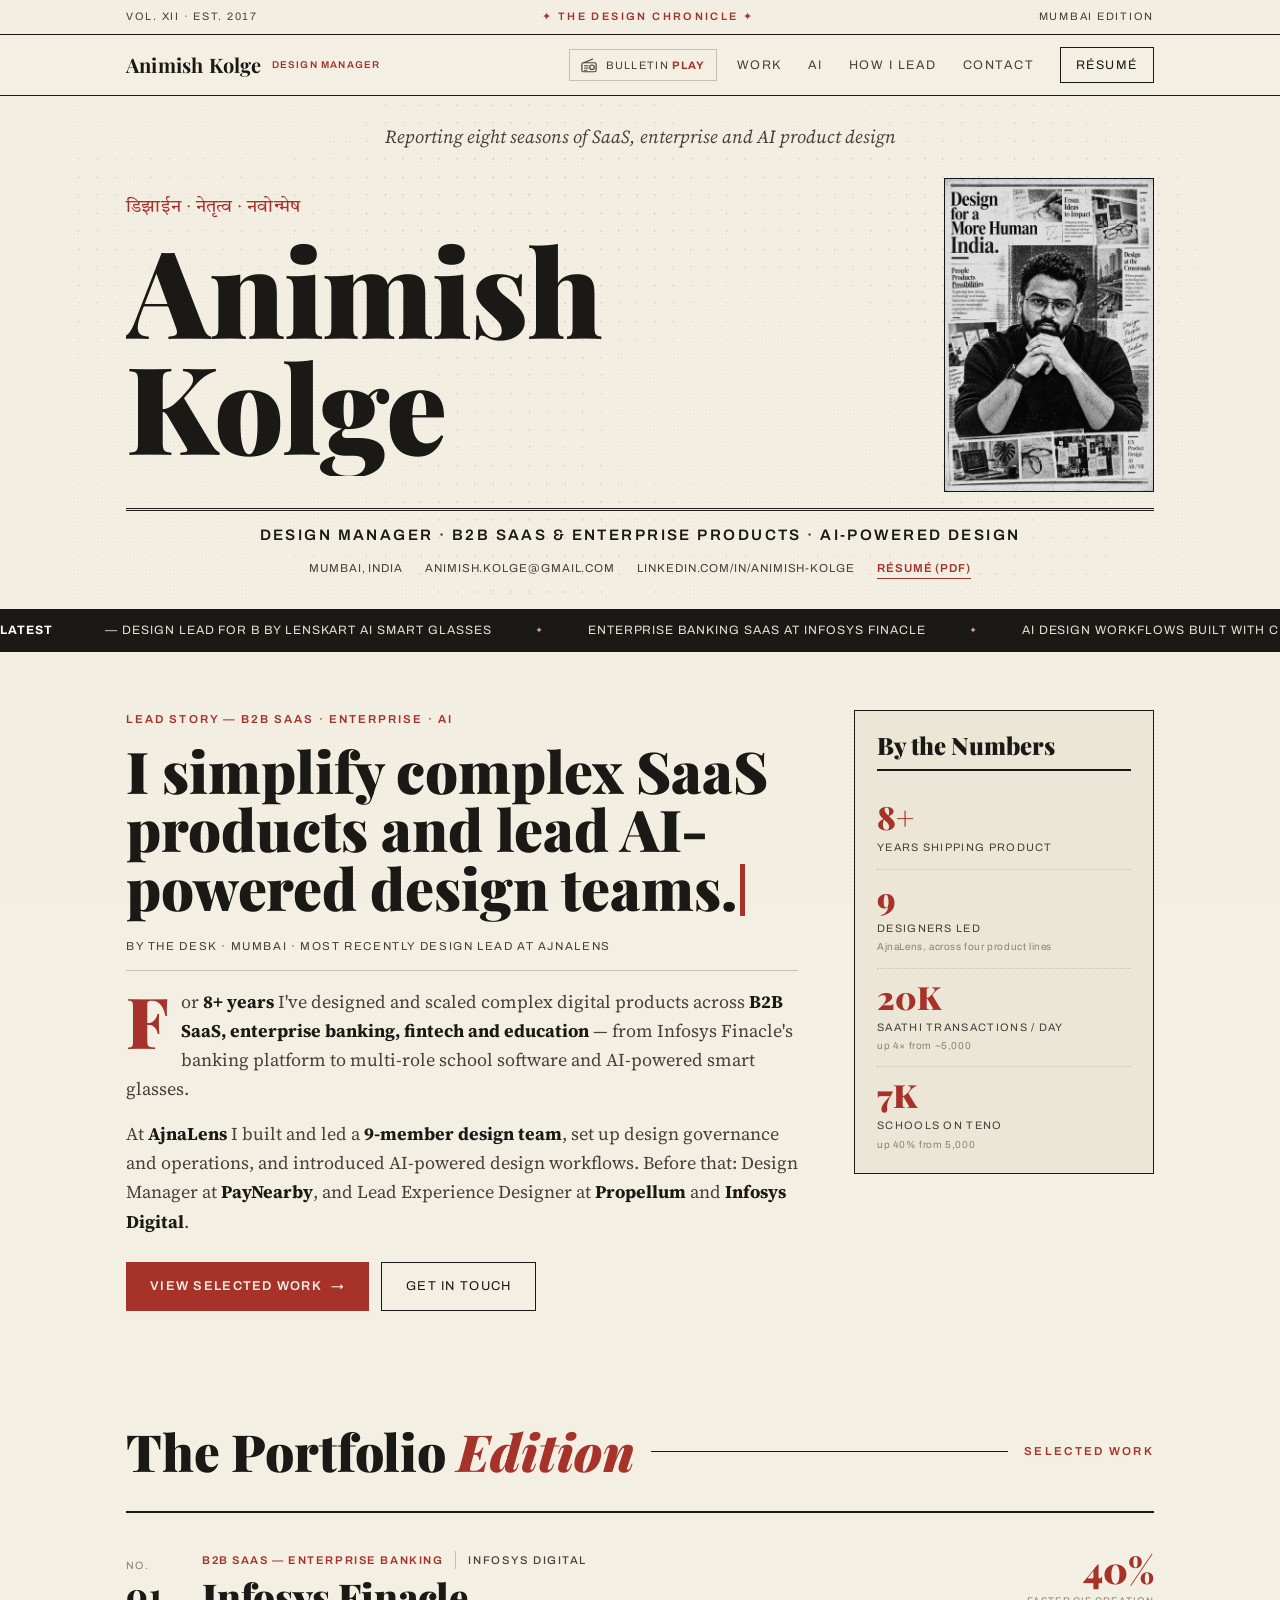
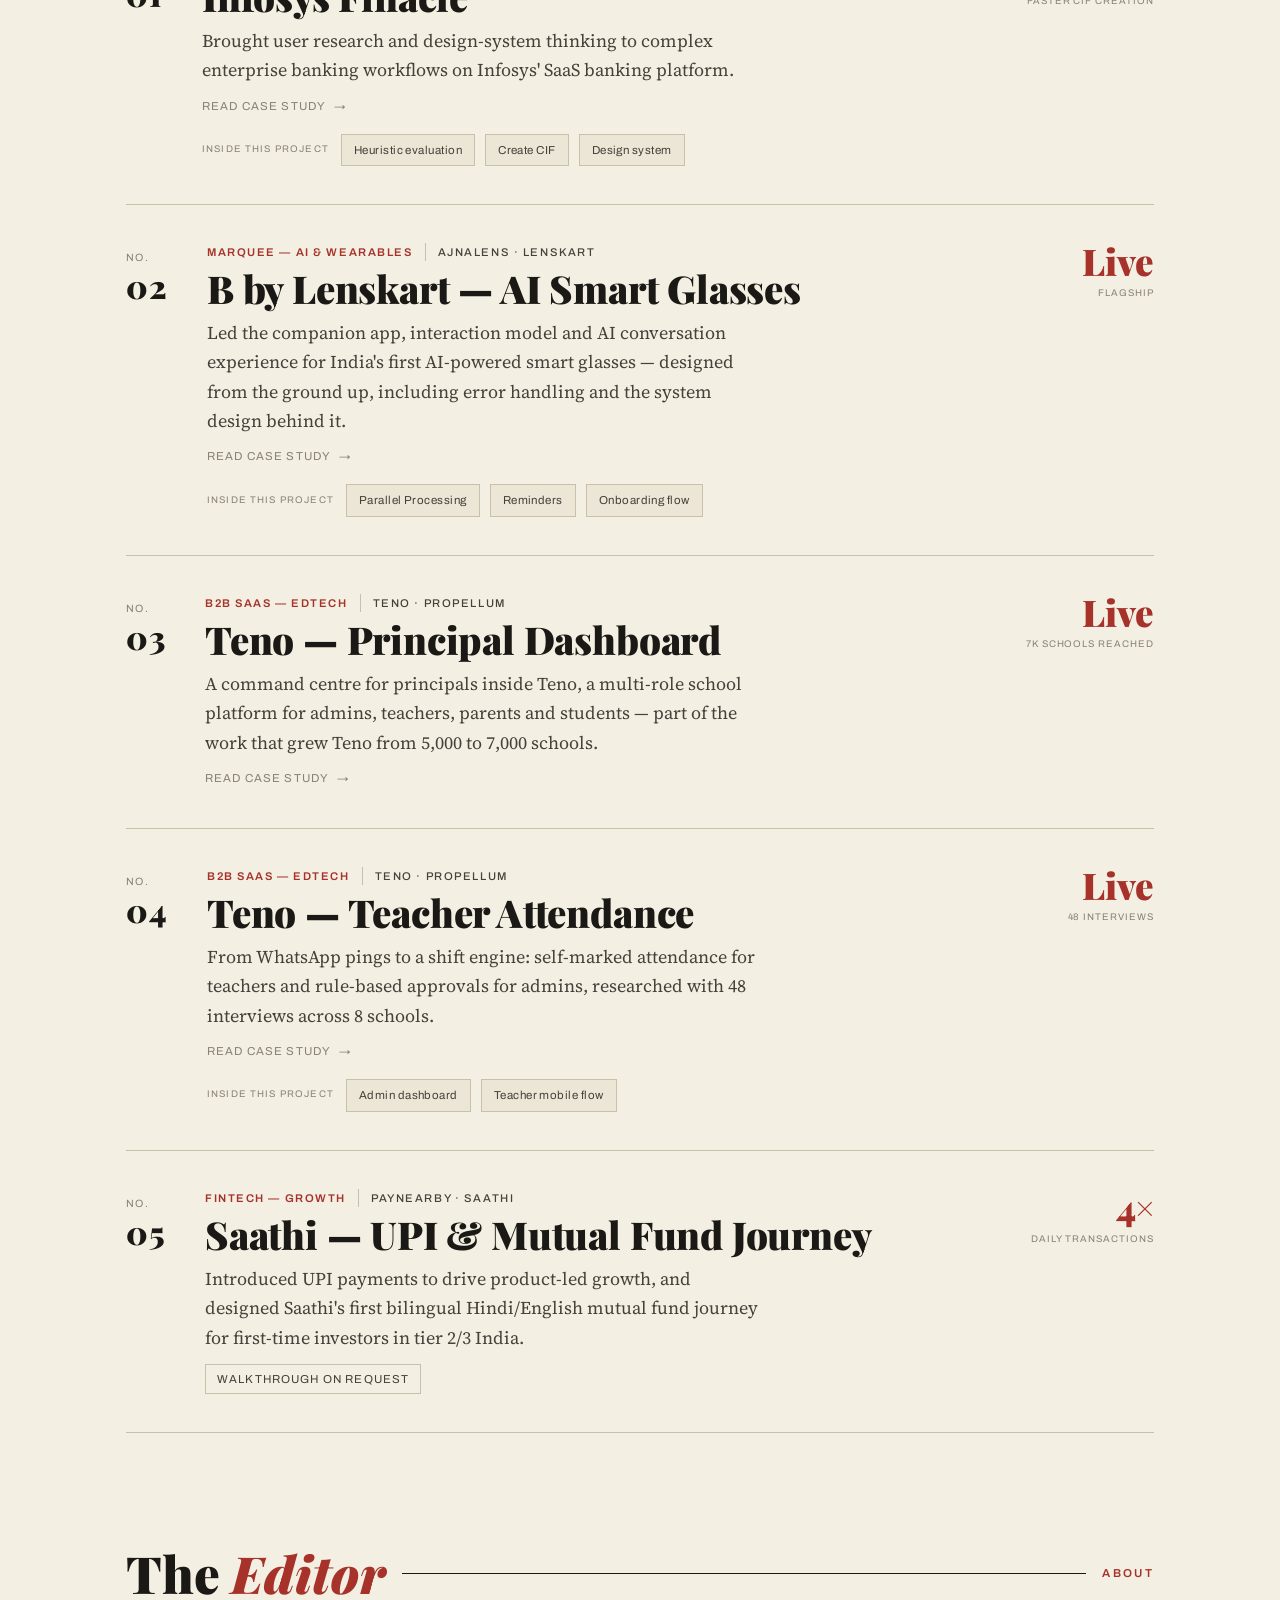
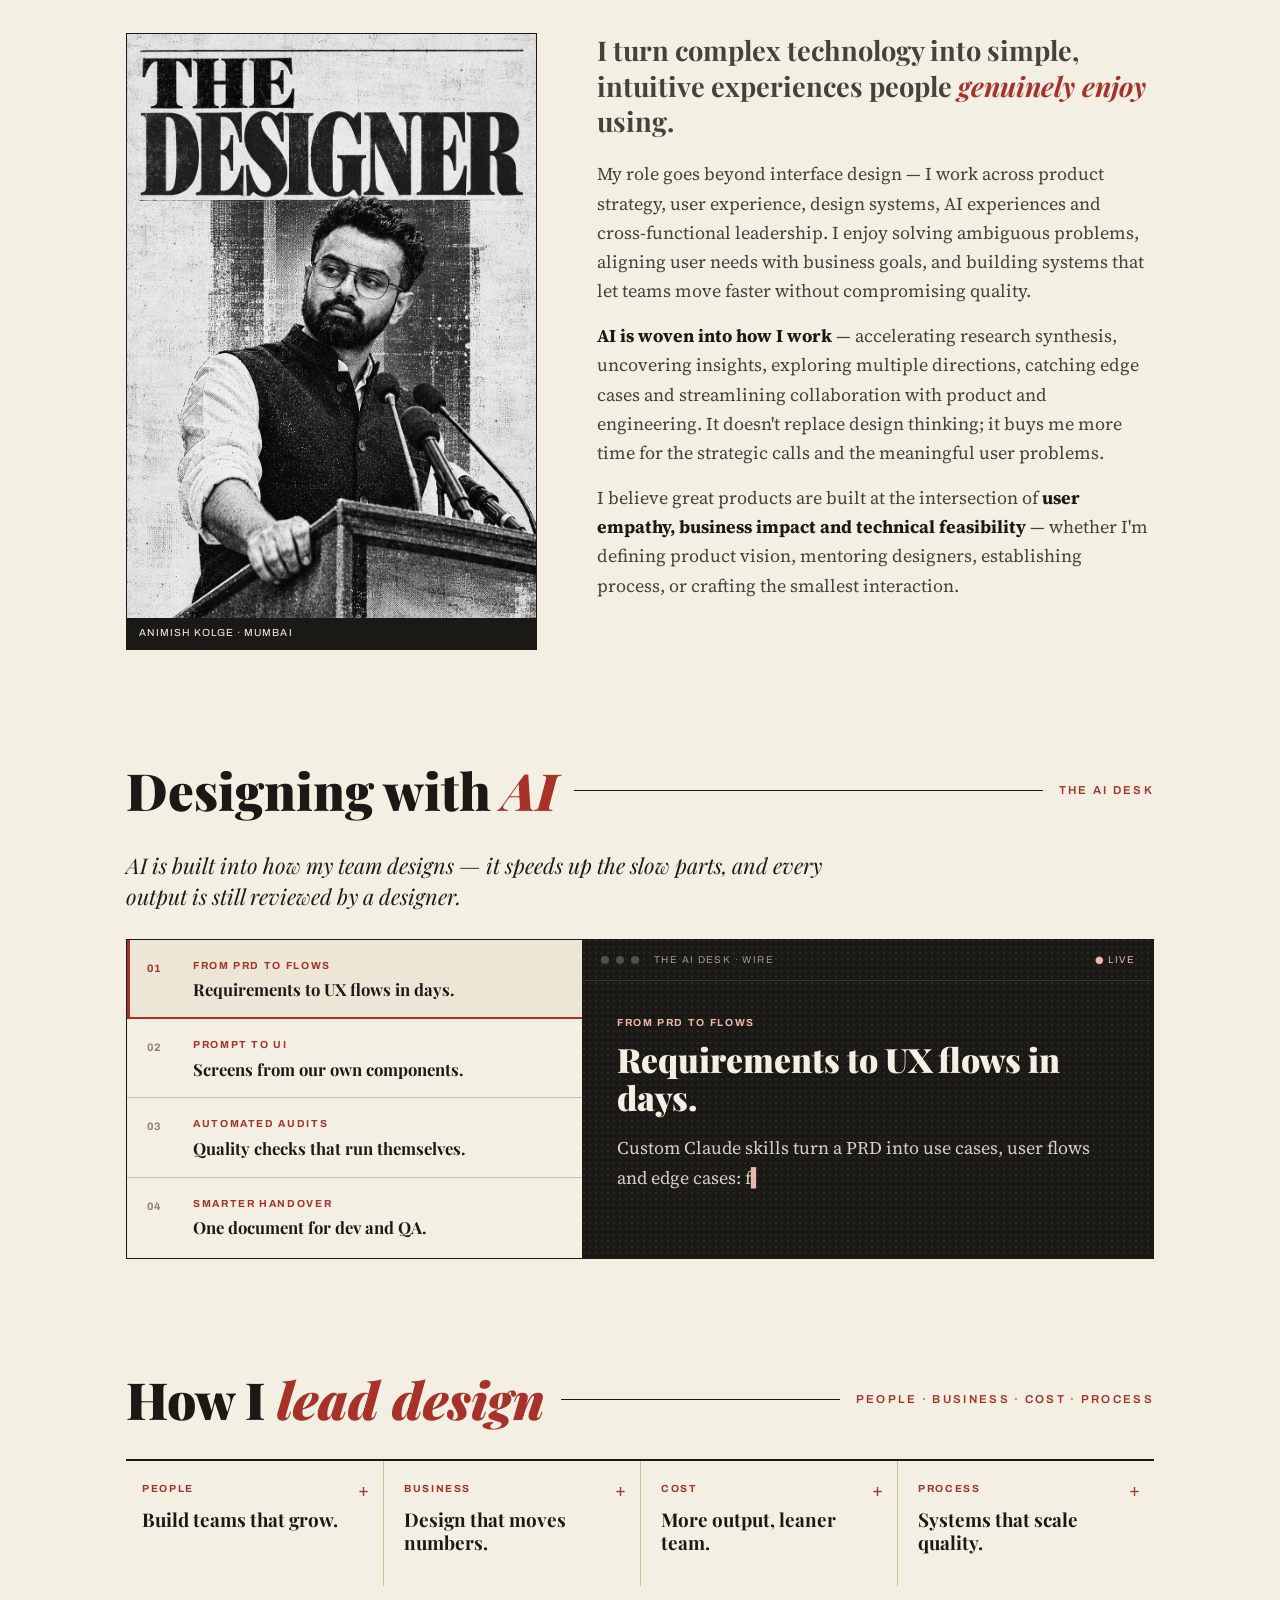
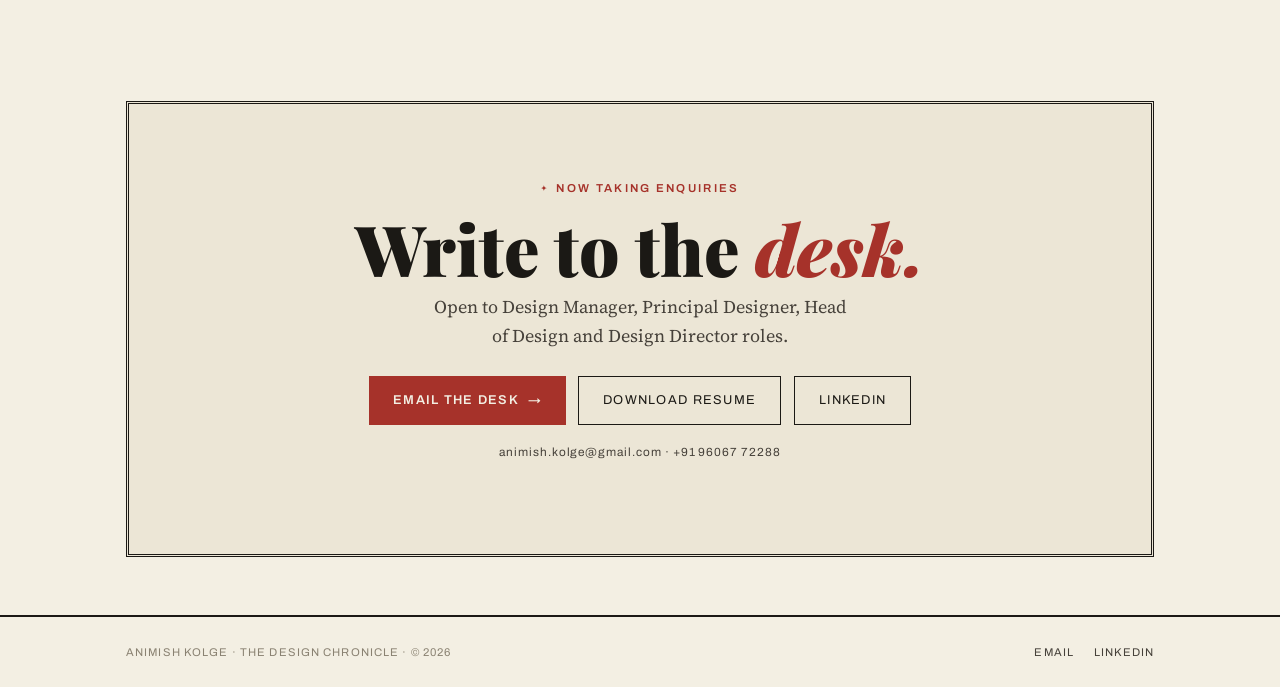
<file: index.html>
<!DOCTYPE html>
<html lang="en">
<head>
<meta charset="UTF-8">
<meta name="viewport" content="width=device-width, initial-scale=1">
<title>Animish Kolge · Design Manager — B2B SaaS, Enterprise &amp; AI Products</title>
<meta name="description" content="Design Manager with 8+ years across B2B SaaS, enterprise banking, fintech and edtech. Led a 9-member design team and built AI-powered design workflows. HCI, IIT Bombay · M.Des, MIT Institute of Design.">
<meta name="author" content="Animish Kolge">
<meta property="og:type" content="website">
<meta property="og:site_name" content="The Design Chronicle — Animish Kolge">
<meta property="og:title" content="Animish Kolge · Design Manager — B2B SaaS, Enterprise &amp; AI Products">
<meta property="og:description" content="Design Manager with 8+ years across B2B SaaS, enterprise banking, fintech and edtech. Led a 9-member design team and built AI-powered design workflows. HCI, IIT Bombay · M.Des, MIT Institute of Design.">
<meta property="og:url" content="https://www.animishdesign.com">
<meta name="twitter:card" content="summary_large_image">
<meta name="twitter:title" content="Animish Kolge · Design Manager — B2B SaaS, Enterprise &amp; AI Products">
<meta name="twitter:description" content="Design Manager with 8+ years across B2B SaaS, enterprise banking, fintech and edtech. Led a 9-member design team and built AI-powered design workflows. HCI, IIT Bombay · M.Des, MIT Institute of Design.">
<link rel="preconnect" href="https://fonts.googleapis.com">
<link rel="preconnect" href="https://fonts.gstatic.com" crossorigin>
<link href="https://fonts.googleapis.com/css2?family=Playfair+Display:ital,wght@0,700;0,900;1,700;1,900&family=Source+Serif+4:ital,wght@0,400;0,600;1,400&family=Archivo:wght@500;600;700&family=Tiro+Devanagari+Hindi&display=swap" rel="stylesheet">
<link rel="stylesheet" href="styles.css">
<link rel="stylesheet" href="index.css">
<link rel="stylesheet" href="cover.css">
</head>
<body id="top">

<!-- reading progress ink bar -->
<div class="progress" id="progress" aria-hidden="true"></div>

<!-- MASTHEAD BAR -->
<div class="topbar">
  <div class="topbar-inner">
    <span class="side">Vol. XII · Est. 2017</span>
    <span class="mid">✦ The Design Chronicle ✦</span>
    <span class="side r" id="dateline">Mumbai Edition</span>
  </div>
</div>

<!-- NAV -->
<nav class="nav">
  <div class="nav-inner">
    <a href="#top" class="brand">Animish&nbsp;Kolge <span class="num">Design Manager</span></a>
    <button class="radio-btn" id="radioBtn" type="button" aria-pressed="false" aria-label="Play the bulletin" title="Bulletin sound">
      <svg viewBox="0 0 24 24" width="18" height="18" aria-hidden="true"><path d="M5 9 L17 4" stroke="currentColor" stroke-width="1.6" fill="none" stroke-linecap="round"/><rect x="2.5" y="9" width="19" height="12" rx="2" fill="none" stroke="currentColor" stroke-width="1.6"/><circle cx="16" cy="15" r="3" fill="none" stroke="currentColor" stroke-width="1.6"/><path d="M6 13h5M6 16h5M6 19h3" stroke="currentColor" stroke-width="1.4" stroke-linecap="round"/></svg>
      <span class="radio-lab">Bulletin <em class="radio-state">Play</em></span>
    </button>
    <button class="nav-toggle" id="navToggle" aria-label="Menu" aria-expanded="false"><span></span></button>
    <div class="nav-links" id="navLinks">
      <a href="#edition">Work</a>
      <a href="#ai">AI</a>
      <a href="#leadership">How I lead</a>
      <a href="#desk">Contact</a>
      <a href="assets/Animish_Kolge_Resume.pdf" target="_blank" rel="noopener" class="nav-cta">Résumé</a>
    </div>
  </div>
</nav>

<!-- NAMEPLATE -->
<header class="plate wrap">
  <canvas class="plate-dots" id="plateDots" aria-hidden="true"></canvas>
  <p class="strap load-1">Reporting eight seasons of SaaS, enterprise and AI product design</p>
  <div class="plate-grid">
    <div>
      <div class="deva load-1">डिझाईन · नेतृत्व · नवोन्मेष</div>
      <h1 class="nameplate" id="nameplate" aria-label="Animish Kolge">
        <span class="np-line load-2">Animish</span>
        <span class="np-line load-3">Kolge</span>
      </h1>
    </div>
    <img class="plate-portrait photo load-2" id="platePortrait" src="assets/plate-portrait.jpg" alt="Animish Kolge" loading="eager">
  </div>
  <hr class="plate-rule draw">
  <div class="plate-role load-3">Design Manager · B2B SaaS &amp; Enterprise Products · AI-Powered Design</div>
  <div class="plate-contact load-3">
    <span>Mumbai, India</span>
    <a href="mailto:animish.kolge@gmail.com">animish.kolge@gmail.com</a>
    <a href="https://www.linkedin.com/in/animish-kolge">linkedin.com/in/animish-kolge</a>
    <a href="assets/Animish_Kolge_Resume.pdf" target="_blank" rel="noopener" class="plate-cv">Résumé (PDF)</a>
  </div>
</header>

<!-- LIVE TICKER -->
<div class="ticker" aria-hidden="true">
  <div class="ticker-track" id="tickerTrack">
    <span class="ti"><b>Latest</b> — Design lead for B by Lenskart AI smart glasses</span>
    <span class="ti">Enterprise banking SaaS at Infosys Finacle</span>
    <span class="ti">AI design workflows built with custom Claude skills</span>
    <span class="ti">Saathi daily transactions up 4×, ~5,000 → 20,000</span>
    <span class="ti">HCI, IIT Bombay · M.Des, MIT Institute of Design</span>
    <span class="ti">Open to Design Manager, Principal Designer &amp; Head of Design roles</span>
  </div>
</div>

<main>

<!-- LEAD STORY -->
<section class="section wrap" id="profile">
  <div class="lead-grid">
    <article class="lead reveal">
      <div class="kicker">Lead Story — B2B SaaS · Enterprise · AI</div>
      <h2 class="type-head" id="typeHead">I simplify complex SaaS products and lead AI-powered design teams.</h2>
      <p class="byline">By the desk · Mumbai · Most recently Design Lead at AjnaLens</p>
      <p class="drop">For <strong>8+ years</strong> I've designed and scaled complex digital products across <strong>B2B SaaS, enterprise banking, fintech and education</strong> — from Infosys Finacle's banking platform to multi-role school software and AI-powered smart glasses.</p>
      <p>At <strong>AjnaLens</strong> I built and led a <strong>9-member design team</strong>, set up design governance and operations, and introduced AI-powered design workflows. Before that: Design Manager at <strong>PayNearby</strong>, and Lead Experience Designer at <strong>Propellum</strong> and <strong>Infosys Digital</strong>.</p>
      <div class="lead-actions">
        <a href="#edition" class="btn btn-primary magnetic">View selected work <span class="arr">→</span></a>
        <a href="#desk" class="btn btn-ghost magnetic">Get in touch</a>
      </div>
    </article>

    <aside class="numbers reveal" aria-label="By the numbers">
      <h3>By the Numbers</h3>
      <div class="num-row"><div class="v"><span class="count" data-to="8" data-suffix="+">8+</span></div><div class="k">Years shipping product</div></div>
      <div class="num-row"><div class="v"><span class="count" data-to="9" data-suffix="">9</span></div><div class="k">Designers led <small>AjnaLens, across four product lines</small></div></div>
      <div class="num-row"><div class="v"><span class="count" data-to="20" data-suffix="K">20K</span></div><div class="k">Saathi transactions / day <small>up 4× from ~5,000</small></div></div>
      <div class="num-row"><div class="v"><span class="count" data-to="7" data-suffix="K">7K</span></div><div class="k">Schools on Teno <small>up 40% from 5,000</small></div></div>
    </aside>
  </div>
</section>

<!-- THE PORTFOLIO EDITION -->
<section class="section wrap" id="edition">
  <div class="sec-head reveal">
    <h2 class="sec-title">The Portfolio <em>Edition</em></h2>
    <span class="line"></span>
    <span class="eyebrow plain">Selected Work</span>
  </div>

  <div class="editions" id="editions">

    <!-- 01 -->
    <a class="entry reveal" href="projects/finacle-cif.html" data-kicker="B2B SaaS — Enterprise Banking" data-title="Infosys Finacle — CIF" data-metric="40%" data-accent="#A6322A">
      <div class="entry-no">No.<b>01</b></div>
      <div class="entry-main">
        <div class="entry-kicker">B2B SaaS — Enterprise Banking <span class="tag">Infosys Digital</span></div>
        <h3 class="entry-title"><span>Infosys Finacle</span></h3>
        <p class="entry-dek">Brought user research and design-system thinking to complex enterprise banking workflows on Infosys' SaaS banking platform.</p>
        <span class="entry-go">Read case study <span class="arr">→</span></span>
        <div class="entry-sublinks">
          <span class="sub-label">Inside this project</span>
          <span class="sub-tag">Heuristic evaluation</span>
          <span class="sub-tag">Create CIF</span>
          <span class="sub-tag">Design system</span>
        </div>
      </div>
      <div class="entry-result"><div class="entry-metric">40%</div><div class="entry-metric-label">faster CIF creation</div></div>
    </a>

    <!-- 02 -->
    <a class="entry reveal" href="projects/smart-glasses.html" data-kicker="Marquee — AI &amp; Wearables" data-title="B by Lenskart — AI Smart Glasses" data-metric="Live" data-accent="#A6322A">
      <div class="entry-no">No.<b>02</b></div>
      <div class="entry-main">
        <div class="entry-kicker">Marquee — AI &amp; Wearables <span class="tag">AjnaLens · Lenskart</span></div>
        <h3 class="entry-title"><span>B by Lenskart — AI Smart Glasses</span></h3>
        <p class="entry-dek">Led the companion app, interaction model and AI conversation experience for India's first AI-powered smart glasses — designed from the ground up, including error handling and the system design behind it.</p>
        <span class="entry-go">Read case study <span class="arr">→</span></span>
        <div class="entry-sublinks">
          <span class="sub-label">Inside this project</span>
          <span class="sub-tag">Parallel Processing</span>
          <span class="sub-tag">Reminders</span>
          <span class="sub-tag">Onboarding flow</span>
        </div>
      </div>
      <div class="entry-result"><div class="entry-metric">Live</div><div class="entry-metric-label">flagship</div></div>
    </a>

    <!-- 03 -->
    <a class="entry reveal" href="projects/teno-principal.html" data-kicker="B2B SaaS — EdTech" data-title="Teno — Principal Dashboard" data-metric="Live" data-accent="#A6322A">
      <div class="entry-no">No.<b>03</b></div>
      <div class="entry-main">
        <div class="entry-kicker">B2B SaaS — EdTech <span class="tag">Teno · Propellum</span></div>
        <h3 class="entry-title"><span>Teno — Principal Dashboard</span></h3>
        <p class="entry-dek">A command centre for principals inside Teno, a multi-role school platform for admins, teachers, parents and students — part of the work that grew Teno from 5,000 to 7,000 schools.</p>
        <span class="entry-go">Read case study <span class="arr">→</span></span>
      </div>
      <div class="entry-result"><div class="entry-metric">Live</div><div class="entry-metric-label">7K schools reached</div></div>
    </a>

    <!-- 04 -->
    <a class="entry reveal" href="projects/teno-attendance.html" data-kicker="B2B SaaS — EdTech" data-title="Teno — Teacher Attendance" data-metric="Live" data-accent="#A6322A">
      <div class="entry-no">No.<b>04</b></div>
      <div class="entry-main">
        <div class="entry-kicker">B2B SaaS — EdTech <span class="tag">Teno · Propellum</span></div>
        <h3 class="entry-title"><span>Teno — Teacher Attendance</span></h3>
        <p class="entry-dek">From WhatsApp pings to a shift engine: self-marked attendance for teachers and rule-based approvals for admins, researched with 48 interviews across 8 schools.</p>
        <span class="entry-go">Read case study <span class="arr">→</span></span>
        <div class="entry-sublinks">
          <span class="sub-label">Inside this project</span>
          <span class="sub-tag">Admin dashboard</span>
          <span class="sub-tag">Teacher mobile flow</span>
        </div>
      </div>
      <div class="entry-result"><div class="entry-metric">Live</div><div class="entry-metric-label">48 interviews</div></div>
    </a>

    <!-- 05 -->
    <div class="entry entry-static reveal" data-kicker="Fintech — Growth" data-title="Saathi — UPI &amp; Mutual Fund Journey" data-metric="4×" data-accent="#A6322A">
      <div class="entry-no">No.<b>05</b></div>
      <div class="entry-main">
        <div class="entry-kicker">Fintech — Growth <span class="tag">PayNearby · Saathi</span></div>
        <h3 class="entry-title"><span>Saathi — UPI &amp; Mutual Fund Journey</span></h3>
        <p class="entry-dek">Introduced UPI payments to drive product-led growth, and designed Saathi's first bilingual Hindi/English mutual fund journey for first-time investors in tier 2/3 India.</p>
        <span class="entry-go req">Walkthrough on request</span>
      </div>
      <div class="entry-result"><div class="entry-metric">4×</div><div class="entry-metric-label">daily transactions</div></div>
    </div>


  </div>
</section>

<!-- PROFILE / ABOUT with photo -->
<section class="section wrap" id="editor">
  <div class="sec-head reveal">
    <h2 class="sec-title">The <em>Editor</em></h2>
    <span class="line"></span>
    <span class="eyebrow plain">About</span>
  </div>
  <div class="about-grid">
    <figure class="about-photo full reveal">
      <img src="assets/editor-portrait.jpg" alt="Animish Kolge" loading="lazy">
      <figcaption>Animish Kolge · Mumbai</figcaption>
    </figure>
    <div class="about-body reveal">
      <p class="lead-p">I turn complex technology into simple, intuitive experiences people <em>genuinely enjoy</em> using.</p>
      <p>My role goes beyond interface design — I work across product strategy, user experience, design systems, AI experiences and cross-functional leadership. I enjoy solving ambiguous problems, aligning user needs with business goals, and building systems that let teams move faster without compromising quality.</p>
      <p><strong>AI is woven into how I work</strong> — accelerating research synthesis, uncovering insights, exploring multiple directions, catching edge cases and streamlining collaboration with product and engineering. It doesn't replace design thinking; it buys me more time for the strategic calls and the meaningful user problems.</p>
      <p>I believe great products are built at the intersection of <strong>user empathy, business impact and technical feasibility</strong> — whether I'm defining product vision, mentoring designers, establishing process, or crafting the smallest interaction.</p>
    </div>
  </div>
</section>

<!-- DESIGNING WITH AI -->
<section class="section wrap" id="ai">
  <div class="sec-head reveal">
    <h2 class="sec-title">Designing with <em>AI</em></h2>
    <span class="line"></span>
    <span class="eyebrow plain">The AI Desk</span>
  </div>
  <p class="hl-intro reveal">AI is built into how my team designs — it speeds up the slow parts, and every output is still reviewed by a designer.</p>
  <div class="ai-desk reveal" id="aiDesk">
    <div class="ai-tabs" role="tablist" aria-label="AI design workflows"><button class="ai-tab on" role="tab" id="aitab0" aria-controls="aipanel0" aria-selected="true" type="button"><span class="ai-n">01</span><span class="ai-tab-txt"><span class="hl-lab">From PRD to flows</span><b>Requirements to UX flows in days.</b></span><span class="ai-bar"></span></button><button class="ai-tab" role="tab" id="aitab1" aria-controls="aipanel1" aria-selected="false" type="button"><span class="ai-n">02</span><span class="ai-tab-txt"><span class="hl-lab">Prompt to UI</span><b>Screens from our own components.</b></span><span class="ai-bar"></span></button><button class="ai-tab" role="tab" id="aitab2" aria-controls="aipanel2" aria-selected="false" type="button"><span class="ai-n">03</span><span class="ai-tab-txt"><span class="hl-lab">Automated audits</span><b>Quality checks that run themselves.</b></span><span class="ai-bar"></span></button><button class="ai-tab" role="tab" id="aitab3" aria-controls="aipanel3" aria-selected="false" type="button"><span class="ai-n">04</span><span class="ai-tab-txt"><span class="hl-lab">Smarter handover</span><b>One document for dev and QA.</b></span><span class="ai-bar"></span></button></div>
    <div class="ai-screen">
      <div class="ai-screen-top"><span class="ai-dot"></span><span class="ai-dot"></span><span class="ai-dot"></span><span class="ai-title">The AI Desk · wire</span><span class="ai-live">● Live</span></div>
      <div class="ai-panels"><div class="ai-panel" role="tabpanel" id="aipanel0" aria-labelledby="aitab0"><span class="hl-lab">From PRD to flows</span><h3>Requirements to UX flows in days.</h3><p class="ai-out">Custom Claude skills turn a PRD into use cases, user flows and edge cases: feature specs went from 1–2 weeks to 3–4 days.</p></div><div class="ai-panel" role="tabpanel" id="aipanel1" aria-labelledby="aitab1"><span class="hl-lab">Prompt to UI</span><h3>Screens from our own components.</h3><p class="ai-out">Prompt-to-UI generation built on the team's component library, so new screens start on-brand and consistent.</p></div><div class="ai-panel" role="tabpanel" id="aipanel2" aria-labelledby="aitab2"><span class="hl-lab">Automated audits</span><h3>Quality checks that run themselves.</h3><p class="ai-out">Automated design audits catch inconsistencies against the design system before handoff.</p></div><div class="ai-panel" role="tabpanel" id="aipanel3" aria-labelledby="aitab3"><span class="hl-lab">Smarter handover</span><h3>One document for dev and QA.</h3><p class="ai-out">AI-assisted handover covering use cases, edge cases and error handling per component, which doubles as QA's test-case source.</p></div></div>
    </div>
  </div>
</section>

<!-- HOW I LEAD DESIGN -->
<section class="section wrap" id="leadership">
  <div class="sec-head reveal">
    <h2 class="sec-title">How I <em>lead design</em></h2>
    <span class="line"></span>
    <span class="eyebrow plain">People · Business · Cost · Process</span>
  </div>
  <div class="hl-grid lead-cards reveal" id="leadCards">
      <div class="hl-item" tabindex="0"><span class="hl-lab">People</span><h3>Build teams that grow.</h3><p>I own hiring, mentorship and performance for my team, with a KRA/KPI framework tied to company OKRs and each designer's career growth. I also helped set up and lead the Infosys Design Studio.</p></div>
      <div class="hl-item" tabindex="0"><span class="hl-lab">Business</span><h3>Design that moves numbers.</h3><p>I tie design to business goals. At PayNearby, daily train and flight bookings rose 12%, and the gold-loan and mutual-fund journey went from 18 steps to 12.</p></div>
      <div class="hl-item" tabindex="0"><span class="hl-lab">Cost</span><h3>More output, leaner team.</h3><p>My team absorbed a workload that would normally need two more junior designers, through better work planning and AI — and I manage AI token usage for maximum output at minimum cost.</p></div>
      <div class="hl-item" tabindex="0"><span class="hl-lab">Process</span><h3>Systems that scale quality.</h3><p>I set up design governance, a design operations model and a design maturity model with regular audits, cutting handoff friction and rework between design and engineering.</p></div>
  </div>
</section>

</main>

<!-- CONTACT DESK -->
<section class="section wrap" id="desk">
  <div class="desk reveal">
    <span class="eyebrow">Now Taking Enquiries</span>
    <h2>Write to the <em>desk.</em></h2>
    <p>Open to Design Manager, Principal Designer, Head of Design and Design Director roles.</p>
    <div class="desk-actions">
      <a href="mailto:animish.kolge@gmail.com" class="btn btn-primary magnetic">Email the desk <span class="arr">→</span></a>
      <a href="assets/Animish_Kolge_Resume.pdf" download class="btn btn-ghost magnetic">Download Resume</a>
      <a href="https://www.linkedin.com/in/animish-kolge" class="btn btn-ghost magnetic">LinkedIn</a>
    </div>
    <p class="desk-meta"><a href="mailto:animish.kolge@gmail.com">animish.kolge@gmail.com</a> · <a href="tel:+919606772288">+91 96067 72288</a></p>
  </div>
</section>

<!-- FOOTER -->
<footer class="foot">
  <div class="wrap foot-inner">
    <span class="foot-meta">Animish Kolge · The Design Chronicle · © 2026</span>
    <div class="foot-links">
      <a href="mailto:animish.kolge@gmail.com">Email</a>
      <a href="https://www.linkedin.com/in/animish-kolge">LinkedIn</a>
    </div>
  </div>
</footer>

<script src="script.js"></script>
<script src="index.js"></script>
<script src="cover.js"></script>
<script src="ai-home.js"></script>
</body>
</html>
</file>
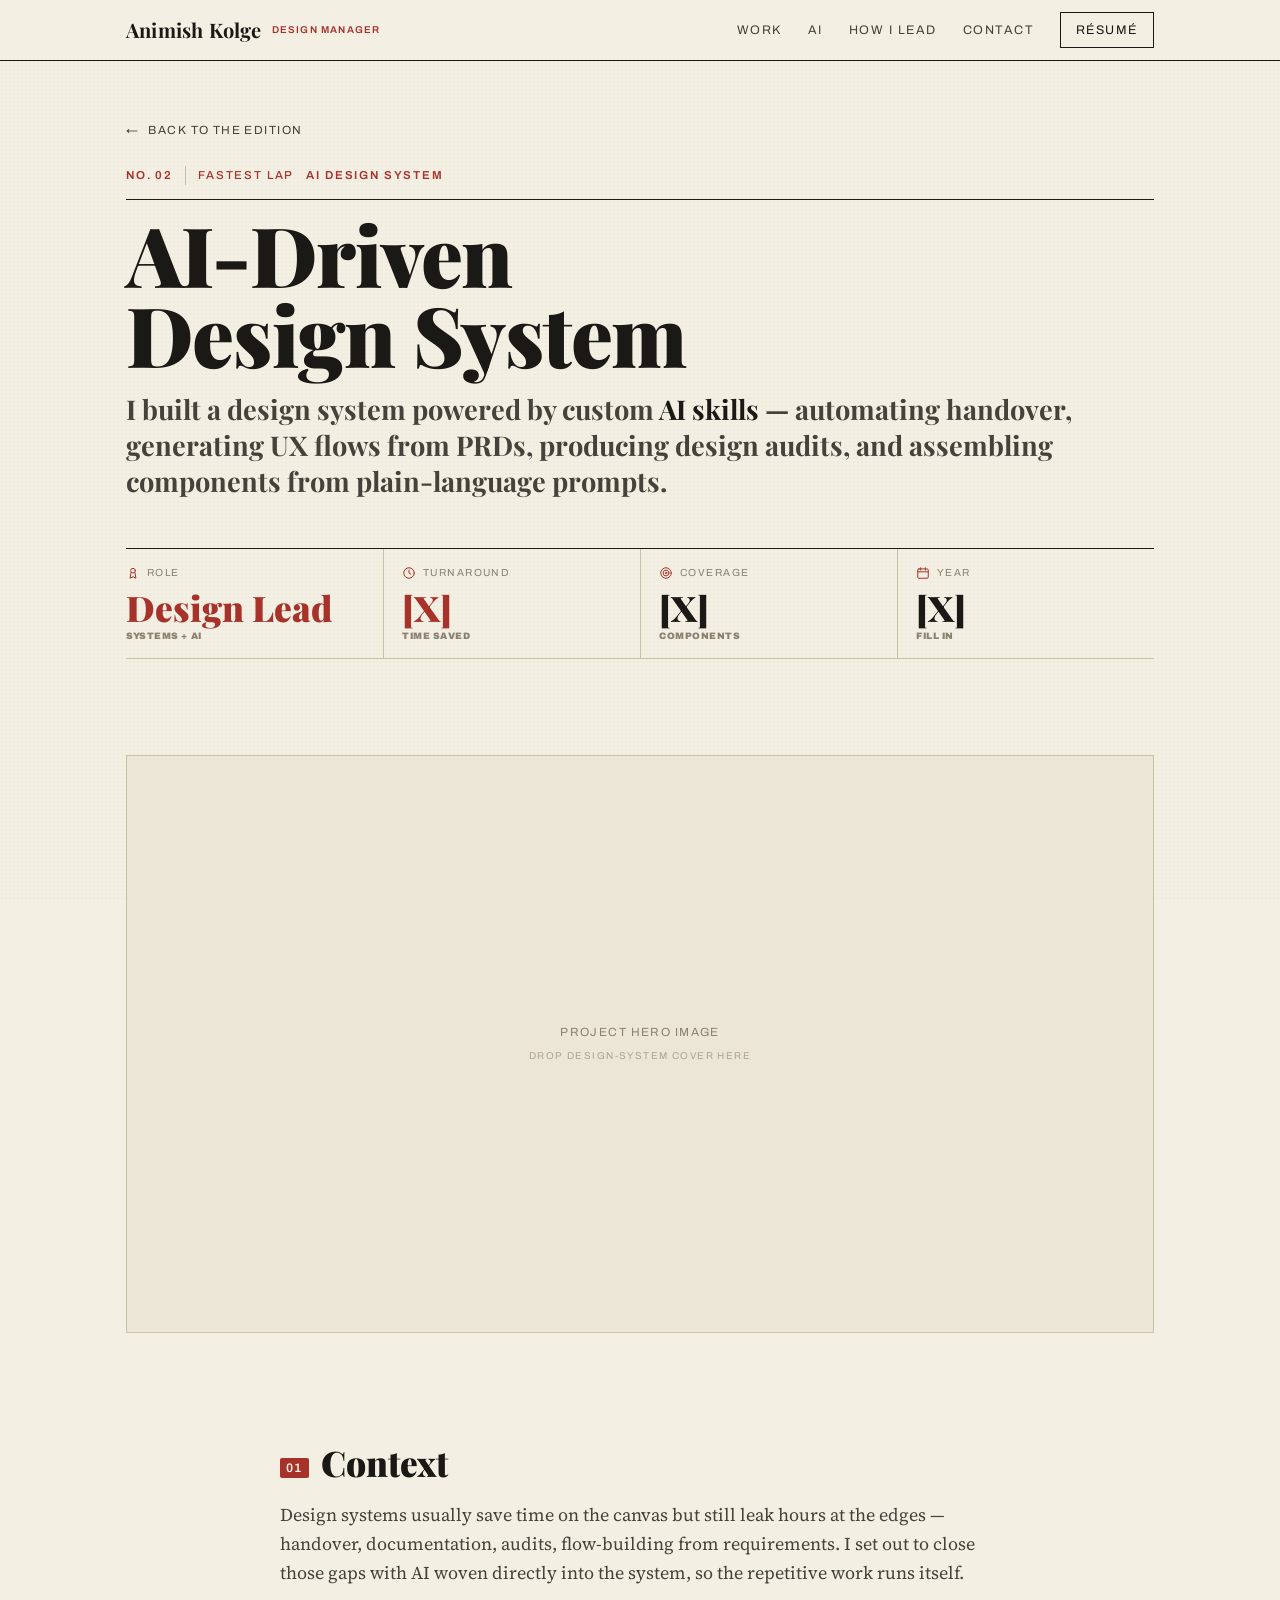
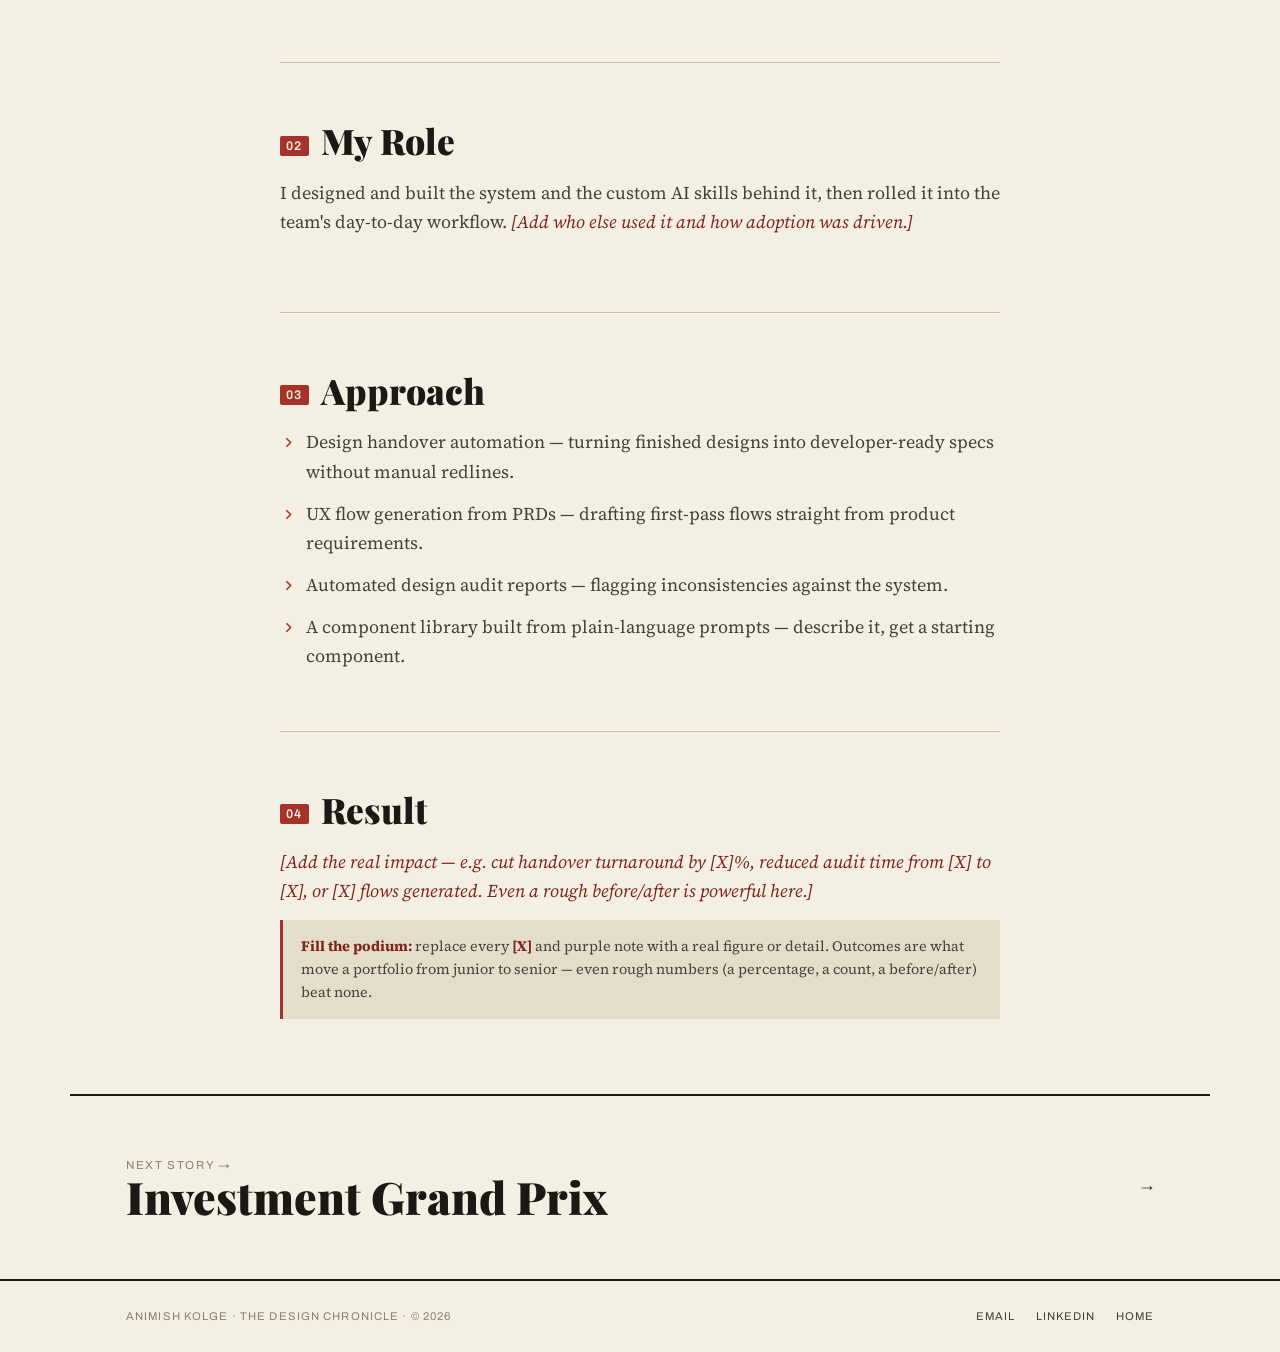
<file: projects/design-system.html>
<!DOCTYPE html>
<html lang="en">
<head>
<meta charset="UTF-8">
<meta name="viewport" content="width=device-width, initial-scale=1">
<title>AI-Driven Design System · Animish Kolge</title>
<meta name="description" content="I built a design system powered by custom AI skills — automating handover, generating UX flows from PRDs, producing design audits, and assembling components from plain-language prompts.">
<meta property="og:type" content="article">
<meta property="og:site_name" content="Animish Kolge — Design Lead">
<meta property="og:title" content="AI-Driven Design System · Animish Kolge">
<meta property="og:description" content="I built a design system powered by custom AI skills — automating handover, generating UX flows from PRDs, producing design audits, and assembling components from plain-language prompts.">
<link rel="preconnect" href="https://fonts.googleapis.com">
<link rel="preconnect" href="https://fonts.gstatic.com" crossorigin>
<link href="https://fonts.googleapis.com/css2?family=Playfair+Display:ital,wght@0,700;0,900;1,700;1,900&family=Source+Serif+4:ital,wght@0,400;0,600;1,400&family=Archivo:wght@500;600&family=Tiro+Devanagari+Hindi&display=swap" rel="stylesheet">
<link rel="stylesheet" href="../styles.css">
<link rel="stylesheet" href="../casestudy.css">
</head>
<body class="cs-clean">
<a class="skip" href="#csbody">Skip to content</a>

<nav class="nav">
  <div class="nav-inner">
    <a href="../index.html" class="brand">Animish&nbsp;Kolge <span class="num">Design Manager</span></a>
    <button class="nav-toggle" id="navToggle" aria-label="Menu" aria-expanded="false"><span></span></button>
    <div class="nav-links" id="navLinks">
      <a href="../index.html#edition">Work</a>
      <a href="../index.html#ai">AI</a>
      <a href="../index.html#leadership">How I lead</a>
      <a href="../index.html#desk">Contact</a>
      <a href="../assets/Animish_Kolge_Resume.pdf" target="_blank" rel="noopener" class="nav-cta">Résumé</a>
    </div>
  </div>
</nav>

<header class="cs-hero">
  <div class="wrap">
    <a href="../index.html#edition" class="cs-back"><span class="arr">←</span> Back to the edition</a>
    <div class="cs-round"><span>No. 02</span><span class="flag fast">Fastest lap</span><span>AI Design System</span></div>
    <h1 class="cs-title">AI-Driven Design System</h1>
    <p class="cs-lede">I built a design system powered by custom <b>AI skills</b> — automating handover, generating UX flows from PRDs, producing design audits, and assembling components from plain-language prompts.</p>
    <div class="cs-board">
      <div class="cs-board-cell"><div class="k">Role</div><div class="v cyan">Design Lead<small>systems + AI</small></div></div>
      <div class="cs-board-cell"><div class="k">Turnaround</div><div class="v fast">[X]<small>time saved</small></div></div>
      <div class="cs-board-cell"><div class="k">Coverage</div><div class="v ">[X]<small>components</small></div></div>
      <div class="cs-board-cell"><div class="k">Year</div><div class="v ">[X]<small>fill in</small></div></div>
    </div>
  </div>
</header>

<main class="wrap">
  <div class="cs-plate">
    <div class="ph">PROJECT HERO IMAGE<small>drop design-system cover here</small></div>
  </div>

  <div class="cs-body" id="csbody">
    <section class="cs-block">
      <h2><span class="n">01</span>Context</h2>
      <p>Design systems usually save time on the canvas but still leak hours at the edges — handover, documentation, audits, flow-building from requirements. I set out to close those gaps with AI woven directly into the system, so the repetitive work runs itself.</p>
    </section>
    <section class="cs-block">
      <h2><span class="n">02</span>My Role</h2>
      <p>I designed and built the system and the custom AI skills behind it, then rolled it into the team's day-to-day workflow. <span class='fill'>[Add who else used it and how adoption was driven.]</span></p>
    </section>
    <section class="cs-block">
      <h2><span class="n">03</span>Approach</h2>
      <ul class="cs-list"><li>Design handover automation — turning finished designs into developer-ready specs without manual redlines.</li><li>UX flow generation from PRDs — drafting first-pass flows straight from product requirements.</li><li>Automated design audit reports — flagging inconsistencies against the system.</li><li>A component library built from plain-language prompts — describe it, get a starting component.</li></ul>
    </section>
    <section class="cs-block">
      <h2><span class="n">04</span>Result</h2>
      <p><span class='fill'>[Add the real impact — e.g. cut handover turnaround by [X]%, reduced audit time from [X] to [X], or [X] flows generated. Even a rough before/after is powerful here.]</span></p>
      <p class="note"><b>Fill the podium:</b> replace every <b>[X]</b> and purple note with a real figure or detail. Outcomes are what move a portfolio from junior to senior — even rough numbers (a percentage, a count, a before/after) beat none.</p>
    </section>
  </div>
</main>

<div class="wrap cs-next">
  <a href="saathi-investment.html">
    <div><div class="lab">Next story →</div><div class="nm">Investment Grand Prix</div></div>
    <span class="cs-back" style="margin:0"><span class="arr" style="transform:none">→</span></span>
  </a>
</div>

<footer class="foot">
  <div class="wrap foot-inner">
    <span class="foot-meta">Animish Kolge · The Design Chronicle · © 2026</span>
    <div class="foot-links">
      <a href="mailto:animish.kolge@gmail.com">Email</a>
      <a href="https://www.linkedin.com/in/animish-kolge">LinkedIn</a>
      <a href="../index.html">Home</a>
    </div>
  </div>
</footer>

<script src="../script.js"></script>
<script src="../cs-enhance.js"></script>
</body>
</html>
</file>
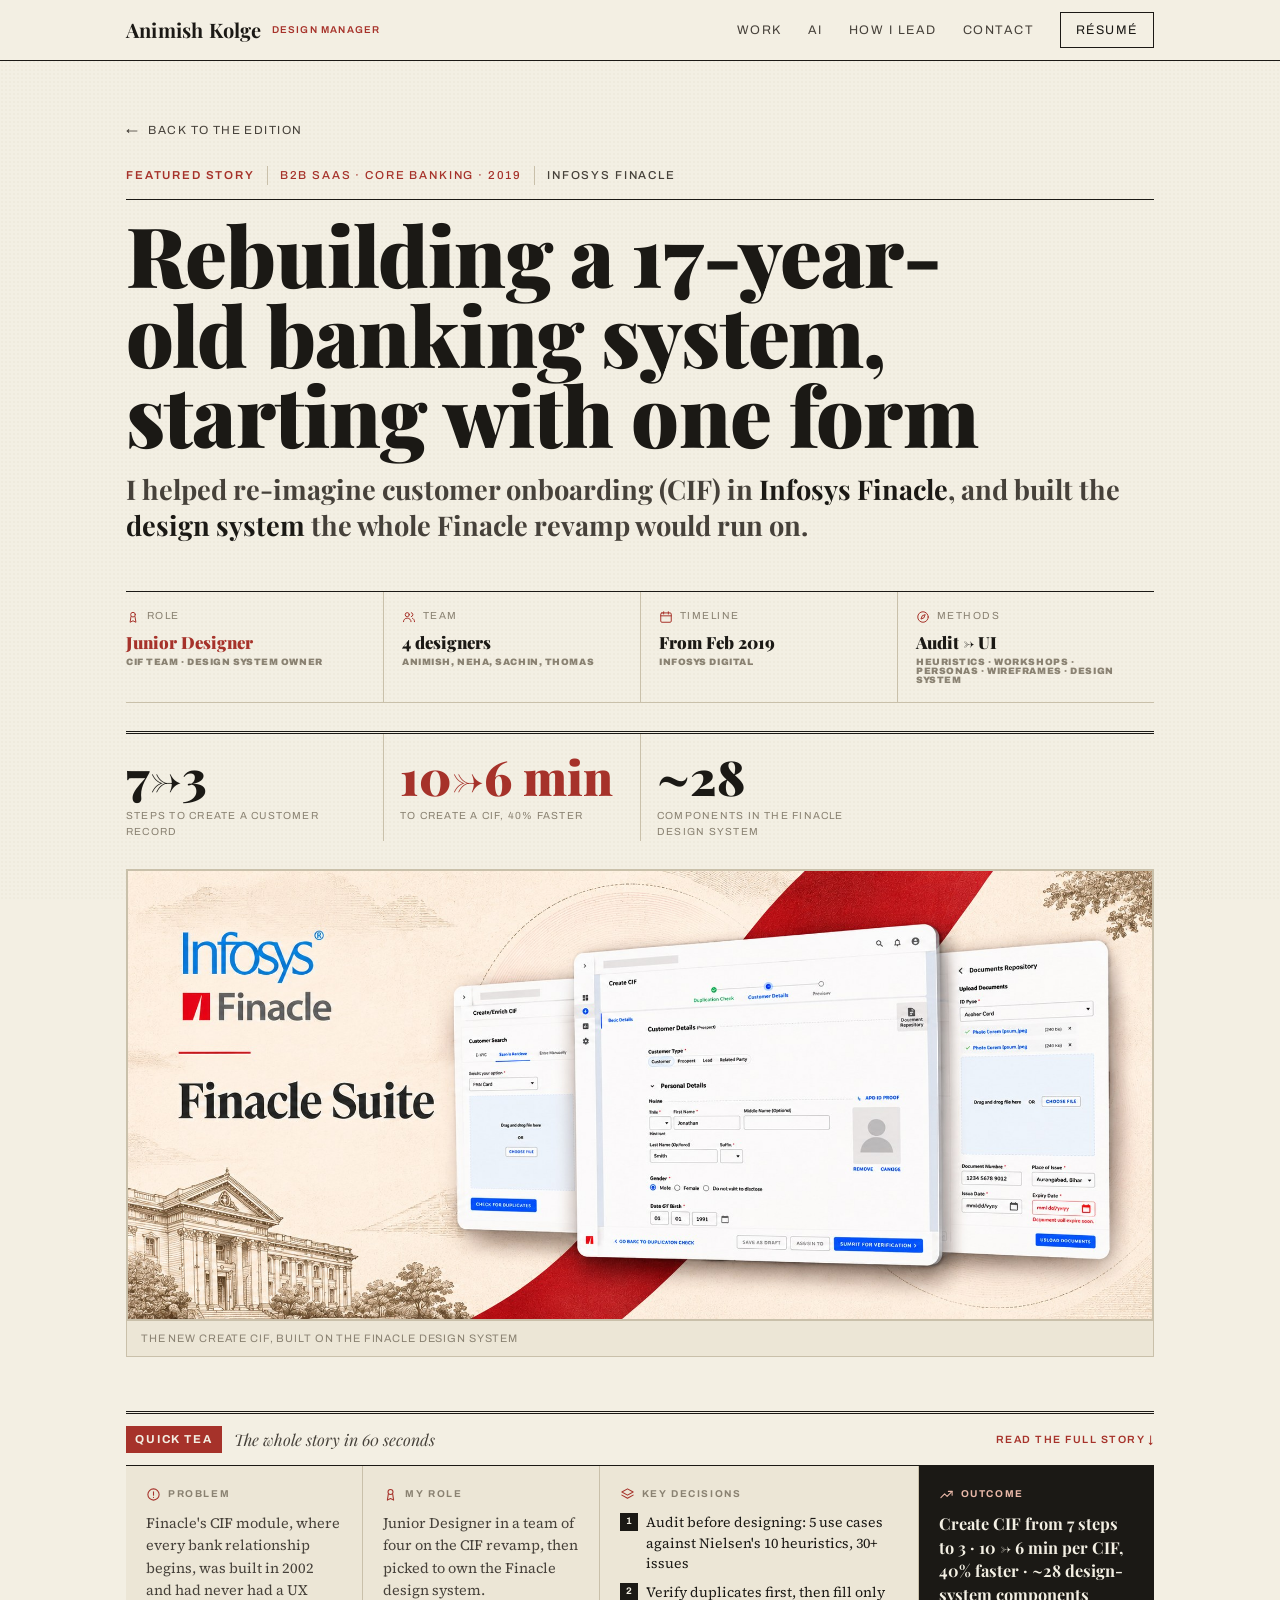
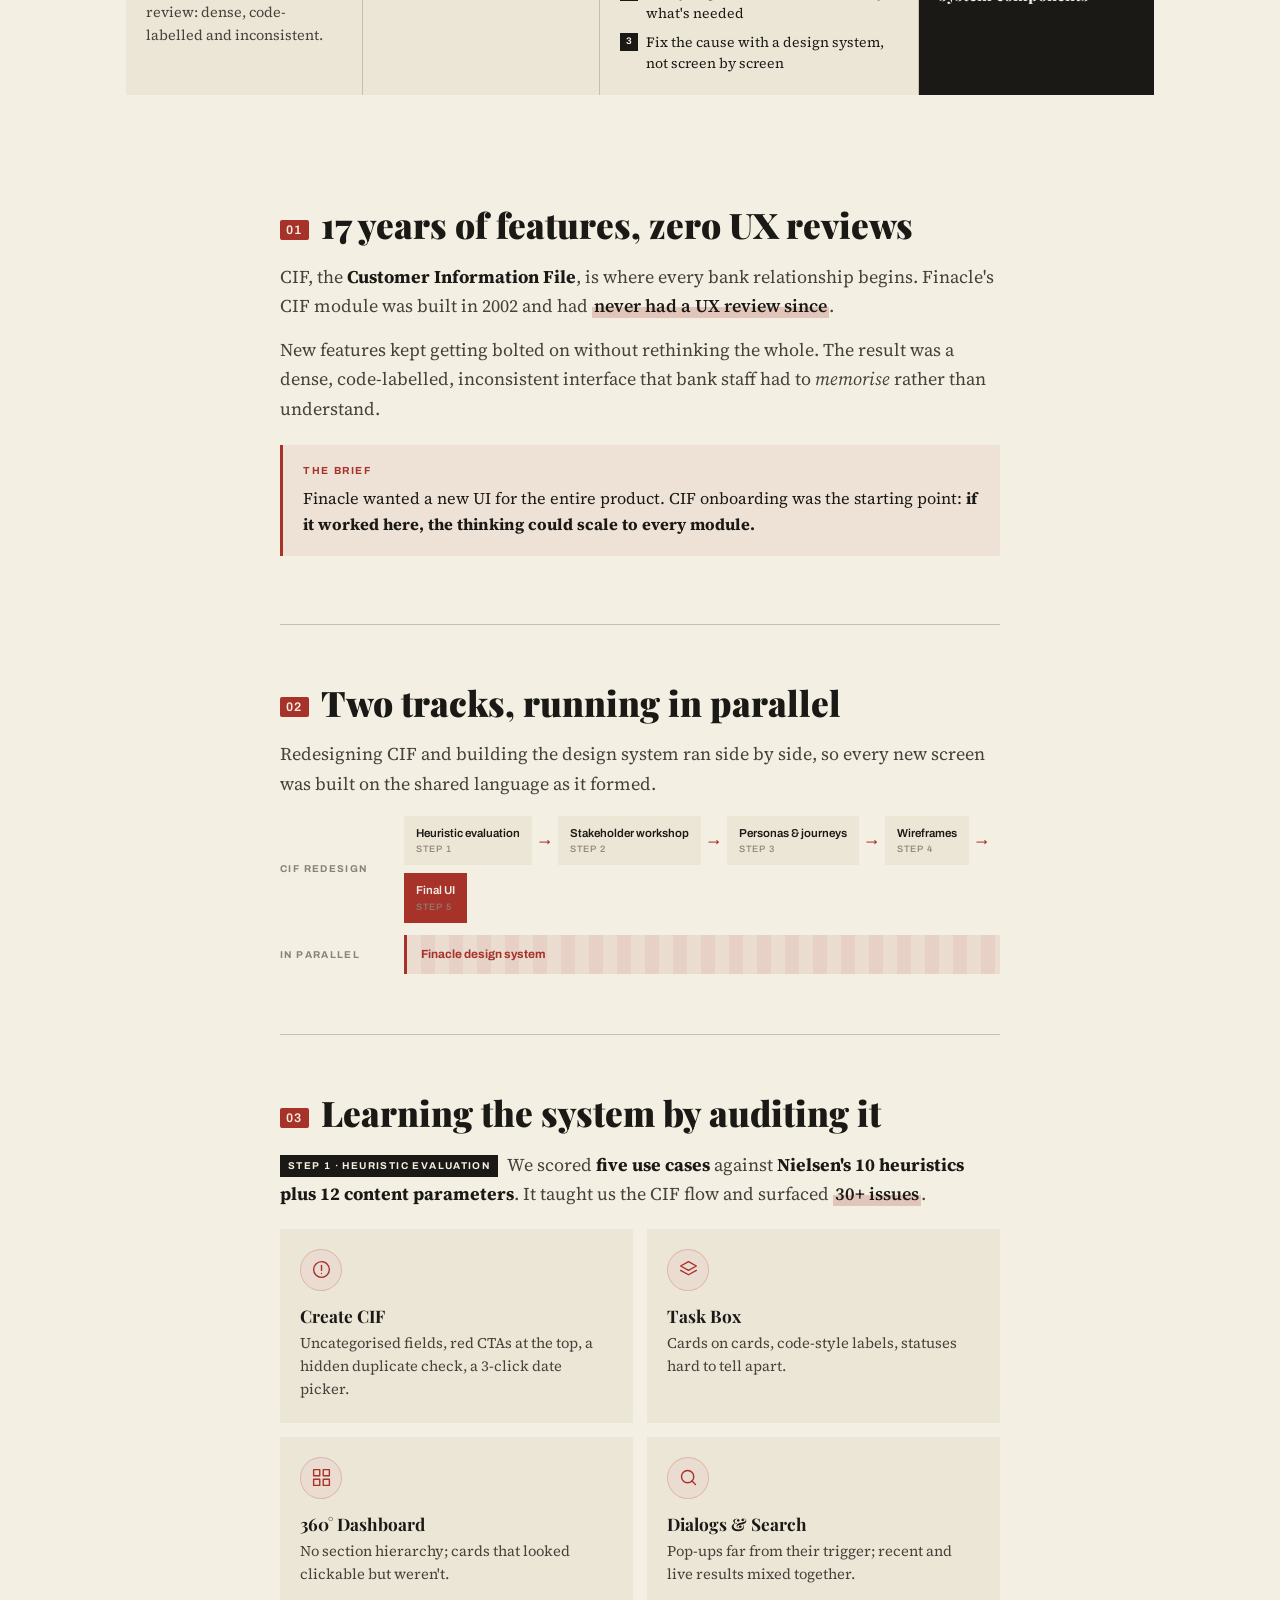
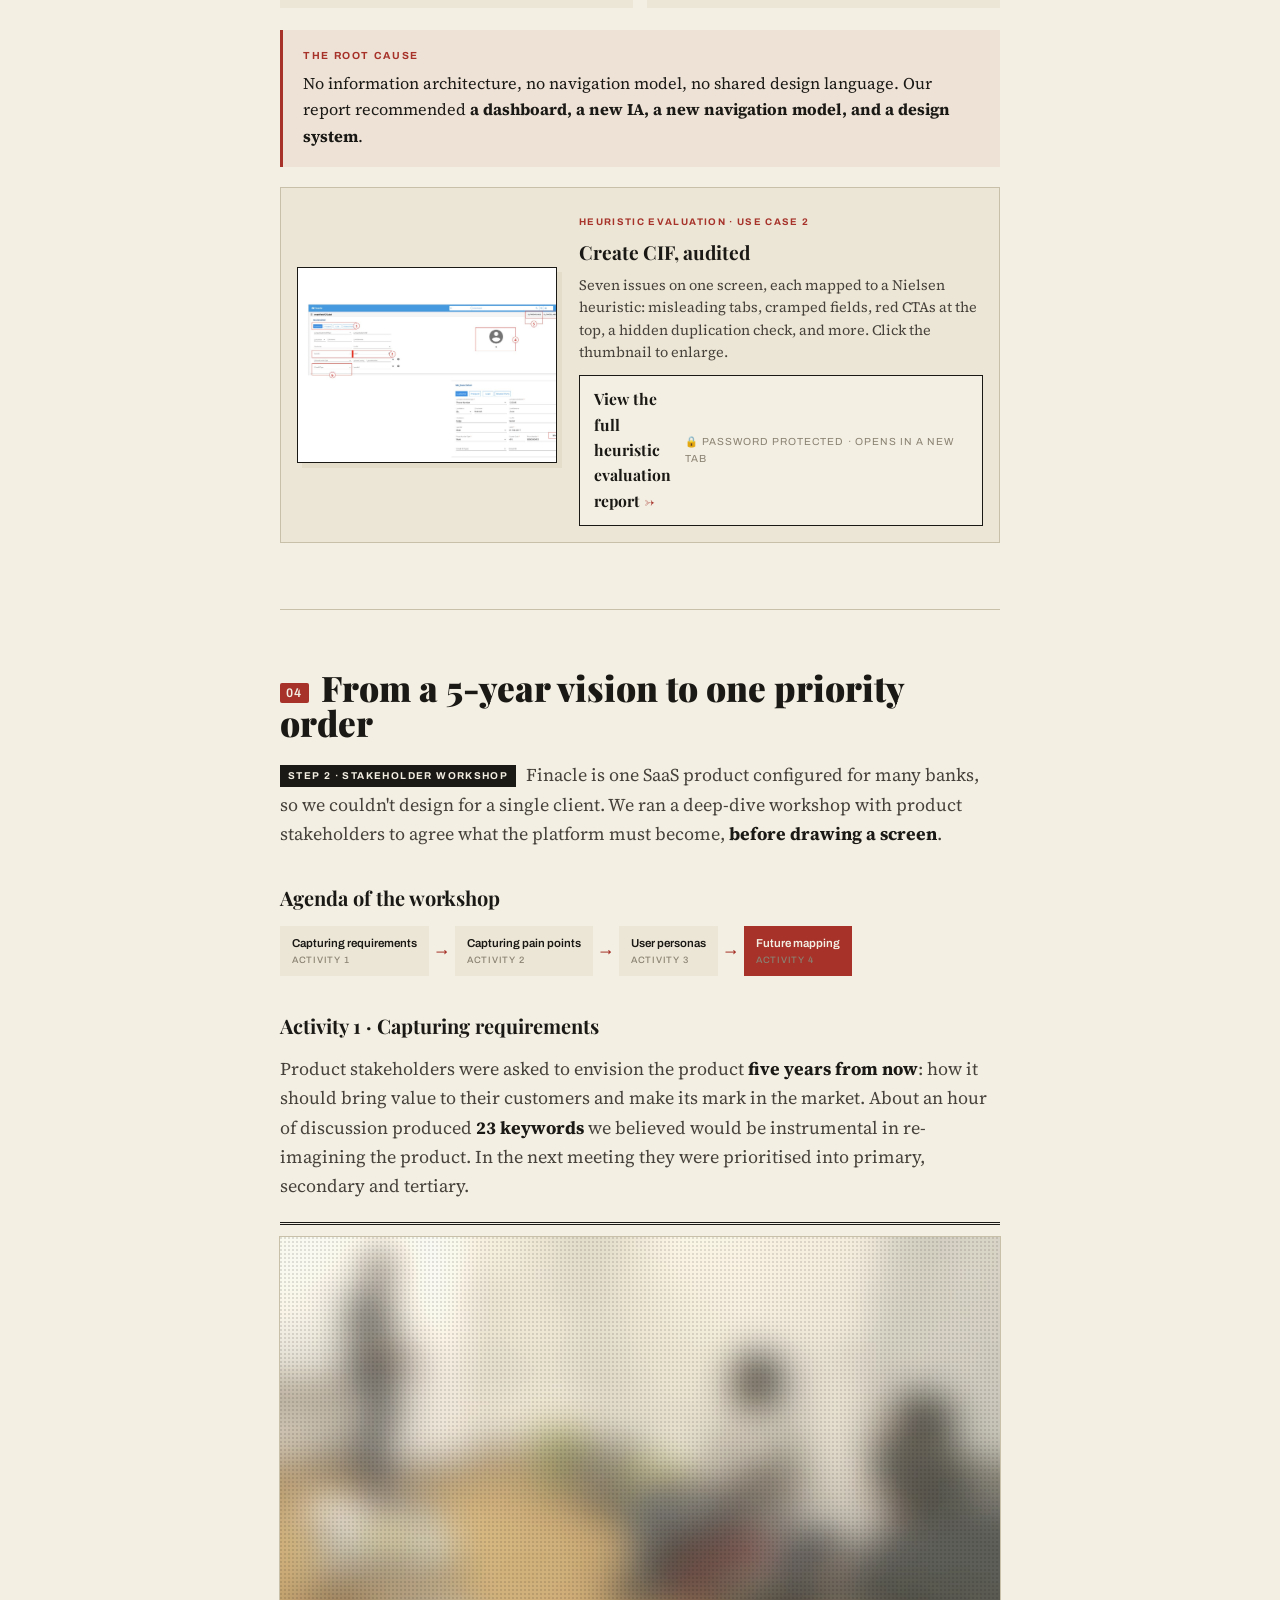
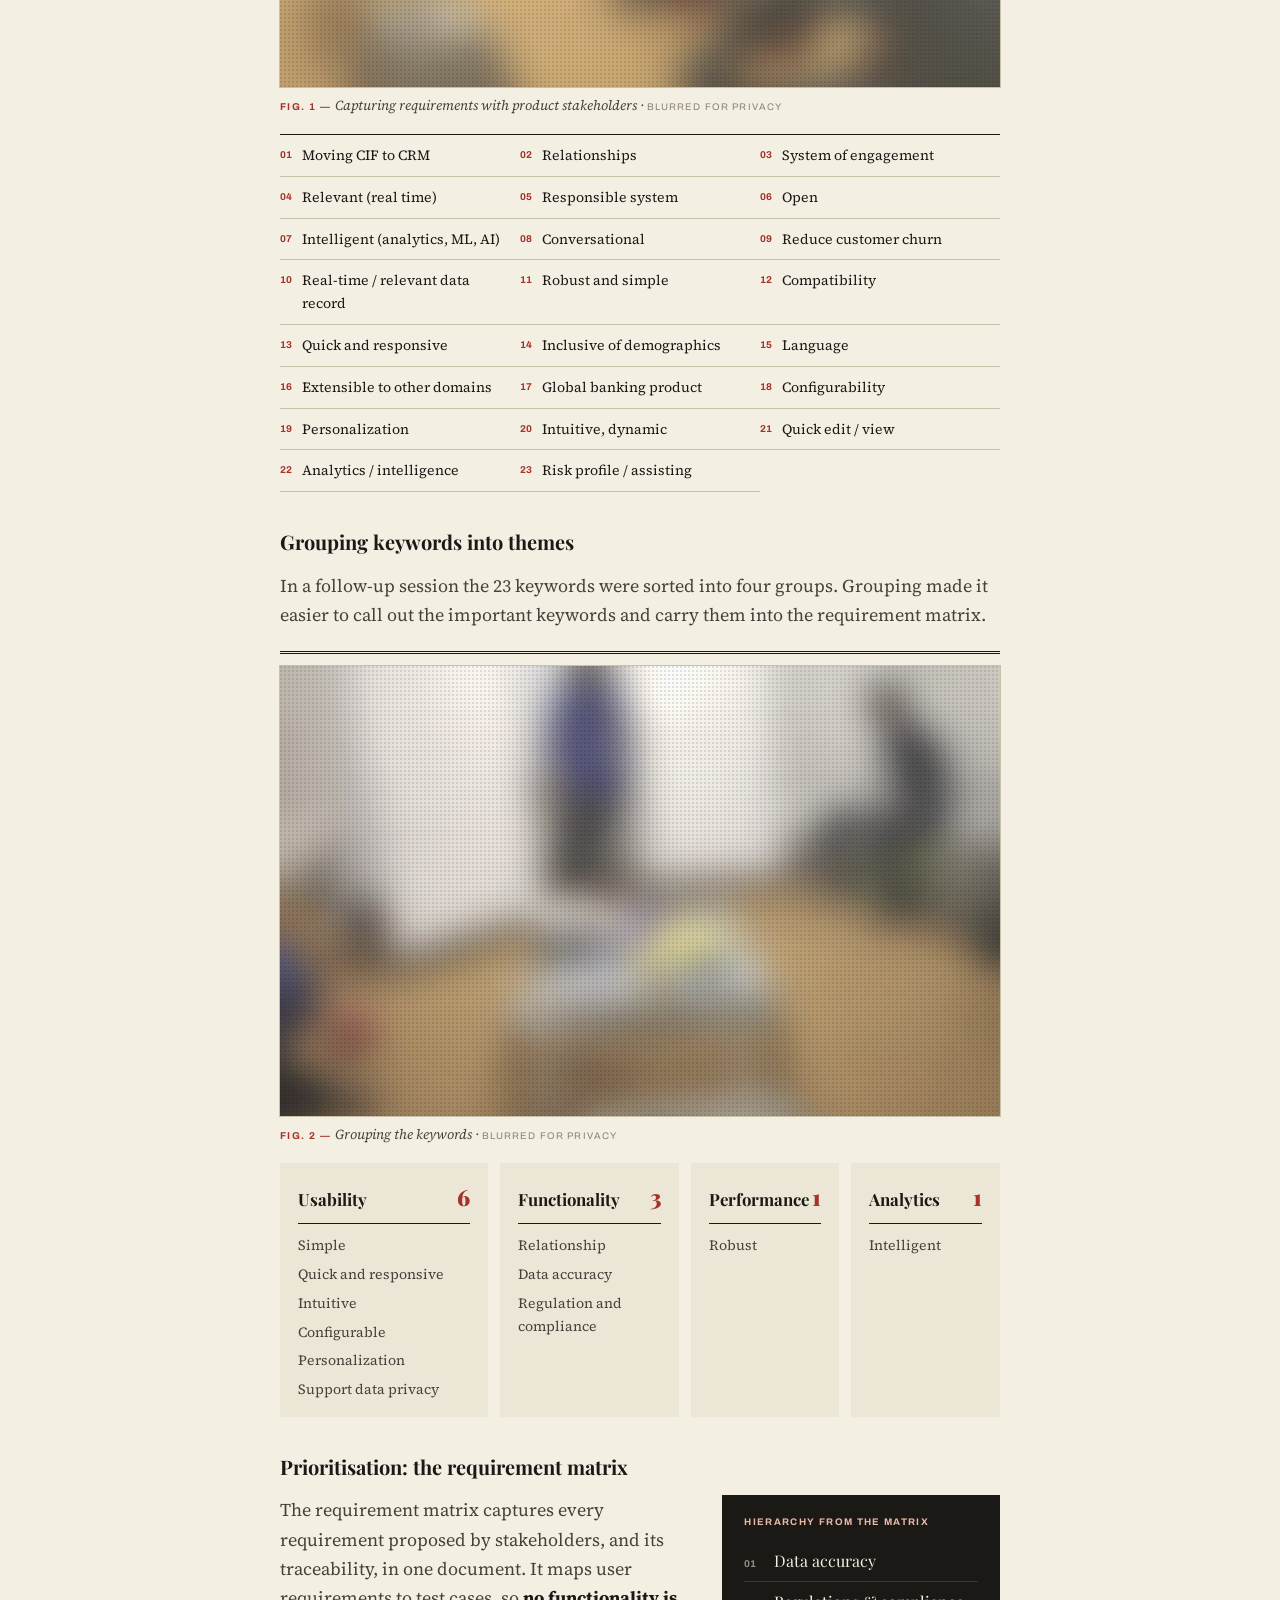
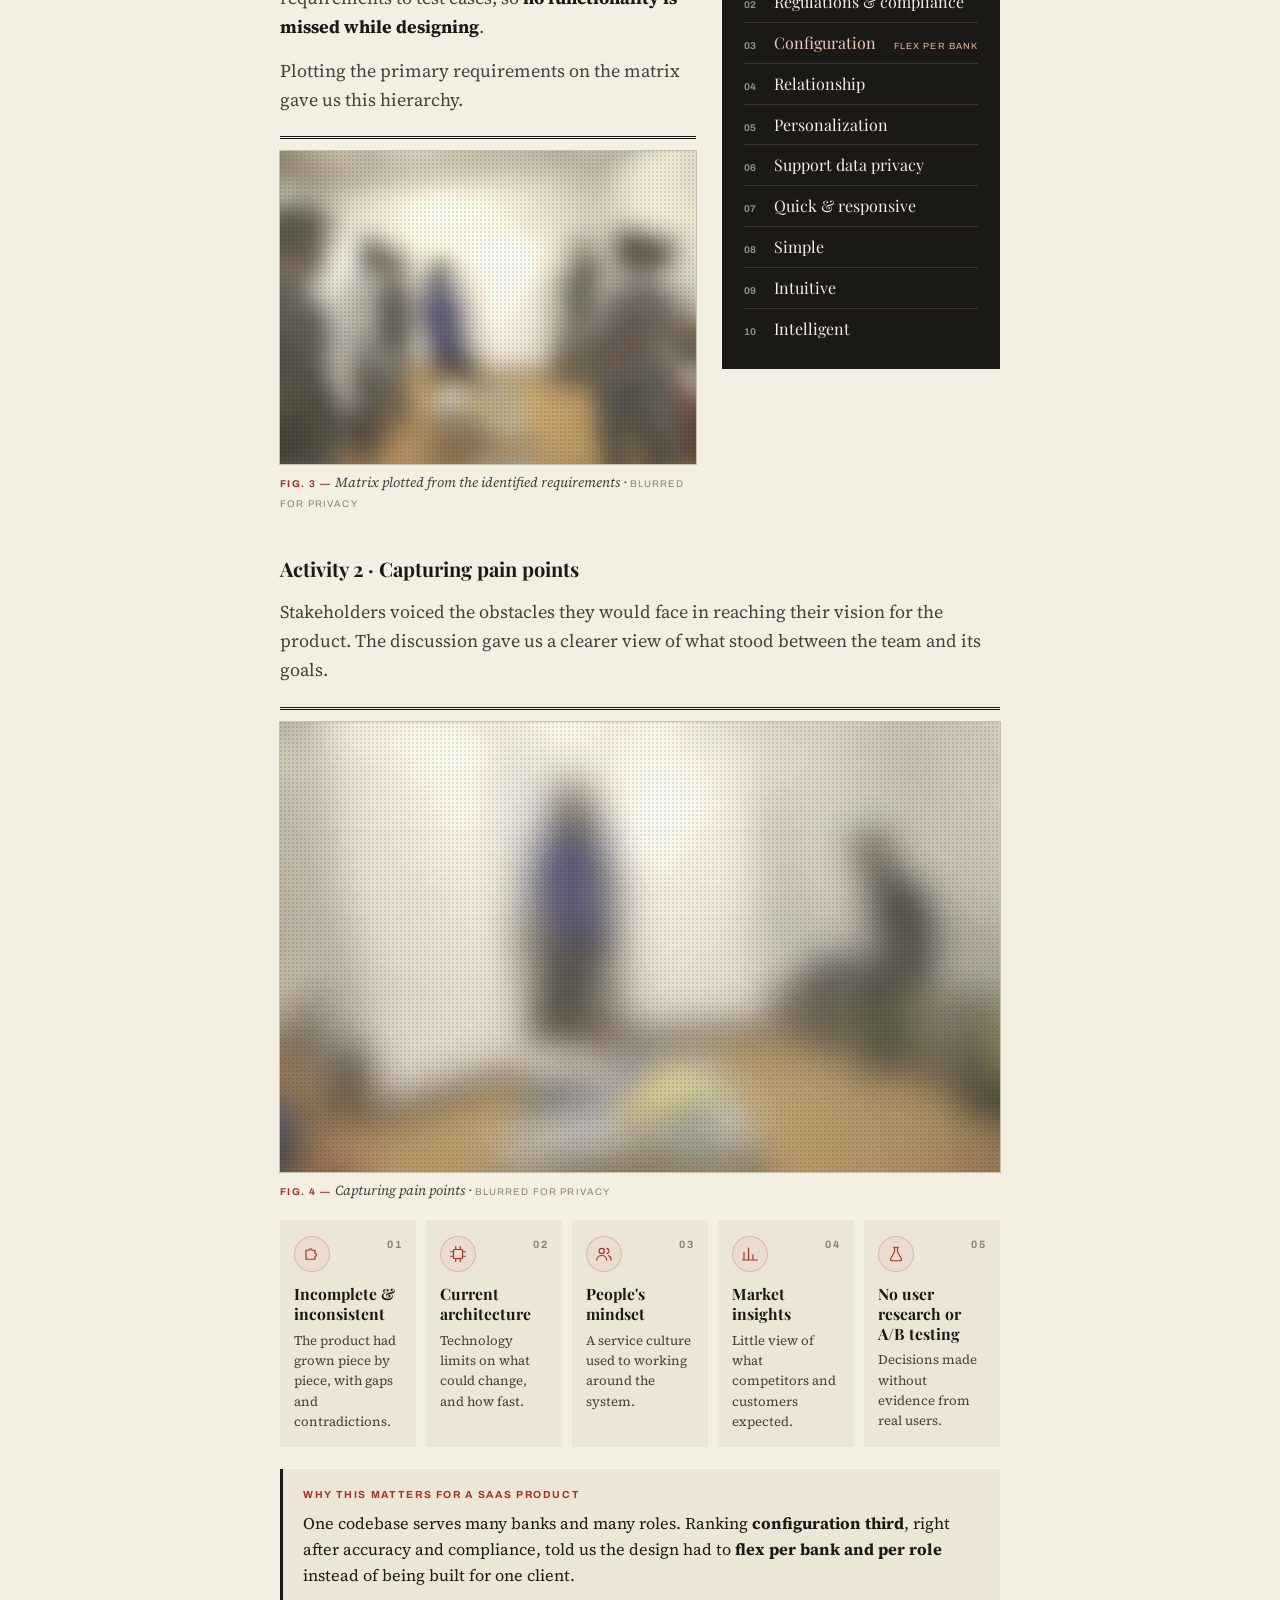
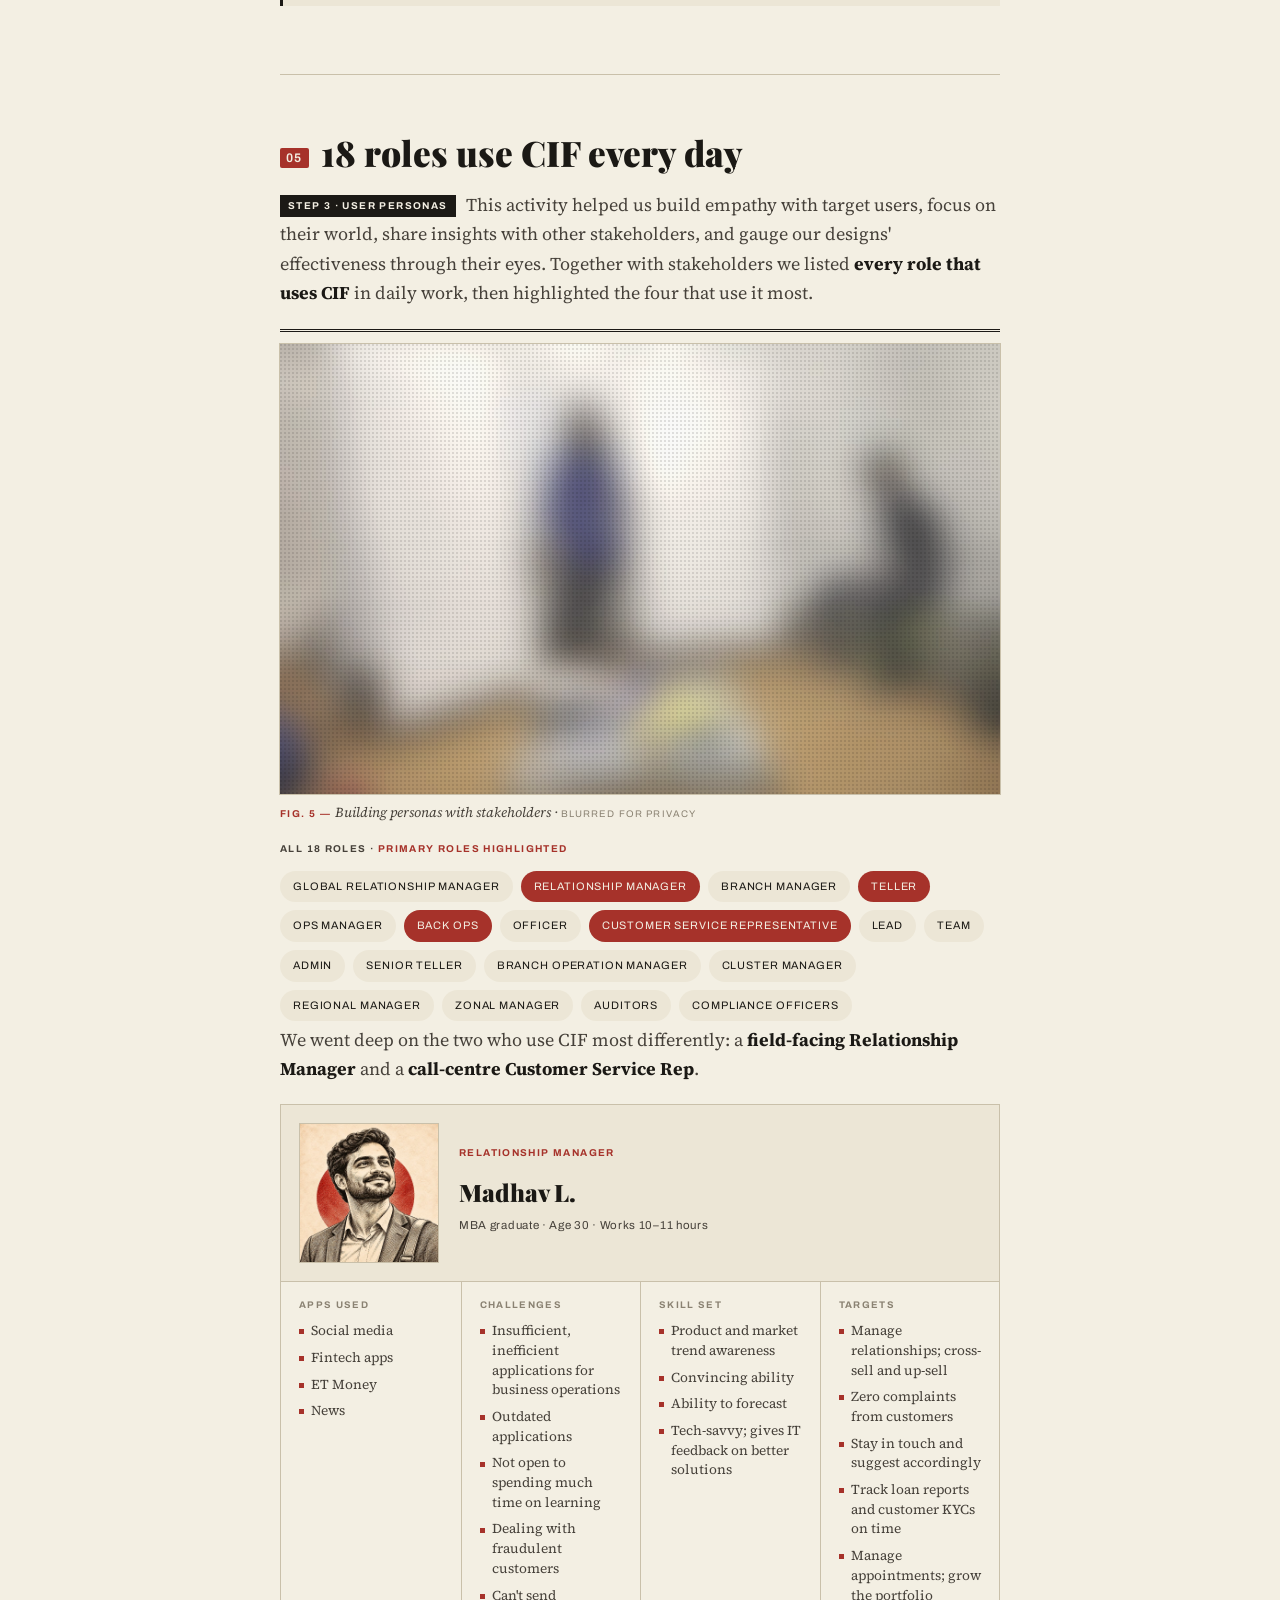
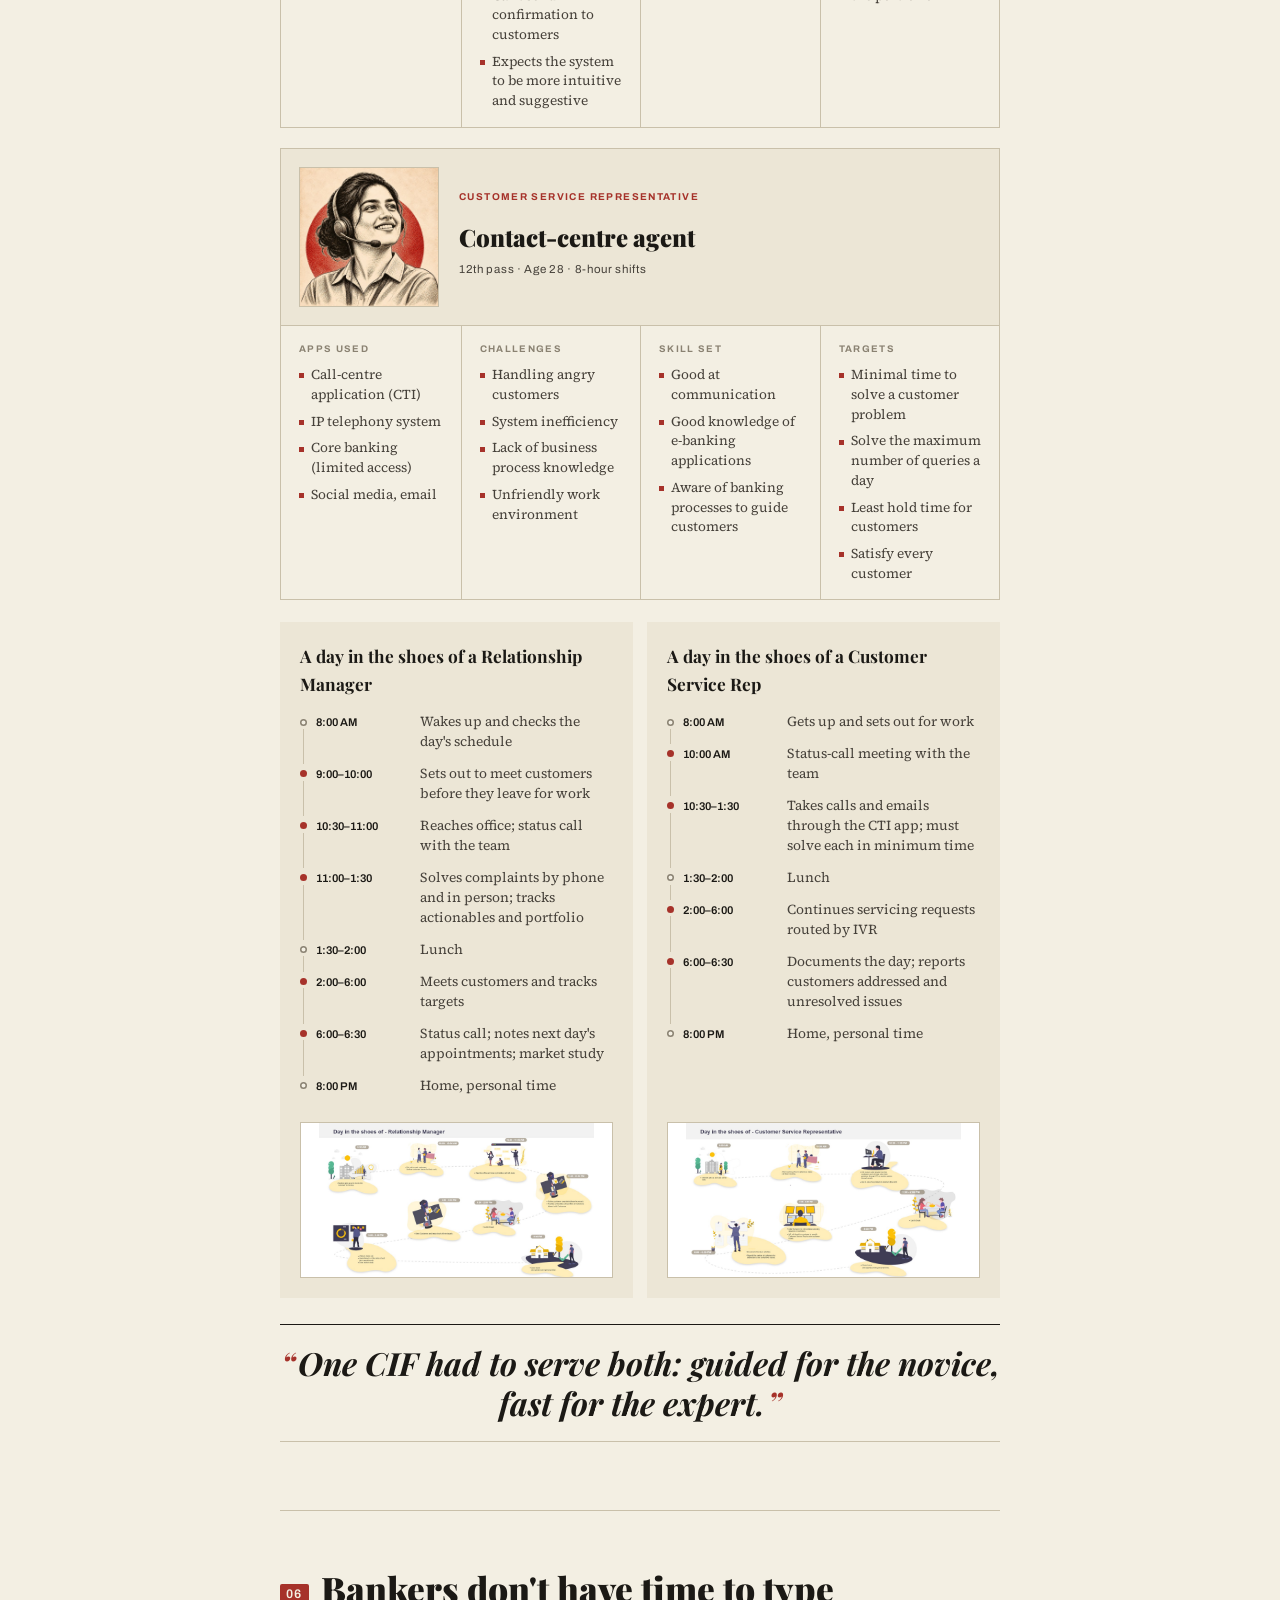
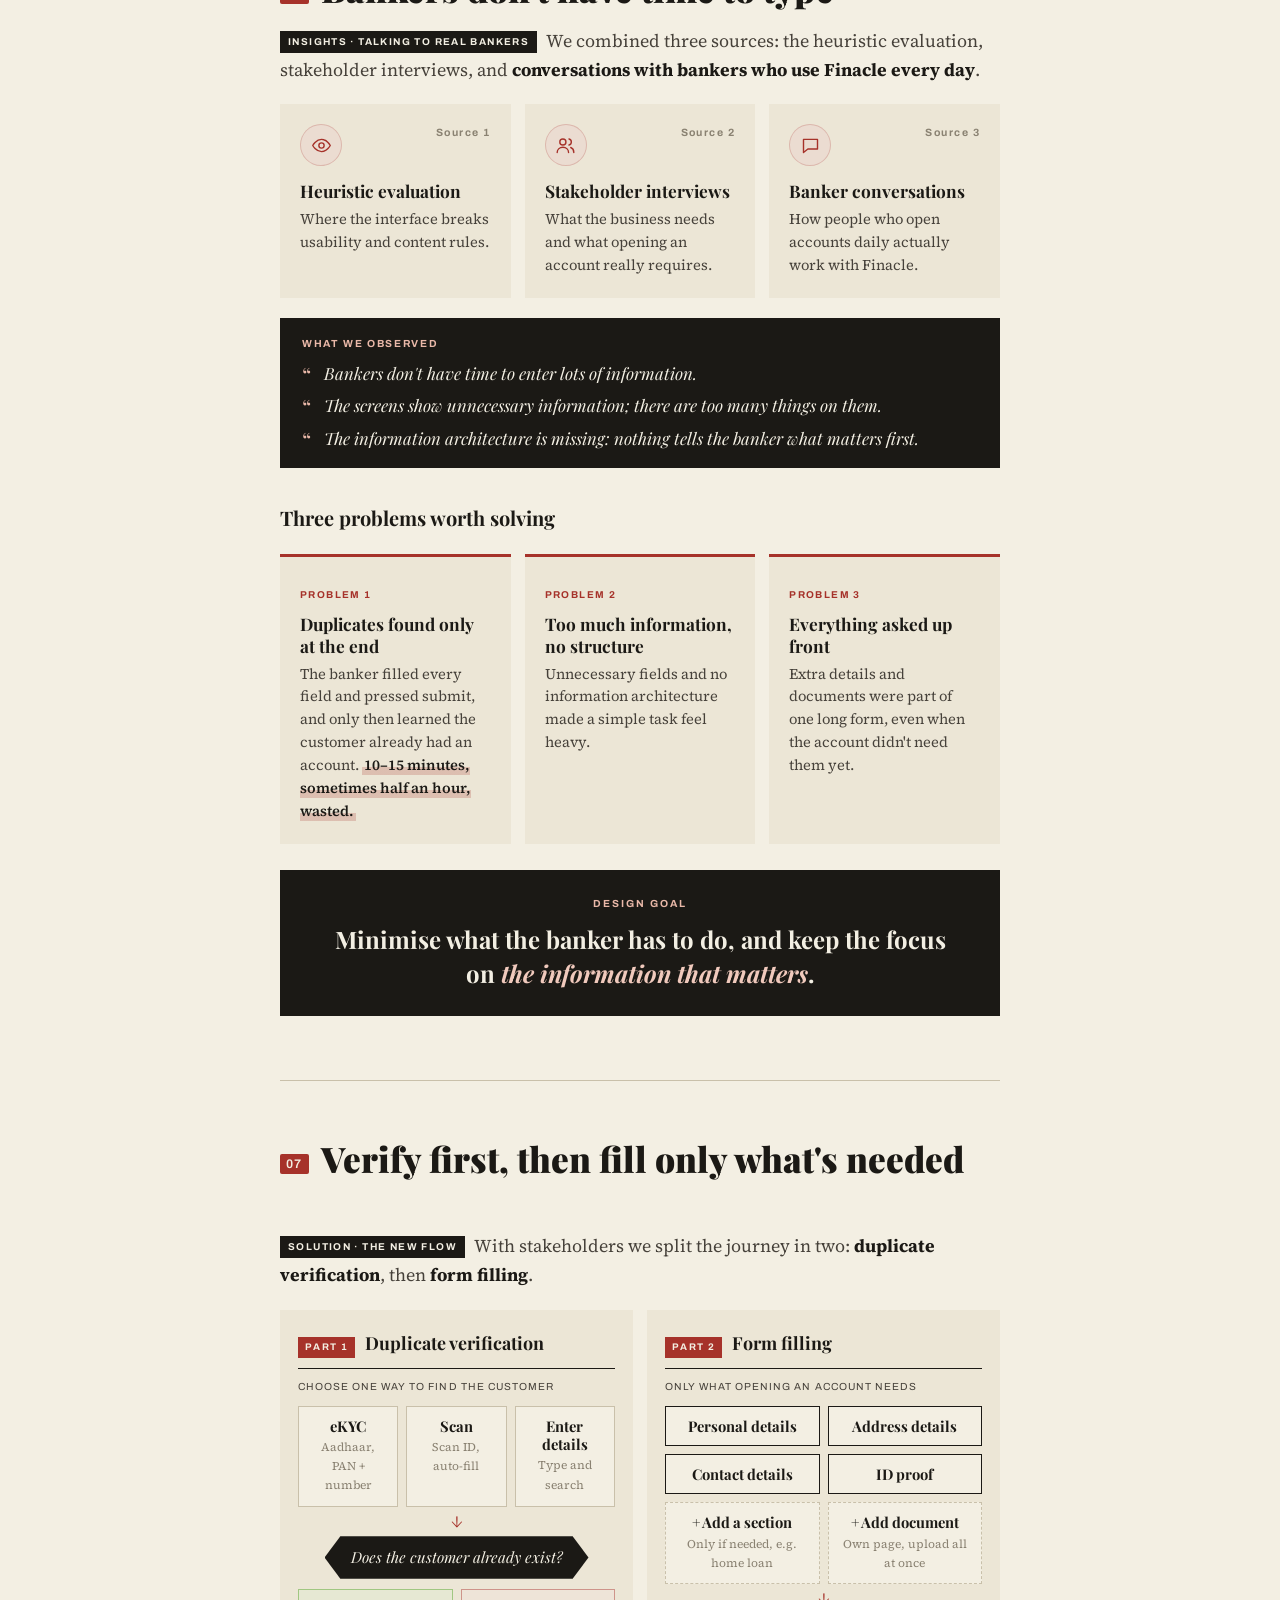
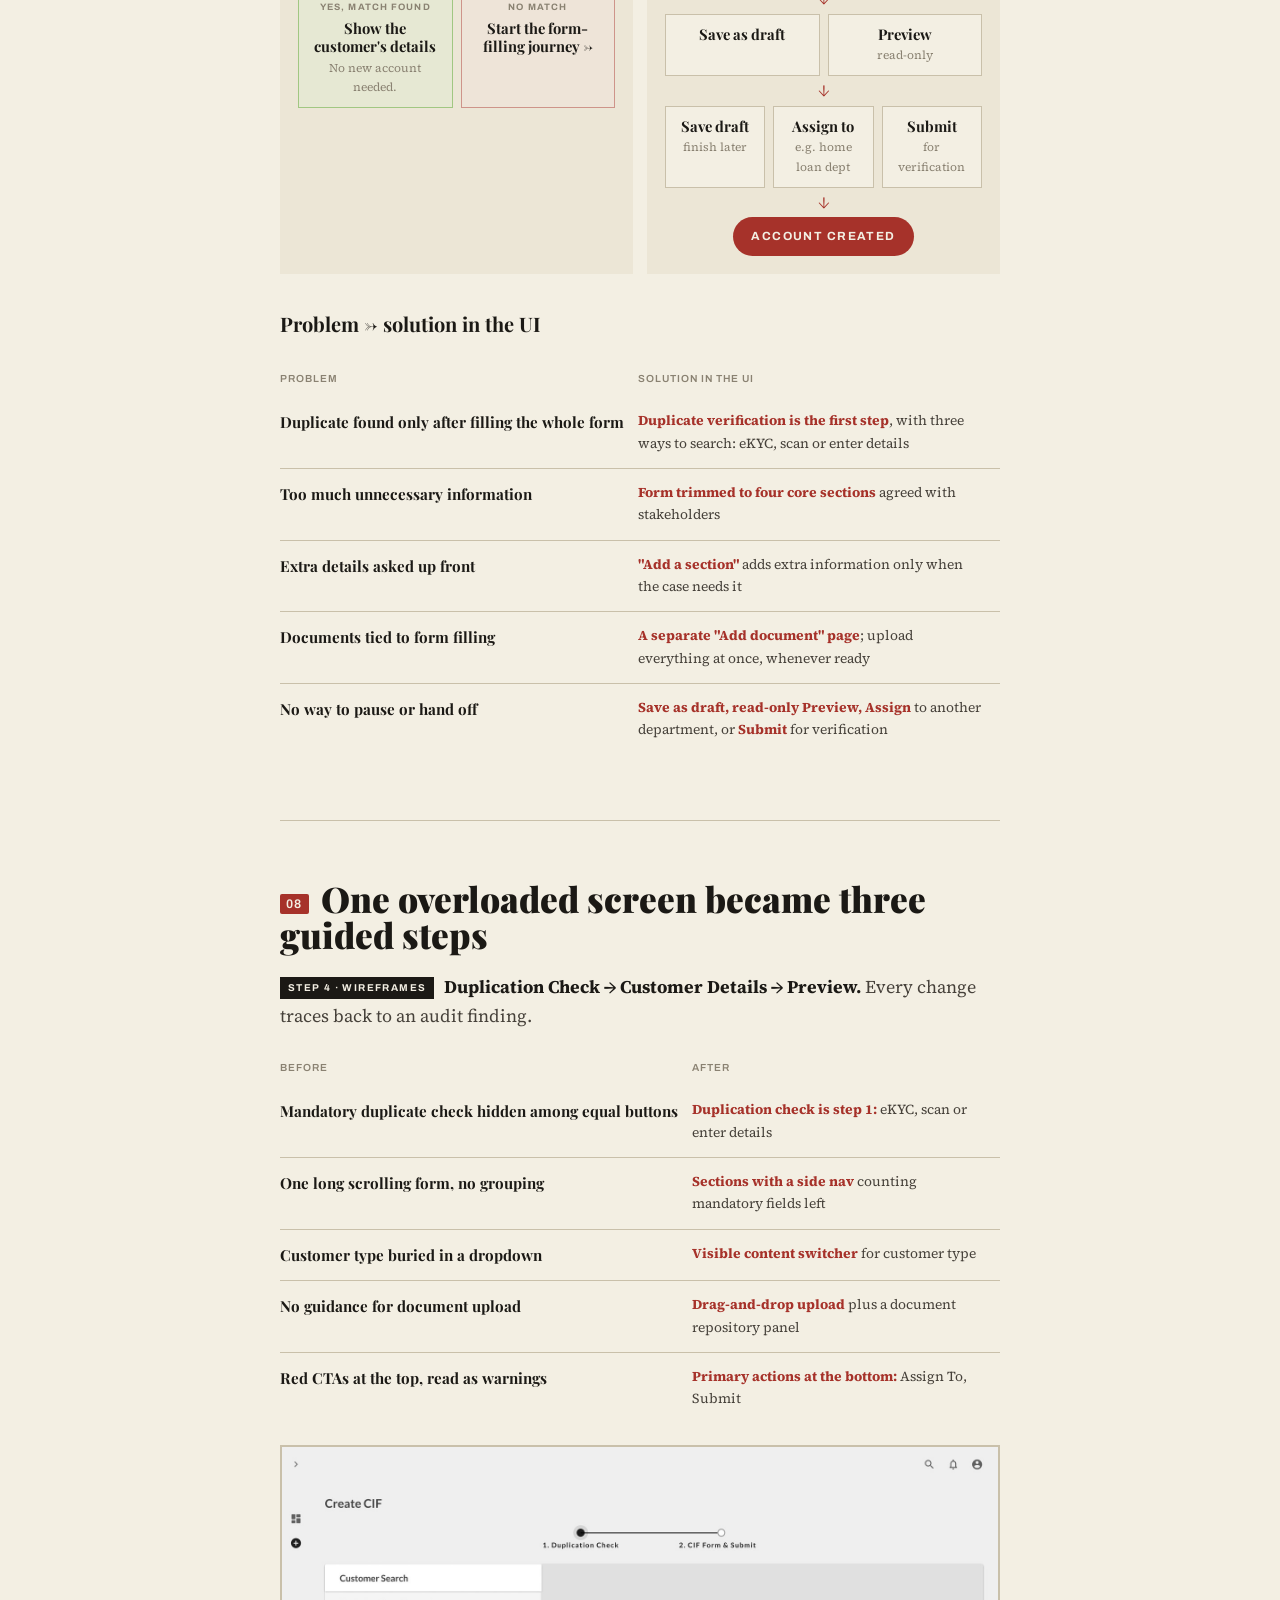
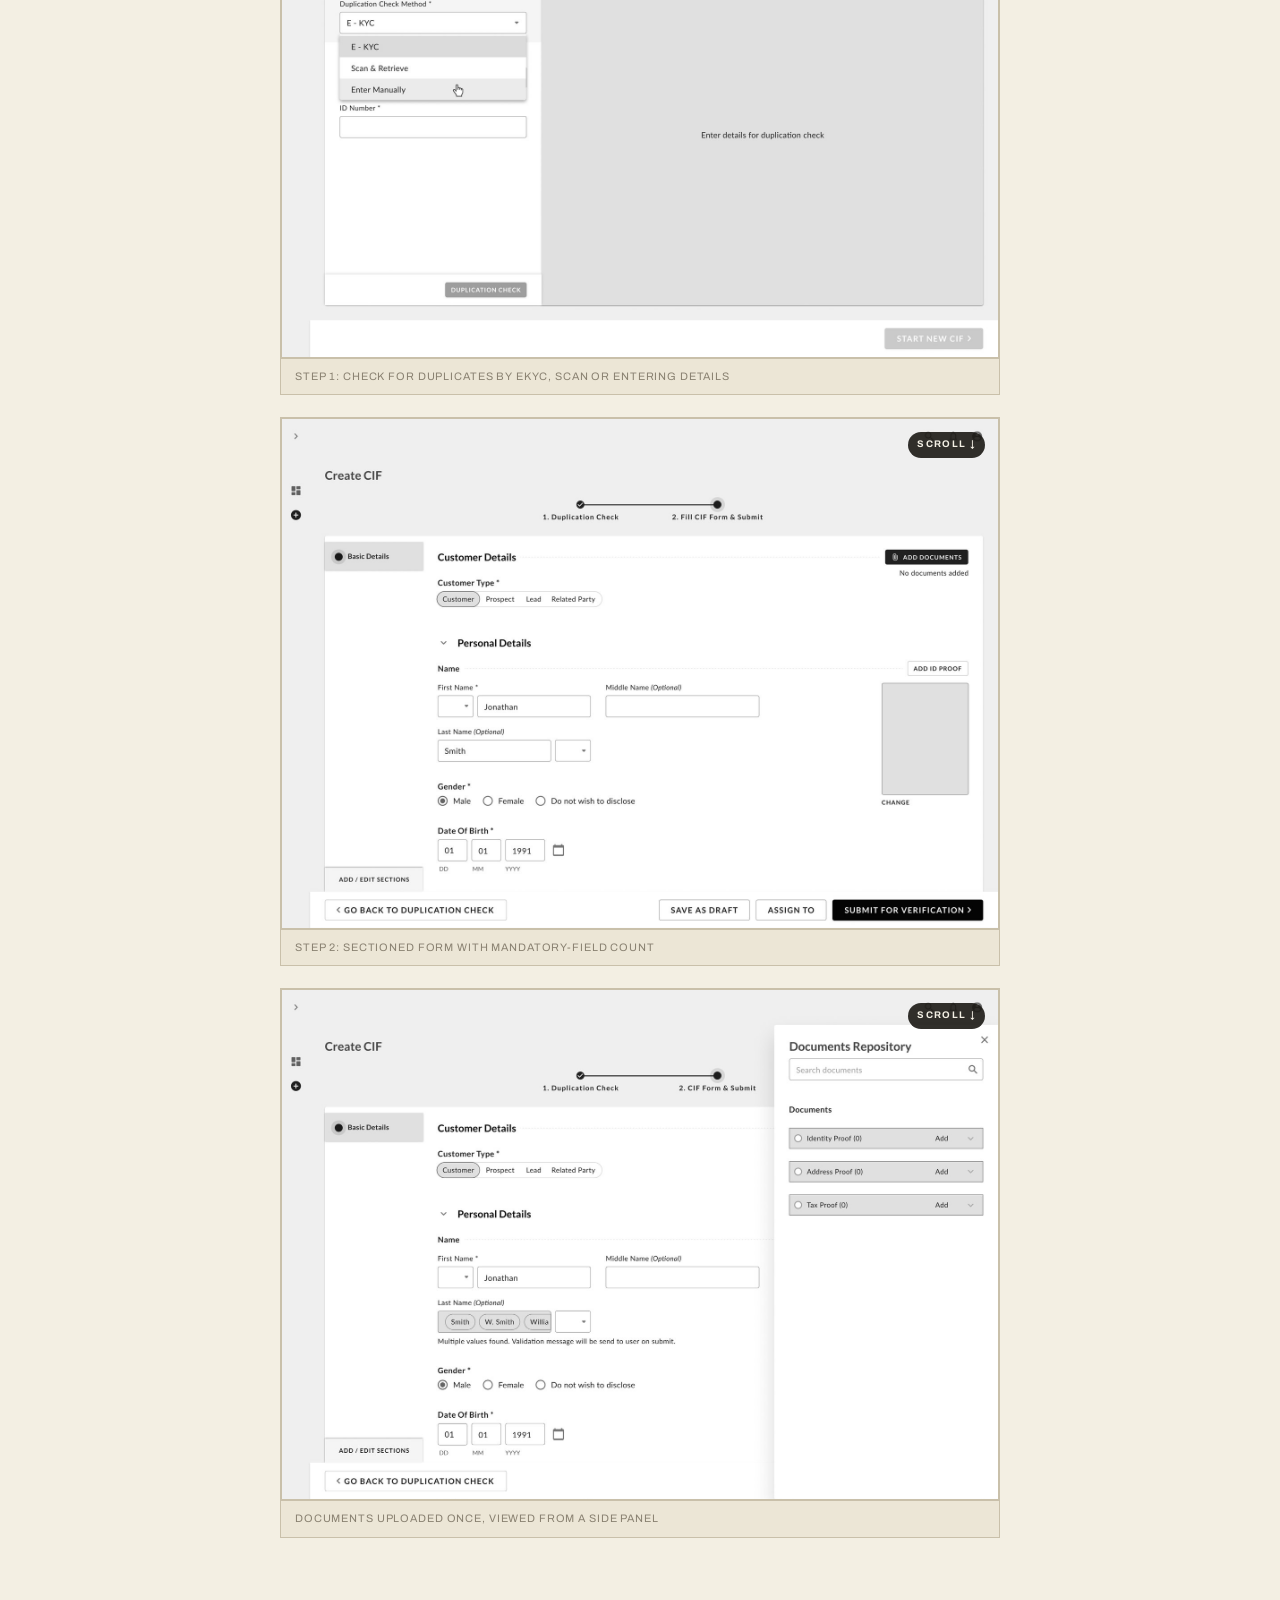
<file: projects/finacle-cif.html>
<!DOCTYPE html>
<html lang="en">
<head>
<meta charset="UTF-8">
<meta name="viewport" content="width=device-width, initial-scale=1">
<title>Infosys Finacle CIF, Rebuilding a 17-Year-Old Banking System · Animish Kolge</title>
<meta name="description" content="Re-imagining customer onboarding (CIF) in Infosys Finacle core banking SaaS, and building the design system the whole Finacle revamp would run on.">
<meta property="og:type" content="article">
<meta property="og:site_name" content="The Design Chronicle, Animish Kolge">
<meta property="og:title" content="Infosys Finacle CIF · Animish Kolge">
<meta property="og:description" content="Re-imagining customer onboarding (CIF) in Infosys Finacle core banking SaaS, and building the design system the whole Finacle revamp would run on.">
<link rel="preconnect" href="https://fonts.googleapis.com">
<link rel="preconnect" href="https://fonts.gstatic.com" crossorigin>
<link href="https://fonts.googleapis.com/css2?family=Playfair+Display:ital,wght@0,700;0,900;1,700;1,900&family=Source+Serif+4:ital,wght@0,400;0,600;1,400&family=Archivo:wght@500;600&family=Tiro+Devanagari+Hindi&display=swap" rel="stylesheet">
<link rel="stylesheet" href="../styles.css">
<link rel="stylesheet" href="../casestudy.css">
</head>
<body class="cs-clean">
<a class="skip" href="#csbody">Skip to content</a>

<nav class="nav">
 <div class="nav-inner">
 <a href="../index.html" class="brand">Animish&nbsp;Kolge <span class="num">Design Manager</span></a>
 <button class="nav-toggle" id="navToggle" aria-label="Menu" aria-expanded="false"><span></span></button>
 <div class="nav-links" id="navLinks">
 <a href="../index.html#edition">Work</a>
 <a href="../index.html#ai">AI</a>
 <a href="../index.html#leadership">How I lead</a>
 <a href="../index.html#desk">Contact</a>
 <a href="../assets/Animish_Kolge_Resume.pdf" target="_blank" rel="noopener" class="nav-cta">Résumé</a>
 </div>
 </div>
</nav>

<header class="cs-hero">
 <div class="wrap">
 <a href="../index.html#edition" class="cs-back"><span class="arr">←</span> Back to the edition</a>
 <div class="cs-round"><span>Featured Story</span><span class="flag fast">B2B SaaS · Core banking · 2019</span><span class="flag">Infosys Finacle</span></div>
 <h1 class="cs-title">Rebuilding a 17-year-old banking system, starting with one form</h1>
 <p class="cs-lede">I helped re-imagine customer onboarding (CIF) in <b>Infosys Finacle</b>, and built the <b>design system</b> the whole Finacle revamp would run on.</p>
 <div class="cs-board">
 <div class="cs-board-cell"><div class="k">Role</div><div class="v cyan" style="font-size:1.05rem">Junior Designer<small>CIF team · design system owner</small></div></div>
 <div class="cs-board-cell"><div class="k">Team</div><div class="v" style="font-size:1.05rem">4 designers<small>Animish, Neha, Sachin, Thomas</small></div></div>
 <div class="cs-board-cell"><div class="k">Timeline</div><div class="v" style="font-size:1.05rem">From Feb 2019<small>Infosys Digital</small></div></div>
 <div class="cs-board-cell"><div class="k">Methods</div><div class="v" style="font-size:1.05rem">Audit → UI<small>Heuristics · workshops · personas · wireframes · design system</small></div></div>
 </div>
 <div class="n-stats">
 <div><b>7→3</b><span>Steps to create a customer record</span></div>
 <div><b class="red">10→6 min</b><span>To create a CIF, 40% faster</span></div>
 <div><b>~28</b><span>Components in the Finacle design system</span></div>
 </div>
 <figure class="cs-figure" style="margin-top:28px"><div class="fc-banner"><img src="../assets/finacle/banner-finacle-suite.jpg" alt="Infosys Finacle Suite banner showing the new Create CIF screens: duplication check, customer details and the documents repository" loading="eager"></div><figcaption>The new Create CIF, built on the Finacle design system</figcaption></figure>
 </div>
</header>
 <aside class="tldr wrap" aria-label="Case study summary">
 <div class="tldr-top"><span class="tldr-tag">Quick tea</span><span class="tldr-sub">The whole story in 60 seconds</span><a class="tldr-more" href="#csbody">Read the full story ↓</a></div>
 <div class="tldr-grid">
 <div class="tldr-cell"><span class="tldr-k"><svg viewBox="0 0 24 24" width="15" height="15" fill="none" stroke="currentColor" stroke-width="1.7" stroke-linecap="round" stroke-linejoin="round" aria-hidden="true"><circle cx="12" cy="12" r="9"/><path d="M12 7.5v5.5"/><path d="M12 16.5v.2"/></svg>Problem</span><p>Finacle's CIF module, where every bank relationship begins, was built in 2002 and had never had a UX review: dense, code-labelled and inconsistent.</p></div>
 <div class="tldr-cell"><span class="tldr-k"><svg viewBox="0 0 24 24" width="15" height="15" fill="none" stroke="currentColor" stroke-width="1.7" stroke-linecap="round" stroke-linejoin="round" aria-hidden="true"><circle cx="12" cy="8" r="4"/><path d="M8.5 11.5L7 21l5-2.5 5 2.5-1.5-9.5"/></svg>My role</span><p>Junior Designer in a team of four on the CIF revamp, then picked to own the Finacle design system.</p></div>
 <div class="tldr-cell"><span class="tldr-k"><svg viewBox="0 0 24 24" width="15" height="15" fill="none" stroke="currentColor" stroke-width="1.7" stroke-linecap="round" stroke-linejoin="round" aria-hidden="true"><path d="M12 3l9 5-9 5-9-5z"/><path d="M3 13l9 5 9-5"/></svg>Key decisions</span><ol><li>Audit before designing: 5 use cases against Nielsen's 10 heuristics, 30+ issues</li><li>Verify duplicates first, then fill only what's needed</li><li>Fix the cause with a design system, not screen by screen</li></ol></div>
 <div class="tldr-cell out"><span class="tldr-k"><svg viewBox="0 0 24 24" width="15" height="15" fill="none" stroke="currentColor" stroke-width="1.7" stroke-linecap="round" stroke-linejoin="round" aria-hidden="true"><path d="M3 17l6-6 4 4 8-8"/><path d="M15 7h6v6"/></svg>Outcome</span><p>Create CIF from 7 steps to 3 · 10 → 6 min per CIF, 40% faster · ~28 design-system components</p></div>
 </div>
 </aside>

<main class="wrap">
 <div class="cs-body" id="csbody">

 <section class="cs-block">
 <h2><span class="n">01</span>17 years of features, zero UX reviews</h2>
 <p>CIF, the <strong>Customer Information File</strong>, is where every bank relationship begins. Finacle's CIF module was built in 2002 and had <mark class="hl">never had a UX review since</mark>.</p>
 <p>New features kept getting bolted on without rethinking the whole. The result was a dense, code-labelled, inconsistent interface that bank staff had to <em>memorise</em> rather than understand.</p>
 <div class="n-callout red"><span class="n-callout-lab">The brief</span><p>Finacle wanted a new UI for the entire product. CIF onboarding was the starting point: <strong>if it worked here, the thinking could scale to every module.</strong></p></div>
 </section>

 <section class="cs-block">
 <h2><span class="n">02</span>Two tracks, running in parallel</h2>
 <p>Redesigning CIF and building the design system ran side by side, so every new screen was built on the shared language as it formed.</p>
 <div class="fc-tracks">
 <div class="fc-track"><span class="fc-track-lab">CIF redesign</span><ol class="t-flow"><li>Heuristic evaluation <small>Step 1</small></li><li>Stakeholder workshop <small>Step 2</small></li><li>Personas &amp; journeys <small>Step 3</small></li><li>Wireframes <small>Step 4</small></li><li class="end">Final UI <small>Step 5</small></li></ol></div>
 <div class="fc-track par"><span class="fc-track-lab">In parallel</span><div class="fc-par-bar">Finacle design system</div></div>
 </div>
 </section>

 <section class="cs-block">
 <h2><span class="n">03</span>Learning the system by auditing it</h2>
 <p><span class="fc-step">Step 1 · Heuristic evaluation</span> We scored <strong>five use cases</strong> against <strong>Nielsen's 10 heuristics plus 12 content parameters</strong>. It taught us the CIF flow and surfaced <mark class="hl">30+ issues</mark>.</p>
 
 <div class="n-cards two">
 <div class="n-card has-ico"><span class="n-ico" aria-hidden="true"><svg viewBox="0 0 24 24" fill="none" stroke="currentColor" stroke-width="1.6" stroke-linecap="round" stroke-linejoin="round"><circle cx="12" cy="12" r="9"/><path d="M12 7.5v5.5"/><path d="M12 16.5v.2"/></svg></span><h4>Create CIF</h4><p>Uncategorised fields, red CTAs at the top, a hidden duplicate check, a 3-click date picker.</p></div>
 <div class="n-card has-ico"><span class="n-ico" aria-hidden="true"><svg viewBox="0 0 24 24" fill="none" stroke="currentColor" stroke-width="1.6" stroke-linecap="round" stroke-linejoin="round"><path d="M12 3l9 5-9 5-9-5z"/><path d="M3 13l9 5 9-5"/></svg></span><h4>Task Box</h4><p>Cards on cards, code-style labels, statuses hard to tell apart.</p></div>
 <div class="n-card has-ico"><span class="n-ico" aria-hidden="true"><svg viewBox="0 0 24 24" fill="none" stroke="currentColor" stroke-width="1.6" stroke-linecap="round" stroke-linejoin="round"><rect x="3" y="3" width="7" height="7"/><rect x="14" y="3" width="7" height="7"/><rect x="3" y="14" width="7" height="7"/><rect x="14" y="14" width="7" height="7"/></svg></span><h4>360° Dashboard</h4><p>No section hierarchy; cards that looked clickable but weren't.</p></div>
 <div class="n-card has-ico"><span class="n-ico" aria-hidden="true"><svg viewBox="0 0 24 24" fill="none" stroke="currentColor" stroke-width="1.6" stroke-linecap="round" stroke-linejoin="round"><circle cx="11" cy="11" r="7"/><path d="M20 20l-4-4"/></svg></span><h4>Dialogs &amp; Search</h4><p>Pop-ups far from their trigger; recent and live results mixed together.</p></div>
 </div>
 <div class="n-callout red"><span class="n-callout-lab">The root cause</span><p>No information architecture, no navigation model, no shared design language. Our report recommended <strong>a dashboard, a new IA, a new navigation model, and a design system</strong>.</p></div>
 <div class="fc-he">
 <figure class="cs-figure fc-he-thumb"><img src="../assets/finacle/audit-create-cif.jpg" alt="Heuristic evaluation of Create CIF with seven numbered issues mapped to Nielsen's heuristics" loading="lazy"></figure>
 <div class="fc-he-body">
 <span class="fc-link-k">Heuristic evaluation · Use case 2</span>
 <h4>Create CIF, audited</h4>
 <p>Seven issues on one screen, each mapped to a Nielsen heuristic: misleading tabs, cramped fields, red CTAs at the top, a hidden duplication check, and more. Click the thumbnail to enlarge.</p>
 <a class="fc-link fc-link-inline" href="../assets/finacle/docs/Finacle_CIF_Heuristic_Evaluation.pdf" target="_blank" rel="noopener"><span class="fc-link-k">Full document</span><span class="fc-link-t">View the full heuristic evaluation report <b>→</b></span><span class="fc-link-s">🔒 Password protected · opens in a new tab</span></a>
 </div>
 </div>
 </section>

 <section class="cs-block">
 <h2><span class="n">04</span>From a 5-year vision to one priority order</h2>
 <p><span class="fc-step">Step 2 · Stakeholder workshop</span> Finacle is one SaaS product configured for many banks, so we couldn't design for a single client. We ran a deep-dive workshop with product stakeholders to agree what the platform must become, <strong>before drawing a screen</strong>.</p>
 <h3 class="cs-sub">Agenda of the workshop</h3>
 <ol class="t-flow"><li>Capturing requirements <small>Activity 1</small></li><li>Capturing pain points <small>Activity 2</small></li><li>User personas <small>Activity 3</small></li><li class="end">Future mapping <small>Activity 4</small></li></ol>

 <h3 class="cs-sub">Activity 1 · Capturing requirements</h3>
 <p>Product stakeholders were asked to envision the product <strong>five years from now</strong>: how it should bring value to their customers and make its mark in the market. About an hour of discussion produced <strong>23 keywords</strong> we believed would be instrumental in re-imagining the product. In the next meeting they were prioritised into primary, secondary and tertiary.</p>
 <figure class="cs-figure np-photo"><div class="np-ink"><img src="../assets/finacle/workshop-requirements.jpg" alt="Capturing requirements with product stakeholders, workshop photo blurred for privacy" loading="lazy"></div><figcaption>Capturing requirements with product stakeholders · <span class="fc-blur-note">blurred for privacy</span></figcaption></figure>
 <ol class="fc-kw"><li><span>01</span>Moving CIF to CRM</li><li><span>02</span>Relationships</li><li><span>03</span>System of engagement</li><li><span>04</span>Relevant (real time)</li><li><span>05</span>Responsible system</li><li><span>06</span>Open</li><li><span>07</span>Intelligent (analytics, ML, AI)</li><li><span>08</span>Conversational</li><li><span>09</span>Reduce customer churn</li><li><span>10</span>Real-time / relevant data record</li><li><span>11</span>Robust and simple</li><li><span>12</span>Compatibility</li><li><span>13</span>Quick and responsive</li><li><span>14</span>Inclusive of demographics</li><li><span>15</span>Language</li><li><span>16</span>Extensible to other domains</li><li><span>17</span>Global banking product</li><li><span>18</span>Configurability</li><li><span>19</span>Personalization</li><li><span>20</span>Intuitive, dynamic</li><li><span>21</span>Quick edit / view</li><li><span>22</span>Analytics / intelligence</li><li><span>23</span>Risk profile / assisting</li></ol>

 <h3 class="cs-sub">Grouping keywords into themes</h3>
 <p>In a follow-up session the 23 keywords were sorted into four groups. Grouping made it easier to call out the important keywords and carry them into the requirement matrix.</p>
 <figure class="cs-figure np-photo"><div class="np-ink"><img src="../assets/finacle/workshop-grouping.jpg" alt="Grouping the keywords, workshop photo blurred for privacy" loading="lazy"></div><figcaption>Grouping the keywords · <span class="fc-blur-note">blurred for privacy</span></figcaption></figure>
 <div class="fc-groups"><div class="fc-group"><div class="fc-group-h"><b>Usability</b><span>6</span></div><ul><li>Simple</li><li>Quick and responsive</li><li>Intuitive</li><li>Configurable</li><li>Personalization</li><li>Support data privacy</li></ul></div><div class="fc-group"><div class="fc-group-h"><b>Functionality</b><span>3</span></div><ul><li>Relationship</li><li>Data accuracy</li><li>Regulation and compliance</li></ul></div><div class="fc-group"><div class="fc-group-h"><b>Performance</b><span>1</span></div><ul><li>Robust</li></ul></div><div class="fc-group"><div class="fc-group-h"><b>Analytics</b><span>1</span></div><ul><li>Intelligent</li></ul></div></div>

 <h3 class="cs-sub">Prioritisation: the requirement matrix</h3>
 <div class="fc-split">
 <div><p>The requirement matrix captures every requirement proposed by stakeholders, and its traceability, in one document. It maps user requirements to test cases, so <strong>no functionality is missed while designing</strong>.</p><p>Plotting the primary requirements on the matrix gave us this hierarchy.</p><figure class="cs-figure np-photo"><div class="np-ink"><img src="../assets/finacle/workshop-matrix.jpg" alt="Matrix plotted from the identified requirements, workshop photo blurred for privacy" loading="lazy"></div><figcaption>Matrix plotted from the identified requirements · <span class="fc-blur-note">blurred for privacy</span></figcaption></figure></div>
 <div class="fc-rank-box"><span class="fc-p-k">Hierarchy from the matrix</span><ol class="fc-rank"><li>Data accuracy</li><li>Regulations &amp; compliance</li><li class=hl>Configuration</li><li>Relationship</li><li>Personalization</li><li>Support data privacy</li><li>Quick &amp; responsive</li><li>Simple</li><li>Intuitive</li><li>Intelligent</li></ol></div>
 </div>

 <h3 class="cs-sub">Activity 2 · Capturing pain points</h3>
 <p>Stakeholders voiced the obstacles they would face in reaching their vision for the product. The discussion gave us a clearer view of what stood between the team and its goals.</p>
 <figure class="cs-figure np-photo"><div class="np-ink"><img src="../assets/finacle/workshop-painpoints.jpg" alt="Capturing pain points, workshop photo blurred for privacy" loading="lazy"></div><figcaption>Capturing pain points · <span class="fc-blur-note">blurred for privacy</span></figcaption></figure>
 <div class="n-cards five">
 <div class="n-card has-ico"><span class="n-ico" aria-hidden="true"><svg viewBox="0 0 24 24" fill="none" stroke="currentColor" stroke-width="1.6" stroke-linecap="round" stroke-linejoin="round"><path d="M4 7h4a2 2 0 1 1 4 0h4v4a2 2 0 1 1 0 4v4H4z"/></svg></span><span class="n-num">01</span><h4>Incomplete &amp; inconsistent</h4><p>The product had grown piece by piece, with gaps and contradictions.</p></div>
 <div class="n-card has-ico"><span class="n-ico" aria-hidden="true"><svg viewBox="0 0 24 24" fill="none" stroke="currentColor" stroke-width="1.6" stroke-linecap="round" stroke-linejoin="round"><rect x="6" y="6" width="12" height="12" rx="1"/><path d="M9 2v4M15 2v4M9 18v4M15 18v4M2 9h4M2 15h4M18 9h4M18 15h4"/></svg></span><span class="n-num">02</span><h4>Current architecture</h4><p>Technology limits on what could change, and how fast.</p></div>
 <div class="n-card has-ico"><span class="n-ico" aria-hidden="true"><svg viewBox="0 0 24 24" fill="none" stroke="currentColor" stroke-width="1.6" stroke-linecap="round" stroke-linejoin="round"><circle cx="9" cy="8" r="3.5"/><path d="M2.5 20c0-3.6 2.9-6 6.5-6s6.5 2.4 6.5 6"/><path d="M16 4.6a3.5 3.5 0 0 1 0 6.8M18 14.3c2 .8 3.5 2.8 3.5 5.7"/></svg></span><span class="n-num">03</span><h4>People's mindset</h4><p>A service culture used to working around the system.</p></div>
 <div class="n-card has-ico"><span class="n-ico" aria-hidden="true"><svg viewBox="0 0 24 24" fill="none" stroke="currentColor" stroke-width="1.6" stroke-linecap="round" stroke-linejoin="round"><path d="M4 20V10M10 20V4M16 20v-7M22 20H2"/></svg></span><span class="n-num">04</span><h4>Market insights</h4><p>Little view of what competitors and customers expected.</p></div>
 <div class="n-card has-ico"><span class="n-ico" aria-hidden="true"><svg viewBox="0 0 24 24" fill="none" stroke="currentColor" stroke-width="1.6" stroke-linecap="round" stroke-linejoin="round"><path d="M9 3h6M10 3v6l-5 9a2 2 0 0 0 2 3h10a2 2 0 0 0 2-3l-5-9V3"/></svg></span><span class="n-num">05</span><h4>No user research or A/B testing</h4><p>Decisions made without evidence from real users.</p></div>
 </div>
 <div class="n-callout"><span class="n-callout-lab">Why this matters for a SaaS product</span><p>One codebase serves many banks and many roles. Ranking <strong>configuration third</strong>, right after accuracy and compliance, told us the design had to <strong>flex per bank and per role</strong> instead of being built for one client.</p></div>
 </section>

 <section class="cs-block">
 <h2><span class="n">05</span>18 roles use CIF every day</h2>
 <p><span class="fc-step">Step 3 · User personas</span> This activity helped us build empathy with target users, focus on their world, share insights with other stakeholders, and gauge our designs' effectiveness through their eyes. Together with stakeholders we listed <strong>every role that uses CIF</strong> in daily work, then highlighted the four that use it most.</p>
 <figure class="cs-figure np-photo"><div class="np-ink"><img src="../assets/finacle/workshop-personas.jpg" alt="Building personas with stakeholders, workshop photo blurred for privacy" loading="lazy"></div><figcaption>Building personas with stakeholders · <span class="fc-blur-note">blurred for privacy</span></figcaption></figure>
 <p class="fc-roles-lab">All 18 roles · <span>primary roles highlighted</span></p><ul class="cs-chips fc-roles"><li>Global Relationship Manager</li><li class=deep>Relationship Manager</li><li>Branch Manager</li><li class=deep>Teller</li><li>Ops Manager</li><li class=deep>Back Ops</li><li>Officer</li><li class=deep>Customer Service Representative</li><li>Lead</li><li>Team</li><li>Admin</li><li>Senior Teller</li><li>Branch Operation Manager</li><li>Cluster Manager</li><li>Regional Manager</li><li>Zonal Manager</li><li>Auditors</li><li>Compliance Officers</li></ul>
 <p>We went deep on the two who use CIF most differently: a <strong>field-facing Relationship Manager</strong> and a <strong>call-centre Customer Service Rep</strong>.</p>
 <article class="fc-persona">
 <div class="fc-p-top"><div class="fc-p-img fc-img"><img src="../assets/finacle/persona-rm.jpg" alt="Engraved portrait of Madhav, the Relationship Manager persona" loading="lazy"></div><div><span class="n-tag">Relationship Manager</span><h4>Madhav L.</h4><p class="fc-p-meta">MBA graduate · Age 30 · Works 10–11 hours</p></div></div>
 <div class="fc-p-cols"><div><span class="fc-p-k">Apps used</span><ul><li>Social media</li><li>Fintech apps</li><li>ET Money</li><li>News</li></ul></div><div><span class="fc-p-k">Challenges</span><ul><li>Insufficient, inefficient applications for business operations</li><li>Outdated applications</li><li>Not open to spending much time on learning</li><li>Dealing with fraudulent customers</li><li>Can't send confirmation to customers</li><li>Expects the system to be more intuitive and suggestive</li></ul></div><div><span class="fc-p-k">Skill set</span><ul><li>Product and market trend awareness</li><li>Convincing ability</li><li>Ability to forecast</li><li>Tech-savvy; gives IT feedback on better solutions</li></ul></div><div><span class="fc-p-k">Targets</span><ul><li>Manage relationships; cross-sell and up-sell</li><li>Zero complaints from customers</li><li>Stay in touch and suggest accordingly</li><li>Track loan reports and customer KYCs on time</li><li>Manage appointments; grow the portfolio</li></ul></div></div>
 </article>
 <article class="fc-persona">
 <div class="fc-p-top"><div class="fc-p-img fc-img"><img src="../assets/finacle/persona-csr.jpg" alt="Engraved portrait of the Customer Service Representative persona wearing a headset" loading="lazy"></div><div><span class="n-tag">Customer Service Representative</span><h4>Contact-centre agent</h4><p class="fc-p-meta">12th pass · Age 28 · 8-hour shifts</p></div></div>
 <div class="fc-p-cols"><div><span class="fc-p-k">Apps used</span><ul><li>Call-centre application (CTI)</li><li>IP telephony system</li><li>Core banking (limited access)</li><li>Social media, email</li></ul></div><div><span class="fc-p-k">Challenges</span><ul><li>Handling angry customers</li><li>System inefficiency</li><li>Lack of business process knowledge</li><li>Unfriendly work environment</li></ul></div><div><span class="fc-p-k">Skill set</span><ul><li>Good at communication</li><li>Good knowledge of e-banking applications</li><li>Aware of banking processes to guide customers</li></ul></div><div><span class="fc-p-k">Targets</span><ul><li>Minimal time to solve a customer problem</li><li>Solve the maximum number of queries a day</li><li>Least hold time for customers</li><li>Satisfy every customer</li></ul></div></div>
 </article>
 <div class="fc-days"><div class="fc-day"><h4>A day in the shoes of a Relationship Manager</h4><ol class="fc-tl"><li><time>8:00 AM</time><span>Wakes up and checks the day's schedule</span></li><li class=work><time>9:00–10:00</time><span>Sets out to meet customers before they leave for work</span></li><li class=work><time>10:30–11:00</time><span>Reaches office; status call with the team</span></li><li class=work><time>11:00–1:30</time><span>Solves complaints by phone and in person; tracks actionables and portfolio</span></li><li><time>1:30–2:00</time><span>Lunch</span></li><li class=work><time>2:00–6:00</time><span>Meets customers and tracks targets</span></li><li class=work><time>6:00–6:30</time><span>Status call; notes next day's appointments; market study</span></li><li><time>8:00 PM</time><span>Home, personal time</span></li></ol><div class="fc-day-img fc-img"><img src="../assets/finacle/journey-rm.jpg" alt="Illustrated day in the shoes of a Relationship Manager, from 6 AM to 8 PM" loading="lazy"></div></div><div class="fc-day"><h4>A day in the shoes of a Customer Service Rep</h4><ol class="fc-tl"><li><time>8:00 AM</time><span>Gets up and sets out for work</span></li><li class=work><time>10:00 AM</time><span>Status-call meeting with the team</span></li><li class=work><time>10:30–1:30</time><span>Takes calls and emails through the CTI app; must solve each in minimum time</span></li><li><time>1:30–2:00</time><span>Lunch</span></li><li class=work><time>2:00–6:00</time><span>Continues servicing requests routed by IVR</span></li><li class=work><time>6:00–6:30</time><span>Documents the day; reports customers addressed and unresolved issues</span></li><li><time>8:00 PM</time><span>Home, personal time</span></li></ol><div class="fc-day-img fc-img"><img src="../assets/finacle/journey-csr.jpg" alt="Illustrated day in the shoes of a Customer Service Representative, from 6 AM to 8 PM" loading="lazy"></div></div></div>
 <blockquote class="n-pull">One CIF had to serve both: guided for the novice, fast for the expert.</blockquote>
 </section>

 <section class="cs-block">
 <h2><span class="n">06</span>Bankers don't have time to type</h2>
 <p><span class="fc-step">Insights · Talking to real bankers</span> We combined three sources: the heuristic evaluation, stakeholder interviews, and <strong>conversations with bankers who use Finacle every day</strong>.</p>
 <div class="n-cards three">
 <div class="n-card has-ico"><span class="n-ico" aria-hidden="true"><svg viewBox="0 0 24 24" fill="none" stroke="currentColor" stroke-width="1.6" stroke-linecap="round" stroke-linejoin="round"><path d="M2 12s3.6-7 10-7 10 7 10 7-3.6 7-10 7S2 12 2 12z"/><circle cx="12" cy="12" r="3"/></svg></span><span class="n-num">Source 1</span><h4>Heuristic evaluation</h4><p>Where the interface breaks usability and content rules.</p></div>
 <div class="n-card has-ico"><span class="n-ico" aria-hidden="true"><svg viewBox="0 0 24 24" fill="none" stroke="currentColor" stroke-width="1.6" stroke-linecap="round" stroke-linejoin="round"><circle cx="9" cy="8" r="3.5"/><path d="M2.5 20c0-3.6 2.9-6 6.5-6s6.5 2.4 6.5 6"/><path d="M16 4.6a3.5 3.5 0 0 1 0 6.8M18 14.3c2 .8 3.5 2.8 3.5 5.7"/></svg></span><span class="n-num">Source 2</span><h4>Stakeholder interviews</h4><p>What the business needs and what opening an account really requires.</p></div>
 <div class="n-card has-ico"><span class="n-ico" aria-hidden="true"><svg viewBox="0 0 24 24" fill="none" stroke="currentColor" stroke-width="1.6" stroke-linecap="round" stroke-linejoin="round"><path d="M4 5h16v11H9l-5 4z"/></svg></span><span class="n-num">Source 3</span><h4>Banker conversations</h4><p>How people who open accounts daily actually work with Finacle.</p></div>
 </div>
 <div class="fc-observed"><span class="n-callout-lab">What we observed</span><ul>
 <li>Bankers don't have time to enter lots of information.</li>
 <li>The screens show unnecessary information; there are too many things on them.</li>
 <li>The information architecture is missing: nothing tells the banker what matters first.</li>
 </ul></div>
 <h3 class="cs-sub">Three problems worth solving</h3>
 <div class="n-cards three fc-probs">
 <div class="n-card"><span class="n-tag">Problem 1</span><h4>Duplicates found only at the end</h4><p>The banker filled every field and pressed submit, and only then learned the customer already had an account. <mark class="hl">10–15 minutes, sometimes half an hour, wasted.</mark></p></div>
 <div class="n-card"><span class="n-tag">Problem 2</span><h4>Too much information, no structure</h4><p>Unnecessary fields and no information architecture made a simple task feel heavy.</p></div>
 <div class="n-card"><span class="n-tag">Problem 3</span><h4>Everything asked up front</h4><p>Extra details and documents were part of one long form, even when the account didn't need them yet.</p></div>
 </div>
 <div class="t-hmw"><span>Design goal</span><p>Minimise what the banker has to do, and keep the focus on <em>the information that matters</em>.</p></div>
 </section>

 <section class="cs-block">
 <h2><span class="n">07</span>Verify first, then fill only what's needed</h2>
 <p><span class="fc-step">Solution · The new flow</span> With stakeholders we split the journey in two: <strong>duplicate verification</strong>, then <strong>form filling</strong>.</p>
 <div class="fc-flow" role="img" aria-label="New CIF flow. Part 1, duplicate verification: choose eKYC, scan or enter details, then check if the customer exists. If yes, show their details and no new account is needed. If no, start form filling. Part 2, form filling: personal details, address details, contact details and ID proof, plus optional Add a section and Add document. Then save as draft or preview, and finally save draft, assign to another department, or submit for verification, ending in account created.">
 <div class="fc-part">
 <div class="fc-part-h"><span>Part 1</span><b>Duplicate verification</b></div>
 <p class="fc-flow-note">Choose one way to find the customer</p>
 <div class="fc-row three"><div class="fc-box"><b>eKYC</b><small>Aadhaar, PAN + number</small></div><div class="fc-box"><b>Scan</b><small>Scan ID, auto-fill</small></div><div class="fc-box"><b>Enter details</b><small>Type and search</small></div></div>
 <div class="fc-arrow">↓</div>
 <div class="fc-decision"><span>Does the customer already exist?</span></div>
 <div class="fc-row two"><div class="fc-box yes"><span class="fc-tag">Yes, match found</span><b>Show the customer's details</b><small>No new account needed.</small></div><div class="fc-box no"><span class="fc-tag">No match</span><b>Start the form-filling journey →</b></div></div>
 </div>
 <div class="fc-part">
 <div class="fc-part-h"><span>Part 2</span><b>Form filling</b></div>
 <p class="fc-flow-note">Only what opening an account needs</p>
 <div class="fc-row two"><div class="fc-box core"><b>Personal details</b></div><div class="fc-box core"><b>Address details</b></div><div class="fc-box core"><b>Contact details</b></div><div class="fc-box core"><b>ID proof</b></div></div>
 <div class="fc-row two"><div class="fc-box opt"><b>+ Add a section</b><small>Only if needed, e.g. home loan</small></div><div class="fc-box opt"><b>+ Add document</b><small>Own page, upload all at once</small></div></div>
 <div class="fc-arrow">↓</div>
 <div class="fc-row two"><div class="fc-box"><b>Save as draft</b></div><div class="fc-box"><b>Preview</b><small>read-only</small></div></div>
 <div class="fc-arrow">↓</div>
 <div class="fc-row three"><div class="fc-box"><b>Save draft</b><small>finish later</small></div><div class="fc-box"><b>Assign to</b><small>e.g. home loan dept</small></div><div class="fc-box"><b>Submit</b><small>for verification</small></div></div>
 <div class="fc-arrow">↓</div>
 <div class="fc-end">Account created</div>
 </div>
 </div>
 <h3 class="cs-sub">Problem → solution in the UI</h3>
 <div class="cs-table-wrap"><table class="cs-table"><thead><tr><th>Problem</th><th>Solution in the UI</th></tr></thead><tbody>
 <tr><th>Duplicate found only after filling the whole form</th><td><strong class='t-resp'>Duplicate verification is the first step</strong>, with three ways to search: eKYC, scan or enter details</td></tr>
 <tr><th>Too much unnecessary information</th><td><strong class='t-resp'>Form trimmed to four core sections</strong> agreed with stakeholders</td></tr>
 <tr><th>Extra details asked up front</th><td><strong class='t-resp'>"Add a section"</strong> adds extra information only when the case needs it</td></tr>
 <tr><th>Documents tied to form filling</th><td><strong class='t-resp'>A separate "Add document" page</strong>; upload everything at once, whenever ready</td></tr>
 <tr><th>No way to pause or hand off</th><td><strong class='t-resp'>Save as draft, read-only Preview, Assign</strong> to another department, or <strong class='t-resp'>Submit</strong> for verification</td></tr>
 </tbody></table></div>
 </section>

 <section class="cs-block">
 <h2><span class="n">08</span>One overloaded screen became three guided steps</h2>
 <p><span class="fc-step">Step 4 · Wireframes</span> <strong>Duplication Check → Customer Details → Preview.</strong> Every change traces back to an audit finding.</p>
 <div class="cs-table-wrap"><table class="cs-table"><thead><tr><th>Before</th><th>After</th></tr></thead><tbody><tr><th>Mandatory duplicate check hidden among equal buttons</th><td><strong class='t-resp'>Duplication check is step 1:</strong> eKYC, scan or enter details</td></tr><tr><th>One long scrolling form, no grouping</th><td><strong class='t-resp'>Sections with a side nav</strong> counting mandatory fields left</td></tr><tr><th>Customer type buried in a dropdown</th><td><strong class='t-resp'>Visible content switcher</strong> for customer type</td></tr><tr><th>No guidance for document upload</th><td><strong class='t-resp'>Drag-and-drop upload</strong> plus a document repository panel</td></tr><tr><th>Red CTAs at the top, read as warnings</th><td><strong class='t-resp'>Primary actions at the bottom:</strong> Assign To, Submit</td></tr></tbody></table></div>
 <figure class="cs-figure fc-wf"><div class="fc-wf-frame" tabindex="0" aria-label="Wireframe of the Duplication Check step: choose eKYC, Scan and Retrieve or Enter Manually, then run the duplication check, scrollable"><img src="../assets/finacle/wf-duplication.jpg" alt="Wireframe of the Duplication Check step: choose eKYC, Scan and Retrieve or Enter Manually, then run the duplication check" loading="lazy"></div><figcaption>Step 1: check for duplicates by eKYC, scan or entering details</figcaption></figure>
 <figure class="cs-figure fc-wf fc-scroll"><div class="fc-wf-frame" tabindex="0" aria-label="Wireframe of the CIF form: customer type switcher, personal, address and contact details, with Save as draft, Assign to and Submit for verification, scrollable"><img src="../assets/finacle/wf-customer-details.jpg" alt="Wireframe of the CIF form: customer type switcher, personal, address and contact details, with Save as draft, Assign to and Submit for verification" loading="lazy"></div><span class="fc-scroll-hint" aria-hidden="true">Scroll ↓</span><figcaption>Step 2: sectioned form with mandatory-field count</figcaption></figure>
 <figure class="cs-figure fc-wf fc-scroll"><div class="fc-wf-frame" tabindex="0" aria-label="Wireframe of the CIF form with the Documents Repository side panel open, showing identity, address and tax proof, scrollable"><img src="../assets/finacle/wf-doc-repository.jpg" alt="Wireframe of the CIF form with the Documents Repository side panel open, showing identity, address and tax proof" loading="lazy"></div><span class="fc-scroll-hint" aria-hidden="true">Scroll ↓</span><figcaption>Documents uploaded once, viewed from a side panel</figcaption></figure>
 </section>

 <section class="cs-block">
 <h2><span class="n">09</span>The new Create CIF, built on the design system</h2>
 <p><span class="fc-step">Step 5 · Final UI</span> High-fidelity screens using Finacle's new components, colour and type.</p>
 <figure class="cs-figure fc-ui"><div class="fc-wf-frame"><img src="../assets/finacle/ui-duplication.jpg" alt="Final Duplication Check screen: E-KYC, Scan and Retrieve or Enter Manually tabs, PAN card upload and Check for duplicates" loading="lazy"></div><figcaption>Step 1 · Duplication Check</figcaption></figure>
 <figure class="cs-figure fc-ui"><div class="fc-wf-frame"><img src="../assets/finacle/ui-customer-details.jpg" alt="Final Customer Details screen: customer type switcher, personal details, ID photo and Submit for verification" loading="lazy"></div><figcaption>Step 2 · Customer Details</figcaption></figure>
 <figure class="cs-figure fc-ui"><div class="fc-wf-frame"><img src="../assets/finacle/ui-add-section.jpg" alt="Final screen with the Sections panel open to add or remove form sections" loading="lazy"></div><figcaption>Step 3 · Add section details</figcaption></figure>
 <figure class="cs-figure fc-ui"><div class="fc-wf-frame"><img src="../assets/finacle/ui-upload-document.jpg" alt="Final screen with the Documents Repository panel: ID type, uploaded files, document number and expiry warning" loading="lazy"></div><figcaption>Step 4 · Upload documents</figcaption></figure>
 </section>

 <section class="cs-block">
 <h2><span class="n">10</span>Fixing the cause, not the screens</h2>
 <p>Inconsistency was the root problem, so I was <strong>picked from the CIF team to build a design system for all of Finacle</strong>. Built on Material principles, flexible enough to carry each bank's own brand.</p>
 <div class="fc-ds">
 <div class="fc-ds-item"><span class="fc-p-k">Colour</span><div class="fc-swatch"><i style="background:#276EF1" title="#276EF1"></i><i style="background:#DF2D2D" title="#DF2D2D"></i><i style="background:#F5BC5C" title="#F5BC5C"></i><i style="background:#4C9D21" title="#4C9D21"></i></div><p><b>Finacle Blue #276EF1</b>, tints checked against WCAG AA. Light and dark palettes.</p></div>
 <div class="fc-ds-item"><span class="fc-p-k">Typography</span><div class="fc-big" style="font-family:Lato,Archivo,sans-serif">Aa</div><p><b>Lato</b>, specified from Headline 1 (96px) down to Overline.</p></div>
 <div class="fc-ds-item"><span class="fc-p-k">Grid &amp; elevation</span><div class="fc-big">12 col</div><p>30px gutters, XS to XL breakpoints, 1440px max. Elevation scale 0–24.</p></div>
 <div class="fc-ds-item"><span class="fc-p-k">Components</span><div class="fc-big red">~28</div><p>Anatomy, states and usage over <b>169 pages</b>: buttons, data tables, text fields, uploaders and more.</p></div>
 </div>
 <figure class="cs-figure fc-ds-cover"><div class="fc-wf-frame"><img src="../assets/finacle/design-system-cover.jpg" alt="Cover of the Finacle Design System document, created by Infosys XD" loading="lazy"></div><figcaption>The Finacle Design System: 169 pages of colour, type, grid and components</figcaption></figure>
 <a class="fc-link" href="../assets/finacle/docs/Finacle_Design_System.pdf" target="_blank" rel="noopener"><span class="fc-link-k">Full document · 169 pages</span><span class="fc-link-t">View the full Finacle design system <b>→</b></span><span class="fc-link-s">🔒 Password protected · opens in a new tab</span></a>
 </section>

 <section class="cs-block">
 <h2><span class="n">11</span>Faster onboarding, one shared language</h2>
 <div class="n-stats">
 <div><b>7→3</b><span>Steps in Create CIF</span></div>
 <div><b class="red">40%</b><span>Faster: 10 min down to 6 min per CIF</span></div>
 <div><b class="fc-word">No long scroll</b><span>Short, sectioned steps instead</span></div>
 </div>
 <h3 class="cs-sub">What I learned</h3>
 <div class="n-cards three">
 <div class="n-card has-ico"><span class="n-ico" aria-hidden="true"><svg viewBox="0 0 24 24" fill="none" stroke="currentColor" stroke-width="1.6" stroke-linecap="round" stroke-linejoin="round"><path d="M2 12s3.6-7 10-7 10 7 10 7-3.6 7-10 7S2 12 2 12z"/><circle cx="12" cy="12" r="3"/></svg></span><span class="n-num">01</span><h4>Audit before you design</h4><p>In enterprise software, a heuristic audit is the fastest way into a system nobody can explain end to end.</p></div>
 <div class="n-card has-ico"><span class="n-ico" aria-hidden="true"><svg viewBox="0 0 24 24" fill="none" stroke="currentColor" stroke-width="1.6" stroke-linecap="round" stroke-linejoin="round"><circle cx="12" cy="12" r="9"/><path d="M15.5 8.5l-2 5-5 2 2-5z"/></svg></span><span class="n-num">02</span><h4>Align before you draw</h4><p>A requirement matrix turns opinions into a priority order the whole team can design against.</p></div>
 <div class="n-card has-ico"><span class="n-ico" aria-hidden="true"><svg viewBox="0 0 24 24" fill="none" stroke="currentColor" stroke-width="1.6" stroke-linecap="round" stroke-linejoin="round"><path d="M3 7.5L12 3l9 4.5v9L12 21l-9-4.5z"/><path d="M3 7.5L12 12l9-4.5M12 12v9"/></svg></span><span class="n-num">03</span><h4>Systems scale, screens don't</h4><p>Fixing screens one by one never ends. A design system fixes the cause.</p></div>
 </div>
 <p class="fc-nda">Work shown under NDA. Details simplified.</p>
 </section>

 </div>
</main>

<div class="wrap cs-next">
 <a href="smart-glasses.html">
 <div><div class="lab">Next story →</div><div class="nm">B by Lenskart — AI Smart Glasses</div></div>
 <span class="cs-back" style="margin:0"><span class="arr" style="transform:none">→</span></span>
 </a>
</div>

<footer class="foot">
 <div class="wrap foot-inner">
 <span class="foot-meta">Animish Kolge · The Design Chronicle · © 2026</span>
 <div class="foot-links">
 <a href="mailto:animish.kolge@gmail.com">Email</a>
 <a href="https://www.linkedin.com/in/animish-kolge">LinkedIn</a>
 <a href="../index.html">Home</a>
 </div>
 </div>
</footer>

<script src="../script.js"></script>
<script src="../cs-enhance.js"></script>
</body>
</html>
</file>
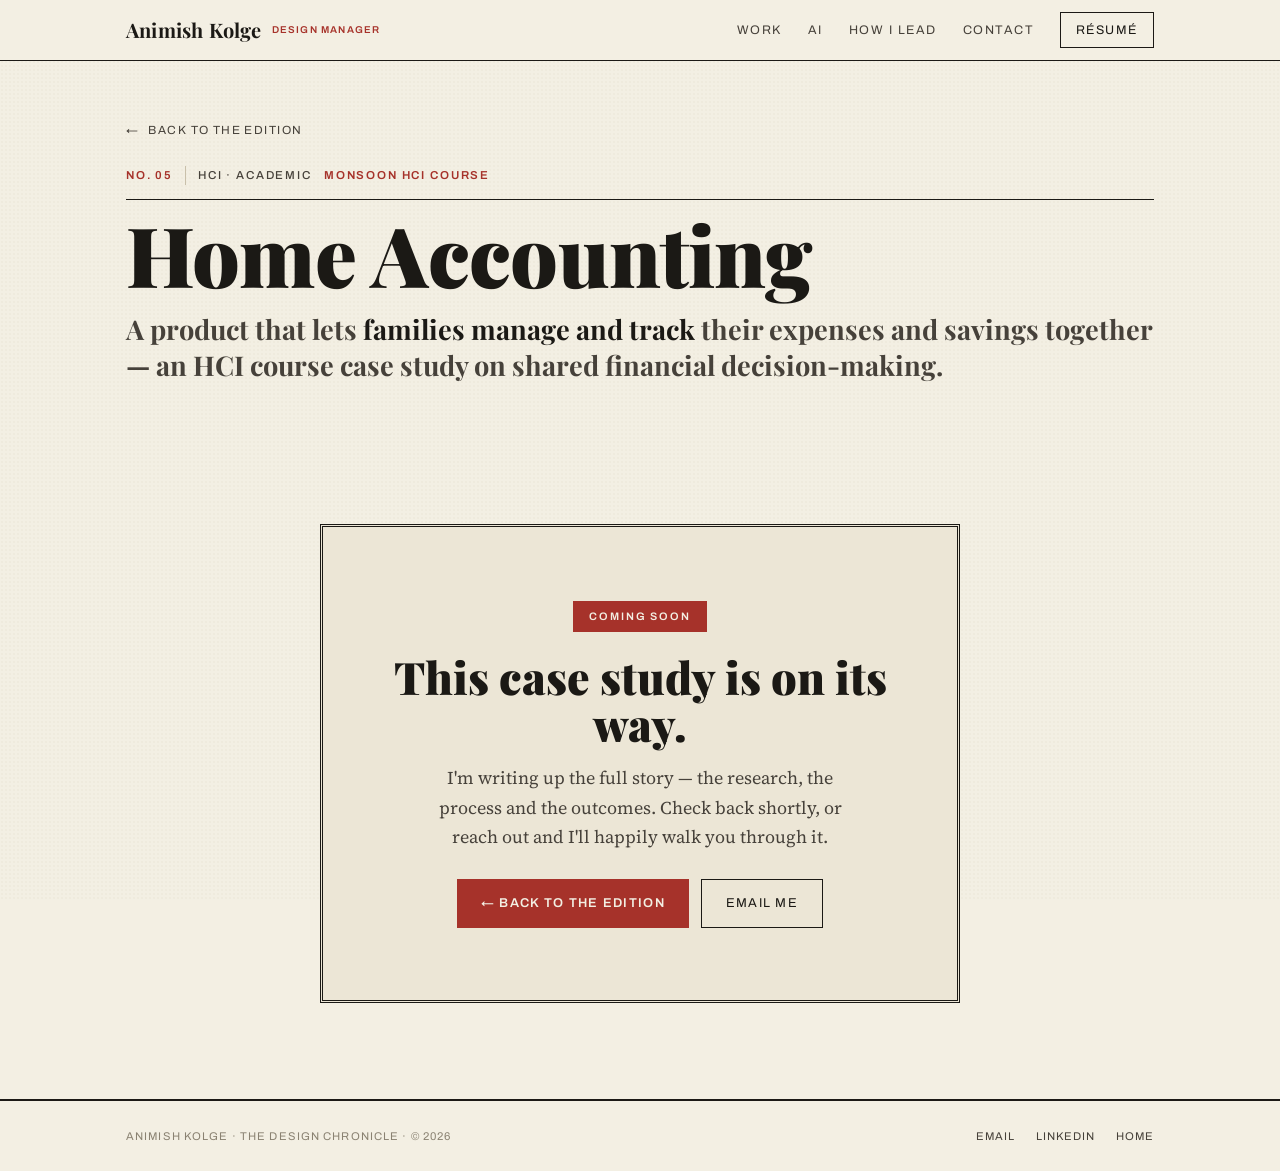
<file: projects/home-accounting.html>
<!DOCTYPE html>
<html lang="en">
<head>
<meta charset="UTF-8">
<meta name="viewport" content="width=device-width, initial-scale=1">
<title>Home Accounting · Animish Kolge</title>
<meta name="description" content="A product that lets families manage and track their expenses and savings together — an HCI course case study on shared financial decision-making.">
<meta property="og:type" content="article">
<meta property="og:site_name" content="Animish Kolge — Design Lead">
<meta property="og:title" content="Home Accounting · Animish Kolge">
<meta property="og:description" content="A product that lets families manage and track their expenses and savings together — an HCI course case study on shared financial decision-making.">
<link rel="preconnect" href="https://fonts.googleapis.com">
<link rel="preconnect" href="https://fonts.gstatic.com" crossorigin>
<link href="https://fonts.googleapis.com/css2?family=Playfair+Display:ital,wght@0,700;0,900;1,700;1,900&family=Source+Serif+4:ital,wght@0,400;0,600;1,400&family=Archivo:wght@500;600&family=Tiro+Devanagari+Hindi&display=swap" rel="stylesheet">
<link rel="stylesheet" href="../styles.css">
<link rel="stylesheet" href="../casestudy.css">
</head>
<body class="cs-clean">
<a class="skip" href="#csbody">Skip to content</a>

<nav class="nav">
  <div class="nav-inner">
    <a href="../index.html" class="brand">Animish&nbsp;Kolge <span class="num">Design Manager</span></a>
    <button class="nav-toggle" id="navToggle" aria-label="Menu" aria-expanded="false"><span></span></button>
    <div class="nav-links" id="navLinks">
      <a href="../index.html#edition">Work</a>
      <a href="../index.html#ai">AI</a>
      <a href="../index.html#leadership">How I lead</a>
      <a href="../index.html#desk">Contact</a>
      <a href="../assets/Animish_Kolge_Resume.pdf" target="_blank" rel="noopener" class="nav-cta">Résumé</a>
    </div>
  </div>
</nav>

<header class="cs-hero">
  <div class="wrap">
    <a href="../index.html#edition" class="cs-back"><span class="arr">←</span> Back to the edition</a>
    <div class="cs-round"><span>No. 05</span><span class="flag ">HCI · Academic</span><span>Monsoon HCI Course</span></div>
    <h1 class="cs-title">Home Accounting</h1>
    <p class="cs-lede">A product that lets <b>families manage and track</b> their expenses and savings together — an HCI course case study on shared financial decision-making.</p>
    </div>
</header>

<main class="wrap">
  <div class="cs-soon">
    <span class="cs-soon-badge">Coming soon</span>
    <h2 class="cs-soon-title">This case study is on its way.</h2>
    <p class="cs-soon-text">I'm writing up the full story — the research, the process and the outcomes. Check back shortly, or reach out and I'll happily walk you through it.</p>
    <div class="cs-soon-actions">
      <a href="../index.html#edition" class="btn btn-primary">← Back to the edition</a>
      <a href="mailto:animish.kolge@gmail.com" class="btn btn-ghost">Email me</a>
    </div>
  </div>
</main>

<footer class="foot">
  <div class="wrap foot-inner">
    <span class="foot-meta">Animish Kolge · The Design Chronicle · © 2026</span>
    <div class="foot-links">
      <a href="mailto:animish.kolge@gmail.com">Email</a>
      <a href="https://www.linkedin.com/in/animish-kolge">LinkedIn</a>
      <a href="../index.html">Home</a>
    </div>
  </div>
</footer>

<script src="../script.js"></script>
<script src="../cs-enhance.js"></script>
</body>
</html>
</file>
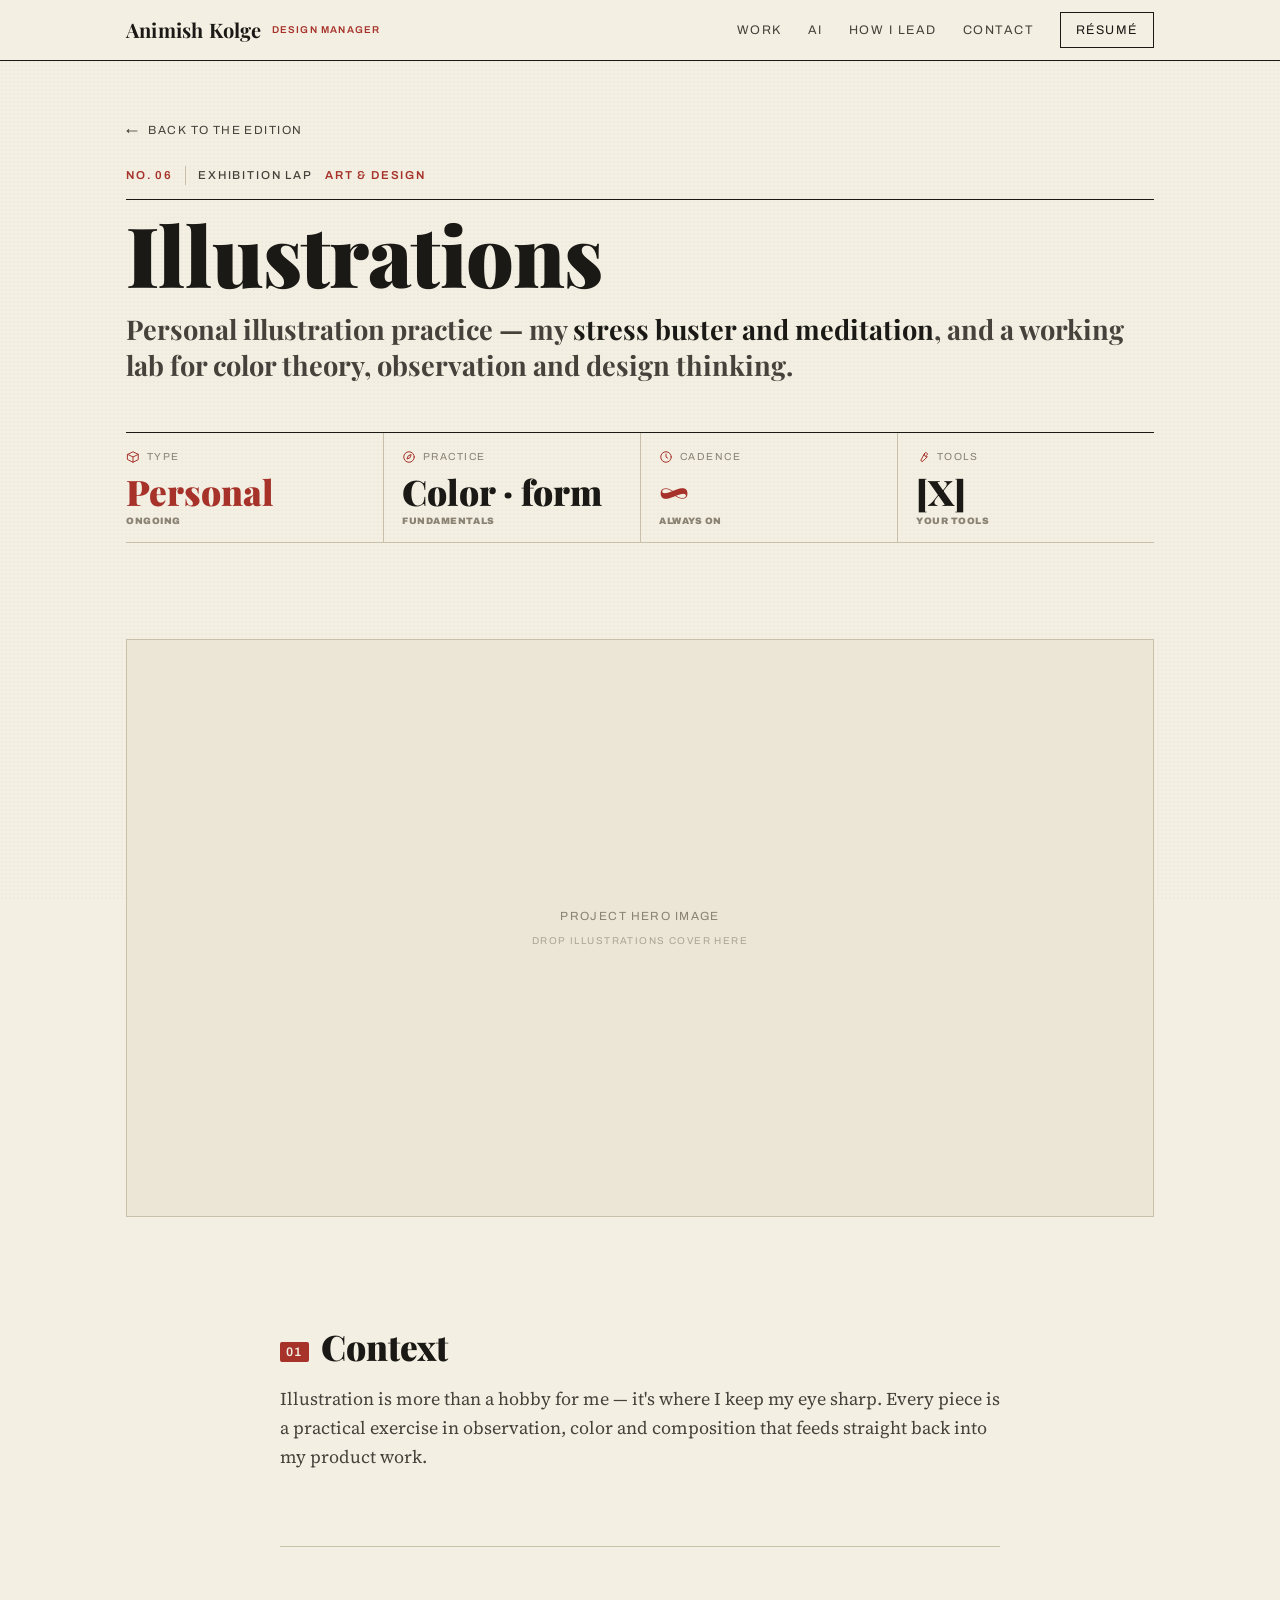
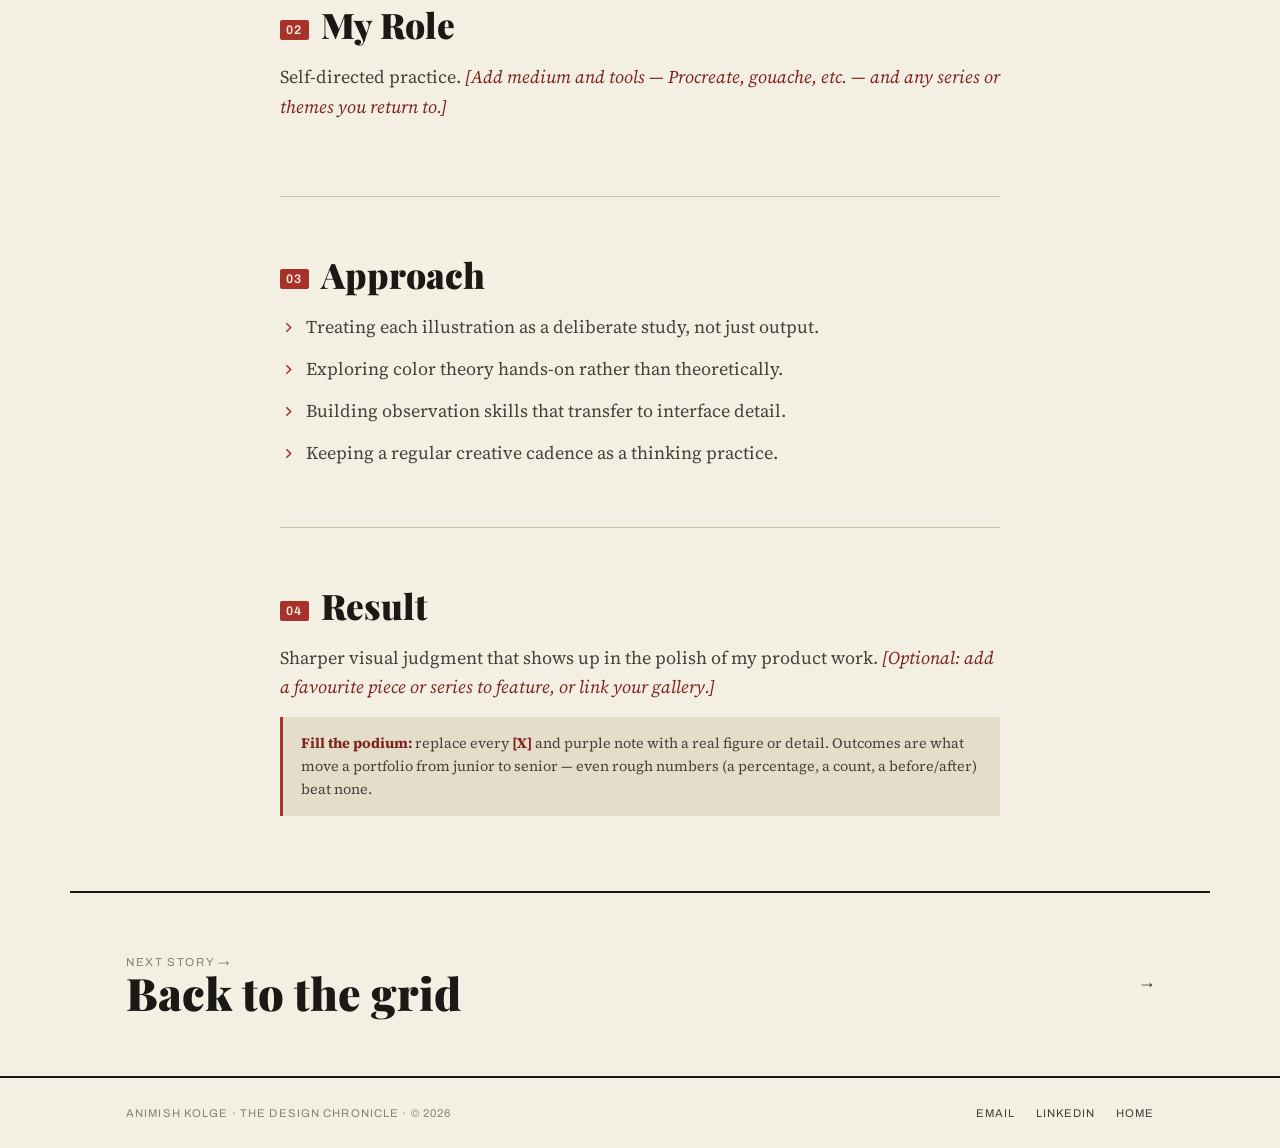
<file: projects/illustrations.html>
<!DOCTYPE html>
<html lang="en">
<head>
<meta charset="UTF-8">
<meta name="viewport" content="width=device-width, initial-scale=1">
<title>Illustrations · Animish Kolge</title>
<meta name="description" content="Personal illustration practice — my stress buster and meditation, and a working lab for color theory, observation and design thinking.">
<meta property="og:type" content="article">
<meta property="og:site_name" content="Animish Kolge — Design Lead">
<meta property="og:title" content="Illustrations · Animish Kolge">
<meta property="og:description" content="Personal illustration practice — my stress buster and meditation, and a working lab for color theory, observation and design thinking.">
<link rel="preconnect" href="https://fonts.googleapis.com">
<link rel="preconnect" href="https://fonts.gstatic.com" crossorigin>
<link href="https://fonts.googleapis.com/css2?family=Playfair+Display:ital,wght@0,700;0,900;1,700;1,900&family=Source+Serif+4:ital,wght@0,400;0,600;1,400&family=Archivo:wght@500;600&family=Tiro+Devanagari+Hindi&display=swap" rel="stylesheet">
<link rel="stylesheet" href="../styles.css">
<link rel="stylesheet" href="../casestudy.css">
</head>
<body class="cs-clean">
<a class="skip" href="#csbody">Skip to content</a>

<nav class="nav">
  <div class="nav-inner">
    <a href="../index.html" class="brand">Animish&nbsp;Kolge <span class="num">Design Manager</span></a>
    <button class="nav-toggle" id="navToggle" aria-label="Menu" aria-expanded="false"><span></span></button>
    <div class="nav-links" id="navLinks">
      <a href="../index.html#edition">Work</a>
      <a href="../index.html#ai">AI</a>
      <a href="../index.html#leadership">How I lead</a>
      <a href="../index.html#desk">Contact</a>
      <a href="../assets/Animish_Kolge_Resume.pdf" target="_blank" rel="noopener" class="nav-cta">Résumé</a>
    </div>
  </div>
</nav>

<header class="cs-hero">
  <div class="wrap">
    <a href="../index.html#edition" class="cs-back"><span class="arr">←</span> Back to the edition</a>
    <div class="cs-round"><span>No. 06</span><span class="flag ">Exhibition lap</span><span>Art &amp; Design</span></div>
    <h1 class="cs-title">Illustrations</h1>
    <p class="cs-lede">Personal illustration practice — my <b>stress buster and meditation</b>, and a working lab for color theory, observation and design thinking.</p>
    <div class="cs-board">
      <div class="cs-board-cell"><div class="k">Type</div><div class="v cyan">Personal<small>ongoing</small></div></div>
      <div class="cs-board-cell"><div class="k">Practice</div><div class="v ">Color · form<small>fundamentals</small></div></div>
      <div class="cs-board-cell"><div class="k">Cadence</div><div class="v fast">∞<small>always on</small></div></div>
      <div class="cs-board-cell"><div class="k">Tools</div><div class="v ">[X]<small>your tools</small></div></div>
    </div>
  </div>
</header>

<main class="wrap">
  <div class="cs-plate">
    <div class="ph">PROJECT HERO IMAGE<small>drop illustrations cover here</small></div>
  </div>

  <div class="cs-body" id="csbody">
    <section class="cs-block">
      <h2><span class="n">01</span>Context</h2>
      <p>Illustration is more than a hobby for me — it's where I keep my eye sharp. Every piece is a practical exercise in observation, color and composition that feeds straight back into my product work.</p>
    </section>
    <section class="cs-block">
      <h2><span class="n">02</span>My Role</h2>
      <p>Self-directed practice. <span class='fill'>[Add medium and tools — Procreate, gouache, etc. — and any series or themes you return to.]</span></p>
    </section>
    <section class="cs-block">
      <h2><span class="n">03</span>Approach</h2>
      <ul class="cs-list"><li>Treating each illustration as a deliberate study, not just output.</li><li>Exploring color theory hands-on rather than theoretically.</li><li>Building observation skills that transfer to interface detail.</li><li>Keeping a regular creative cadence as a thinking practice.</li></ul>
    </section>
    <section class="cs-block">
      <h2><span class="n">04</span>Result</h2>
      <p>Sharper visual judgment that shows up in the polish of my product work. <span class='fill'>[Optional: add a favourite piece or series to feature, or link your gallery.]</span></p>
      <p class="note"><b>Fill the podium:</b> replace every <b>[X]</b> and purple note with a real figure or detail. Outcomes are what move a portfolio from junior to senior — even rough numbers (a percentage, a count, a before/after) beat none.</p>
    </section>
  </div>
</main>

<div class="wrap cs-next">
  <a href="../index.html">
    <div><div class="lab">Next story →</div><div class="nm">Back to the grid</div></div>
    <span class="cs-back" style="margin:0"><span class="arr" style="transform:none">→</span></span>
  </a>
</div>

<footer class="foot">
  <div class="wrap foot-inner">
    <span class="foot-meta">Animish Kolge · The Design Chronicle · © 2026</span>
    <div class="foot-links">
      <a href="mailto:animish.kolge@gmail.com">Email</a>
      <a href="https://www.linkedin.com/in/animish-kolge">LinkedIn</a>
      <a href="../index.html">Home</a>
    </div>
  </div>
</footer>

<script src="../script.js"></script>
<script src="../cs-enhance.js"></script>
</body>
</html>
</file>
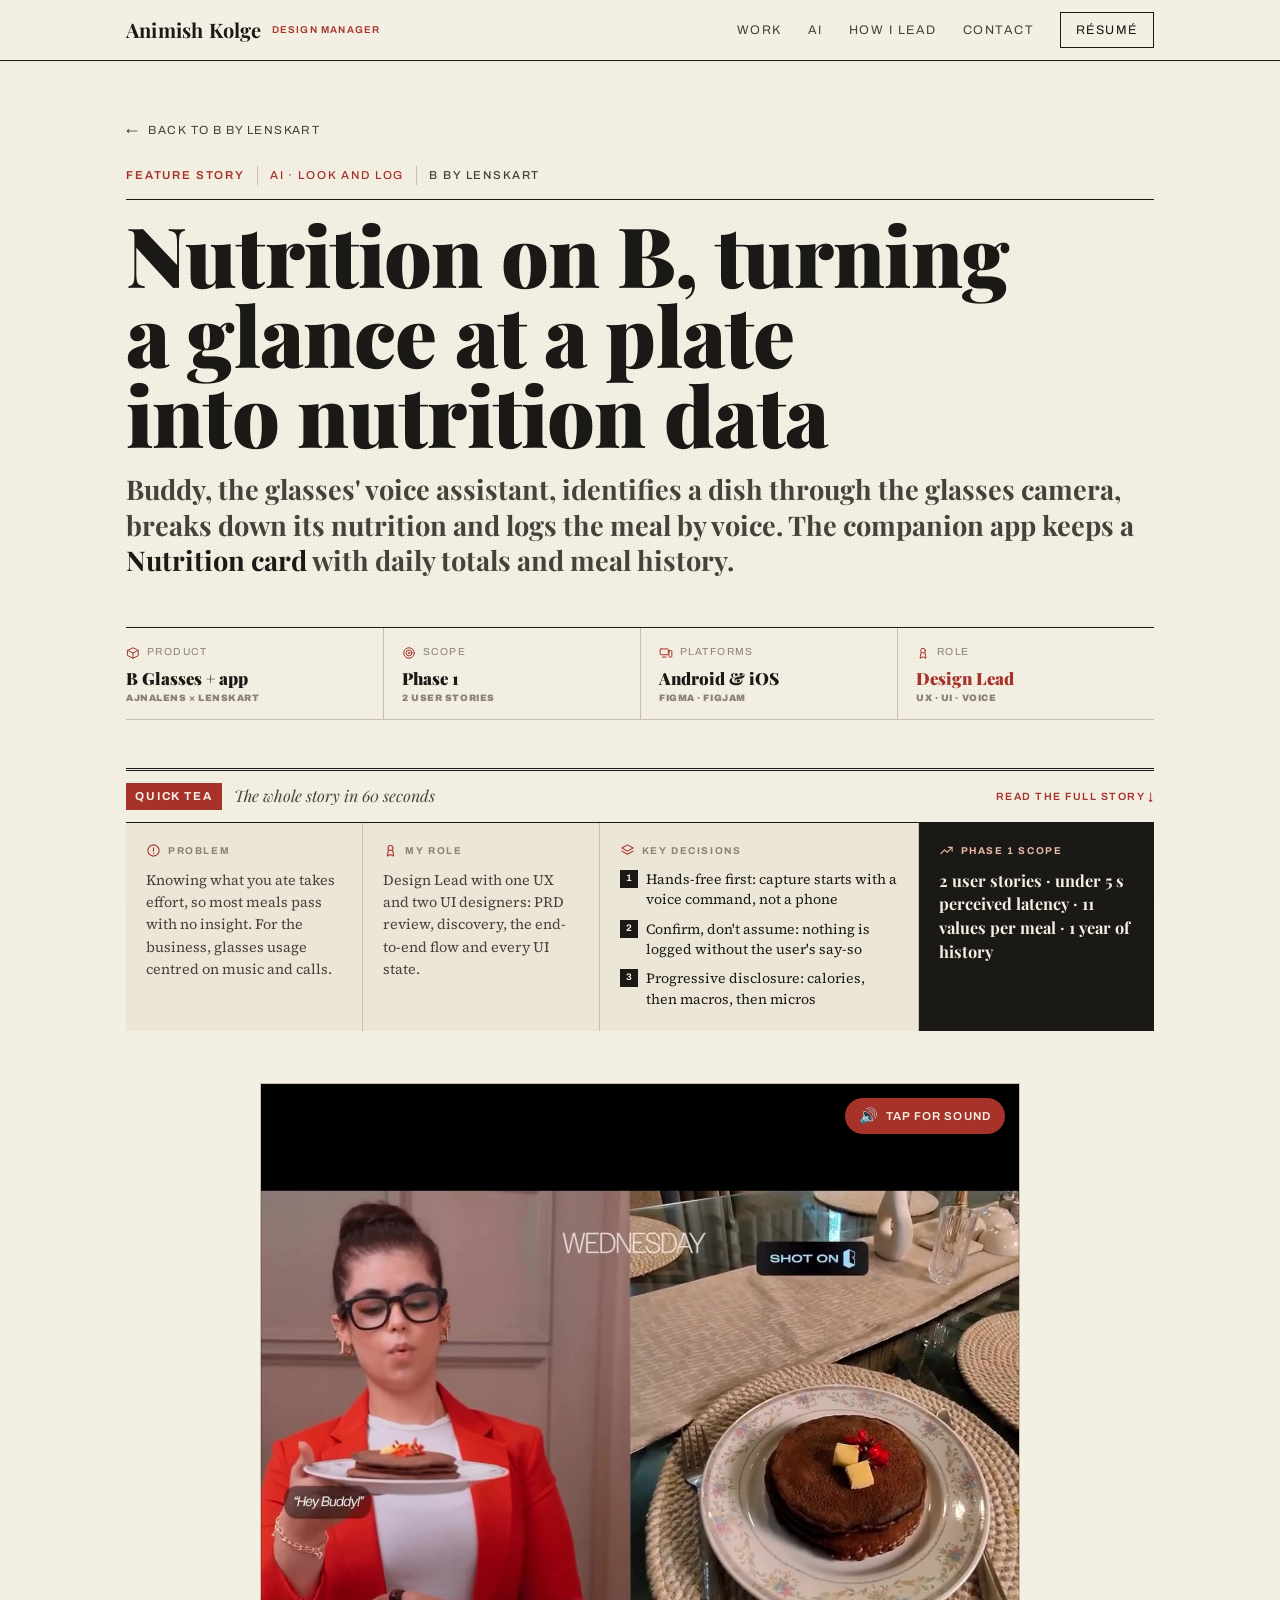
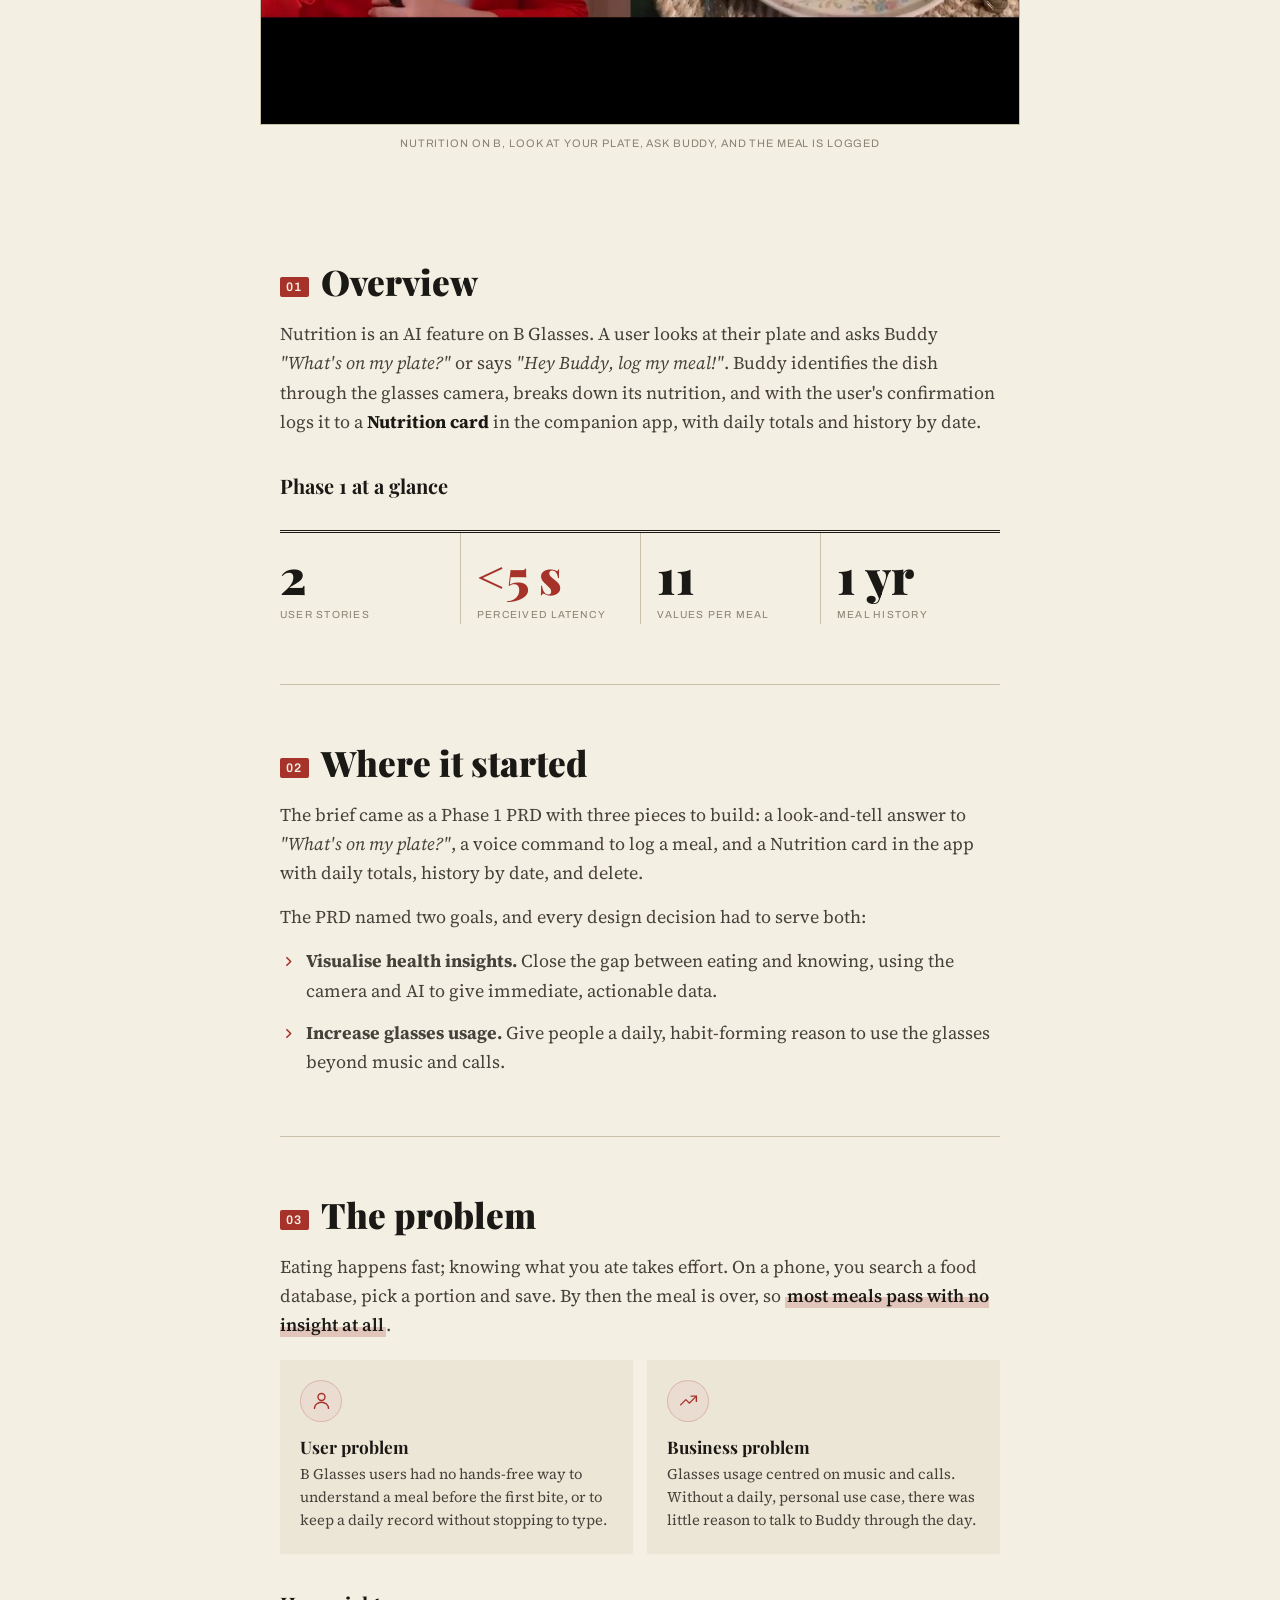
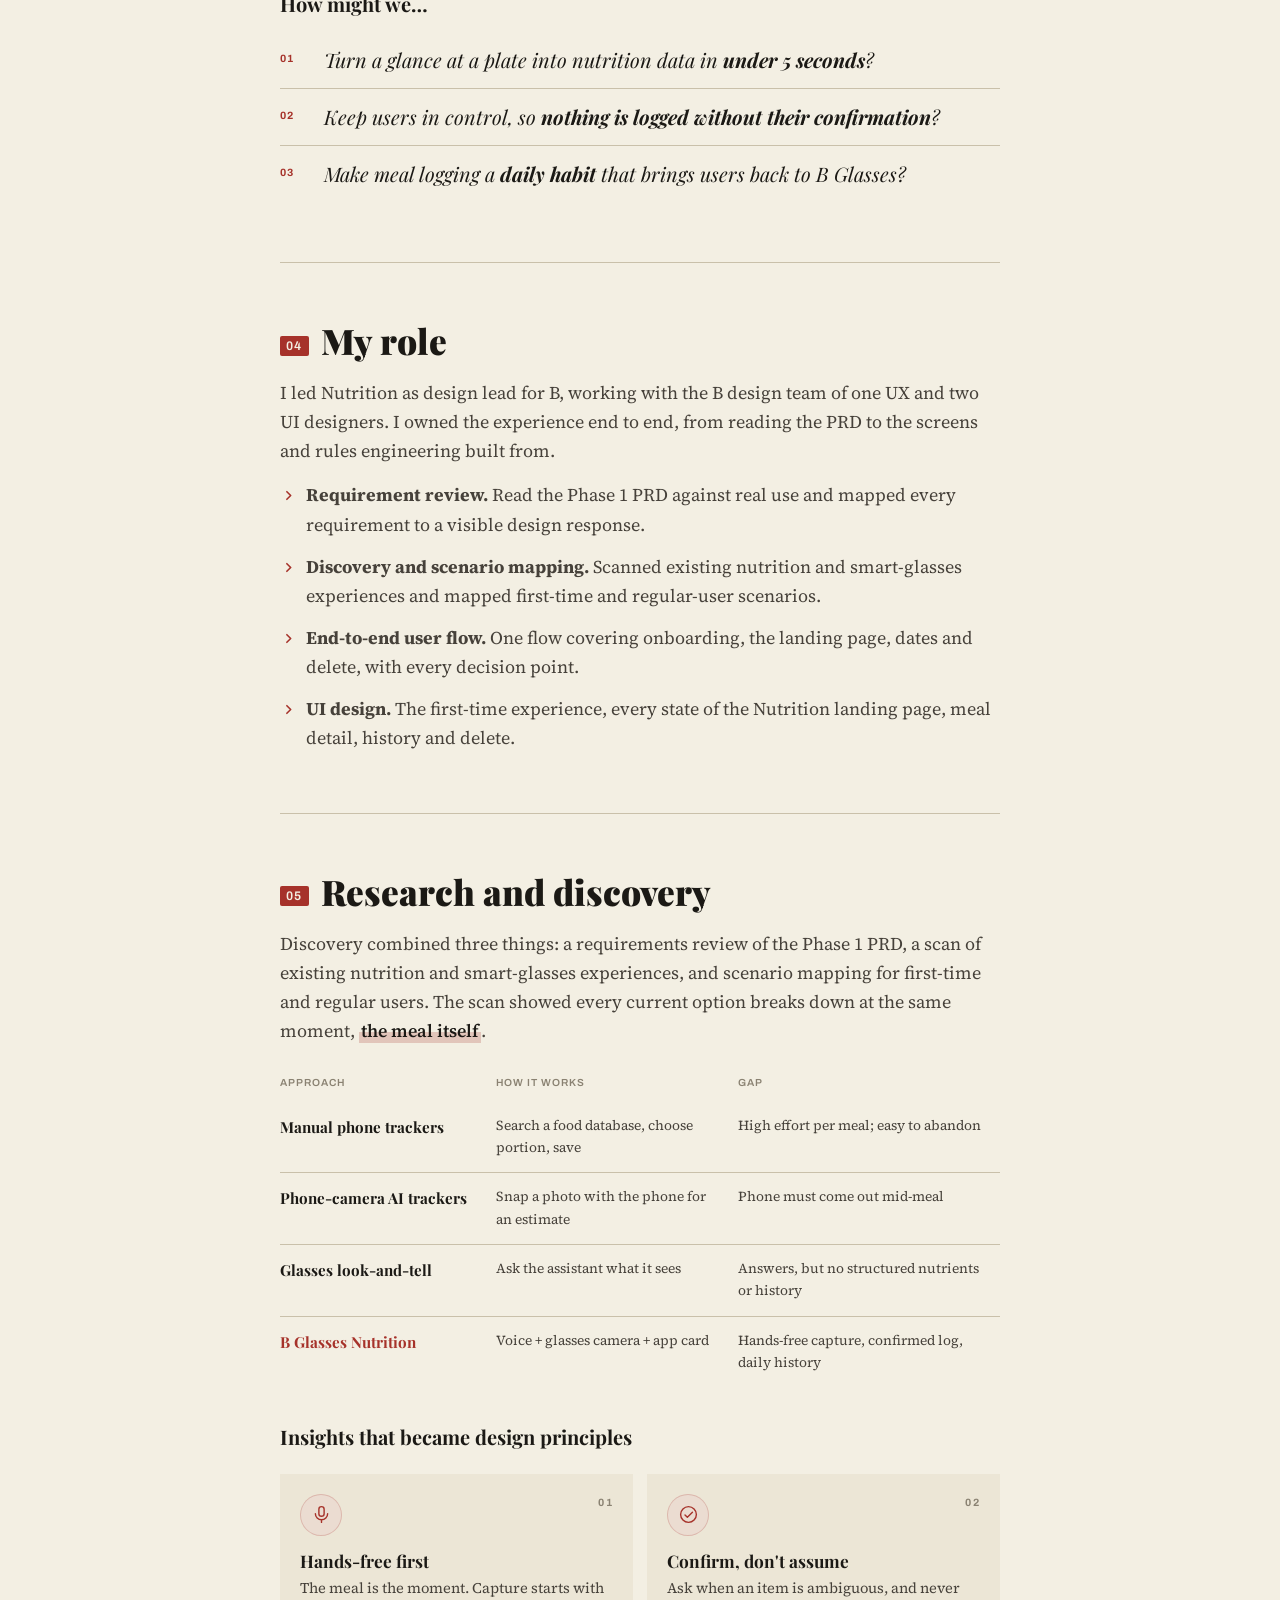
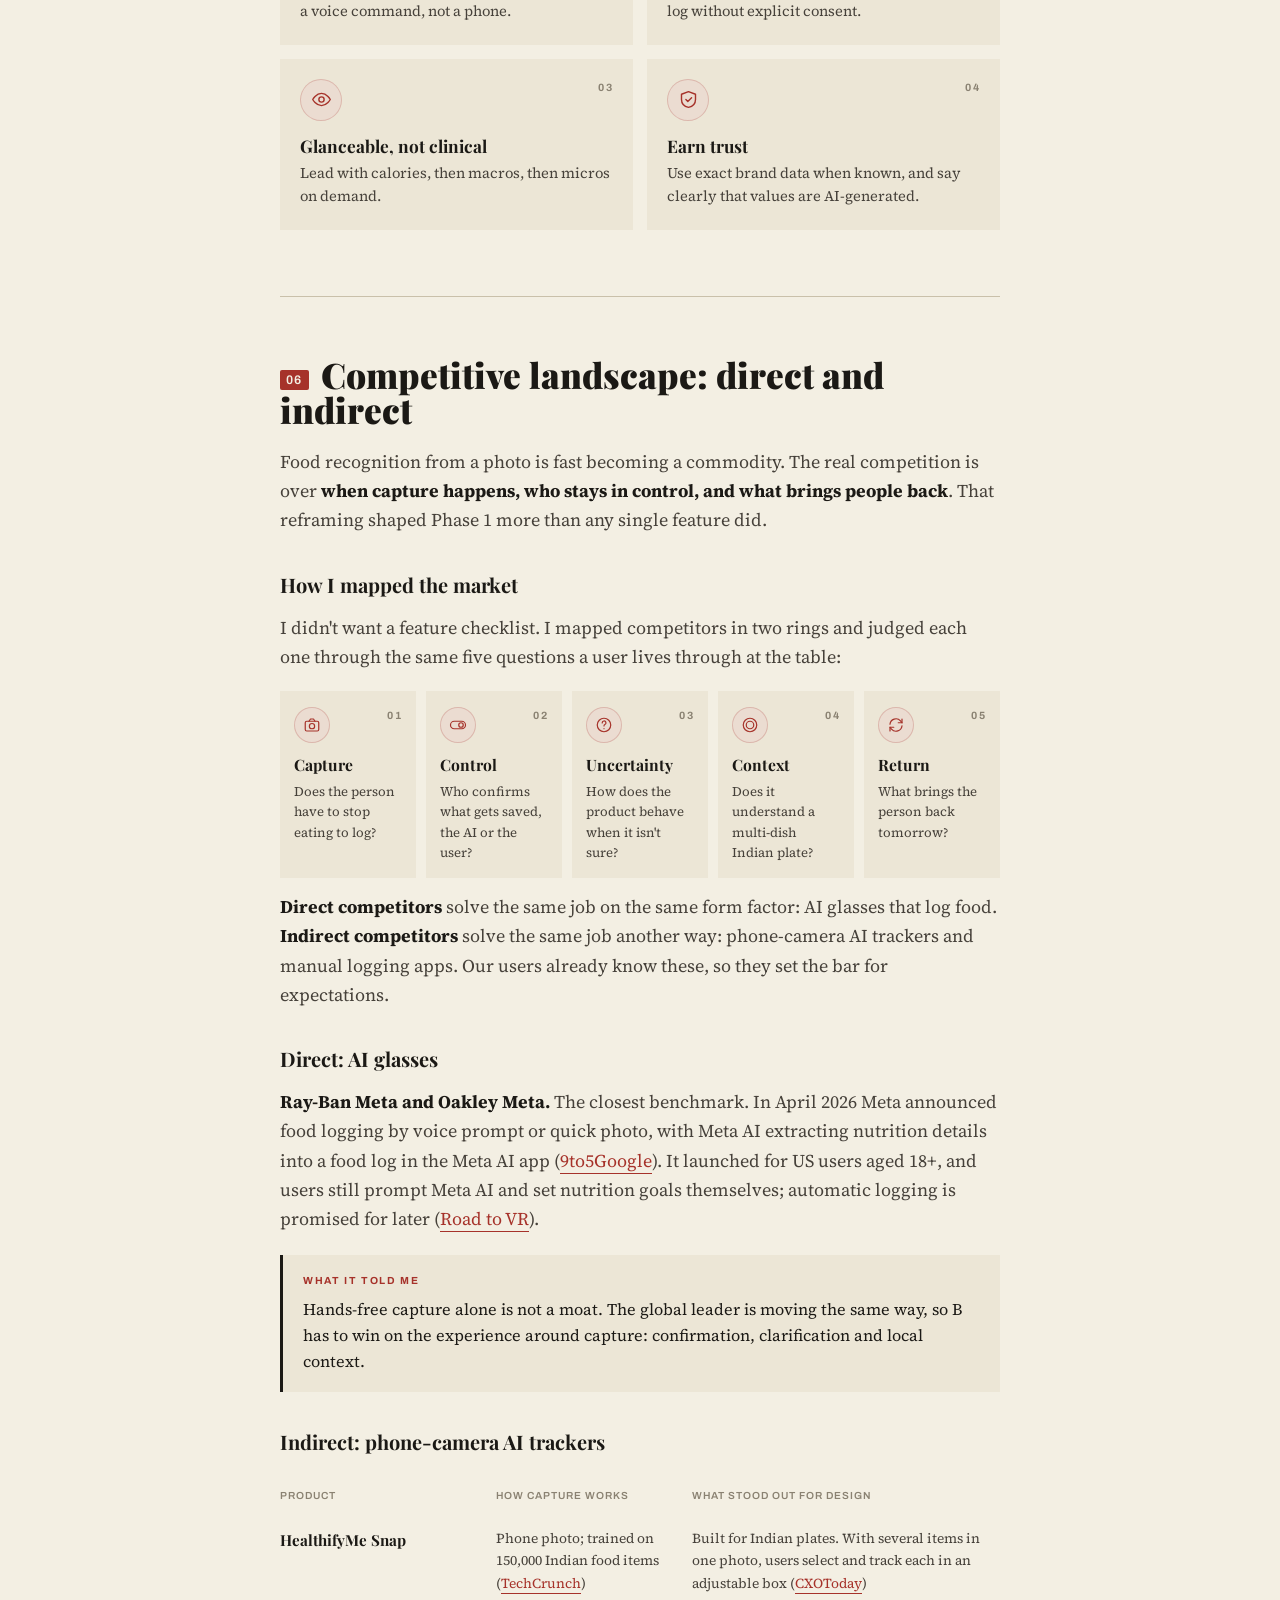
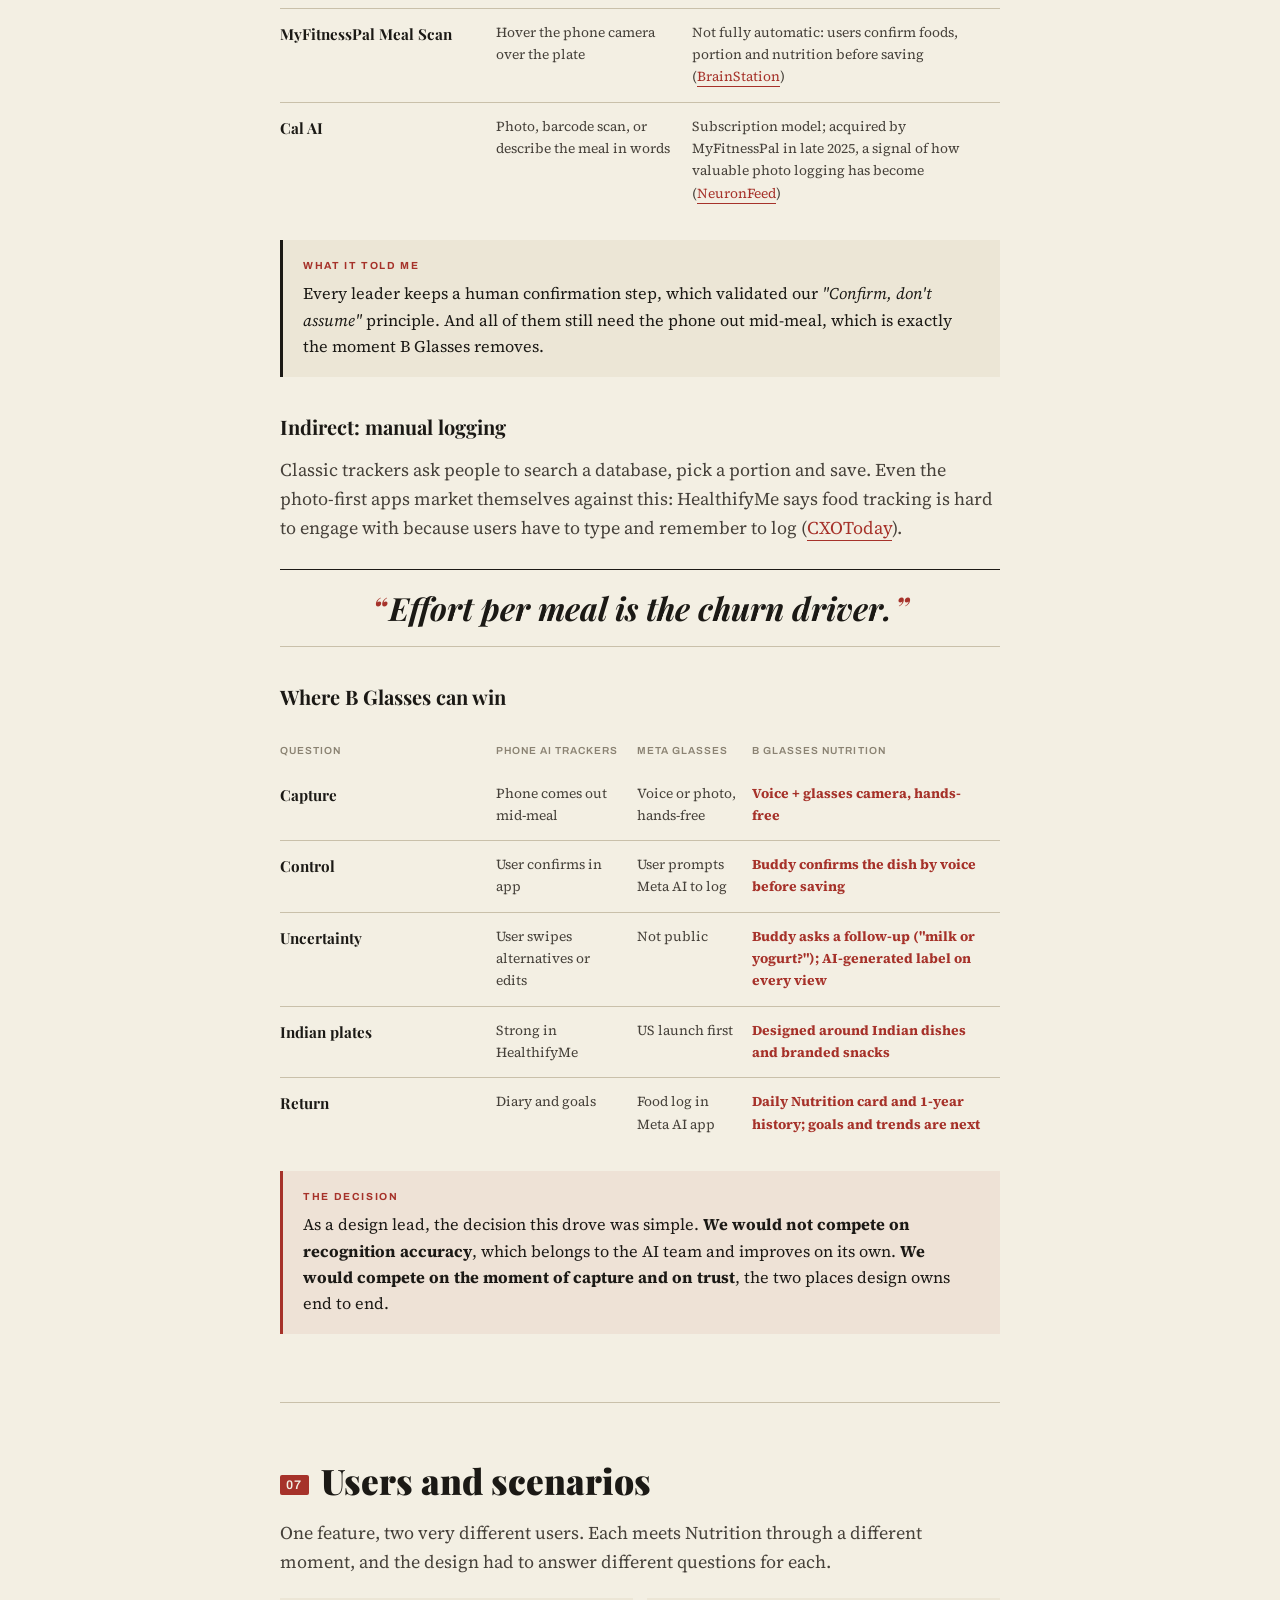
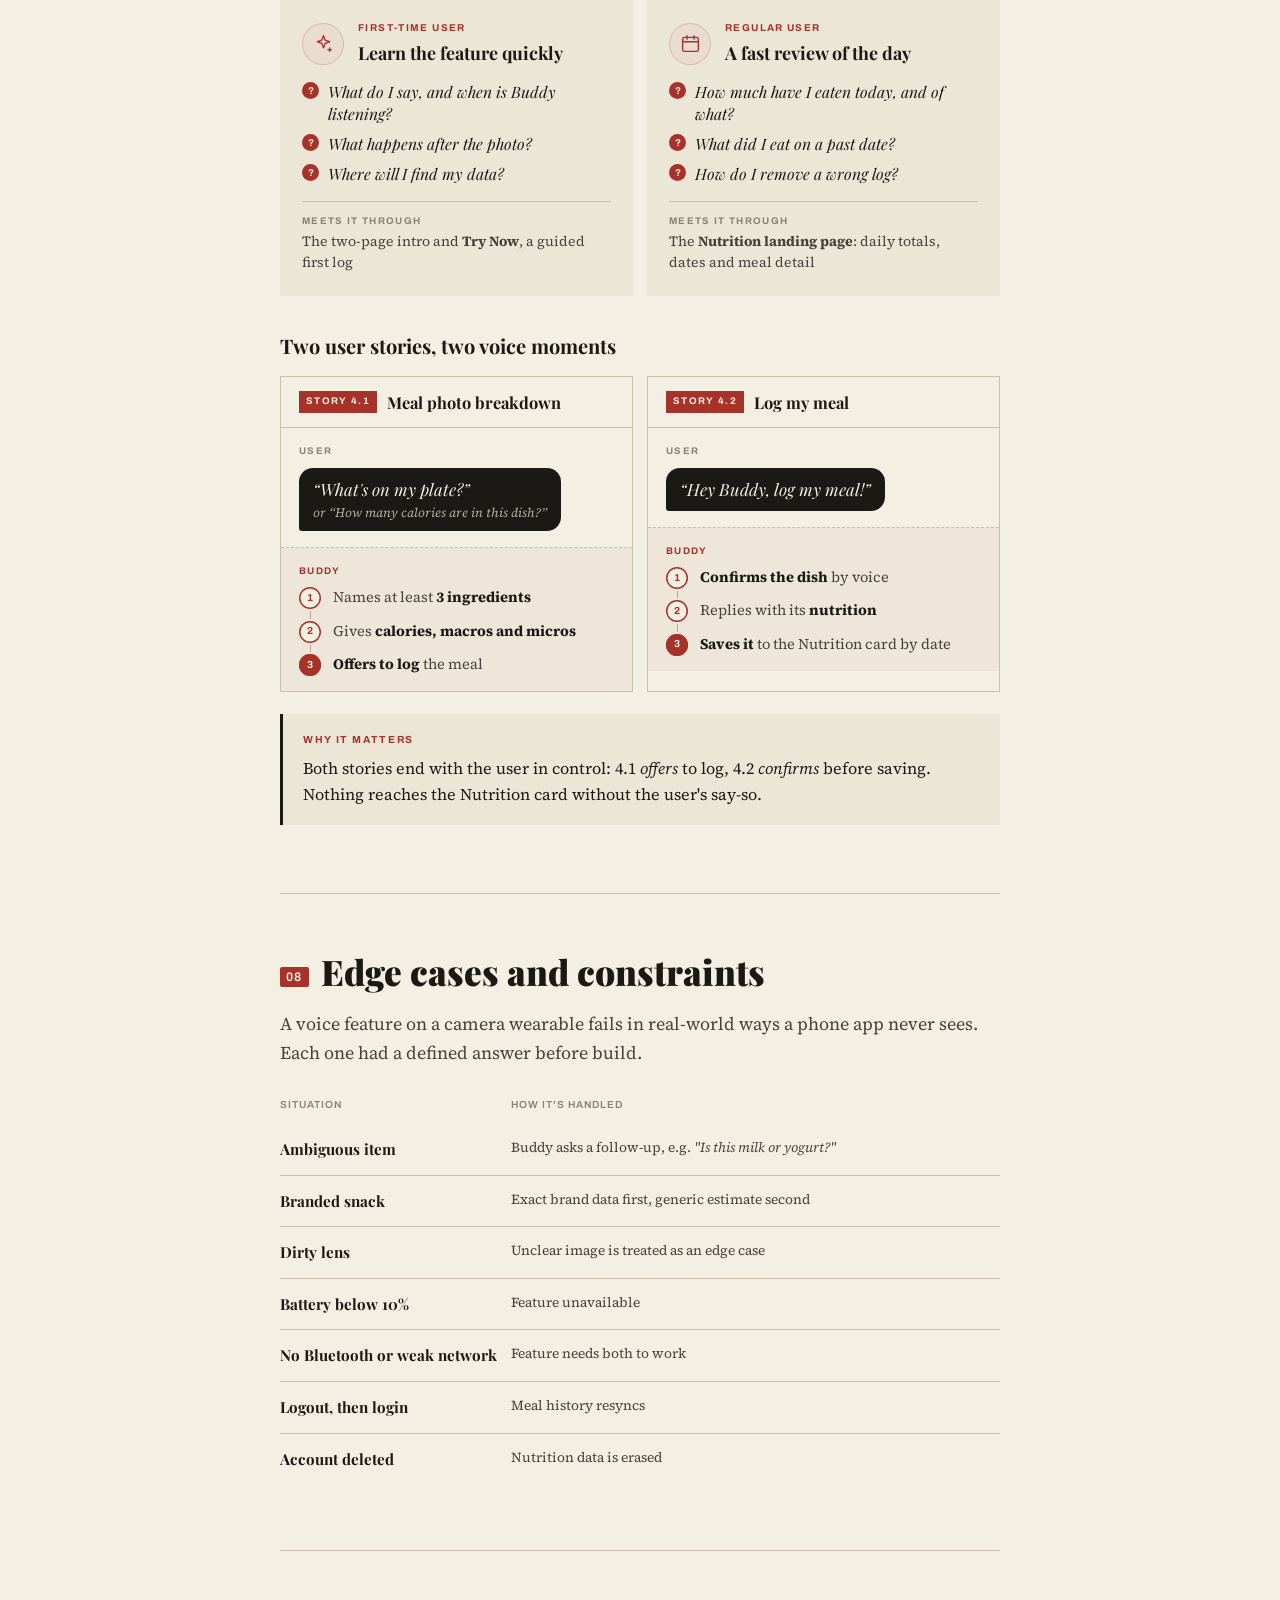
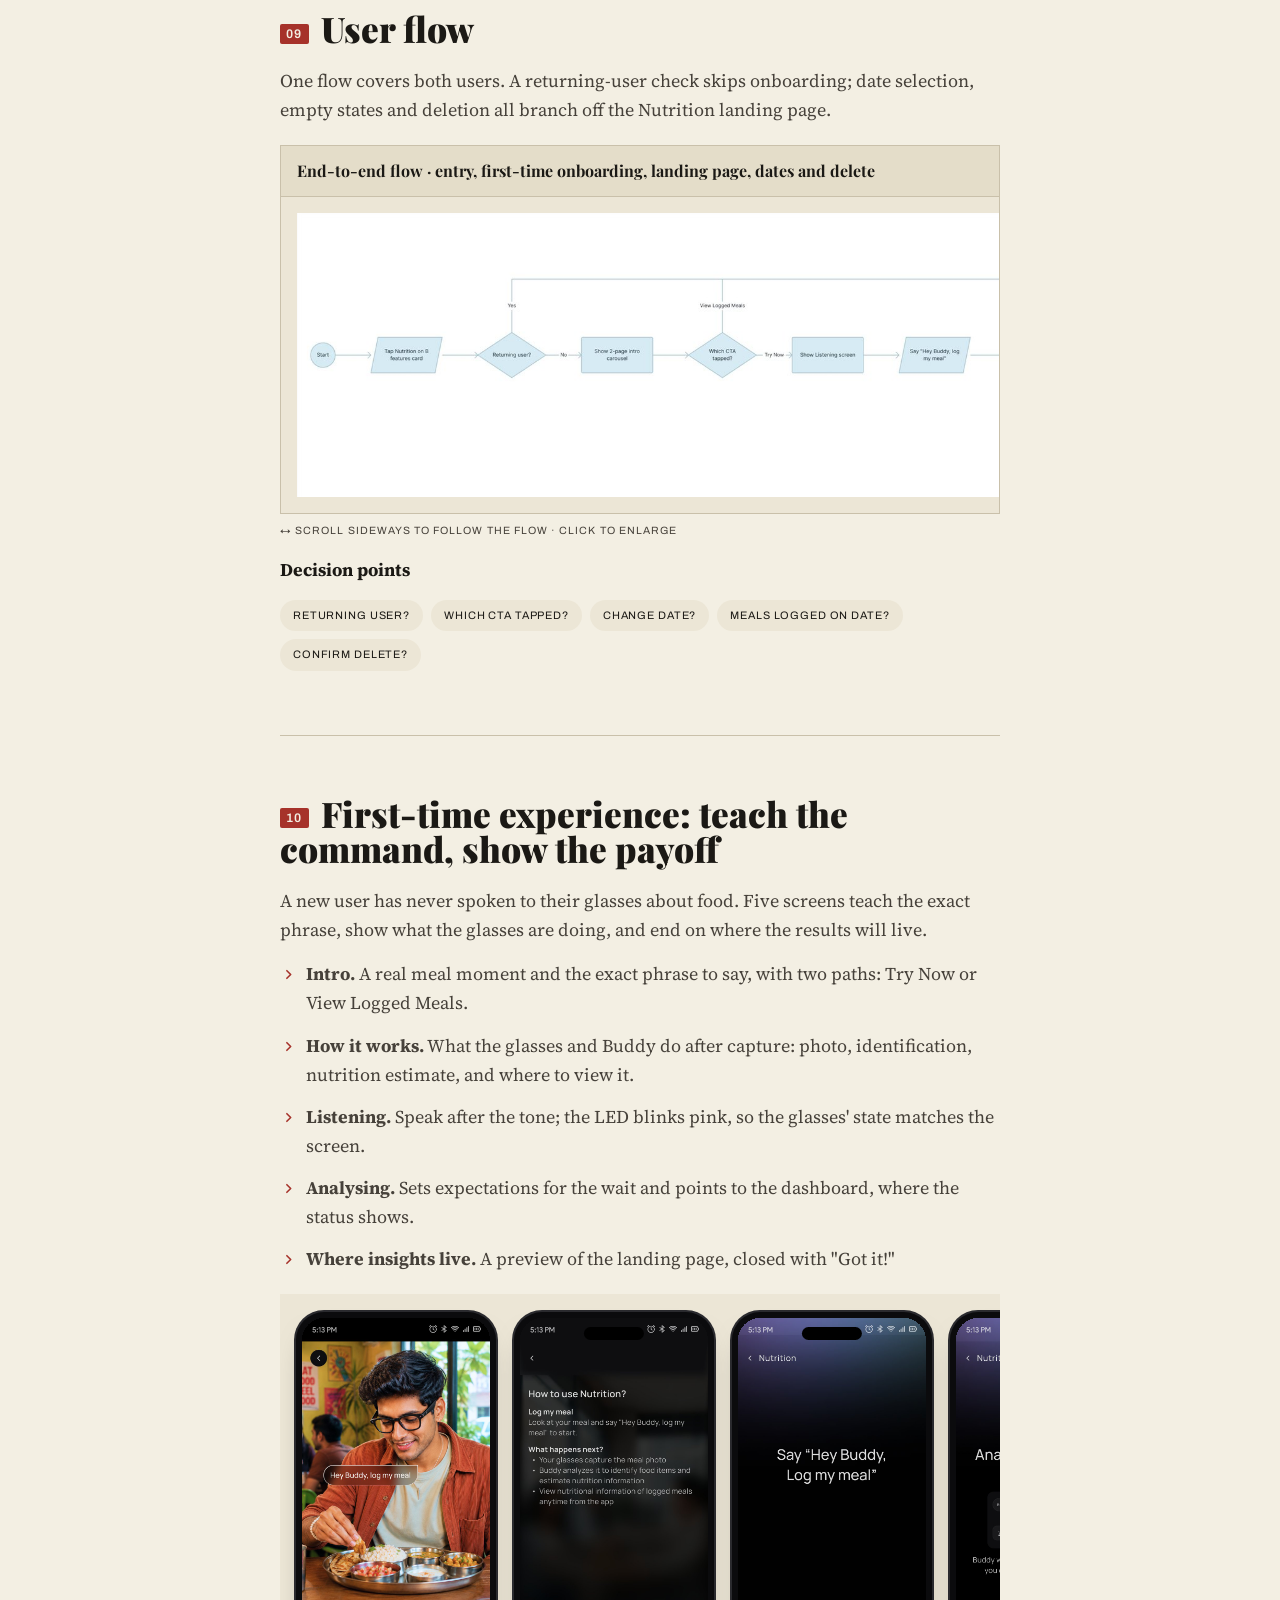
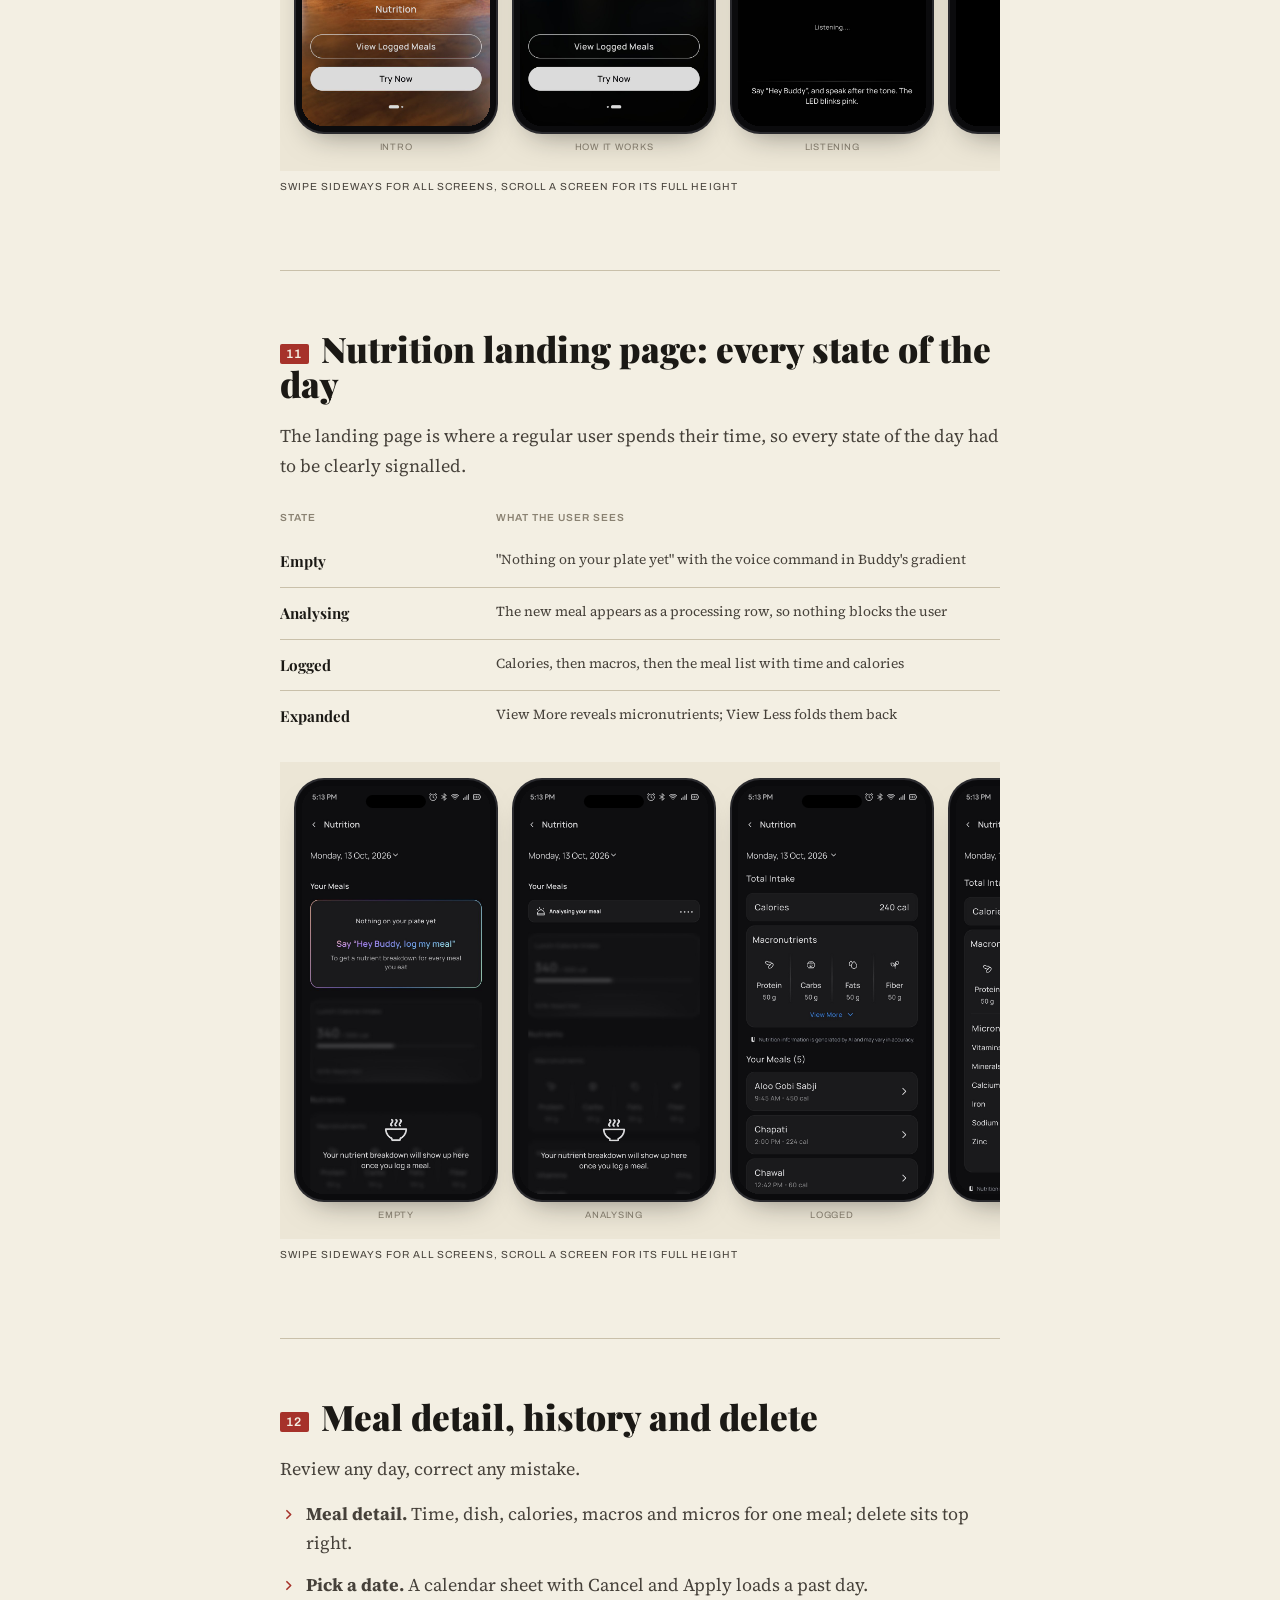
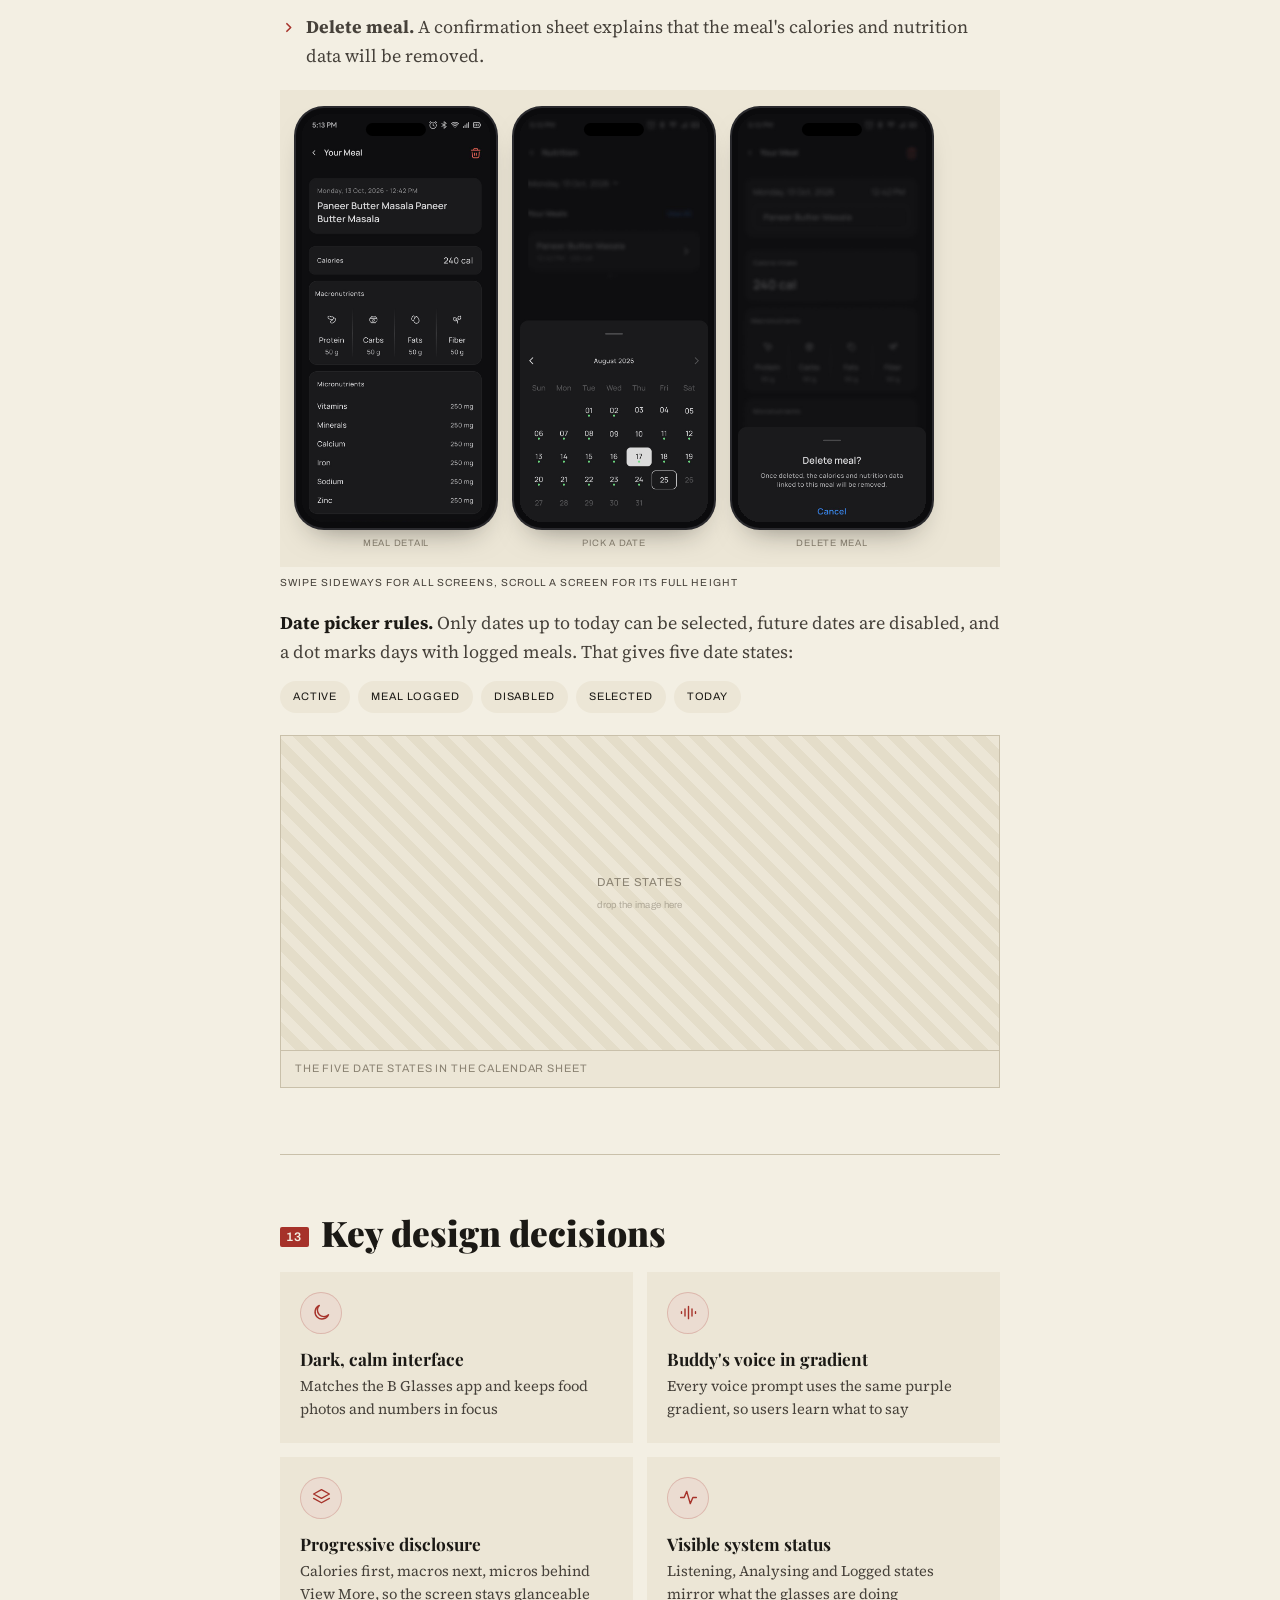
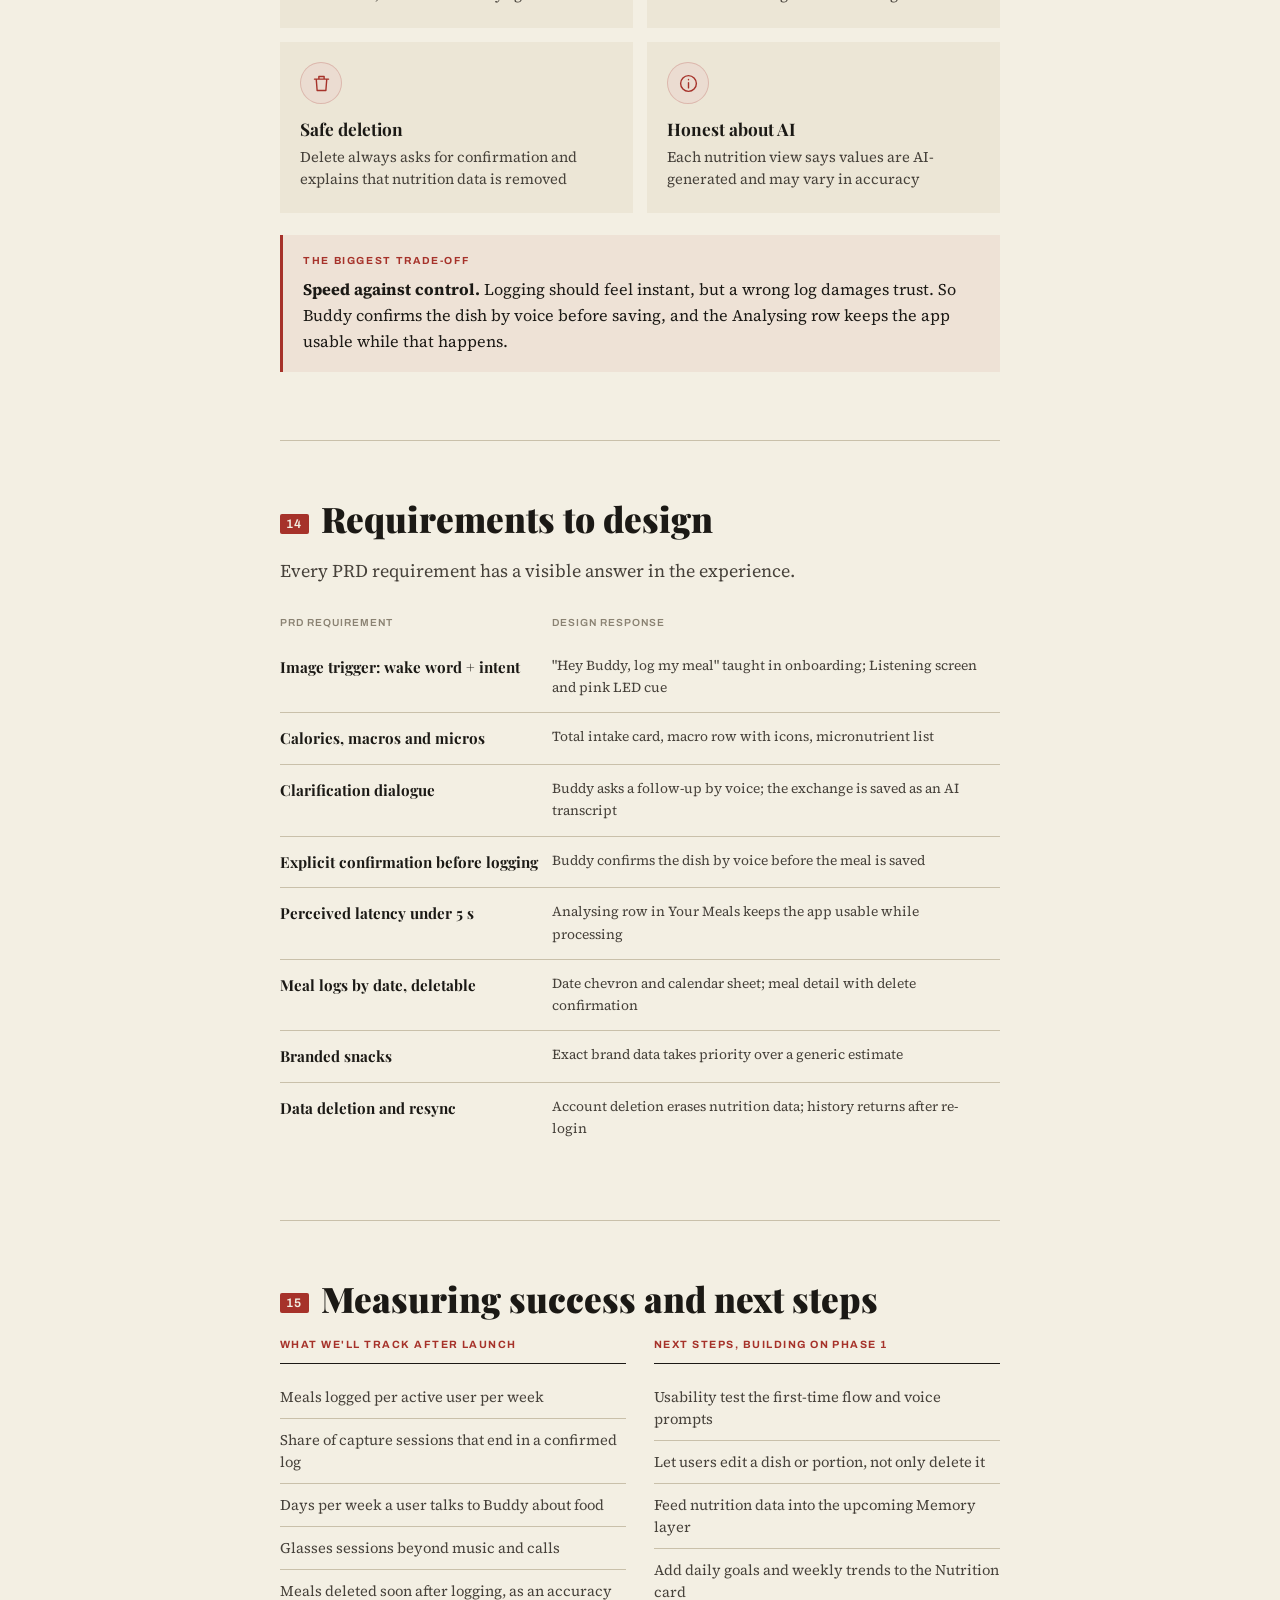
<file: projects/nutrition.html>
<!DOCTYPE html>
<html lang="en">
<head>
<meta charset="UTF-8">
<meta name="viewport" content="width=device-width, initial-scale=1">
<title>Nutrition on B, Turning a Glance at a Plate into Nutrition Data · Animish Kolge</title>
<meta name="description" content="Designing Nutrition for B Glasses: Buddy identifies a dish through the glasses camera, breaks down its nutrition and logs the meal by voice, with a Nutrition card in the companion app.">
<meta property="og:type" content="article">
<meta property="og:site_name" content="The Design Chronicle, Animish Kolge">
<meta property="og:title" content="Nutrition on B · Animish Kolge">
<meta property="og:description" content="Turning a glance at a plate into nutrition data, hands-free, on India's first AI smart glasses.">
<link rel="preconnect" href="https://fonts.googleapis.com">
<link rel="preconnect" href="https://fonts.gstatic.com" crossorigin>
<link href="https://fonts.googleapis.com/css2?family=Playfair+Display:ital,wght@0,700;0,900;1,700;1,900&family=Source+Serif+4:ital,wght@0,400;0,600;1,400&family=Archivo:wght@500;600&family=Tiro+Devanagari+Hindi&display=swap" rel="stylesheet">
<link rel="stylesheet" href="../styles.css">
<link rel="stylesheet" href="../casestudy.css">
</head>
<body class="cs-clean">
<a class="skip" href="#csbody">Skip to content</a>

<nav class="nav">
 <div class="nav-inner">
 <a href="../index.html" class="brand">Animish&nbsp;Kolge <span class="num">Design Manager</span></a>
 <button class="nav-toggle" id="navToggle" aria-label="Menu" aria-expanded="false"><span></span></button>
 <div class="nav-links" id="navLinks">
 <a href="../index.html#edition">Work</a>
 <a href="../index.html#ai">AI</a>
 <a href="../index.html#leadership">How I lead</a>
 <a href="../index.html#desk">Contact</a>
 <a href="../assets/Animish_Kolge_Resume.pdf" target="_blank" rel="noopener" class="nav-cta">Résumé</a>
 </div>
 </div>
</nav>

<header class="cs-hero">
 <div class="wrap">
 <a href="smart-glasses.html" class="cs-back"><span class="arr">←</span> Back to B by Lenskart</a>
 <div class="cs-round"><span>Feature Story</span><span class="flag fast">AI · Look and log</span><span class="flag">B by Lenskart</span></div>
 <h1 class="cs-title">Nutrition on B, turning a glance at a plate into nutrition data</h1>
 <p class="cs-lede">Buddy, the glasses' voice assistant, identifies a dish through the glasses camera, breaks down its nutrition and logs the meal by voice. The companion app keeps a <b>Nutrition card</b> with daily totals and meal history.</p>
 <div class="cs-board">
 <div class="cs-board-cell"><div class="k">Product</div><div class="v" style="font-size:1.05rem">B Glasses + app<small>AjnaLens × Lenskart</small></div></div>
 <div class="cs-board-cell"><div class="k">Scope</div><div class="v" style="font-size:1.05rem">Phase 1<small>2 user stories</small></div></div>
 <div class="cs-board-cell"><div class="k">Platforms</div><div class="v" style="font-size:1.05rem">Android &amp; iOS<small>Figma · FigJam</small></div></div>
 <div class="cs-board-cell"><div class="k">Role</div><div class="v cyan" style="font-size:1.05rem">Design Lead<small>UX · UI · voice</small></div></div>
 </div>
 </div>
</header>
 <aside class="tldr wrap" aria-label="Case study summary">
 <div class="tldr-top"><span class="tldr-tag">Quick tea</span><span class="tldr-sub">The whole story in 60 seconds</span><a class="tldr-more" href="#csbody">Read the full story ↓</a></div>
 <div class="tldr-grid">
 <div class="tldr-cell"><span class="tldr-k"><svg viewBox="0 0 24 24" width="15" height="15" fill="none" stroke="currentColor" stroke-width="1.7" stroke-linecap="round" stroke-linejoin="round" aria-hidden="true"><circle cx="12" cy="12" r="9"/><path d="M12 7.5v5.5"/><path d="M12 16.5v.2"/></svg>Problem</span><p>Knowing what you ate takes effort, so most meals pass with no insight. For the business, glasses usage centred on music and calls.</p></div>
 <div class="tldr-cell"><span class="tldr-k"><svg viewBox="0 0 24 24" width="15" height="15" fill="none" stroke="currentColor" stroke-width="1.7" stroke-linecap="round" stroke-linejoin="round" aria-hidden="true"><circle cx="12" cy="8" r="4"/><path d="M8.5 11.5L7 21l5-2.5 5 2.5-1.5-9.5"/></svg>My role</span><p>Design Lead with one UX and two UI designers: PRD review, discovery, the end-to-end flow and every UI state.</p></div>
 <div class="tldr-cell"><span class="tldr-k"><svg viewBox="0 0 24 24" width="15" height="15" fill="none" stroke="currentColor" stroke-width="1.7" stroke-linecap="round" stroke-linejoin="round" aria-hidden="true"><path d="M12 3l9 5-9 5-9-5z"/><path d="M3 13l9 5 9-5"/></svg>Key decisions</span><ol><li>Hands-free first: capture starts with a voice command, not a phone</li><li>Confirm, don't assume: nothing is logged without the user's say-so</li><li>Progressive disclosure: calories, then macros, then micros</li></ol></div>
 <div class="tldr-cell out"><span class="tldr-k"><svg viewBox="0 0 24 24" width="15" height="15" fill="none" stroke="currentColor" stroke-width="1.7" stroke-linecap="round" stroke-linejoin="round" aria-hidden="true"><path d="M3 17l6-6 4 4 8-8"/><path d="M15 7h6v6"/></svg>Phase 1 scope</span><p>2 user stories · under 5 s perceived latency · 11 values per meal · 1 year of history</p></div>
 </div>
 </aside>

<main class="wrap">
 <figure class="cs-video n-video">
 <div class="cs-video-frame">
 <video id="nutritionVideo" src="../assets/nutrition-intro.mp4" poster="../assets/nutrition-intro-poster.jpg" autoplay muted loop playsinline controls preload="metadata"></video>
 <button class="cs-video-sound" id="soundBtn" type="button" aria-label="Unmute video"><span class="ic">🔊</span> Tap for sound</button>
 </div>
 <figcaption>Nutrition on B, look at your plate, ask Buddy, and the meal is logged</figcaption>
 </figure>

 <div class="cs-body" id="csbody">

 <section class="cs-block">
 <h2><span class="n">01</span>Overview</h2>
 <p>Nutrition is an AI feature on B Glasses. A user looks at their plate and asks Buddy <em>"What's on my plate?"</em> or says <em>"Hey Buddy, log my meal!"</em>. Buddy identifies the dish through the glasses camera, breaks down its nutrition, and with the user's confirmation logs it to a <strong>Nutrition card</strong> in the companion app, with daily totals and history by date.</p>
 <h3 class="cs-sub">Phase 1 at a glance</h3>
 <div class="n-stats">
 <div><b>2</b><span>User stories</span></div>
 <div><b class="red">&lt;5 s</b><span>Perceived latency</span></div>
 <div><b>11</b><span>Values per meal</span></div>
 <div><b>1 yr</b><span>Meal history</span></div>
 </div>
 </section>

 <section class="cs-block">
 <h2><span class="n">02</span>Where it started</h2>
 <p>The brief came as a Phase 1 PRD with three pieces to build: a look-and-tell answer to <em>"What's on my plate?"</em>, a voice command to log a meal, and a Nutrition card in the app with daily totals, history by date, and delete.</p>
 <p>The PRD named two goals, and every design decision had to serve both:</p>
 <ul class="cs-list">
 <li><strong>Visualise health insights.</strong> Close the gap between eating and knowing, using the camera and AI to give immediate, actionable data.</li>
 <li><strong>Increase glasses usage.</strong> Give people a daily, habit-forming reason to use the glasses beyond music and calls.</li>
 </ul>
 </section>

 <section class="cs-block">
 <h2><span class="n">03</span>The problem</h2>
 <p>Eating happens fast; knowing what you ate takes effort. On a phone, you search a food database, pick a portion and save. By then the meal is over, so <mark class="hl">most meals pass with no insight at all</mark>.</p>
 <div class="n-cards two"><div class="n-card has-ico"><span class="n-ico" aria-hidden="true"><svg viewBox="0 0 24 24" fill="none" stroke="currentColor" stroke-width="1.6" stroke-linecap="round" stroke-linejoin="round"><circle cx="12" cy="8" r="4"/><path d="M4 21c0-4 3.6-7 8-7s8 3 8 7"/></svg></span><h4>User problem</h4><p>B Glasses users had no hands-free way to understand a meal before the first bite, or to keep a daily record without stopping to type.</p></div><div class="n-card has-ico"><span class="n-ico" aria-hidden="true"><svg viewBox="0 0 24 24" fill="none" stroke="currentColor" stroke-width="1.6" stroke-linecap="round" stroke-linejoin="round"><path d="M3 17l6-6 4 4 8-8"/><path d="M15 7h6v6"/></svg></span><h4>Business problem</h4><p>Glasses usage centred on music and calls. Without a daily, personal use case, there was little reason to talk to Buddy through the day.</p></div></div>
 <h3 class="cs-sub">How might we…</h3>
 <ol class="n-hmw"><li><span>Turn a glance at a plate into nutrition data in <strong>under 5 seconds</strong>?</span></li><li><span>Keep users in control, so <strong>nothing is logged without their confirmation</strong>?</span></li><li><span>Make meal logging a <strong>daily habit</strong> that brings users back to B Glasses?</span></li></ol>
 </section>

 <section class="cs-block">
 <h2><span class="n">04</span>My role</h2>
 <p>I led Nutrition as design lead for B, working with the B design team of one UX and two UI designers. I owned the experience end to end, from reading the PRD to the screens and rules engineering built from.</p>
 <ul class="cs-list">
 <li><strong>Requirement review.</strong> Read the Phase 1 PRD against real use and mapped every requirement to a visible design response.</li>
 <li><strong>Discovery and scenario mapping.</strong> Scanned existing nutrition and smart-glasses experiences and mapped first-time and regular-user scenarios.</li>
 <li><strong>End-to-end user flow.</strong> One flow covering onboarding, the landing page, dates and delete, with every decision point.</li>
 <li><strong>UI design.</strong> The first-time experience, every state of the Nutrition landing page, meal detail, history and delete.</li>
 </ul>
 </section>

 <section class="cs-block">
 <h2><span class="n">05</span>Research and discovery</h2>
 <p>Discovery combined three things: a requirements review of the Phase 1 PRD, a scan of existing nutrition and smart-glasses experiences, and scenario mapping for first-time and regular users. The scan showed every current option breaks down at the same moment, <mark class="hl">the meal itself</mark>.</p>
 <div class="cs-table-wrap"><table class="cs-table"><thead><tr><th>Approach</th><th>How it works</th><th>Gap</th></tr></thead><tbody><tr><th>Manual phone trackers</th><td>Search a food database, choose portion, save</td><td>High effort per meal; easy to abandon</td></tr><tr><th>Phone-camera AI trackers</th><td>Snap a photo with the phone for an estimate</td><td>Phone must come out mid-meal</td></tr><tr><th>Glasses look-and-tell</th><td>Ask the assistant what it sees</td><td>Answers, but no structured nutrients or history</td></tr><tr><th><span style='color:var(--red)'>B Glasses Nutrition</span></th><td>Voice + glasses camera + app card</td><td>Hands-free capture, confirmed log, daily history</td></tr></tbody></table></div>
 <h3 class="cs-sub">Insights that became design principles</h3>
 <div class="n-cards two"><div class="n-card has-ico"><span class="n-ico" aria-hidden="true"><svg viewBox="0 0 24 24" fill="none" stroke="currentColor" stroke-width="1.6" stroke-linecap="round" stroke-linejoin="round"><rect x="9" y="3" width="6" height="11" rx="3"/><path d="M5 11a7 7 0 0 0 14 0M12 18v3"/></svg></span><span class="n-num">01</span><h4>Hands-free first</h4><p>The meal is the moment. Capture starts with a voice command, not a phone.</p></div><div class="n-card has-ico"><span class="n-ico" aria-hidden="true"><svg viewBox="0 0 24 24" fill="none" stroke="currentColor" stroke-width="1.6" stroke-linecap="round" stroke-linejoin="round"><circle cx="12" cy="12" r="9"/><path d="M8 12.5l2.7 2.7L16.5 9.5"/></svg></span><span class="n-num">02</span><h4>Confirm, don't assume</h4><p>Ask when an item is ambiguous, and never log without explicit consent.</p></div><div class="n-card has-ico"><span class="n-ico" aria-hidden="true"><svg viewBox="0 0 24 24" fill="none" stroke="currentColor" stroke-width="1.6" stroke-linecap="round" stroke-linejoin="round"><path d="M2 12s3.6-7 10-7 10 7 10 7-3.6 7-10 7S2 12 2 12z"/><circle cx="12" cy="12" r="3"/></svg></span><span class="n-num">03</span><h4>Glanceable, not clinical</h4><p>Lead with calories, then macros, then micros on demand.</p></div><div class="n-card has-ico"><span class="n-ico" aria-hidden="true"><svg viewBox="0 0 24 24" fill="none" stroke="currentColor" stroke-width="1.6" stroke-linecap="round" stroke-linejoin="round"><path d="M12 3l8 3v6c0 5-3.4 8-8 9-4.6-1-8-4-8-9V6z"/><path d="M9 12l2.2 2.2L15.5 10"/></svg></span><span class="n-num">04</span><h4>Earn trust</h4><p>Use exact brand data when known, and say clearly that values are AI-generated.</p></div></div>
 </section>

 <section class="cs-block">
 <h2><span class="n">06</span>Competitive landscape: direct and indirect</h2>
 <p>Food recognition from a photo is fast becoming a commodity. The real competition is over <strong>when capture happens, who stays in control, and what brings people back</strong>. That reframing shaped Phase 1 more than any single feature did.</p>
 <h3 class="cs-sub">How I mapped the market</h3>
 <p>I didn't want a feature checklist. I mapped competitors in two rings and judged each one through the same five questions a user lives through at the table:</p>
 <div class="n-cards five"><div class="n-card has-ico"><span class="n-ico" aria-hidden="true"><svg viewBox="0 0 24 24" fill="none" stroke="currentColor" stroke-width="1.6" stroke-linecap="round" stroke-linejoin="round"><rect x="3" y="7" width="18" height="13" rx="2"/><path d="M8 7l2-3h4l2 3"/><circle cx="12" cy="13.5" r="3.5"/></svg></span><span class="n-num">01</span><h4>Capture</h4><p>Does the person have to stop eating to log?</p></div><div class="n-card has-ico"><span class="n-ico" aria-hidden="true"><svg viewBox="0 0 24 24" fill="none" stroke="currentColor" stroke-width="1.6" stroke-linecap="round" stroke-linejoin="round"><rect x="2" y="7" width="20" height="10" rx="5"/><circle cx="16" cy="12" r="3"/></svg></span><span class="n-num">02</span><h4>Control</h4><p>Who confirms what gets saved, the AI or the user?</p></div><div class="n-card has-ico"><span class="n-ico" aria-hidden="true"><svg viewBox="0 0 24 24" fill="none" stroke="currentColor" stroke-width="1.6" stroke-linecap="round" stroke-linejoin="round"><circle cx="12" cy="12" r="9"/><path d="M9.6 9.2a2.5 2.5 0 1 1 3.6 2.2c-.8.4-1.2 1-1.2 1.8"/><path d="M12 16.8v.2"/></svg></span><span class="n-num">03</span><h4>Uncertainty</h4><p>How does the product behave when it isn't sure?</p></div><div class="n-card has-ico"><span class="n-ico" aria-hidden="true"><svg viewBox="0 0 24 24" fill="none" stroke="currentColor" stroke-width="1.6" stroke-linecap="round" stroke-linejoin="round"><circle cx="12" cy="12" r="9"/><circle cx="12" cy="12" r="5"/></svg></span><span class="n-num">04</span><h4>Context</h4><p>Does it understand a multi-dish Indian plate?</p></div><div class="n-card has-ico"><span class="n-ico" aria-hidden="true"><svg viewBox="0 0 24 24" fill="none" stroke="currentColor" stroke-width="1.6" stroke-linecap="round" stroke-linejoin="round"><path d="M4 11a8 8 0 0 1 14-4.5L20 9"/><path d="M20 4v5h-5"/><path d="M20 13a8 8 0 0 1-14 4.5L4 15"/><path d="M4 20v-5h5"/></svg></span><span class="n-num">05</span><h4>Return</h4><p>What brings the person back tomorrow?</p></div></div>
 <p style="margin-top:14px"><strong>Direct competitors</strong> solve the same job on the same form factor: AI glasses that log food. <strong>Indirect competitors</strong> solve the same job another way: phone-camera AI trackers and manual logging apps. Our users already know these, so they set the bar for expectations.</p>

 <h3 class="cs-sub">Direct: AI glasses</h3>
 <p><strong>Ray-Ban Meta and Oakley Meta.</strong> The closest benchmark. In April 2026 Meta announced food logging by voice prompt or quick photo, with Meta AI extracting nutrition details into a food log in the Meta AI app (<a class="cs-cite" href="https://9to5google.com/2026/04/06/metas-smart-glasses-will-watch-what-you-eat-to-track-nutrition-data/" target="_blank" rel="noopener">9to5Google</a>). It launched for US users aged 18+, and users still prompt Meta AI and set nutrition goals themselves; automatic logging is promised for later (<a class="cs-cite" href="https://www.roadtovr.com/meta-health-food-logging-ray-ban-smart-glasses/" target="_blank" rel="noopener">Road to VR</a>).</p>
 <div class="n-callout"><span class="n-callout-lab">What it told me</span><p>Hands-free capture alone is not a moat. The global leader is moving the same way, so B has to win on the experience around capture: confirmation, clarification and local context.</p></div>

 <h3 class="cs-sub">Indirect: phone-camera AI trackers</h3>
 <div class="cs-table-wrap"><table class="cs-table"><thead><tr><th>Product</th><th>How capture works</th><th>What stood out for design</th></tr></thead><tbody><tr><th>HealthifyMe Snap</th><td>Phone photo; trained on 150,000 Indian food items (<a class="cs-cite" href="https://techcrunch.com/2023/09/21/khosla-backed-healtifyme-introduces-ai-powered-image-recognition-for-indian-food/" target="_blank" rel="noopener">TechCrunch</a>)</td><td>Built for Indian plates. With several items in one photo, users select and track each in an adjustable box (<a class="cs-cite" href="https://cxotoday.com/media-coverage/owled-media-partners-with-healthifyme-to-introduce-ai-powered-image-recognition-for-indian-food/" target="_blank" rel="noopener">CXOToday</a>)</td></tr><tr><th>MyFitnessPal Meal Scan</th><td>Hover the phone camera over the plate</td><td>Not fully automatic: users confirm foods, portion and nutrition before saving (<a class="cs-cite" href="https://brainstation.io/magazine/myfitnesspal-introduces-ai-photo-recognition" target="_blank" rel="noopener">BrainStation</a>)</td></tr><tr><th>Cal AI</th><td>Photo, barcode scan, or describe the meal in words</td><td>Subscription model; acquired by MyFitnessPal in late 2025, a signal of how valuable photo logging has become (<a class="cs-cite" href="https://neuronfeed.com/startups/cal-ai" target="_blank" rel="noopener">NeuronFeed</a>)</td></tr></tbody></table></div>
 <div class="n-callout"><span class="n-callout-lab">What it told me</span><p>Every leader keeps a human confirmation step, which validated our <em>"Confirm, don't assume"</em> principle. And all of them still need the phone out mid-meal, which is exactly the moment B Glasses removes.</p></div>

 <h3 class="cs-sub">Indirect: manual logging</h3>
 <p>Classic trackers ask people to search a database, pick a portion and save. Even the photo-first apps market themselves against this: HealthifyMe says food tracking is hard to engage with because users have to type and remember to log (<a class="cs-cite" href="https://cxotoday.com/media-coverage/owled-media-partners-with-healthifyme-to-introduce-ai-powered-image-recognition-for-indian-food/" target="_blank" rel="noopener">CXOToday</a>). </p>
 <blockquote class="n-pull">Effort per meal is the churn driver.</blockquote>

 <h3 class="cs-sub">Where B Glasses can win</h3>
 <div class="cs-table-wrap"><table class="cs-table"><thead><tr><th>Question</th><th>Phone AI trackers</th><th>Meta glasses</th><th>B Glasses Nutrition</th></tr></thead><tbody><tr><th>Capture</th><td>Phone comes out mid-meal</td><td>Voice or photo, hands-free</td><td><strong style='color:var(--red)'>Voice + glasses camera, hands-free</strong></td></tr><tr><th>Control</th><td>User confirms in app</td><td>User prompts Meta AI to log</td><td><strong style='color:var(--red)'>Buddy confirms the dish by voice before saving</strong></td></tr><tr><th>Uncertainty</th><td>User swipes alternatives or edits</td><td>Not public</td><td><strong style='color:var(--red)'>Buddy asks a follow-up ("milk or yogurt?"); AI-generated label on every view</strong></td></tr><tr><th>Indian plates</th><td>Strong in HealthifyMe</td><td>US launch first</td><td><strong style='color:var(--red)'>Designed around Indian dishes and branded snacks</strong></td></tr><tr><th>Return</th><td>Diary and goals</td><td>Food log in Meta AI app</td><td><strong style='color:var(--red)'>Daily Nutrition card and 1-year history; goals and trends are next</strong></td></tr></tbody></table></div>
 <div class="n-callout red"><span class="n-callout-lab">The decision</span><p>As a design lead, the decision this drove was simple. <strong>We would not compete on recognition accuracy</strong>, which belongs to the AI team and improves on its own. <strong>We would compete on the moment of capture and on trust</strong>, the two places design owns end to end.</p></div>
 </section>

 <section class="cs-block">
 <h2><span class="n">07</span>Users and scenarios</h2>
 <p>One feature, two very different users. Each meets Nutrition through a different moment, and the design had to answer different questions for each.</p>
 <div class="us-pair">
 <article class="us-card">
 <header><span class="n-ico" aria-hidden="true"><svg viewBox="0 0 24 24" fill="none" stroke="currentColor" stroke-width="1.6" stroke-linecap="round" stroke-linejoin="round"><path d="M12 3l1.9 5.1L19 10l-5.1 1.9L12 17l-1.9-5.1L5 10l5.1-1.9z"/><path d="M19 17v4M17 19h4"/></svg></span><div><span class="n-tag">First-time user</span><h4>Learn the feature quickly</h4></div></header>
 <ul class="us-q"><li>What do I say, and when is Buddy listening?</li><li>What happens after the photo?</li><li>Where will I find my data?</li></ul>
 <p class="us-path"><span>Meets it through</span>The two-page intro and <b>Try Now</b>, a guided first log</p>
 </article>
 <article class="us-card">
 <header><span class="n-ico" aria-hidden="true"><svg viewBox="0 0 24 24" fill="none" stroke="currentColor" stroke-width="1.6" stroke-linecap="round" stroke-linejoin="round"><rect x="3" y="5" width="18" height="16" rx="2"/><path d="M3 10h18M8 3v4M16 3v4"/></svg></span><div><span class="n-tag">Regular user</span><h4>A fast review of the day</h4></div></header>
 <ul class="us-q"><li>How much have I eaten today, and of what?</li><li>What did I eat on a past date?</li><li>How do I remove a wrong log?</li></ul>
 <p class="us-path"><span>Meets it through</span>The <b>Nutrition landing page</b>: daily totals, dates and meal detail</p>
 </article>
 </div>
 <h3 class="cs-sub">Two user stories, two voice moments</h3>
 <div class="vc-pair">
 <article class="vc">
 <div class="vc-head"><span class="vc-id">Story 4.1</span><b>Meal photo breakdown</b></div>
 <div class="vc-say"><span class="vc-who">User</span><p>“What's on my plate?”<small>or “How many calories are in this dish?”</small></p></div>
 <div class="vc-buddy"><span class="vc-who">Buddy</span><ol class="vc-steps"><li>Names at least <b>3 ingredients</b></li><li>Gives <b>calories, macros and micros</b></li><li><b>Offers to log</b> the meal</li></ol></div>
 </article>
 <article class="vc">
 <div class="vc-head"><span class="vc-id">Story 4.2</span><b>Log my meal</b></div>
 <div class="vc-say"><span class="vc-who">User</span><p>“Hey Buddy, log my meal!”</p></div>
 <div class="vc-buddy"><span class="vc-who">Buddy</span><ol class="vc-steps"><li><b>Confirms the dish</b> by voice</li><li>Replies with its <b>nutrition</b></li><li><b>Saves it</b> to the Nutrition card by date</li></ol></div>
 </article>
 </div>
 <div class="n-callout"><span class="n-callout-lab">Why it matters</span><p>Both stories end with the user in control: 4.1 <em>offers</em> to log, 4.2 <em>confirms</em> before saving. Nothing reaches the Nutrition card without the user's say-so.</p></div>
 </section>

 <section class="cs-block">
 <h2><span class="n">08</span>Edge cases and constraints</h2>
 <p>A voice feature on a camera wearable fails in real-world ways a phone app never sees. Each one had a defined answer before build.</p>
 <div class="cs-table-wrap"><table class="cs-table"><thead><tr><th>Situation</th><th>How it's handled</th></tr></thead><tbody><tr><th>Ambiguous item</th><td>Buddy asks a follow-up, e.g. <em>"Is this milk or yogurt?"</em></td></tr><tr><th>Branded snack</th><td>Exact brand data first, generic estimate second</td></tr><tr><th>Dirty lens</th><td>Unclear image is treated as an edge case</td></tr><tr><th>Battery below 10%</th><td>Feature unavailable</td></tr><tr><th>No Bluetooth or weak network</th><td>Feature needs both to work</td></tr><tr><th>Logout, then login</th><td>Meal history resyncs</td></tr><tr><th>Account deleted</th><td>Nutrition data is erased</td></tr></tbody></table></div>
 </section>

 <section class="cs-block">
 <h2><span class="n">09</span>User flow</h2>
 <p>One flow covers both users. A returning-user check skips onboarding; date selection, empty states and deletion all branch off the Nutrition landing page.</p>
 <figure class="cs-flow n-flow">
 <figcaption class="cs-flow-cap">End-to-end flow · entry, first-time onboarding, landing page, dates and delete</figcaption>
 <div class="cs-flow-scroll"><img src="../assets/nutrition/user-flow.jpg" alt="Nutrition user flow: start, tap Nutrition on B features card, returning user check, two-page intro carousel, Try Now or View Logged Meals, listening, glasses capture, analysing, insights explainer, Got it, Nutrition landing page, change date via calendar sheet, meals logged check, empty state or totals and meal list, meal detail, delete confirmation, end" loading="lazy"></div>
 </figure>
 <p class="cs-flow-hint" aria-hidden="true">↔ Scroll sideways to follow the flow · click to enlarge</p>
 <p style="margin-top:16px"><strong>Decision points</strong></p>
 <ul class="cs-chips"><li>Returning user?</li><li>Which CTA tapped?</li><li>Change date?</li><li>Meals logged on date?</li><li>Confirm delete?</li></ul>
 </section>

 <section class="cs-block">
 <h2><span class="n">10</span>First-time experience: teach the command, show the payoff</h2>
 <p>A new user has never spoken to their glasses about food. Five screens teach the exact phrase, show what the glasses are doing, and end on where the results will live.</p>
 <ul class="cs-list">
 <li><strong>Intro.</strong> A real meal moment and the exact phrase to say, with two paths: Try Now or View Logged Meals.</li>
 <li><strong>How it works.</strong> What the glasses and Buddy do after capture: photo, identification, nutrition estimate, and where to view it.</li>
 <li><strong>Listening.</strong> Speak after the tone; the LED blinks pink, so the glasses' state matches the screen.</li>
 <li><strong>Analysing.</strong> Sets expectations for the wait and points to the dashboard, where the status shows.</li>
 <li><strong>Where insights live.</strong> A preview of the landing page, closed with "Got it!"</li>
 </ul>
 <div class="phone-strip"><div class="iphone"><div class="iphone-body"><div class="iphone-screen"><div class="iphone-island"></div><img src="../assets/nutrition/nutrition-01.jpg" alt="Nutrition, Intro screen" loading="lazy"></div></div><div class="iphone-cap">Intro</div></div><div class="iphone"><div class="iphone-body"><div class="iphone-screen"><div class="iphone-island"></div><img src="../assets/nutrition/nutrition-02.jpg" alt="Nutrition, How it works screen" loading="lazy"></div></div><div class="iphone-cap">How it works</div></div><div class="iphone"><div class="iphone-body"><div class="iphone-screen"><div class="iphone-island"></div><img src="../assets/nutrition/nutrition-03.jpg" alt="Nutrition, Listening screen" loading="lazy"></div></div><div class="iphone-cap">Listening</div></div><div class="iphone"><div class="iphone-body"><div class="iphone-screen"><div class="iphone-island"></div><img src="../assets/nutrition/nutrition-04.jpg" alt="Nutrition, Analysing screen" loading="lazy"></div></div><div class="iphone-cap">Analysing</div></div><div class="iphone"><div class="iphone-body"><div class="iphone-screen"><div class="iphone-island"></div><img src="../assets/nutrition/nutrition-05.jpg" alt="Nutrition, Where insights live screen" loading="lazy"></div></div><div class="iphone-cap">Where insights live</div></div></div><p class="phone-strip-hint" aria-hidden="true">Swipe sideways for all screens, scroll a screen for its full height</p>
 </section>

 <section class="cs-block">
 <h2><span class="n">11</span>Nutrition landing page: every state of the day</h2>
 <p>The landing page is where a regular user spends their time, so every state of the day had to be clearly signalled.</p>
 <div class="cs-table-wrap"><table class="cs-table"><thead><tr><th>State</th><th>What the user sees</th></tr></thead><tbody><tr><th>Empty</th><td>"Nothing on your plate yet" with the voice command in Buddy's gradient</td></tr><tr><th>Analysing</th><td>The new meal appears as a processing row, so nothing blocks the user</td></tr><tr><th>Logged</th><td>Calories, then macros, then the meal list with time and calories</td></tr><tr><th>Expanded</th><td>View More reveals micronutrients; View Less folds them back</td></tr></tbody></table></div>
 <div class="phone-strip"><div class="iphone"><div class="iphone-body"><div class="iphone-screen"><div class="iphone-island"></div><img src="../assets/nutrition/nutrition-06.jpg" alt="Nutrition, Empty state screen" loading="lazy"></div></div><div class="iphone-cap">Empty</div></div><div class="iphone"><div class="iphone-body"><div class="iphone-screen"><div class="iphone-island"></div><img src="../assets/nutrition/nutrition-07.jpg" alt="Nutrition, Analysing state screen" loading="lazy"></div></div><div class="iphone-cap">Analysing</div></div><div class="iphone"><div class="iphone-body"><div class="iphone-screen"><div class="iphone-island"></div><img src="../assets/nutrition/nutrition-08.jpg" alt="Nutrition, Logged state screen" loading="lazy"></div></div><div class="iphone-cap">Logged</div></div><div class="iphone"><div class="iphone-body"><div class="iphone-screen"><div class="iphone-island"></div><img src="../assets/nutrition/nutrition-09.jpg" alt="Nutrition, Expanded state screen" loading="lazy"></div></div><div class="iphone-cap">Expanded</div></div></div><p class="phone-strip-hint" aria-hidden="true">Swipe sideways for all screens, scroll a screen for its full height</p>
 </section>

 <section class="cs-block">
 <h2><span class="n">12</span>Meal detail, history and delete</h2>
 <p>Review any day, correct any mistake.</p>
 <ul class="cs-list">
 <li><strong>Meal detail.</strong> Time, dish, calories, macros and micros for one meal; delete sits top right.</li>
 <li><strong>Pick a date.</strong> A calendar sheet with Cancel and Apply loads a past day.</li>
 <li><strong>Delete meal.</strong> A confirmation sheet explains that the meal's calories and nutrition data will be removed.</li>
 </ul>
 <div class="phone-strip"><div class="iphone"><div class="iphone-body"><div class="iphone-screen"><div class="iphone-island"></div><img src="../assets/nutrition/nutrition-10.jpg" alt="Nutrition, Meal detail screen" loading="lazy"></div></div><div class="iphone-cap">Meal detail</div></div><div class="iphone"><div class="iphone-body"><div class="iphone-screen"><div class="iphone-island"></div><img src="../assets/nutrition/nutrition-11.jpg" alt="Nutrition, Pick a date screen" loading="lazy"></div></div><div class="iphone-cap">Pick a date</div></div><div class="iphone"><div class="iphone-body"><div class="iphone-screen"><div class="iphone-island"></div><img src="../assets/nutrition/nutrition-12.jpg" alt="Nutrition, Delete meal screen" loading="lazy"></div></div><div class="iphone-cap">Delete meal</div></div></div><p class="phone-strip-hint" aria-hidden="true">Swipe sideways for all screens, scroll a screen for its full height</p>
 <p style="margin-top:16px"><strong>Date picker rules.</strong> Only dates up to today can be selected, future dates are disabled, and a dot marks days with logged meals. That gives five date states:</p>
 <ul class="cs-chips"><li>Active</li><li>Meal logged</li><li>Disabled</li><li>Selected</li><li>Today</li></ul>
 <figure class="cs-figure"><div class="ph-fig ">Date states<small>drop the image here</small></div><figcaption>The five date states in the calendar sheet</figcaption></figure>
 </section>

 <section class="cs-block">
 <h2><span class="n">13</span>Key design decisions</h2>
 <div class="n-cards two"><div class="n-card has-ico"><span class="n-ico" aria-hidden="true"><svg viewBox="0 0 24 24" fill="none" stroke="currentColor" stroke-width="1.6" stroke-linecap="round" stroke-linejoin="round"><path d="M20 14.5A8 8 0 1 1 9.5 4a6.5 6.5 0 0 0 10.5 10.5z"/></svg></span><h4>Dark, calm interface</h4><p>Matches the B Glasses app and keeps food photos and numbers in focus</p></div><div class="n-card has-ico"><span class="n-ico" aria-hidden="true"><svg viewBox="0 0 24 24" fill="none" stroke="currentColor" stroke-width="1.6" stroke-linecap="round" stroke-linejoin="round"><path d="M4 11v2M8 8v8M12 5v14M16 8v8M20 11v2"/></svg></span><h4>Buddy's voice in gradient</h4><p>Every voice prompt uses the same purple gradient, so users learn what to say</p></div><div class="n-card has-ico"><span class="n-ico" aria-hidden="true"><svg viewBox="0 0 24 24" fill="none" stroke="currentColor" stroke-width="1.6" stroke-linecap="round" stroke-linejoin="round"><path d="M12 3l9 5-9 5-9-5z"/><path d="M3 13l9 5 9-5"/></svg></span><h4>Progressive disclosure</h4><p>Calories first, macros next, micros behind View More, so the screen stays glanceable</p></div><div class="n-card has-ico"><span class="n-ico" aria-hidden="true"><svg viewBox="0 0 24 24" fill="none" stroke="currentColor" stroke-width="1.6" stroke-linecap="round" stroke-linejoin="round"><path d="M3 12h4l3-7 4 14 3-7h4"/></svg></span><h4>Visible system status</h4><p>Listening, Analysing and Logged states mirror what the glasses are doing</p></div><div class="n-card has-ico"><span class="n-ico" aria-hidden="true"><svg viewBox="0 0 24 24" fill="none" stroke="currentColor" stroke-width="1.6" stroke-linecap="round" stroke-linejoin="round"><path d="M4 7h16M9 7V4h6v3M6 7l1 13h10l1-13"/></svg></span><h4>Safe deletion</h4><p>Delete always asks for confirmation and explains that nutrition data is removed</p></div><div class="n-card has-ico"><span class="n-ico" aria-hidden="true"><svg viewBox="0 0 24 24" fill="none" stroke="currentColor" stroke-width="1.6" stroke-linecap="round" stroke-linejoin="round"><circle cx="12" cy="12" r="9"/><path d="M12 11v6"/><path d="M12 7.5v.2"/></svg></span><h4>Honest about AI</h4><p>Each nutrition view says values are AI-generated and may vary in accuracy</p></div></div>
 <div class="n-callout red"><span class="n-callout-lab">The biggest trade-off</span><p><strong>Speed against control.</strong> Logging should feel instant, but a wrong log damages trust. So Buddy confirms the dish by voice before saving, and the Analysing row keeps the app usable while that happens.</p></div>
 </section>

 <section class="cs-block">
 <h2><span class="n">14</span>Requirements to design</h2>
 <p>Every PRD requirement has a visible answer in the experience.</p>
 <div class="cs-table-wrap"><table class="cs-table"><thead><tr><th>PRD requirement</th><th>Design response</th></tr></thead><tbody><tr><th>Image trigger: wake word + intent</th><td>"Hey Buddy, log my meal" taught in onboarding; Listening screen and pink LED cue</td></tr><tr><th>Calories, macros and micros</th><td>Total intake card, macro row with icons, micronutrient list</td></tr><tr><th>Clarification dialogue</th><td>Buddy asks a follow-up by voice; the exchange is saved as an AI transcript</td></tr><tr><th>Explicit confirmation before logging</th><td>Buddy confirms the dish by voice before the meal is saved</td></tr><tr><th>Perceived latency under 5 s</th><td>Analysing row in Your Meals keeps the app usable while processing</td></tr><tr><th>Meal logs by date, deletable</th><td>Date chevron and calendar sheet; meal detail with delete confirmation</td></tr><tr><th>Branded snacks</th><td>Exact brand data takes priority over a generic estimate</td></tr><tr><th>Data deletion and resync</th><td>Account deletion erases nutrition data; history returns after re-login</td></tr></tbody></table></div>
 </section>

 <section class="cs-block">
 <h2><span class="n">15</span>Measuring success and next steps</h2>
 <div class="n-cols"><div><h4>What we'll track after launch</h4><ul><li>Meals logged per active user per week</li><li>Share of capture sessions that end in a confirmed log</li><li>Days per week a user talks to Buddy about food</li><li>Glasses sessions beyond music and calls</li><li>Meals deleted soon after logging, as an accuracy signal</li></ul></div><div><h4>Next steps, building on Phase 1</h4><ul><li>Usability test the first-time flow and voice prompts</li><li>Let users edit a dish or portion, not only delete it</li><li>Feed nutrition data into the upcoming Memory layer</li><li>Add daily goals and weekly trends to the Nutrition card</li><li>Show the clarification transcript inside meal detail</li></ul></div></div>
 <p class="cs-tagline">See your food. <span>Know your food.</span></p>
 </section>

 <section class="cs-block cs-sources">
 <h2>Sources</h2>
 <ul>
 <li><a href="https://9to5google.com/2026/04/06/metas-smart-glasses-will-watch-what-you-eat-to-track-nutrition-data/" target="_blank" rel="noopener">Meta's smart glasses will watch what you eat to track nutrition data</a>, 9to5Google</li>
 <li><a href="https://www.roadtovr.com/meta-health-food-logging-ray-ban-smart-glasses/" target="_blank" rel="noopener">Meta Inches Into Health Wearables with New Food Logging Feature</a>, Road to VR</li>
 <li><a href="https://techcrunch.com/2023/09/21/khosla-backed-healtifyme-introduces-ai-powered-image-recognition-for-indian-food/" target="_blank" rel="noopener">HealthifyMe introduces AI-powered image recognition for Indian food</a>, TechCrunch</li>
 <li><a href="https://cxotoday.com/media-coverage/owled-media-partners-with-healthifyme-to-introduce-ai-powered-image-recognition-for-indian-food/" target="_blank" rel="noopener">OWLED Media partners with HealthifyMe on Snap</a>, CXOToday</li>
 <li><a href="https://brainstation.io/magazine/myfitnesspal-introduces-ai-photo-recognition" target="_blank" rel="noopener">MyFitnessPal Introduces AI Photo Recognition</a>, BrainStation</li>
 <li><a href="https://neuronfeed.com/startups/cal-ai" target="_blank" rel="noopener">What is Cal AI?</a>, NeuronFeed</li>
 </ul>
 </section>
 </div>
</main>

<div class="wrap cs-next">
 <a href="smart-glasses.html">
 <div><div class="lab">Back to →</div><div class="nm">B by Lenskart</div></div>
 <span class="cs-back" style="margin:0"><span class="arr" style="transform:none">→</span></span>
 </a>
</div>

<footer class="foot">
 <div class="wrap foot-inner">
 <span class="foot-meta">Animish Kolge · The Design Chronicle · © 2026</span>
 <div class="foot-links">
 <a href="mailto:animish.kolge@gmail.com">Email</a>
 <a href="https://www.linkedin.com/in/animish-kolge">LinkedIn</a>
 <a href="../index.html">Home</a>
 </div>
 </div>
</footer>

<script>
(function(){
 var v=document.getElementById("nutritionVideo"), b=document.getElementById("soundBtn");
 if(!v||!b) return;
 function enableSound(){ v.muted=false; v.volume=1; var p=v.play(); if(p&&p.catch)p.catch(function(){}); b.classList.add("hidden"); }
 b.addEventListener("click", enableSound);
 v.addEventListener("volumechange", function(){ if(!v.muted) b.classList.add("hidden"); });
})();
</script>
<script src="../script.js"></script>
<script src="../cs-enhance.js"></script>
</body>
</html>
</file>
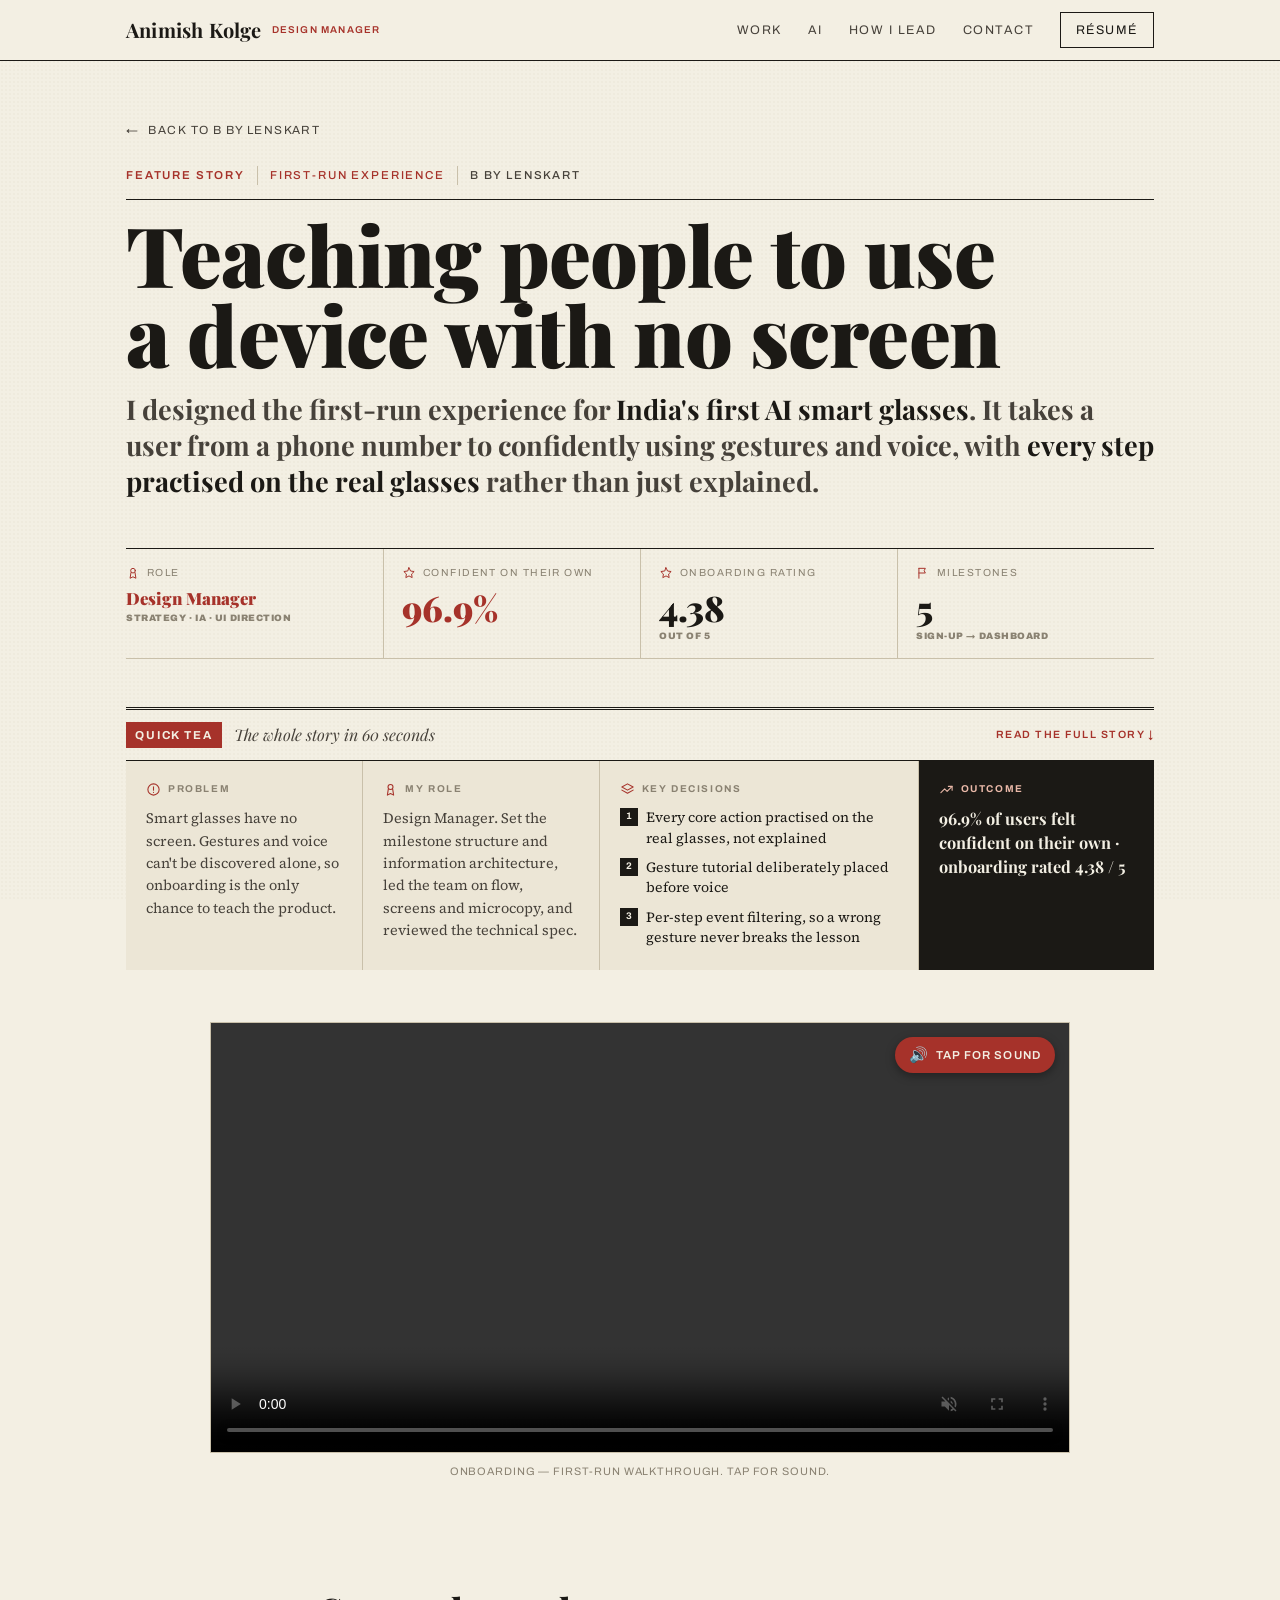
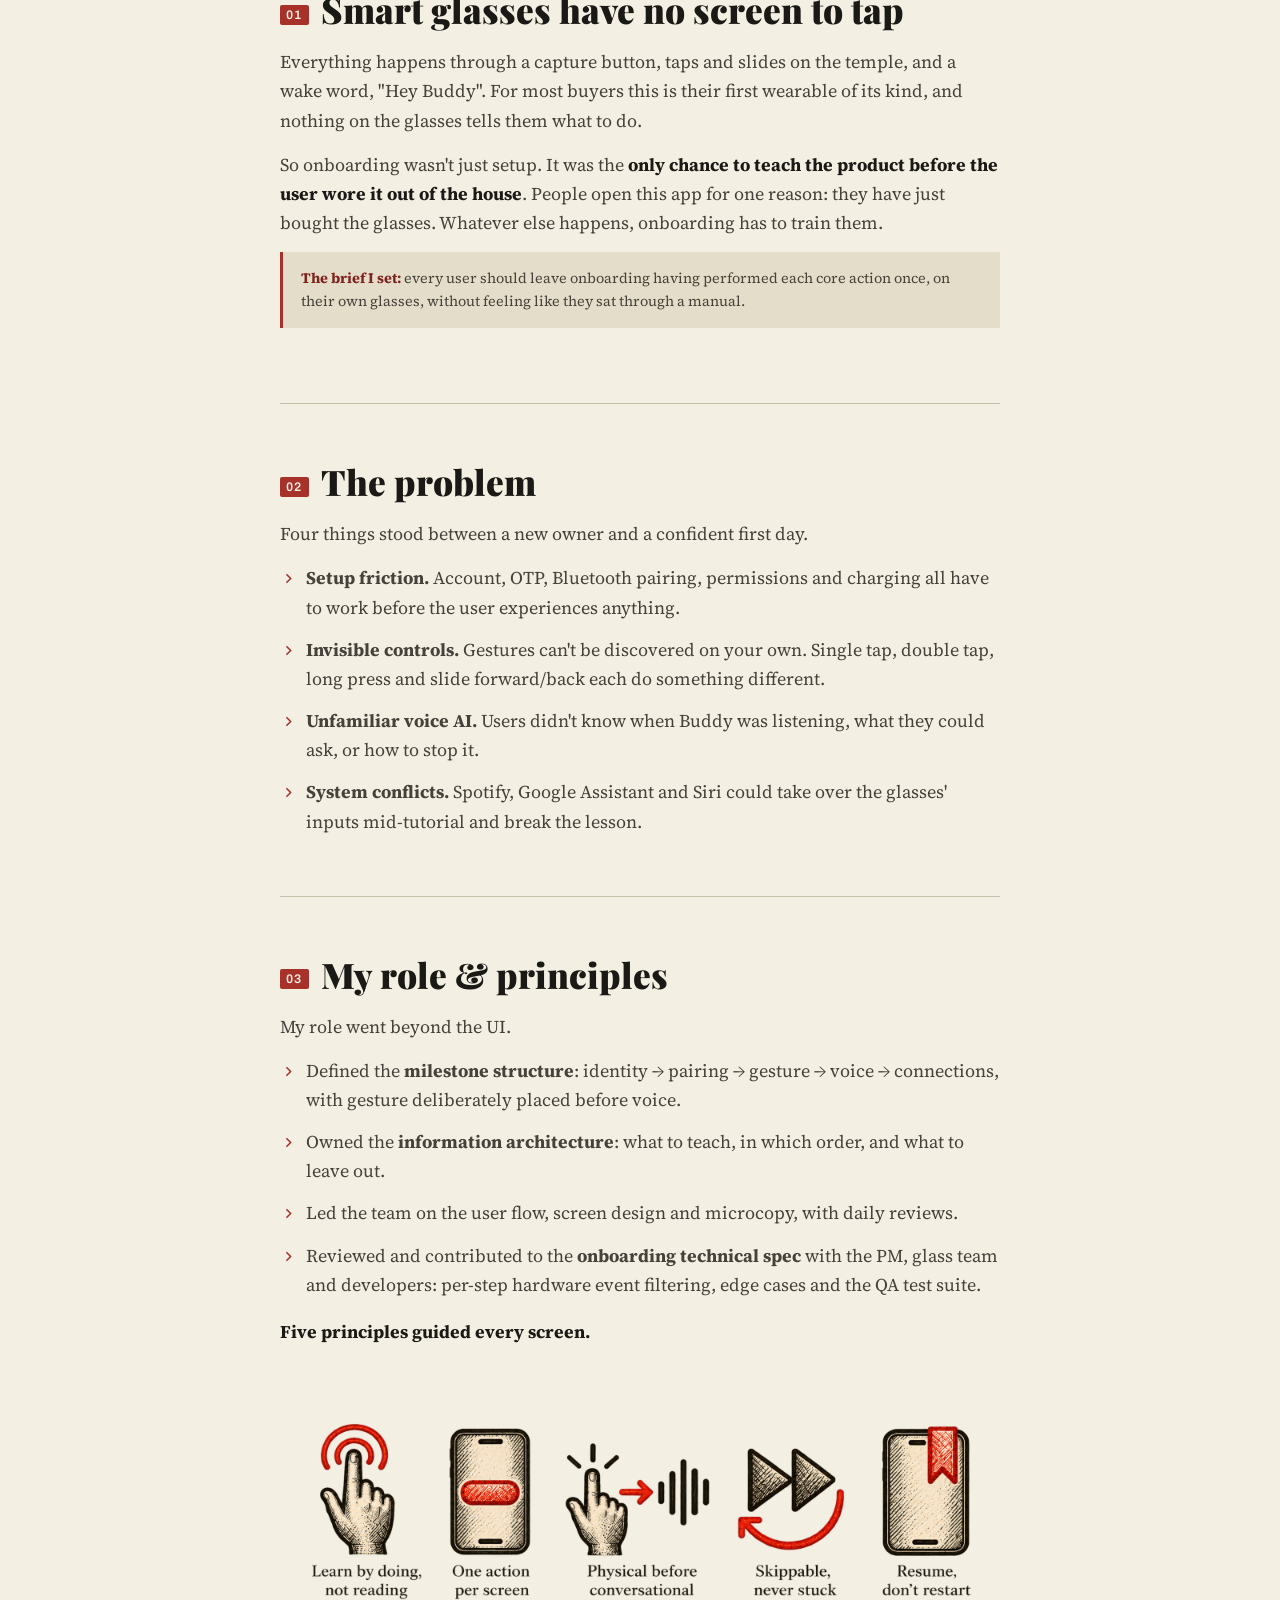
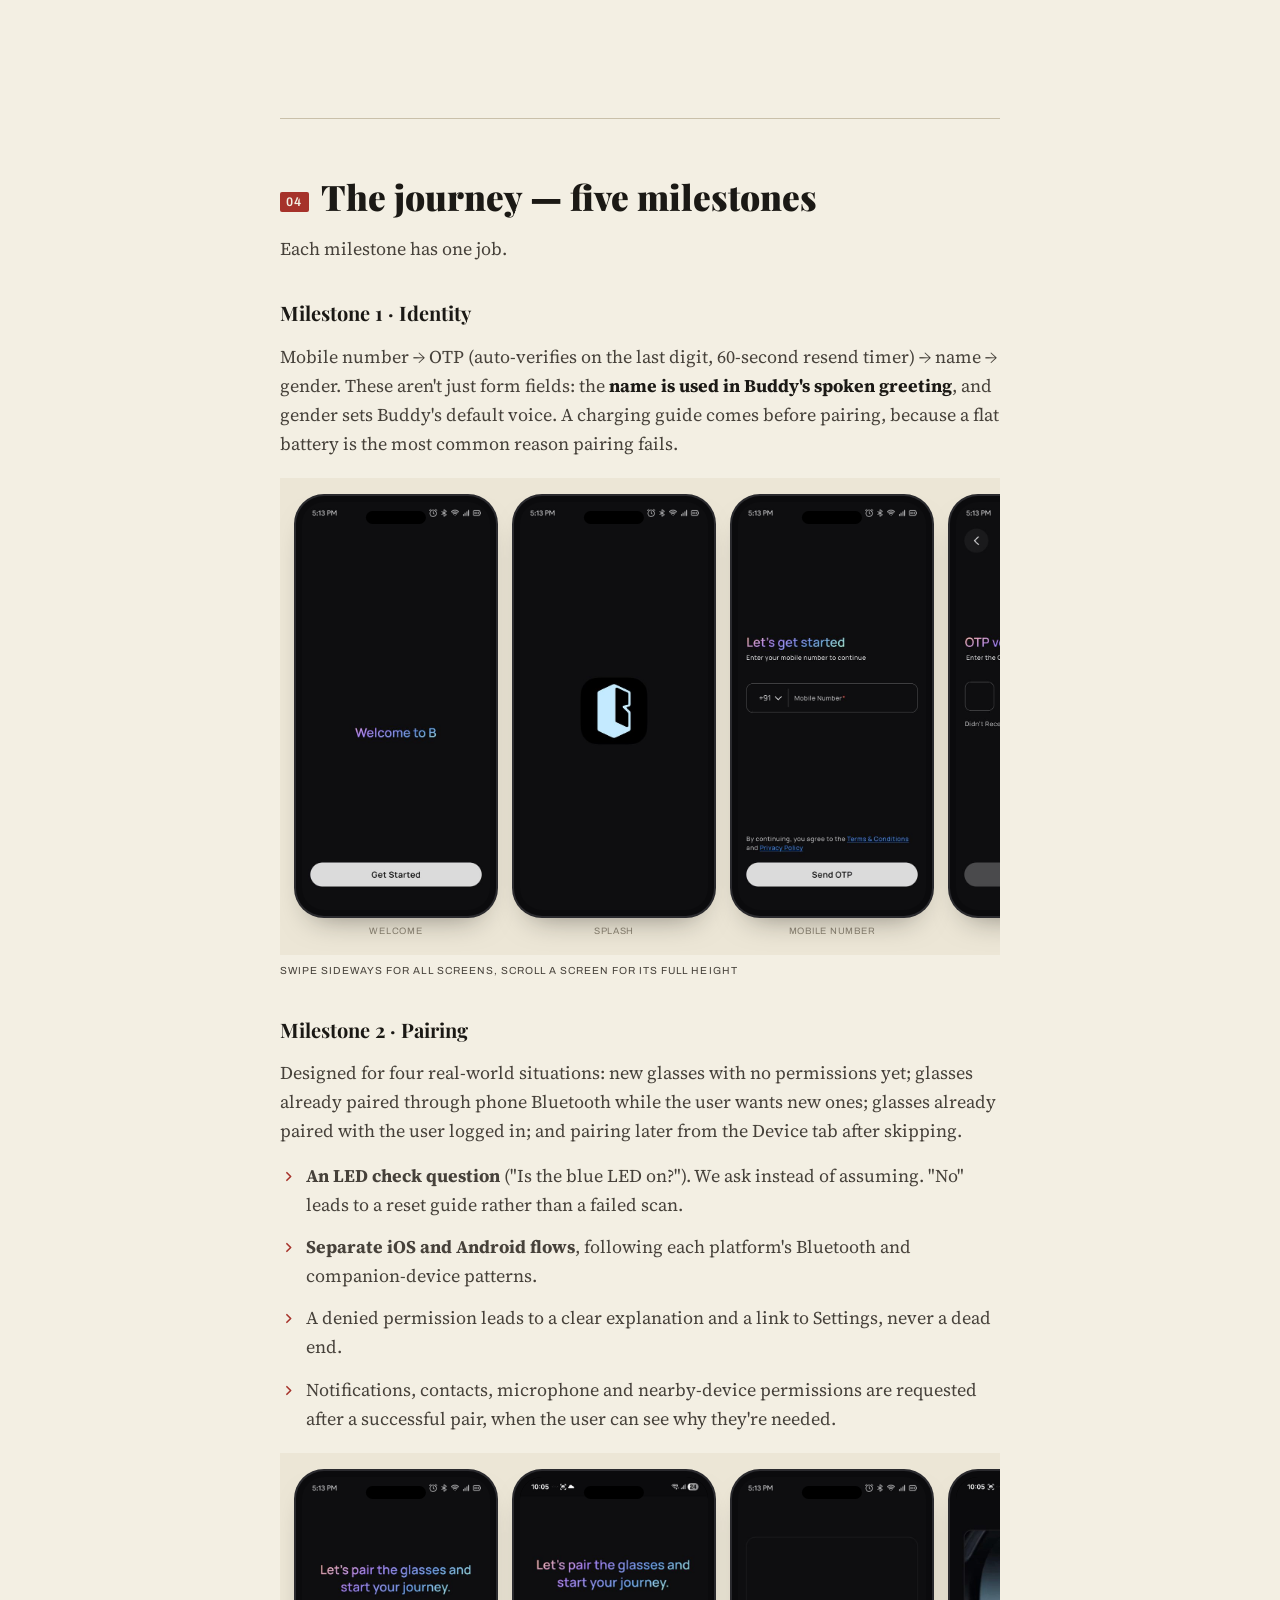
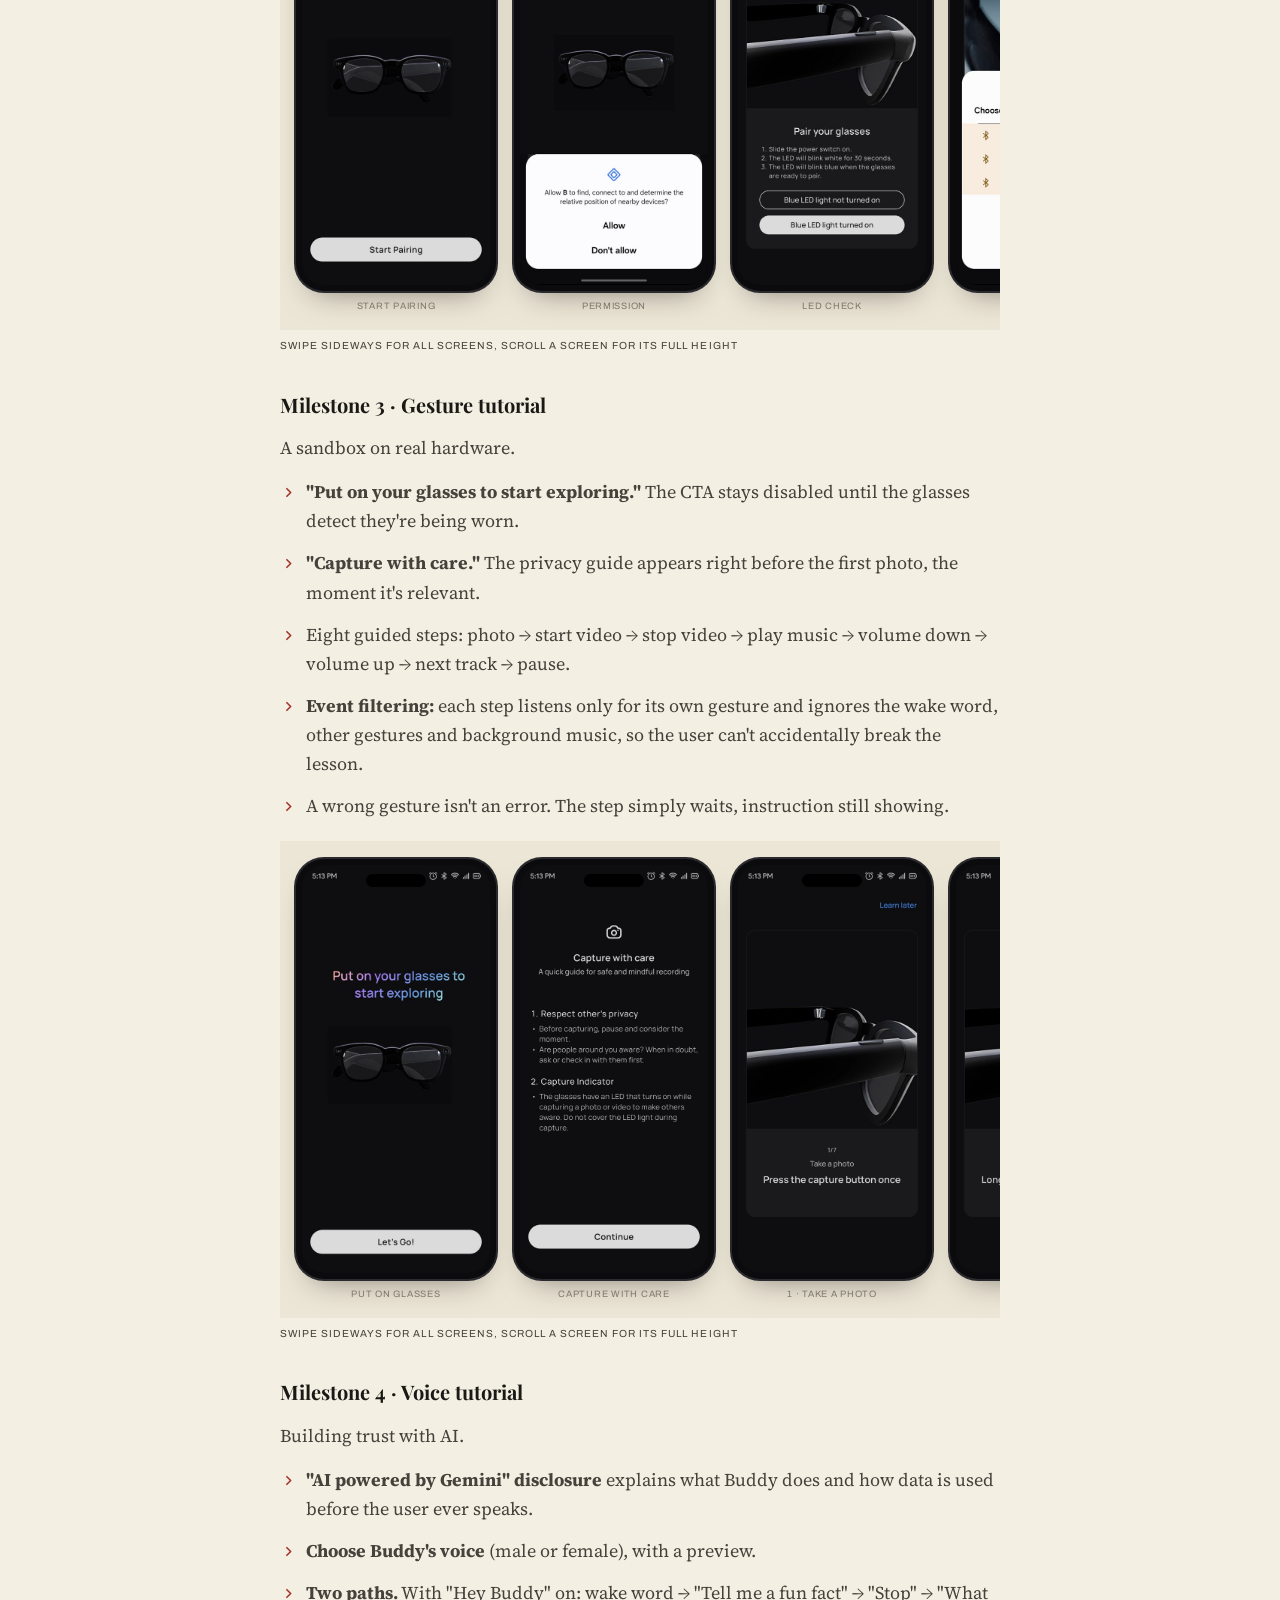
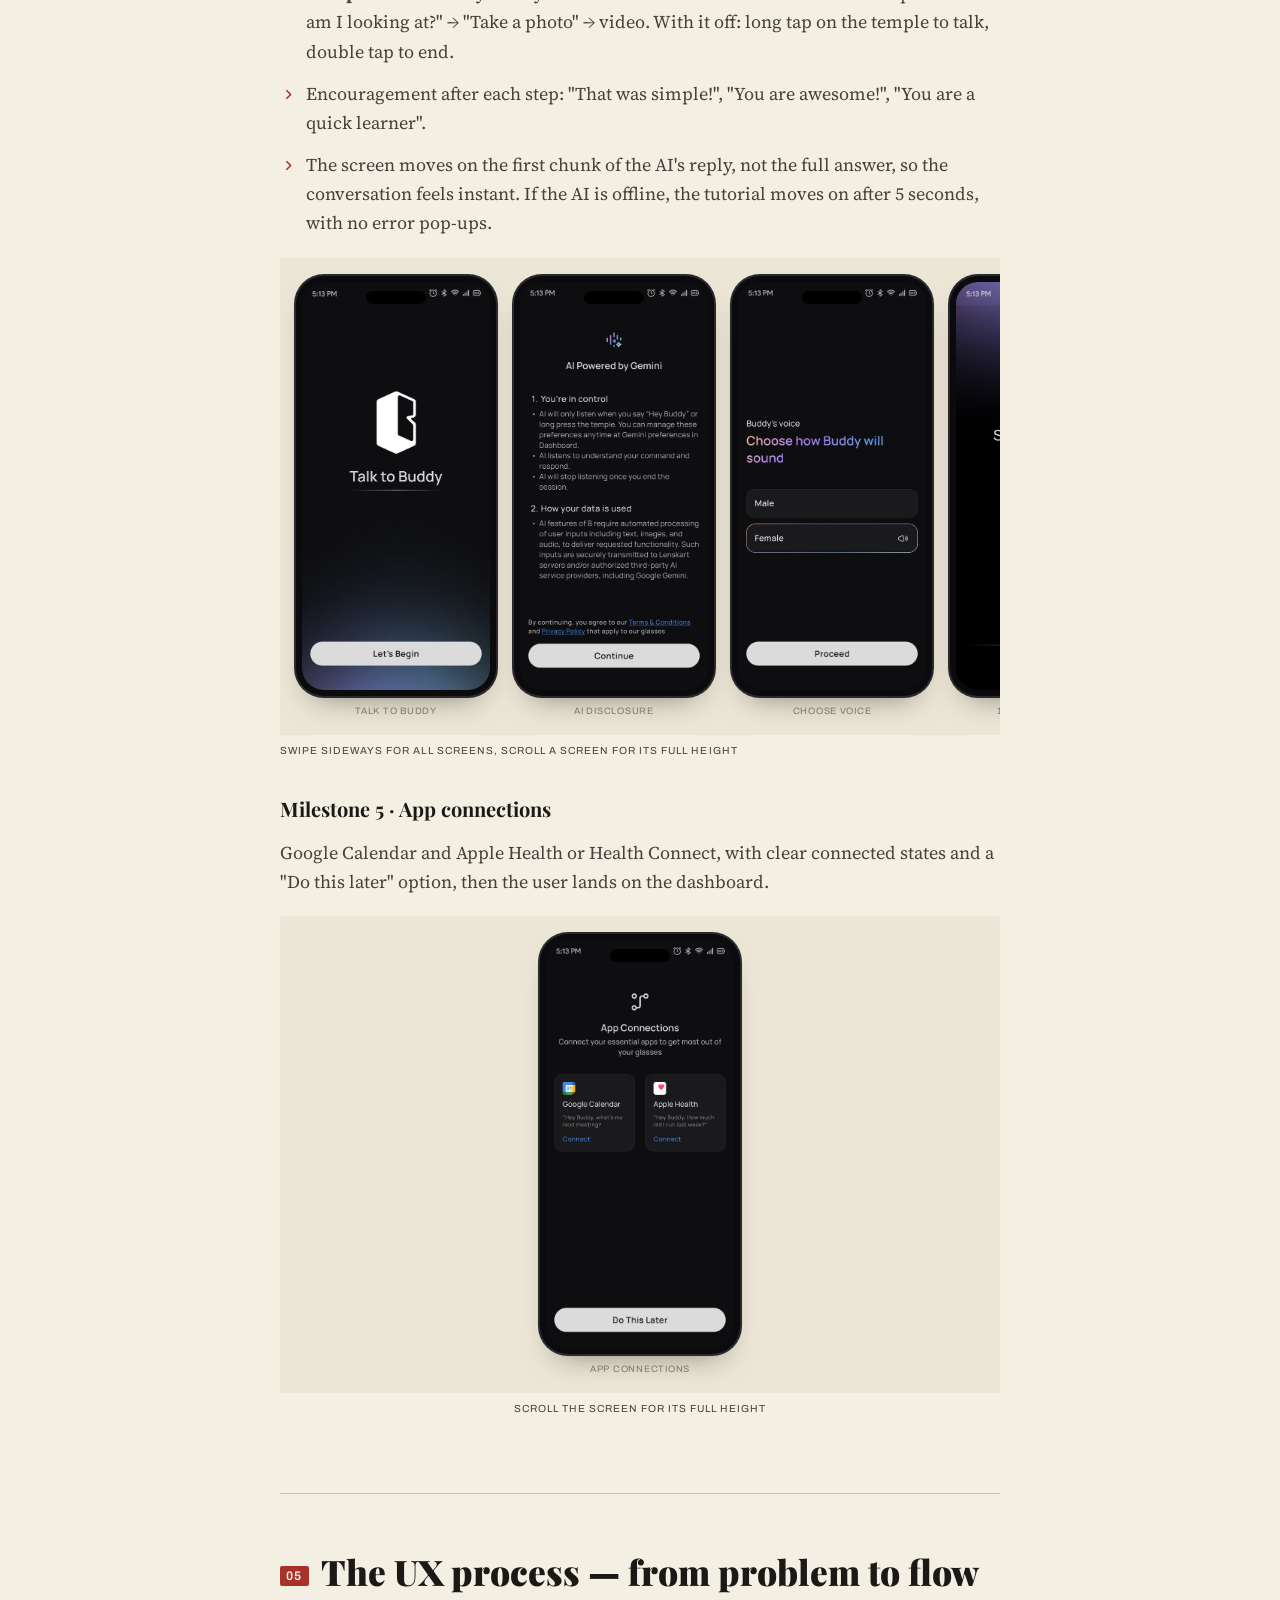
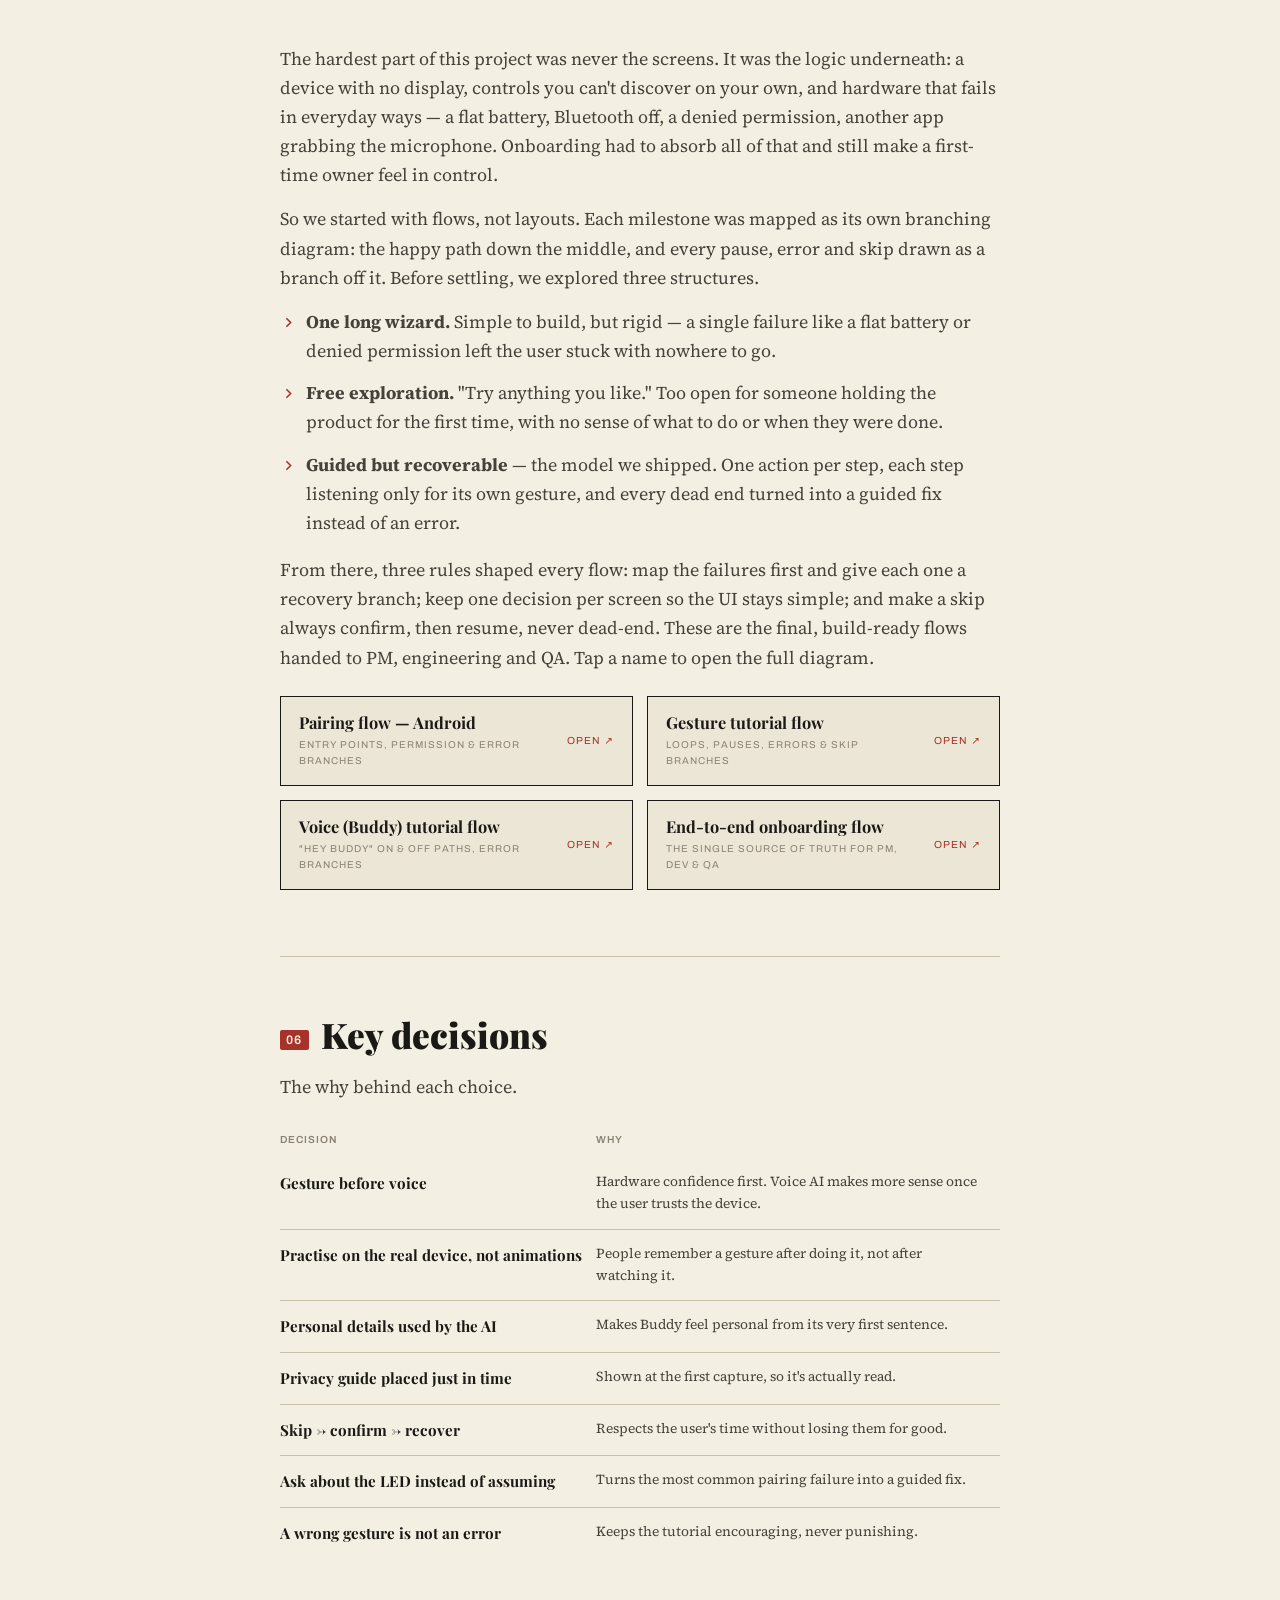
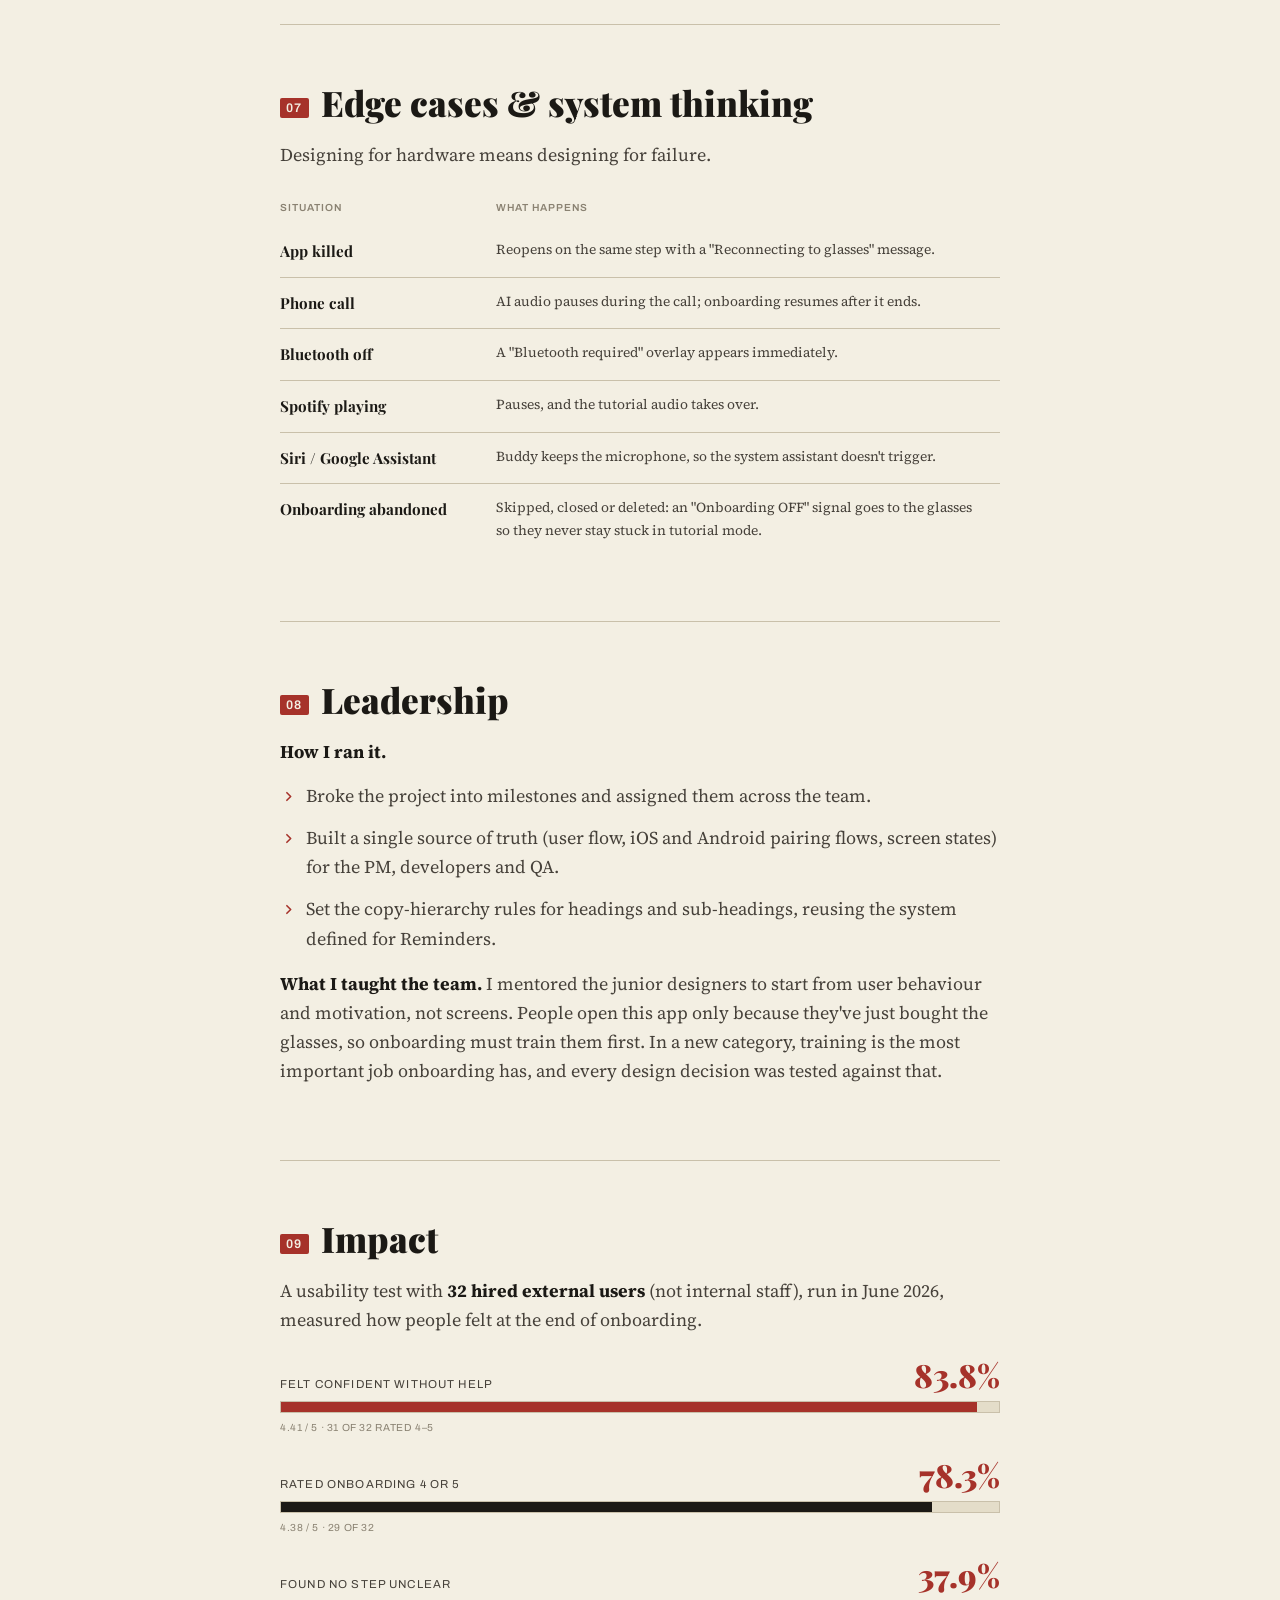
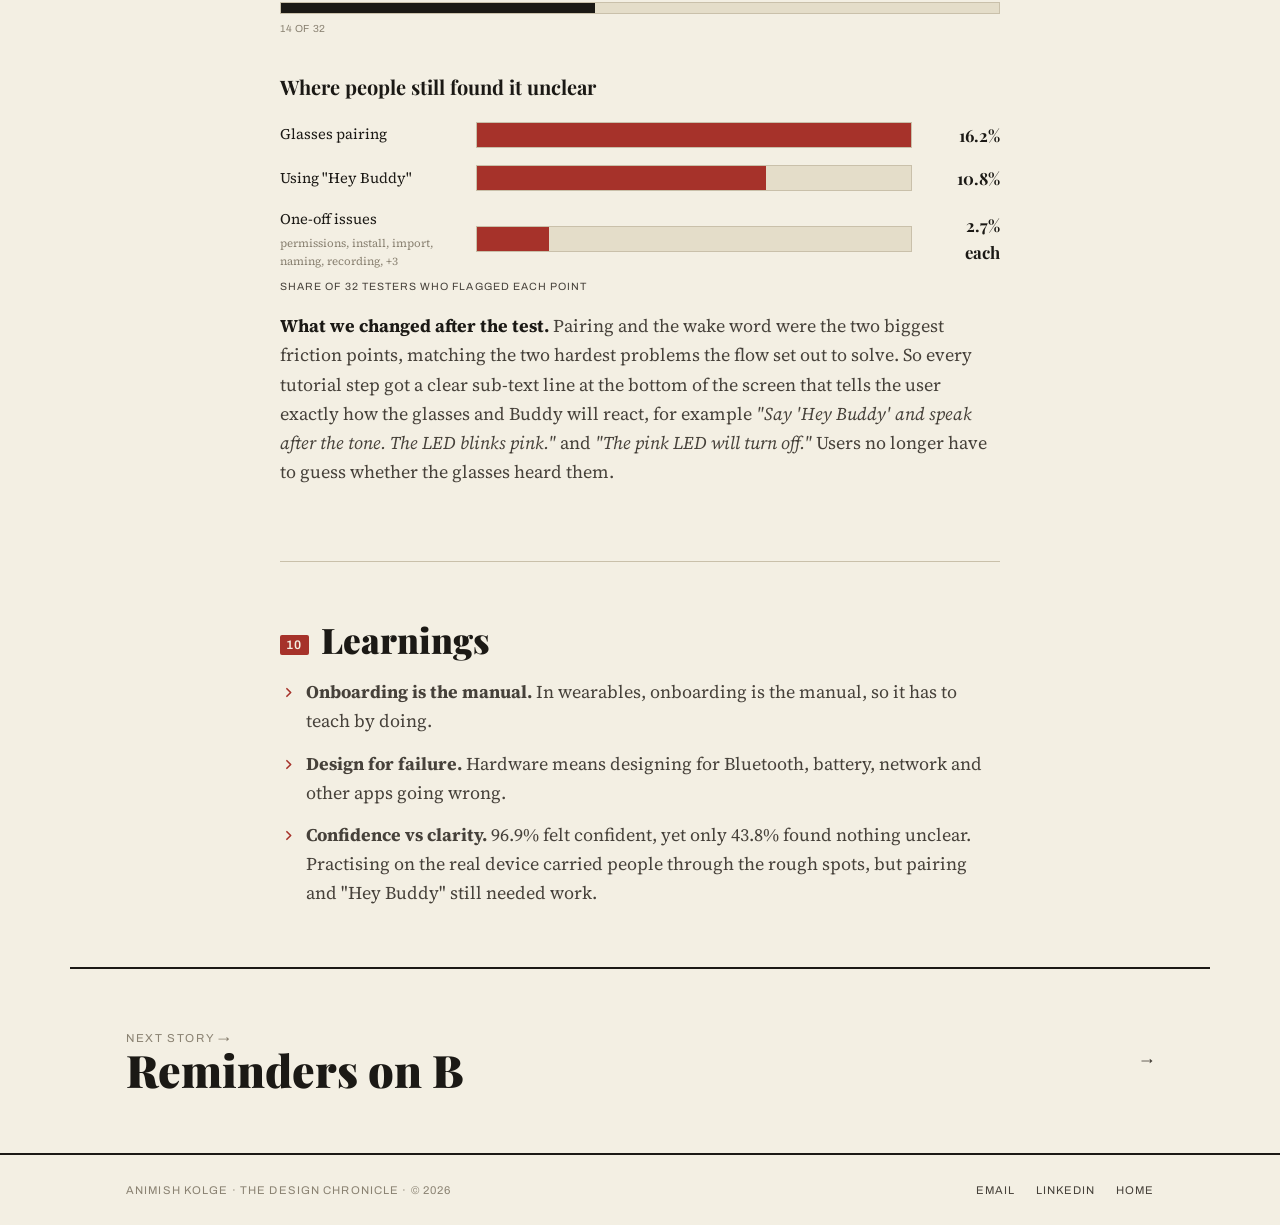
<file: projects/onboarding.html>
<!DOCTYPE html>
<html lang="en">
<head>
<meta charset="UTF-8">
<meta name="viewport" content="width=device-width, initial-scale=1">
<title>Onboarding — B by Lenskart · Animish Kolge</title>
<meta name="description" content="Designing the first-run experience for India's first AI smart glasses — from a phone number to confident gesture and voice use, every step practised on the real glasses. 96.9% of testers felt confident on their own.">
<meta property="og:type" content="article">
<meta property="og:site_name" content="The Design Chronicle — Animish Kolge">
<meta property="og:title" content="Onboarding — B by Lenskart · Animish Kolge">
<meta property="og:description" content="Teaching people to use a device with no screen — the first-run experience for B by Lenskart AI smart glasses.">
<link rel="preconnect" href="https://fonts.googleapis.com">
<link rel="preconnect" href="https://fonts.gstatic.com" crossorigin>
<link href="https://fonts.googleapis.com/css2?family=Playfair+Display:ital,wght@0,700;0,900;1,700;1,900&family=Source+Serif+4:ital,wght@0,400;0,600;1,400&family=Archivo:wght@500;600&family=Tiro+Devanagari+Hindi&display=swap" rel="stylesheet">
<link rel="stylesheet" href="../styles.css">
<link rel="stylesheet" href="../casestudy.css">
</head>
<body class="cs-clean">
<a class="skip" href="#csbody">Skip to content</a>

<nav class="nav">
  <div class="nav-inner">
    <a href="../index.html" class="brand">Animish&nbsp;Kolge <span class="num">Design Manager</span></a>
    <button class="nav-toggle" id="navToggle" aria-label="Menu" aria-expanded="false"><span></span></button>
    <div class="nav-links" id="navLinks">
      <a href="../index.html#edition">Work</a>
      <a href="../index.html#ai">AI</a>
      <a href="../index.html#leadership">How I lead</a>
      <a href="../index.html#desk">Contact</a>
      <a href="../assets/Animish_Kolge_Resume.pdf" target="_blank" rel="noopener" class="nav-cta">Résumé</a>
    </div>
  </div>
</nav>

<header class="cs-hero">
  <div class="wrap">
    <a href="smart-glasses.html" class="cs-back"><span class="arr">←</span> Back to B by Lenskart</a>
    <div class="cs-round"><span>Feature Story</span><span class="flag fast">First-run experience</span><span class="flag">B by Lenskart</span></div>
    <h1 class="cs-title">Teaching people to use a device with no screen</h1>
    <p class="cs-lede">I designed the first-run experience for <b>India's first AI smart glasses</b>. It takes a user from a phone number to confidently using gestures and voice, with <b>every step practised on the real glasses</b> rather than just explained.</p>
    <div class="cs-board">
      <div class="cs-board-cell"><div class="k">Role</div><div class="v cyan" style="font-size:1.05rem">Design Manager<small>strategy · IA · UI direction</small></div></div>
      <div class="cs-board-cell"><div class="k">Confident on their own</div><div class="v fast">96.9%</div></div>
      <div class="cs-board-cell"><div class="k">Onboarding rating</div><div class="v">4.38<small>out of 5</small></div></div>
      <div class="cs-board-cell"><div class="k">Milestones</div><div class="v">5<small>sign-up → dashboard</small></div></div>
    </div>
  </div>
</header>
 <aside class="tldr wrap" aria-label="Case study summary">
 <div class="tldr-top"><span class="tldr-tag">Quick tea</span><span class="tldr-sub">The whole story in 60 seconds</span><a class="tldr-more" href="#csbody">Read the full story ↓</a></div>
 <div class="tldr-grid">
 <div class="tldr-cell"><span class="tldr-k"><svg viewBox="0 0 24 24" width="15" height="15" fill="none" stroke="currentColor" stroke-width="1.7" stroke-linecap="round" stroke-linejoin="round" aria-hidden="true"><circle cx="12" cy="12" r="9"/><path d="M12 7.5v5.5"/><path d="M12 16.5v.2"/></svg>Problem</span><p>Smart glasses have no screen. Gestures and voice can't be discovered alone, so onboarding is the only chance to teach the product.</p></div>
 <div class="tldr-cell"><span class="tldr-k"><svg viewBox="0 0 24 24" width="15" height="15" fill="none" stroke="currentColor" stroke-width="1.7" stroke-linecap="round" stroke-linejoin="round" aria-hidden="true"><circle cx="12" cy="8" r="4"/><path d="M8.5 11.5L7 21l5-2.5 5 2.5-1.5-9.5"/></svg>My role</span><p>Design Manager. Set the milestone structure and information architecture, led the team on flow, screens and microcopy, and reviewed the technical spec.</p></div>
 <div class="tldr-cell"><span class="tldr-k"><svg viewBox="0 0 24 24" width="15" height="15" fill="none" stroke="currentColor" stroke-width="1.7" stroke-linecap="round" stroke-linejoin="round" aria-hidden="true"><path d="M12 3l9 5-9 5-9-5z"/><path d="M3 13l9 5 9-5"/></svg>Key decisions</span><ol><li>Every core action practised on the real glasses, not explained</li><li>Gesture tutorial deliberately placed before voice</li><li>Per-step event filtering, so a wrong gesture never breaks the lesson</li></ol></div>
 <div class="tldr-cell out"><span class="tldr-k"><svg viewBox="0 0 24 24" width="15" height="15" fill="none" stroke="currentColor" stroke-width="1.7" stroke-linecap="round" stroke-linejoin="round" aria-hidden="true"><path d="M3 17l6-6 4 4 8-8"/><path d="M15 7h6v6"/></svg>Outcome</span><p>96.9% of users felt confident on their own · onboarding rated 4.38 / 5</p></div>
 </div>
 </aside>

<main class="wrap">
  <figure class="cs-video">
    <div class="cs-video-frame" style="max-width:860px">
      <video id="onbVideo" src="../assets/onboarding/onboarding.mp4" autoplay muted loop playsinline controls preload="metadata"></video>
      <button class="cs-video-sound" id="soundBtn" type="button" aria-label="Unmute video"><span class="ic">🔊</span> Tap for sound</button>
    </div>
    <figcaption>Onboarding — first-run walkthrough. Tap for sound.</figcaption>
  </figure>

  <div class="cs-body" id="csbody">

    <section class="cs-block">
      <h2><span class="n">01</span>Smart glasses have no screen to tap</h2>
      <p>Everything happens through a capture button, taps and slides on the temple, and a wake word, "Hey Buddy". For most buyers this is their first wearable of its kind, and nothing on the glasses tells them what to do.</p>
      <p>So onboarding wasn't just setup. It was the <strong>only chance to teach the product before the user wore it out of the house</strong>. People open this app for one reason: they have just bought the glasses. Whatever else happens, onboarding has to train them.</p>
      <p class="note" style="border-left-color:var(--red)"><b>The brief I set:</b> every user should leave onboarding having performed each core action once, on their own glasses, without feeling like they sat through a manual.</p>
    </section>

    <section class="cs-block">
      <h2><span class="n">02</span>The problem</h2>
      <p>Four things stood between a new owner and a confident first day.</p>
      <ul class="cs-list">
        <li><strong>Setup friction.</strong> Account, OTP, Bluetooth pairing, permissions and charging all have to work before the user experiences anything.</li>
        <li><strong>Invisible controls.</strong> Gestures can't be discovered on your own. Single tap, double tap, long press and slide forward/back each do something different.</li>
        <li><strong>Unfamiliar voice AI.</strong> Users didn't know when Buddy was listening, what they could ask, or how to stop it.</li>
        <li><strong>System conflicts.</strong> Spotify, Google Assistant and Siri could take over the glasses' inputs mid-tutorial and break the lesson.</li>
      </ul>
    </section>

    <section class="cs-block">
      <h2><span class="n">03</span>My role &amp; principles</h2>
      <p>My role went beyond the UI.</p>
      <ul class="cs-list">
        <li>Defined the <strong>milestone structure</strong>: identity → pairing → gesture → voice → connections, with gesture deliberately placed before voice.</li>
        <li>Owned the <strong>information architecture</strong>: what to teach, in which order, and what to leave out.</li>
        <li>Led the team on the user flow, screen design and microcopy, with daily reviews.</li>
        <li>Reviewed and contributed to the <strong>onboarding technical spec</strong> with the PM, glass team and developers: per-step hardware event filtering, edge cases and the QA test suite.</li>
      </ul>
      <p style="margin-top:18px"><strong>Five principles guided every screen.</strong></p>
      <figure class="cs-figure cs-figure-plain"><img src="../assets/onboarding/principles.png" alt="Five principles: learn by doing not reading, one action per screen, physical before conversational, skippable never stuck, resume don't restart" loading="lazy"></figure>
    </section>

    <section class="cs-block">
      <h2><span class="n">04</span>The journey — five milestones</h2>
      <p>Each milestone has one job.</p>

      <h3 class="cs-sub">Milestone 1 · Identity</h3>
      <p>Mobile number → OTP (auto-verifies on the last digit, 60-second resend timer) → name → gender. These aren't just form fields: the <strong>name is used in Buddy's spoken greeting</strong>, and gender sets Buddy's default voice. A charging guide comes before pairing, because a flat battery is the most common reason pairing fails.</p>

      <div class="phone-strip"><div class="iphone"><div class="iphone-body"><div class="iphone-screen"><div class="iphone-island"></div><img src="../assets/onboarding/m1-0.jpg" alt="Welcome to B" loading="lazy"></div></div><div class="iphone-cap">Welcome</div></div><div class="iphone"><div class="iphone-body"><div class="iphone-screen"><div class="iphone-island"></div><img src="../assets/onboarding/m1-1.jpg" alt="B splash" loading="lazy"></div></div><div class="iphone-cap">Splash</div></div><div class="iphone"><div class="iphone-body"><div class="iphone-screen"><div class="iphone-island"></div><img src="../assets/onboarding/m1-2.jpg" alt="Enter mobile number" loading="lazy"></div></div><div class="iphone-cap">Mobile number</div></div><div class="iphone"><div class="iphone-body"><div class="iphone-screen"><div class="iphone-island"></div><img src="../assets/onboarding/m1-3.jpg" alt="OTP verification" loading="lazy"></div></div><div class="iphone-cap">OTP entry</div></div><div class="iphone"><div class="iphone-body"><div class="iphone-screen"><div class="iphone-island"></div><img src="../assets/onboarding/m1-4.jpg" alt="OTP verified" loading="lazy"></div></div><div class="iphone-cap">OTP verified</div></div><div class="iphone"><div class="iphone-body"><div class="iphone-screen"><div class="iphone-island"></div><img src="../assets/onboarding/m1-5.jpg" alt="Enter name" loading="lazy"></div></div><div class="iphone-cap">Name</div></div><div class="iphone"><div class="iphone-body"><div class="iphone-screen"><div class="iphone-island"></div><img src="../assets/onboarding/m1-6.jpg" alt="Select gender" loading="lazy"></div></div><div class="iphone-cap">Gender</div></div><div class="iphone"><div class="iphone-body"><div class="iphone-screen"><div class="iphone-island"></div><img src="../assets/onboarding/m1-7.jpg" alt="How to charge glasses" loading="lazy"></div></div><div class="iphone-cap">Charging guide</div></div></div>
      <p class="phone-strip-hint" aria-hidden="true">Swipe sideways for all screens, scroll a screen for its full height</p>

      <h3 class="cs-sub">Milestone 2 · Pairing</h3>
      <p>Designed for four real-world situations: new glasses with no permissions yet; glasses already paired through phone Bluetooth while the user wants new ones; glasses already paired with the user logged in; and pairing later from the Device tab after skipping.</p>
      <ul class="cs-list">
        <li><strong>An LED check question</strong> ("Is the blue LED on?"). We ask instead of assuming. "No" leads to a reset guide rather than a failed scan.</li>
        <li><strong>Separate iOS and Android flows</strong>, following each platform's Bluetooth and companion-device patterns.</li>
        <li>A denied permission leads to a clear explanation and a link to Settings, never a dead end.</li>
        <li>Notifications, contacts, microphone and nearby-device permissions are requested after a successful pair, when the user can see why they're needed.</li>
      </ul>

      <div class="phone-strip"><div class="iphone"><div class="iphone-body"><div class="iphone-screen"><div class="iphone-island"></div><img src="../assets/onboarding/m2-0.jpg" alt="Start pairing" loading="lazy"></div></div><div class="iphone-cap">Start pairing</div></div><div class="iphone"><div class="iphone-body"><div class="iphone-screen"><div class="iphone-island"></div><img src="../assets/onboarding/m2-1.jpg" alt="Nearby devices permission" loading="lazy"></div></div><div class="iphone-cap">Permission</div></div><div class="iphone"><div class="iphone-body"><div class="iphone-screen"><div class="iphone-island"></div><img src="../assets/onboarding/m2-2.jpg" alt="LED check" loading="lazy"></div></div><div class="iphone-cap">LED check</div></div><div class="iphone"><div class="iphone-body"><div class="iphone-screen"><div class="iphone-island"></div><img src="../assets/onboarding/m2-3.jpg" alt="Choose device" loading="lazy"></div></div><div class="iphone-cap">Device chooser</div></div><div class="iphone"><div class="iphone-body"><div class="iphone-screen"><div class="iphone-island"></div><img src="../assets/onboarding/m2-4.jpg" alt="Pairing" loading="lazy"></div></div><div class="iphone-cap">Pairing</div></div><div class="iphone"><div class="iphone-body"><div class="iphone-screen"><div class="iphone-island"></div><img src="../assets/onboarding/m2-5.jpg" alt="Device paired" loading="lazy"></div></div><div class="iphone-cap">Paired</div></div></div>
      <p class="phone-strip-hint" aria-hidden="true">Swipe sideways for all screens, scroll a screen for its full height</p>

      <h3 class="cs-sub">Milestone 3 · Gesture tutorial</h3>
      <p>A sandbox on real hardware.</p>
      <ul class="cs-list">
        <li><strong>"Put on your glasses to start exploring."</strong> The CTA stays disabled until the glasses detect they're being worn.</li>
        <li><strong>"Capture with care."</strong> The privacy guide appears right before the first photo, the moment it's relevant.</li>
        <li>Eight guided steps: photo → start video → stop video → play music → volume down → volume up → next track → pause.</li>
        <li><strong>Event filtering:</strong> each step listens only for its own gesture and ignores the wake word, other gestures and background music, so the user can't accidentally break the lesson.</li>
        <li>A wrong gesture isn't an error. The step simply waits, instruction still showing.</li>
      </ul>
      <div class="phone-strip"><div class="iphone"><div class="iphone-body"><div class="iphone-screen"><div class="iphone-island"></div><img src="../assets/onboarding/m3-0.jpg" alt="Put on your glasses" loading="lazy"></div></div><div class="iphone-cap">Put on glasses</div></div><div class="iphone"><div class="iphone-body"><div class="iphone-screen"><div class="iphone-island"></div><img src="../assets/onboarding/m3-10.jpg" alt="Capture with care guide" loading="lazy"></div></div><div class="iphone-cap">Capture with care</div></div><div class="iphone"><div class="iphone-body"><div class="iphone-screen"><div class="iphone-island"></div><img src="../assets/onboarding/m3-4.jpg" alt="Take a photo gesture" loading="lazy"></div></div><div class="iphone-cap">1 · Take a photo</div></div><div class="iphone"><div class="iphone-body"><div class="iphone-screen"><div class="iphone-island"></div><img src="../assets/onboarding/m3-5.jpg" alt="Record a video gesture" loading="lazy"></div></div><div class="iphone-cap">2 · Record video</div></div><div class="iphone"><div class="iphone-body"><div class="iphone-screen"><div class="iphone-island"></div><img src="../assets/onboarding/m3-6.jpg" alt="Stop video recording" loading="lazy"></div></div><div class="iphone-cap">3 · Stop recording</div></div><div class="iphone"><div class="iphone-body"><div class="iphone-screen"><div class="iphone-island"></div><img src="../assets/onboarding/m3-7.jpg" alt="Play music gesture" loading="lazy"></div></div><div class="iphone-cap">4 · Play music</div></div><div class="iphone"><div class="iphone-body"><div class="iphone-screen"><div class="iphone-island"></div><img src="../assets/onboarding/m3-8.jpg" alt="Decrease volume gesture" loading="lazy"></div></div><div class="iphone-cap">5 · Decrease volume</div></div><div class="iphone"><div class="iphone-body"><div class="iphone-screen"><div class="iphone-island"></div><img src="../assets/onboarding/m3-9.jpg" alt="Increase volume gesture" loading="lazy"></div></div><div class="iphone-cap">6 · Increase volume</div></div><div class="iphone"><div class="iphone-body"><div class="iphone-screen"><div class="iphone-island"></div><img src="../assets/onboarding/m3-3.jpg" alt="Next track gesture" loading="lazy"></div></div><div class="iphone-cap">7 · Next track</div></div><div class="iphone"><div class="iphone-body"><div class="iphone-screen"><div class="iphone-island"></div><img src="../assets/onboarding/m3-2.jpg" alt="Pause music gesture" loading="lazy"></div></div><div class="iphone-cap">8 · Pause music</div></div><div class="iphone"><div class="iphone-body"><div class="iphone-screen"><div class="iphone-island"></div><img src="../assets/onboarding/m3-1.jpg" alt="Ready to use gestures" loading="lazy"></div></div><div class="iphone-cap">Ready</div></div></div>
      <p class="phone-strip-hint" aria-hidden="true">Swipe sideways for all screens, scroll a screen for its full height</p>

      <h3 class="cs-sub">Milestone 4 · Voice tutorial</h3>
      <p>Building trust with AI.</p>
      <ul class="cs-list">
        <li><strong>"AI powered by Gemini" disclosure</strong> explains what Buddy does and how data is used before the user ever speaks.</li>
        <li><strong>Choose Buddy's voice</strong> (male or female), with a preview.</li>
        <li><strong>Two paths.</strong> With "Hey Buddy" on: wake word → "Tell me a fun fact" → "Stop" → "What am I looking at?" → "Take a photo" → video. With it off: long tap on the temple to talk, double tap to end.</li>
        <li>Encouragement after each step: "That was simple!", "You are awesome!", "You are a quick learner".</li>
        <li>The screen moves on the first chunk of the AI's reply, not the full answer, so the conversation feels instant. If the AI is offline, the tutorial moves on after 5 seconds, with no error pop-ups.</li>
      </ul>
      <div class="phone-strip"><div class="iphone"><div class="iphone-body"><div class="iphone-screen"><div class="iphone-island"></div><img src="../assets/onboarding/m4-0.jpg" alt="Talk to Buddy" loading="lazy"></div></div><div class="iphone-cap">Talk to Buddy</div></div><div class="iphone"><div class="iphone-body"><div class="iphone-screen"><div class="iphone-island"></div><img src="../assets/onboarding/m4-1.jpg" alt="AI powered by Gemini disclosure" loading="lazy"></div></div><div class="iphone-cap">AI disclosure</div></div><div class="iphone"><div class="iphone-body"><div class="iphone-screen"><div class="iphone-island"></div><img src="../assets/onboarding/m4-2.jpg" alt="Choose Buddy's voice" loading="lazy"></div></div><div class="iphone-cap">Choose voice</div></div><div class="iphone"><div class="iphone-body"><div class="iphone-screen"><div class="iphone-island"></div><img src="../assets/onboarding/m4-3.jpg" alt="Say Hey Buddy" loading="lazy"></div></div><div class="iphone-cap">1 · Say "Hey Buddy"</div></div><div class="iphone"><div class="iphone-body"><div class="iphone-screen"><div class="iphone-island"></div><img src="../assets/onboarding/m4-4.jpg" alt="Ask for a fun fact" loading="lazy"></div></div><div class="iphone-cap">2 · Ask a fun fact</div></div><div class="iphone"><div class="iphone-body"><div class="iphone-screen"><div class="iphone-island"></div><img src="../assets/onboarding/m4-5.jpg" alt="Ask what am I looking at" loading="lazy"></div></div><div class="iphone-cap">3 · What am I looking at</div></div><div class="iphone"><div class="iphone-body"><div class="iphone-screen"><div class="iphone-island"></div><img src="../assets/onboarding/m4-6.jpg" alt="Take a photo by voice" loading="lazy"></div></div><div class="iphone-cap">4 · Take a photo</div></div><div class="iphone"><div class="iphone-body"><div class="iphone-screen"><div class="iphone-island"></div><img src="../assets/onboarding/m4-7.jpg" alt="You captured that well, import media" loading="lazy"></div></div><div class="iphone-cap">Import media</div></div><div class="iphone"><div class="iphone-body"><div class="iphone-screen"><div class="iphone-island"></div><img src="../assets/onboarding/m4-8.jpg" alt="Start video recording by voice" loading="lazy"></div></div><div class="iphone-cap">5 · Start video</div></div><div class="iphone"><div class="iphone-body"><div class="iphone-screen"><div class="iphone-island"></div><img src="../assets/onboarding/m4-9.jpg" alt="Recording video" loading="lazy"></div></div><div class="iphone-cap">Recording</div></div><div class="iphone"><div class="iphone-body"><div class="iphone-screen"><div class="iphone-island"></div><img src="../assets/onboarding/m4-10.jpg" alt="Stop video" loading="lazy"></div></div><div class="iphone-cap">Stop video</div></div><div class="iphone"><div class="iphone-body"><div class="iphone-screen"><div class="iphone-island"></div><img src="../assets/onboarding/m4-11.jpg" alt="Nicely done, import media" loading="lazy"></div></div><div class="iphone-cap">Nicely done</div></div><div class="iphone"><div class="iphone-body"><div class="iphone-screen"><div class="iphone-island"></div><img src="../assets/onboarding/m4-12.jpg" alt="Explore another way to talk to Buddy" loading="lazy"></div></div><div class="iphone-cap">Another way</div></div><div class="iphone"><div class="iphone-body"><div class="iphone-screen"><div class="iphone-island"></div><img src="../assets/onboarding/m4-13.jpg" alt="Long tap on the right temple" loading="lazy"></div></div><div class="iphone-cap">Long tap temple</div></div><div class="iphone"><div class="iphone-body"><div class="iphone-screen"><div class="iphone-island"></div><img src="../assets/onboarding/m4-14.jpg" alt="Long tap done" loading="lazy"></div></div><div class="iphone-cap">Long tap · done</div></div><div class="iphone"><div class="iphone-body"><div class="iphone-screen"><div class="iphone-island"></div><img src="../assets/onboarding/m4-15.jpg" alt="Ask tell me a fun fact" loading="lazy"></div></div><div class="iphone-cap">Ask a fun fact</div></div><div class="iphone"><div class="iphone-body"><div class="iphone-screen"><div class="iphone-island"></div><img src="../assets/onboarding/m4-16.jpg" alt="Double-tap to end conversation" loading="lazy"></div></div><div class="iphone-cap">Double-tap to end</div></div><div class="iphone"><div class="iphone-body"><div class="iphone-screen"><div class="iphone-island"></div><img src="../assets/onboarding/m4-17.jpg" alt="Double-tap done" loading="lazy"></div></div><div class="iphone-cap">End · done</div></div><div class="iphone"><div class="iphone-body"><div class="iphone-screen"><div class="iphone-island"></div><img src="../assets/onboarding/m4-18.jpg" alt="Great, all set to talk to Buddy" loading="lazy"></div></div><div class="iphone-cap">All set</div></div></div>
      <p class="phone-strip-hint" aria-hidden="true">Swipe sideways for all screens, scroll a screen for its full height</p>

      <h3 class="cs-sub">Milestone 5 · App connections</h3>
      <p>Google Calendar and Apple Health or Health Connect, with clear connected states and a "Do this later" option, then the user lands on the dashboard.</p>

      <div class="phone-strip phone-strip-single"><div class="iphone"><div class="iphone-body"><div class="iphone-screen"><div class="iphone-island"></div><img src="../assets/onboarding/m5-0.jpg" alt="App connections: Google Calendar and Apple Health, none connected" loading="lazy"></div></div><div class="iphone-cap">App connections</div></div></div>
      <p class="phone-strip-hint phone-strip-hint-center" aria-hidden="true">Scroll the screen for its full height</p>
    </section>

    <section class="cs-block">
      <h2><span class="n">05</span>The UX process — from problem to flow</h2>
      <p>The hardest part of this project was never the screens. It was the logic underneath: a device with no display, controls you can't discover on your own, and hardware that fails in everyday ways — a flat battery, Bluetooth off, a denied permission, another app grabbing the microphone. Onboarding had to absorb all of that and still make a first-time owner feel in control.</p>
      <p>So we started with flows, not layouts. Each milestone was mapped as its own branching diagram: the happy path down the middle, and every pause, error and skip drawn as a branch off it. Before settling, we explored three structures.</p>
      <ul class="cs-list">
        <li><strong>One long wizard.</strong> Simple to build, but rigid — a single failure like a flat battery or denied permission left the user stuck with nowhere to go.</li>
        <li><strong>Free exploration.</strong> "Try anything you like." Too open for someone holding the product for the first time, with no sense of what to do or when they were done.</li>
        <li><strong>Guided but recoverable</strong> — the model we shipped. One action per step, each step listening only for its own gesture, and every dead end turned into a guided fix instead of an error.</li>
      </ul>
      <p>From there, three rules shaped every flow: map the failures first and give each one a recovery branch; keep one decision per screen so the UI stays simple; and make a skip always confirm, then resume, never dead-end. These are the final, build-ready flows handed to PM, engineering and QA. Tap a name to open the full diagram.</p>

      <div class="flow-list">
        <button class="flow-link" data-src="../assets/onboarding/flow-pairing.jpg" data-alt="Android pairing user flow with entry points, permission, LED check and error branches" data-title="Pairing flow — Android">
          <span class="fl-text"><span class="fl-name">Pairing flow — Android</span><span class="fl-sub">Entry points, permission &amp; error branches</span></span>
          <span class="fl-open">Open ↗</span>
        </button>
        <button class="flow-link" data-src="../assets/onboarding/flow-gesture.jpg" data-alt="Gesture tutorial user flow with loops, pauses, errors and skip branches" data-title="Gesture tutorial flow">
          <span class="fl-text"><span class="fl-name">Gesture tutorial flow</span><span class="fl-sub">Loops, pauses, errors &amp; skip branches</span></span>
          <span class="fl-open">Open ↗</span>
        </button>
        <button class="flow-link" data-src="../assets/onboarding/flow-voice.jpg" data-alt="Voice Buddy tutorial user flow with Hey Buddy on and off paths" data-title="Voice (Buddy) tutorial flow">
          <span class="fl-text"><span class="fl-name">Voice (Buddy) tutorial flow</span><span class="fl-sub">"Hey Buddy" on &amp; off paths, error branches</span></span>
          <span class="fl-open">Open ↗</span>
        </button>
        <button class="flow-link" data-src="../assets/onboarding/fig6-userflow.jpg" data-alt="End-to-end onboarding user flow, the single source of truth" data-title="End-to-end onboarding flow">
          <span class="fl-text"><span class="fl-name">End-to-end onboarding flow</span><span class="fl-sub">The single source of truth for PM, dev &amp; QA</span></span>
          <span class="fl-open">Open ↗</span>
        </button>
      </div>
    </section>

    <section class="cs-block">
      <h2><span class="n">06</span>Key decisions</h2>
      <p>The why behind each choice.</p>
      <div class="cs-table-wrap">
        <table class="cs-table">
          <thead><tr><th>Decision</th><th>Why</th></tr></thead>
          <tbody>
            <tr><th>Gesture before voice</th><td>Hardware confidence first. Voice AI makes more sense once the user trusts the device.</td></tr>
            <tr><th>Practise on the real device, not animations</th><td>People remember a gesture after doing it, not after watching it.</td></tr>
            <tr><th>Personal details used by the AI</th><td>Makes Buddy feel personal from its very first sentence.</td></tr>
            <tr><th>Privacy guide placed just in time</th><td>Shown at the first capture, so it's actually read.</td></tr>
            <tr><th>Skip → confirm → recover</th><td>Respects the user's time without losing them for good.</td></tr>
            <tr><th>Ask about the LED instead of assuming</th><td>Turns the most common pairing failure into a guided fix.</td></tr>
            <tr><th>A wrong gesture is not an error</th><td>Keeps the tutorial encouraging, never punishing.</td></tr>
          </tbody>
        </table>
      </div>
    </section>

    <section class="cs-block">
      <h2><span class="n">07</span>Edge cases &amp; system thinking</h2>
      <p>Designing for hardware means designing for failure.</p>
      <div class="cs-table-wrap">
        <table class="cs-table">
          <thead><tr><th>Situation</th><th>What happens</th></tr></thead>
          <tbody>
            <tr><th>App killed</th><td>Reopens on the same step with a "Reconnecting to glasses" message.</td></tr>
            <tr><th>Phone call</th><td>AI audio pauses during the call; onboarding resumes after it ends.</td></tr>
            <tr><th>Bluetooth off</th><td>A "Bluetooth required" overlay appears immediately.</td></tr>
            <tr><th>Spotify playing</th><td>Pauses, and the tutorial audio takes over.</td></tr>
            <tr><th>Siri / Google Assistant</th><td>Buddy keeps the microphone, so the system assistant doesn't trigger.</td></tr>
            <tr><th>Onboarding abandoned</th><td>Skipped, closed or deleted: an "Onboarding OFF" signal goes to the glasses so they never stay stuck in tutorial mode.</td></tr>
          </tbody>
        </table>
      </div>
    </section>

    <section class="cs-block">
      <h2><span class="n">08</span>Leadership</h2>
      <p><strong>How I ran it.</strong></p>
      <ul class="cs-list">
        <li>Broke the project into milestones and assigned them across the team.</li>
        <li>Built a single source of truth (user flow, iOS and Android pairing flows, screen states) for the PM, developers and QA.</li>
        <li>Set the copy-hierarchy rules for headings and sub-headings, reusing the system defined for Reminders.</li>
      </ul>
      <p style="margin-top:16px"><strong>What I taught the team.</strong> I mentored the junior designers to start from user behaviour and motivation, not screens. People open this app only because they've just bought the glasses, so onboarding must train them first. In a new category, training is the most important job onboarding has, and every design decision was tested against that.</p>
    </section>

    <section class="cs-block">
      <h2><span class="n">09</span>Impact</h2>
      <p>A usability test with <strong>32 hired external users</strong> (not internal staff), run in June 2026, measured how people felt at the end of onboarding.</p>
      <div class="cs-metrics" data-graph>
        <div class="cs-metric">
          <div class="cs-metric-top"><span class="cs-metric-label">Felt confident without help</span><span class="cs-metric-val" data-count="96.9" data-dec="1" data-suffix="%">0%</span></div>
          <div class="cs-meter"><span class="cs-meter-fill" style="--w:96.9%"></span></div>
          <div class="cs-metric-sub">4.41 / 5 · 31 of 32 rated 4–5</div>
        </div>
        <div class="cs-metric">
          <div class="cs-metric-top"><span class="cs-metric-label">Rated onboarding 4 or 5</span><span class="cs-metric-val" data-count="90.6" data-dec="1" data-suffix="%">0%</span></div>
          <div class="cs-meter"><span class="cs-meter-fill" style="--w:90.6%"></span></div>
          <div class="cs-metric-sub">4.38 / 5 · 29 of 32</div>
        </div>
        <div class="cs-metric">
          <div class="cs-metric-top"><span class="cs-metric-label">Found no step unclear</span><span class="cs-metric-val" data-count="43.8" data-dec="1" data-suffix="%">0%</span></div>
          <div class="cs-meter"><span class="cs-meter-fill" style="--w:43.8%"></span></div>
          <div class="cs-metric-sub">14 of 32</div>
        </div>
      </div>

      <h3 class="cs-sub">Where people still found it unclear</h3>
      <div class="cs-bars" data-graph>
        <div class="cs-bar-row">
          <span class="cs-bar-label">Glasses pairing</span>
          <span class="cs-bar-track"><span class="cs-bar-fill" style="--w:100%"></span></span>
          <span class="cs-bar-pct" data-count="18.8" data-dec="1" data-suffix="%">0%</span>
        </div>
        <div class="cs-bar-row">
          <span class="cs-bar-label">Using "Hey Buddy"</span>
          <span class="cs-bar-track"><span class="cs-bar-fill" style="--w:66.5%"></span></span>
          <span class="cs-bar-pct" data-count="12.5" data-dec="1" data-suffix="%">0%</span>
        </div>
        <div class="cs-bar-row">
          <span class="cs-bar-label">One-off issues <small>permissions, install, import, naming, recording, +3</small></span>
          <span class="cs-bar-track"><span class="cs-bar-fill" style="--w:16.5%"></span></span>
          <span class="cs-bar-pct" data-count="3.1" data-dec="1" data-suffix="% each">0%</span>
        </div>
      </div>
      <p class="cs-flow-hint" aria-hidden="true">Share of 32 testers who flagged each point</p>
      <p style="margin-top:16px"><strong>What we changed after the test.</strong> Pairing and the wake word were the two biggest friction points, matching the two hardest problems the flow set out to solve. So every tutorial step got a clear sub-text line at the bottom of the screen that tells the user exactly how the glasses and Buddy will react, for example <em>"Say 'Hey Buddy' and speak after the tone. The LED blinks pink."</em> and <em>"The pink LED will turn off."</em> Users no longer have to guess whether the glasses heard them.</p>
    </section>

    <section class="cs-block">
      <h2><span class="n">10</span>Learnings</h2>
      <ul class="cs-list">
        <li><strong>Onboarding is the manual.</strong> In wearables, onboarding is the manual, so it has to teach by doing.</li>
        <li><strong>Design for failure.</strong> Hardware means designing for Bluetooth, battery, network and other apps going wrong.</li>
        <li><strong>Confidence vs clarity.</strong> 96.9% felt confident, yet only 43.8% found nothing unclear. Practising on the real device carried people through the rough spots, but pairing and "Hey Buddy" still needed work.</li>
      </ul>
    </section>

  </div>
</main>

<div class="wrap cs-next">
  <a href="reminders.html">
    <div><div class="lab">Next story →</div><div class="nm">Reminders on B</div></div>
    <span class="cs-back" style="margin:0"><span class="arr" style="transform:none">→</span></span>
  </a>
</div>

<footer class="foot">
  <div class="wrap foot-inner">
    <span class="foot-meta">Animish Kolge · The Design Chronicle · © 2026</span>
    <div class="foot-links">
      <a href="mailto:animish.kolge@gmail.com">Email</a>
      <a href="https://www.linkedin.com/in/animish-kolge">LinkedIn</a>
      <a href="../index.html">Home</a>
    </div>
  </div>
</footer>

<div class="flow-modal" id="flowModal" role="dialog" aria-modal="true" aria-label="User flow diagram">
  <div class="flow-modal-bar">
    <span class="flow-modal-title"></span>
    <button class="flow-modal-close" type="button">Close ✕</button>
  </div>
  <div class="flow-modal-stage"></div>
  <p class="flow-modal-hint">Scroll or drag to pan the diagram · press Esc to close</p>
</div>

<script>
(function(){
  var graphs=document.querySelectorAll('[data-graph]');
  if(!graphs.length) return;
  var reduce=window.matchMedia('(prefers-reduced-motion: reduce)').matches;
  function countUp(el){
    var target=parseFloat(el.getAttribute('data-count'))||0;
    var dec=parseInt(el.getAttribute('data-dec')||'0',10);
    var suf=el.getAttribute('data-suffix')||'';
    if(reduce){ el.textContent=target.toFixed(dec)+suf; return; }
    var start=null, dur=1200;
    function step(t){
      if(!start) start=t;
      var p=Math.min((t-start)/dur,1);
      var e=1-Math.pow(1-p,3);
      el.textContent=(target*e).toFixed(dec)+suf;
      if(p<1) requestAnimationFrame(step);
    }
    requestAnimationFrame(step);
  }
  function run(g){
    g.classList.add('in');
    g.querySelectorAll('[data-count]').forEach(countUp);
  }
  if('IntersectionObserver' in window && !reduce){
    var io=new IntersectionObserver(function(es){
      es.forEach(function(e){ if(e.isIntersecting){ run(e.target); io.unobserve(e.target); } });
    },{threshold:0.3});
    graphs.forEach(function(g){ io.observe(g); });
  } else {
    graphs.forEach(run);
  }
})();
(function(){
  var modal=document.getElementById('flowModal');
  if(modal){
    var stage=modal.querySelector('.flow-modal-stage');
    var titleEl=modal.querySelector('.flow-modal-title');
    function openFlow(src,alt,title){
      stage.innerHTML='';
      var img=document.createElement('img');
      img.src=src; img.alt=alt||'';
      stage.appendChild(img);
      titleEl.textContent=title||'';
      modal.classList.add('open');
      document.body.style.overflow='hidden';
      stage.scrollTop=0; stage.scrollLeft=0;
    }
    function closeFlow(){ modal.classList.remove('open'); document.body.style.overflow=''; stage.innerHTML=''; }
    document.querySelectorAll('.flow-link').forEach(function(btn){
      btn.addEventListener('click',function(){ openFlow(btn.getAttribute('data-src'),btn.getAttribute('data-alt'),btn.getAttribute('data-title')); });
    });
    modal.addEventListener('click',function(e){ if(e.target===modal) closeFlow(); });
    modal.querySelector('.flow-modal-close').addEventListener('click',closeFlow);
    document.addEventListener('keydown',function(e){ if(e.key==='Escape'&&modal.classList.contains('open')) closeFlow(); });
  }
})();
(function(){
  var v=document.getElementById("onbVideo"), b=document.getElementById("soundBtn");
  if(!v||!b) return;
  function on(){ v.muted=false; v.volume=1; var p=v.play(); if(p&&p.catch)p.catch(function(){}); b.classList.add("hidden"); }
  b.addEventListener("click",on); v.addEventListener("click",function(){ if(v.muted) on(); });
})();
</script>
<script src="../script.js"></script>
<script src="../cs-enhance.js"></script>
</body>
</html>
</file>
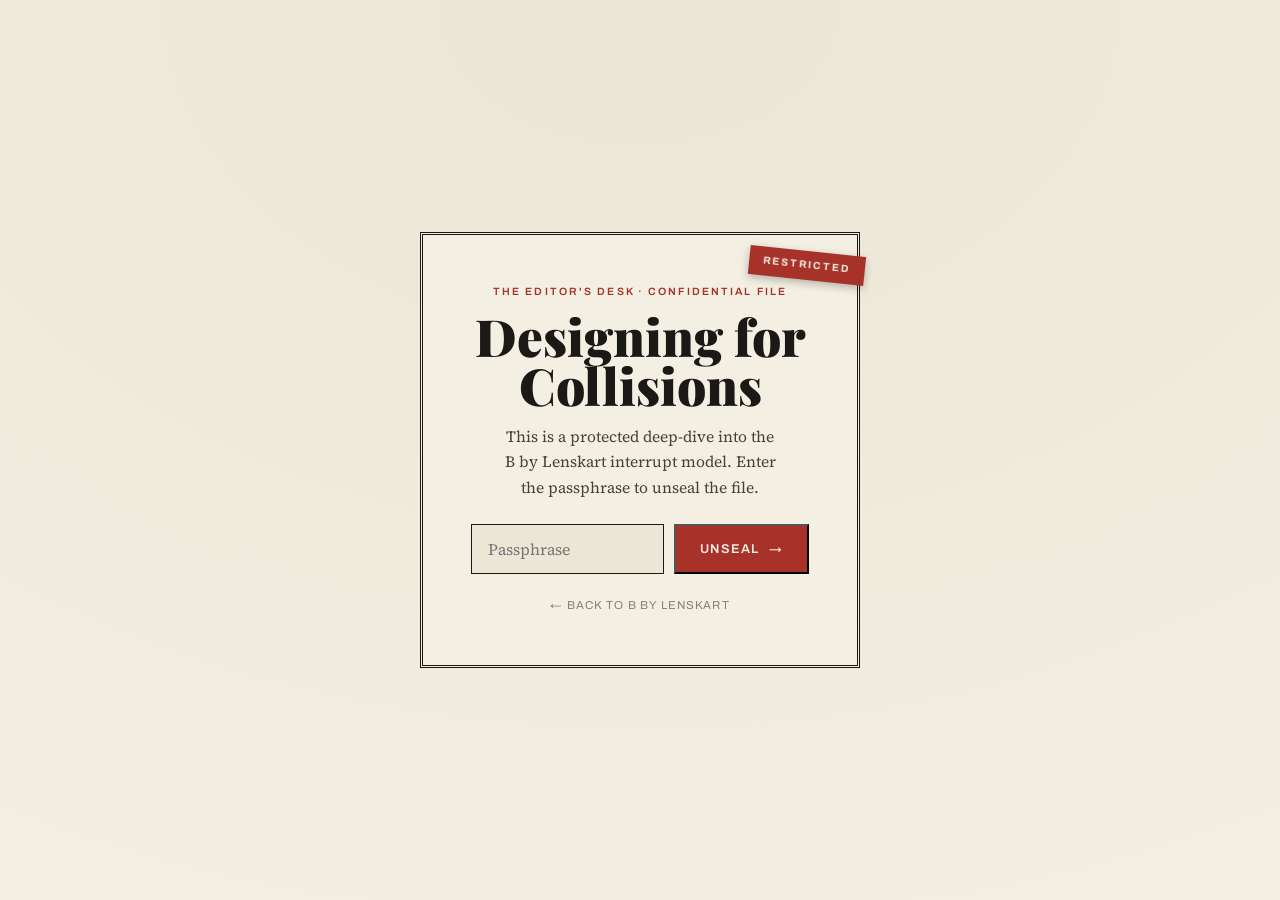
<file: projects/parallel-processing.html>
<!DOCTYPE html>
<html lang="en">
<head>
<meta charset="UTF-8">
<meta name="viewport" content="width=device-width, initial-scale=1">
<title>Designing for Collisions — B by Lenskart · Animish Kolge</title>
<meta name="description" content="The interrupt model for B by Lenskart — 27 running states against 29 triggers, roughly 780 decisions distilled into a five-tier priority ladder. A restricted deep-dive.">
<meta name="robots" content="noindex">
<meta property="og:type" content="article">
<meta property="og:site_name" content="The Design Chronicle — Animish Kolge">
<meta property="og:title" content="Designing for Collisions — B by Lenskart">
<meta property="og:description" content="The interrupt model for India's first AI smart glasses — restricted deep-dive.">
<link rel="preconnect" href="https://fonts.googleapis.com">
<link rel="preconnect" href="https://fonts.gstatic.com" crossorigin>
<link href="https://fonts.googleapis.com/css2?family=Playfair+Display:ital,wght@0,700;0,900;1,700;1,900&family=Source+Serif+4:ital,wght@0,400;0,600;1,400&family=Archivo:wght@500;600&family=Tiro+Devanagari+Hindi&display=swap" rel="stylesheet">
<link rel="stylesheet" href="../styles.css">
<link rel="stylesheet" href="../casestudy.css">
</head>
<body class="cs-clean">
<a class="skip" href="#csbody">Skip to content</a>

<!-- ============ PASSWORD LOCK ============ -->
<div class="lock" id="lock">
  <div class="lock-card">
    <div class="lock-stamp">Restricted</div>
    <div class="lock-kicker">The Editor's Desk · Confidential File</div>
    <h1 class="lock-title">Designing for Collisions</h1>
    <p class="lock-sub">This is a protected deep-dive into the B by Lenskart interrupt model. Enter the passphrase to unseal the file.</p>
    <form class="lock-form" id="lockForm" autocomplete="off">
      <input type="password" id="lockInput" class="lock-input" placeholder="Passphrase" aria-label="Passphrase" autocomplete="off">
      <button type="submit" class="btn btn-primary">Unseal <span class="arr">→</span></button>
    </form>
    <p class="lock-err" id="lockErr" hidden>That passphrase doesn't match. Try again.</p>
    <a href="smart-glasses.html" class="lock-back">← Back to B by Lenskart</a>
  </div>
</div>

<!-- ============ PROTECTED CONTENT ============ -->
<div class="protected" id="protected" hidden>

<nav class="nav">
  <div class="nav-inner">
    <a href="../index.html" class="brand">Animish&nbsp;Kolge <span class="num">Design Manager</span></a>
    <button class="nav-toggle" id="navToggle" aria-label="Menu" aria-expanded="false"><span></span></button>
    <div class="nav-links" id="navLinks">
      <a href="../index.html#edition">Work</a>
      <a href="../index.html#ai">AI</a>
      <a href="../index.html#leadership">How I lead</a>
      <a href="../index.html#desk">Contact</a>
      <a href="../assets/Animish_Kolge_Resume.pdf" target="_blank" rel="noopener" class="nav-cta">Résumé</a>
    </div>
  </div>
</nav>

<header class="cs-hero">
  <div class="wrap">
    <a href="smart-glasses.html" class="cs-back"><span class="arr">←</span> Back to B by Lenskart</a>
    <div class="cs-round"><span>No. 06 · Deep Dive</span><span class="flag fast">Confidential</span><span class="flag">Parallel Processing</span></div>
    <h1 class="cs-title">When everything happens at once</h1>
    <p class="cs-lede">Designing the interrupt model for <b>B by Lenskart</b>, India's first AI smart glasses — 27 running states against 29 triggers, roughly <b>780 decisions</b>, distilled into one mental model.</p>
    <div class="cs-board">
      <div class="cs-board-cell"><div class="k">Role</div><div class="v cyan">Design Lead<small>end-to-end</small></div></div>
      <div class="cs-board-cell"><div class="k">Team</div><div class="v" style="font-size:1.05rem">1 UX · 2 UI<small>+ product &amp; glass</small></div></div>
      <div class="cs-board-cell"><div class="k">Timeline</div><div class="v" style="font-size:1.05rem">30 Jul–10 Sep<small>2026</small></div></div>
      <div class="cs-board-cell"><div class="k">Decisions</div><div class="v fast">~780<small>27 × 29 matrix</small></div></div>
    </div>
  </div>
</header>
 <aside class="tldr wrap" aria-label="Case study summary">
 <div class="tldr-top"><span class="tldr-tag">Quick tea</span><span class="tldr-sub">The whole story in 60 seconds</span><a class="tldr-more" href="#csbody">Read the full story ↓</a></div>
 <div class="tldr-grid">
 <div class="tldr-cell"><span class="tldr-k"><svg viewBox="0 0 24 24" width="15" height="15" fill="none" stroke="currentColor" stroke-width="1.7" stroke-linecap="round" stroke-linejoin="round" aria-hidden="true"><circle cx="12" cy="12" r="9"/><path d="M12 7.5v5.5"/><path d="M12 16.5v.2"/></svg>Problem</span><p>A dozen functions compete for one speaker, one camera and a touch strip, and each feature team was writing its own collision rules.</p></div>
 <div class="tldr-cell"><span class="tldr-k"><svg viewBox="0 0 24 24" width="15" height="15" fill="none" stroke="currentColor" stroke-width="1.7" stroke-linecap="round" stroke-linejoin="round" aria-hidden="true"><circle cx="12" cy="8" r="4"/><path d="M8.5 11.5L7 21l5-2.5 5 2.5-1.5-9.5"/></svg>My role</span><p>Design Lead, end to end, with a team of three designers, the product manager and the glass team.</p></div>
 <div class="tldr-cell"><span class="tldr-k"><svg viewBox="0 0 24 24" width="15" height="15" fill="none" stroke="currentColor" stroke-width="1.7" stroke-linecap="round" stroke-linejoin="round" aria-hidden="true"><path d="M12 3l9 5-9 5-9-5z"/><path d="M3 13l9 5 9-5"/></svg>Key decisions</span><ol><li>Decide every collision before launch: a 27 × 29 matrix, ~780 decisions</li><li>Distil it into a five-tier priority ladder and five principles</li><li>Every refusal answers through the channel the person used to ask</li></ol></div>
 <div class="tldr-cell out"><span class="tldr-k"><svg viewBox="0 0 24 24" width="15" height="15" fill="none" stroke="currentColor" stroke-width="1.7" stroke-linecap="round" stroke-linejoin="round" aria-hidden="true"><path d="M3 17l6-6 4 4 8-8"/><path d="M15 7h6v6"/></svg>Outcome</span><p>One shared behaviour model adopted across AI, capture, calling, app and firmware · tested on Android and iOS before launch</p></div>
 </div>
 </aside>

<main class="wrap">
  <div class="cs-body" id="csbody">

    <section class="cs-block">
      <h2><span class="n">01</span>The quiet problem nobody owned</h2>
      <p>Most conversations about smart glasses are about the camera, the assistant and the battery. What decides whether people keep wearing them is quieter: <strong>what the device does when two things want it at the same time.</strong></p>
      <p>B has one open-ear speaker, one camera and a touch strip. People reach it by voice, by the glass button and taps, and through the companion app. A dozen functions compete for those few resources, and they compete all day. A notification lands mid-song. Someone says "take a photo" while the assistant is still answering. An update is ready while a video is recording. A call comes in during an import.</p>
      <p>Each feature team was answering these moments inside its own feature. Every answer was reasonable on its own. Together, they would have produced a device that behaved differently depending on which team happened to write the rule. On a product without a screen, that inconsistency doesn't read as a design flaw — <strong>it reads as a broken device.</strong></p>
      <p>So I reframed the problem for the team: <strong>on glasses, behaviour is the interface.</strong> If B was going to earn trust, it had to act like one product, with one set of priorities, everywhere.</p>
    </section>

    <section class="cs-block">
      <h2><span class="n">02</span>Choosing the harder path</h2>
      <p>The fast option was to keep fixing collisions as they surfaced as bugs. I pushed for the opposite: decide every one of them before launch.</p>
      <p>We listed every function on the device once and crossed it with every other. The result was a single interrupt matrix: <strong>27 running states against 29 incoming triggers, roughly 780 decisions.</strong> It spanned the AI modes (conversation, Meeting Mode, Live AI, Look &amp; Tell, calling, translation, music search), capture by button, voice and app, calls, media import, notifications, music gestures, and each stage of a firmware update.</p>
      <p>Every cell had to commit to two answers. What does the system do? And what does the person perceive? Most specs stop at the first question. The second is where this work earned its value, because <strong>a correct rule the user can't sense is indistinguishable from a bug.</strong></p>
      <figure class="cs-figure"><img src="../assets/parallel/interrupt-matrix.jpg" alt="The full interrupt matrix: what the system does and what the person perceives, for every incoming trigger against each active state — AI features, AI conversations, media capture, media import, calling and firmware update" loading="lazy" width="4200" height="5387" style="height:auto"><figcaption>Roughly 780 decisions, one source of truth. Tap to enlarge.</figcaption></figure>
      <a class="fc-link" href="../assets/parallel/docs/B_by_Lenskart_Interrupt_Matrix.pdf" target="_blank" rel="noopener"><span class="fc-link-k">Full matrix · 6 tables · 122 rows</span><span class="fc-link-t">Read the interrupt matrix as tables <b>→</b></span><span class="fc-link-s">🔒 Password protected · opens in a new tab</span></a>
      <p>A simplified slice — each cell shows what happens when the column's request arrives while the row's activity is running:</p>
      <div class="cs-table-wrap">
        <table class="cs-table">
          <thead><tr><th>Already running</th><th>AI request</th><th>Photo</th><th>Video</th><th>Call</th><th>Media import</th><th>Firmware install</th></tr></thead>
          <tbody>
            <tr><th>AI conversation</th><td>Ignored, beep only</td><td>Photo wins, AI ends</td><td>Video wins, AI ends</td><td>Call wins, AI ends</td><td>Blocked</td><td>Blocked, download continues</td></tr>
            <tr><th>Video recording</th><td>Blocked</td><td>Blocked</td><td>Blocked</td><td>Call wins, recording saved</td><td>Blocked</td><td>Not applicable</td></tr>
            <tr><th>Active call</th><td>Blocked</td><td>Blocked</td><td>Blocked</td><td>Standard earbud behaviour</td><td>Blocked</td><td>Download continues</td></tr>
            <tr><th>Media import</th><td>Blocked, spoken reply</td><td>Blocked, tone</td><td>Blocked, tone</td><td>Both run</td><td>Not applicable</td><td>Blocked</td></tr>
            <tr><th>Music playing</th><td>AI wins, music stops</td><td>Both run</td><td>Video wins, music stops</td><td>Call wins</td><td>Both run</td><td>Both run</td></tr>
            <tr><th>Firmware installing</th><td>Blocked until reboot</td><td>Blocked until reboot</td><td>Blocked until reboot</td><td>Outgoing allowed</td><td>Blocked</td><td>Not applicable</td></tr>
          </tbody>
        </table>
      </div>
    </section>

    <section class="cs-block">
      <h2><span class="n">03</span>From 780 decisions to one mental model</h2>
      <p>A matrix is a reference. Nobody designs from it in a meeting. The real leverage came from reading across all 780 cells until the logic underneath became visible. It collapsed into a single priority ladder with five tiers: <strong>a higher tier interrupts a lower one, and a lower tier waits or is refused.</strong></p>
      <ol class="cs-oList">
        <li><strong>Calls.</strong> An incoming call ends an AI session or a recording and moves to the glasses.</li>
        <li><strong>Work in progress.</strong> Recording, media import, firmware install. Whatever started first finishes. New requests are refused, never the running one.</li>
        <li><strong>Deliberate capture</strong> by button, voice or app. It ends a general AI chat, unless the camera is already in use.</li>
        <li><strong>AI sessions.</strong> They take over from music and announcements, one session at a time.</li>
        <li><strong>Music and announcements.</strong> They always give way. Background downloads simply run alongside.</li>
      </ol>
      <p>One exception is intentional. During a firmware reboot, incoming calls fall back to the phone, because for those few seconds the glasses can't take them.</p>
    </section>

    <section class="cs-block">
      <h2><span class="n">04</span>Principles that outlive the matrix</h2>
      <p>Rules answer today's questions. Principles answer next quarter's. I wanted these five to be what a new product manager reaches for when placing a feature none of us had imagined yet.</p>
      <ul class="cs-list">
        <li><strong>Never kill the user's work for the system's work.</strong> Maintenance waits. If an AI chat is running and an update is ready, the update holds with a toast and the chat carries on.</li>
        <li><strong>A deliberate action beats an ambient one.</strong> Pressing a button to take a photo is clearer intent than an open conversation, so "take a photo" during a chat ends the chat and captures — unless Live AI or Look &amp; Tell is already using the camera.</li>
        <li><strong>Protect anything that is writing data.</strong> Recording and import are where an interruption costs something. During an import, captures and AI requests are refused, while calls and music continue because they never touch the data.</li>
        <li><strong>Let invisible work run in parallel.</strong> Work that doesn't compete for the same resource shouldn't wait. A firmware download runs alongside AI, capture and calls. Only the install is gated.</li>
        <li><strong>One voice in the ear at a time.</strong> The speaker is the scarcest resource. Announcements queue by priority, the assistant can interrupt an announcement, and notifications stay silent during music instead of cutting into it.</li>
      </ul>
    </section>

    <section class="cs-block">
      <h2><span class="n">05</span>Designing the "no"</h2>
      <p>Most design effort goes into the happy path. On this device, the moments that define trust are the refusals. When someone asks for something and nothing happens, they don't assume a rule. They assume the glasses are broken.</p>
      <p>So I set one standard for every refusal in the matrix: <strong>the answer returns through the same channel the person used to ask.</strong> Someone speaking to their glasses should never have to pull out their phone to understand why nothing happened.</p>
      <div class="cs-table-wrap">
        <table class="cs-table">
          <thead><tr><th>Person asked through</th><th>How the refusal is answered</th><th>Example</th></tr></thead>
          <tbody>
            <tr><th>Voice</th><td>A short spoken reply from the assistant</td><td>"I can't do that while the media is importing."</td></tr>
            <tr><th>Glass button or tap</th><td>A distinct blocking tone on the glasses</td><td>Photo button pressed during a firmware install</td></tr>
            <tr><th>Companion app</th><td>The control is hidden or disabled, with a tooltip or toast</td><td>"Import now" disabled while a video records</td></tr>
            <tr><th>Tap that ends a session</th><td>An ending beep, so the person knows it closed</td><td>Double tap during an AI chat</td></tr>
          </tbody>
        </table>
      </div>
    </section>

    <section class="cs-block">
      <h2><span class="n">06</span>The calls worth debating</h2>
      <p>A framework is only as credible as its hardest cases. These are the ones that tested it.</p>
      <ul class="cs-list">
        <li><strong>A call arrives mid-recording.</strong> On paper this breaks the rule about protecting data. In practice, a missed call is a real-world cost and a shortened video is not a lost one. The call wins, and the recording is saved up to that moment — an ending tone, a "Recording stopped" card in the app, and the capture light turns off. Nothing they made is thrown away.</li>
        <li><strong>A second AI request during an active session.</strong> Two sessions would mean two voices fighting for one speaker. The new request is ignored, and a wake tone confirms the glasses heard it.</li>
        <li><strong>An update is ready during an import.</strong> The first draft asked the person to choose: cancel the import, or update later. We removed the question entirely. The update simply waits — the best decision for the user was the one we took off their plate.</li>
        <li><strong>A notification arrives during music.</strong> It used to cut into the song. Now it stays silent, with audio ducking proposed as the next step.</li>
      </ul>
    </section>

    <section class="cs-block">
      <h2><span class="n">07</span>How the thinking matured</h2>
      <p>The matrix went through three versions in four weeks. The most important change wasn't a rule. It was a stance. The first draft was system-first: maintenance could interrupt the person. By the second, it was user-first: <strong>whatever the person started always finishes.</strong></p>
      <div class="cs-table-wrap">
        <table class="cs-table">
          <thead><tr><th>Version</th><th>What changed</th><th>Why it matters</th></tr></thead>
          <tbody>
            <tr><th>25 Aug</th><td>Firmware downloads confirmed to run alongside an AI chat; open items closed</td><td>Only the install is gated, so updates never stall</td></tr>
            <tr><th>12 Aug</th><td>Updates no longer end an AI chat or cancel a capture; the update waits</td><td>The user's task is never sacrificed for maintenance</td></tr>
            <tr><th>12 Aug</th><td>"Cancel import or update later?" replaced by simply holding the update</td><td>One less decision for the user</td></tr>
            <tr><th>12 Aug</th><td>Starting an import no longer ends an AI chat; the button is disabled with a tooltip</td><td>A secondary action can't cut off a running session</td></tr>
            <tr><th>12 Aug</th><td>Notifications during music stay silent, with ducking proposed</td><td>Ambient audio isn't broken by lower-priority sound</td></tr>
            <tr><th>12 Aug</th><td>Calls split into incoming and outgoing; feedback defined for every refusal</td><td>Every "no" now has an answer</td></tr>
            <tr><th>30 Jul</th><td>First full matrix across AI, capture, import, music and firmware</td><td>One shared source of truth for every team</td></tr>
          </tbody>
        </table>
      </div>
    </section>

    <section class="cs-block">
      <h2><span class="n">08</span>Owning the outcome, not the document</h2>
      <p>Interaction specs often quietly die at handoff. The document is approved, the build drifts, and nobody notices until users do. I didn't want this one to end that way. Before launch, I turned the matrix into a design test plan, and my team and I tested the real build against it ourselves.</p>
      <ul class="cs-list">
        <li><strong>Two rounds on Android and iOS,</strong> on 7 Sep and 10 Sep 2026, followed by a pass on the iOS pre-prod build.</li>
        <li><strong>Six running states</strong> (AI features, AI conversation, capture, calling, media import, firmware update), each crossed with every trigger: about <span class="fill">[X]</span> scenarios per platform.</li>
        <li><strong>Two checks per scenario:</strong> did the system behave as designed, and did the feedback come back through the right channel?</li>
      </ul>
      <p>It caught problems that would otherwise have reached people's ears: taking a photo in Meeting Mode ended the meeting; the blocking tone for gestures was missing during capture on iOS; a firmware download moved on to install by itself; "Resume" in the notification drawer bypassed the install block; "Import now" stayed active on the gallery page; the caller's name was announced inconsistently within the same call.</p>
      <p>By the pre-prod round, nearly every scenario passed. The one open issue — the gallery-page import button — went into launch logged and tracked. <span class="fill">[Update if since fixed.]</span></p>
    </section>

    <section class="cs-block">
      <h2><span class="n">09</span>My role</h2>
      <p>I led this work end to end as design lead on B, with a team of three designers.</p>
      <ul class="cs-list">
        <li><strong>Reframed the problem</strong> from fixing collisions one by one to deciding the device's behaviour as a whole.</li>
        <li><strong>Defined every rule</strong> with the product manager and the glass team, covering both system behaviour and what the person hears or sees.</li>
        <li><strong>Set the user-first stance</strong> that shaped versions two and three: maintenance waits, and the person's task always finishes.</li>
        <li><strong>Set the standard for refusals:</strong> every "no" answers on the channel the person asked through.</li>
        <li><strong>Distilled roughly 780 decisions</strong> into a five-tier ladder and five principles any team could apply without opening the matrix.</li>
        <li><strong>Directed the team</strong> — the UX designer mapped edge cases; the UI designers built the refusal patterns such as toasts, tooltips and disabled controls.</li>
        <li><strong>Stayed through the build,</strong> turning the matrix into a design test plan and running it on both platforms before launch.</li>
      </ul>
    </section>

    <section class="cs-block">
      <h2><span class="n">10</span>Impact</h2>
      <ul class="cs-list">
        <li>One shared behaviour model adopted across AI, capture, calling, app and firmware — every team building against the same source of truth.</li>
        <li>About <span class="fill">[X]</span> behaviour and feedback issues caught in design QA before launch.</li>
        <li><span class="fill">[Add a post-launch signal: support tickets, "device not responding" complaints, review mentions.]</span></li>
      </ul>
    </section>

    <section class="cs-block">
      <h2><span class="n">11</span>What I'd tell another design leader</h2>
      <p><strong>On a screenless device, feedback is the interface.</strong> The rules matter, but what people actually live with is the tone, the spoken reply, the disabled button. Designing the "no" deserved as much care as the "yes."</p>
      <p><strong>Invest in principles, not cells.</strong> Nobody remembers 780 decisions. Five principles and a ladder let every team make the right call on features that didn't exist yet.</p>
      <p><strong>Design isn't finished at handoff.</strong> Testing the build ourselves caught what no spec review would have. The matrix became more valuable as a test plan than as a document.</p>
      <p><strong>What I'd do differently:</strong> bring QA in from version one, so the matrix and the test plan are written as one artifact from the first day.</p>
    </section>

  </div>
</main>

<footer class="foot">
  <div class="wrap foot-inner">
    <span class="foot-meta">Animish Kolge · The Design Chronicle · © 2026 · Confidential</span>
    <div class="foot-links">
      <a href="smart-glasses.html">← B by Lenskart</a>
      <a href="../index.html">Home</a>
    </div>
  </div>
</footer>

</div><!-- /protected -->

<script>
(function(){
  "use strict";
  /* ===== Change the passphrase here ===== */
  var PASSWORD = "lenskart";
  /* ====================================== */
  var lock = document.getElementById("lock");
  var prot = document.getElementById("protected");
  var form = document.getElementById("lockForm");
  var input = document.getElementById("lockInput");
  var err = document.getElementById("lockErr");
  var KEY = "bbl-parallel-unlocked";

  function unlock(){
    lock.style.display = "none";
    prot.hidden = false;
    try { sessionStorage.setItem(KEY, "1"); } catch(e){}
  }
  try { if (sessionStorage.getItem(KEY) === "1") unlock(); } catch(e){}

  form.addEventListener("submit", function(e){
    e.preventDefault();
    if (input.value.trim().toLowerCase() === PASSWORD.toLowerCase()) {
      err.hidden = true; unlock();
    } else {
      err.hidden = false; input.value = ""; input.focus();
      lock.querySelector(".lock-card").classList.remove("shake");
      void lock.offsetWidth;
      lock.querySelector(".lock-card").classList.add("shake");
    }
  });

  /* mobile nav (inside protected) */
  var t = document.getElementById("navToggle"), l = document.getElementById("navLinks");
  if (t && l) t.addEventListener("click", function(){ l.classList.toggle("open"); });
})();
</script>
<script src="../cs-enhance.js"></script>
</body>
</html>
</file>
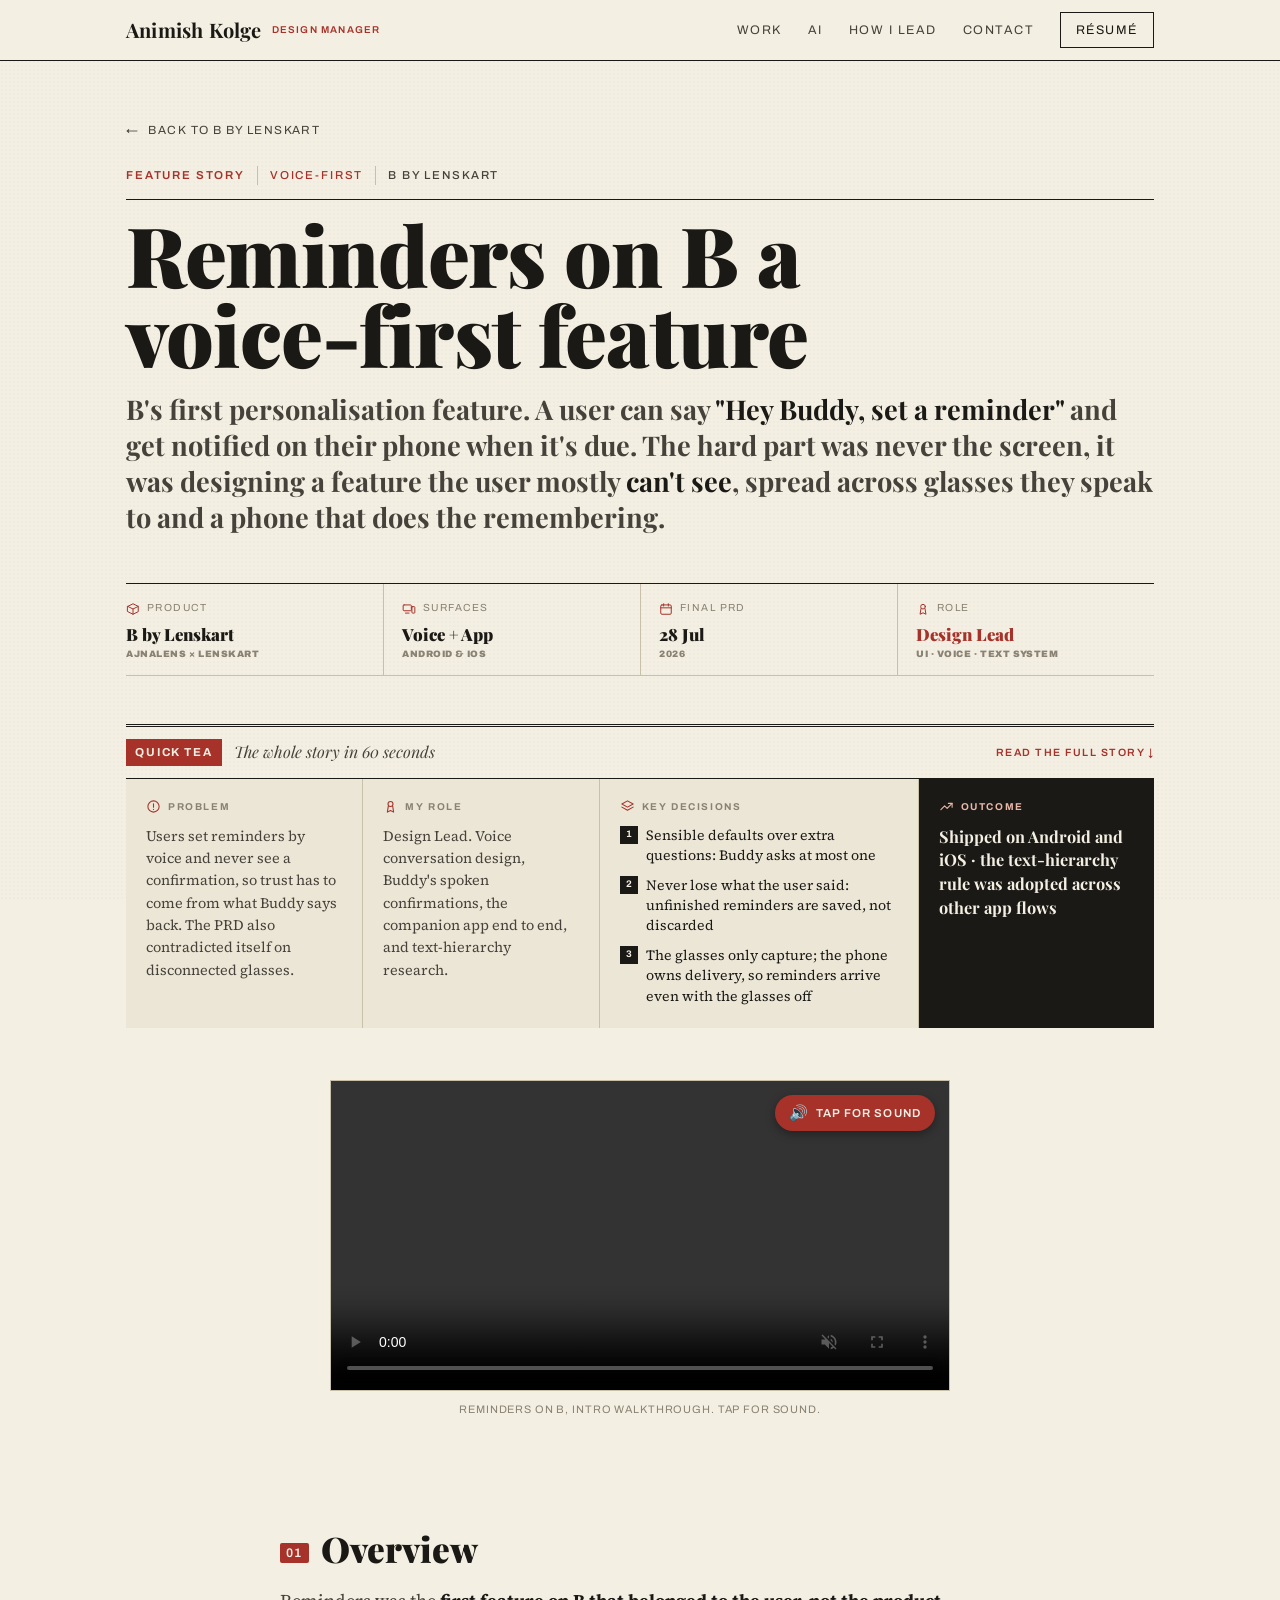
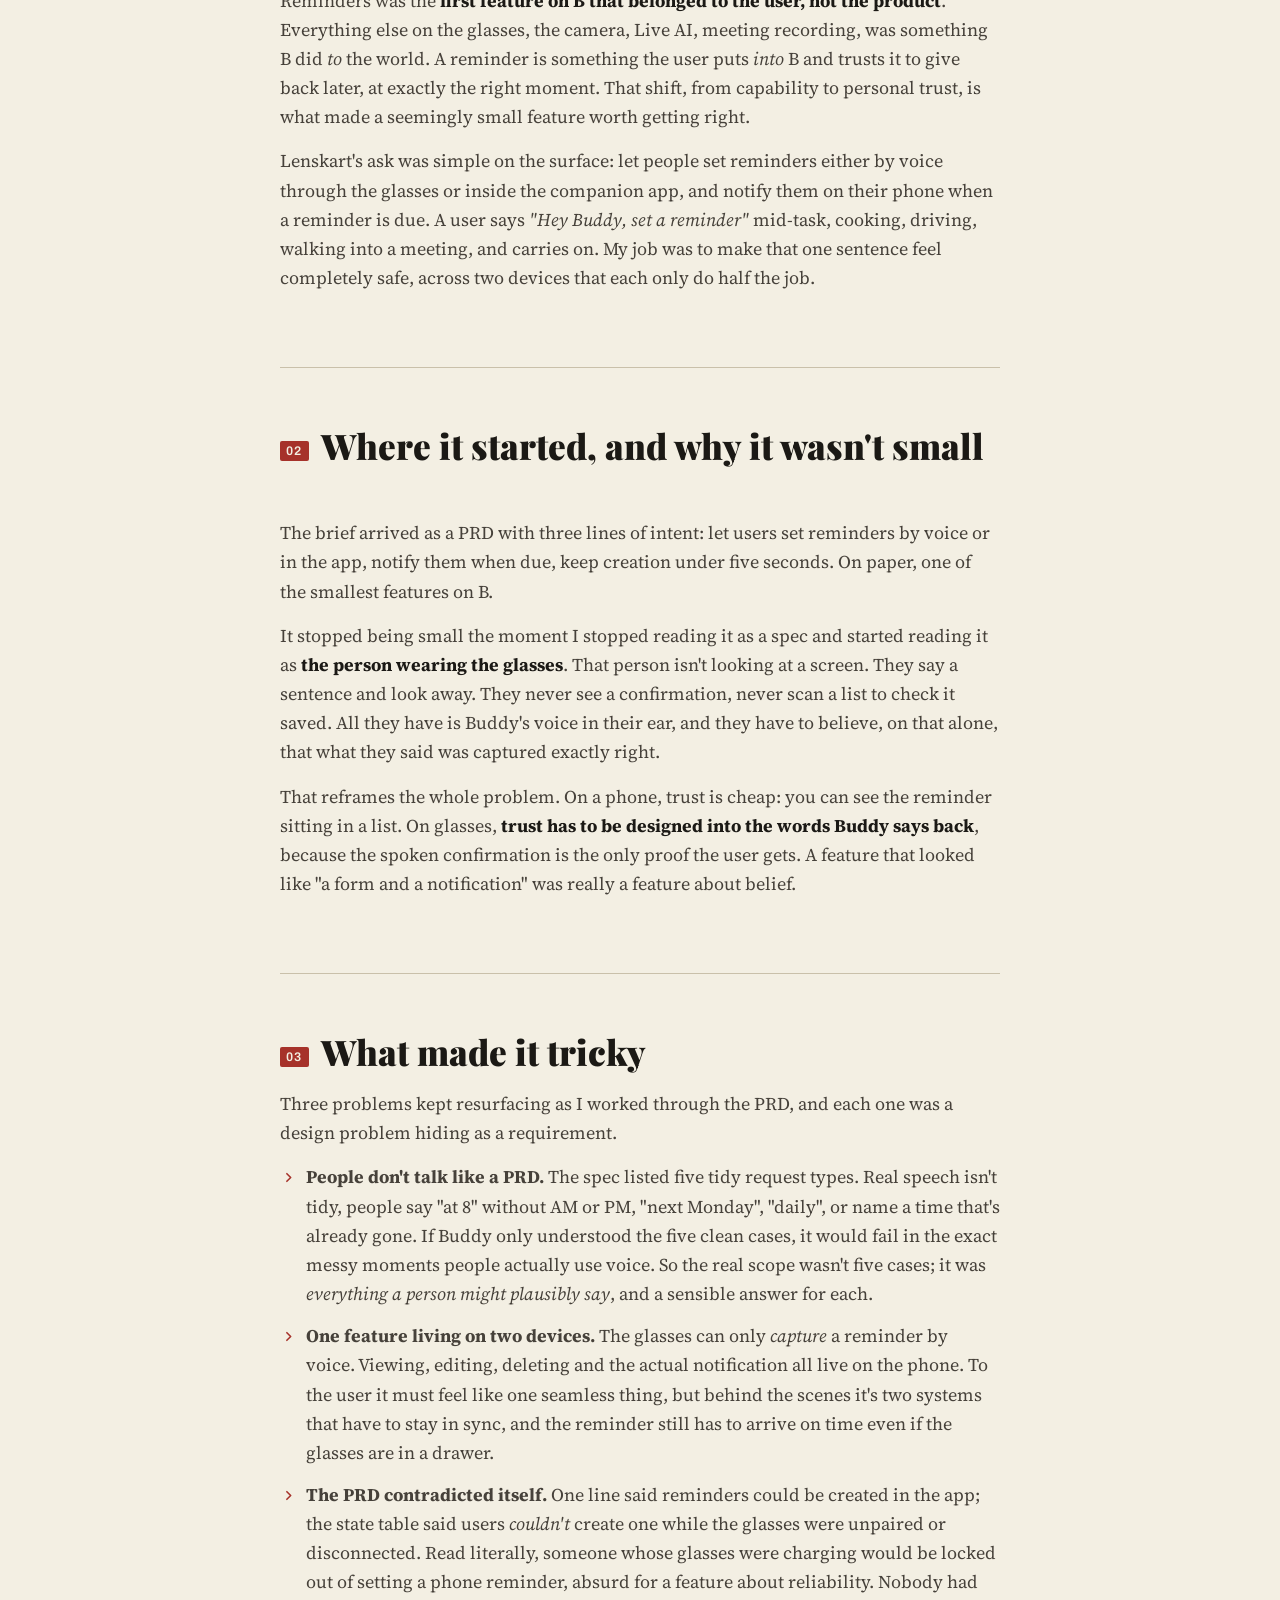
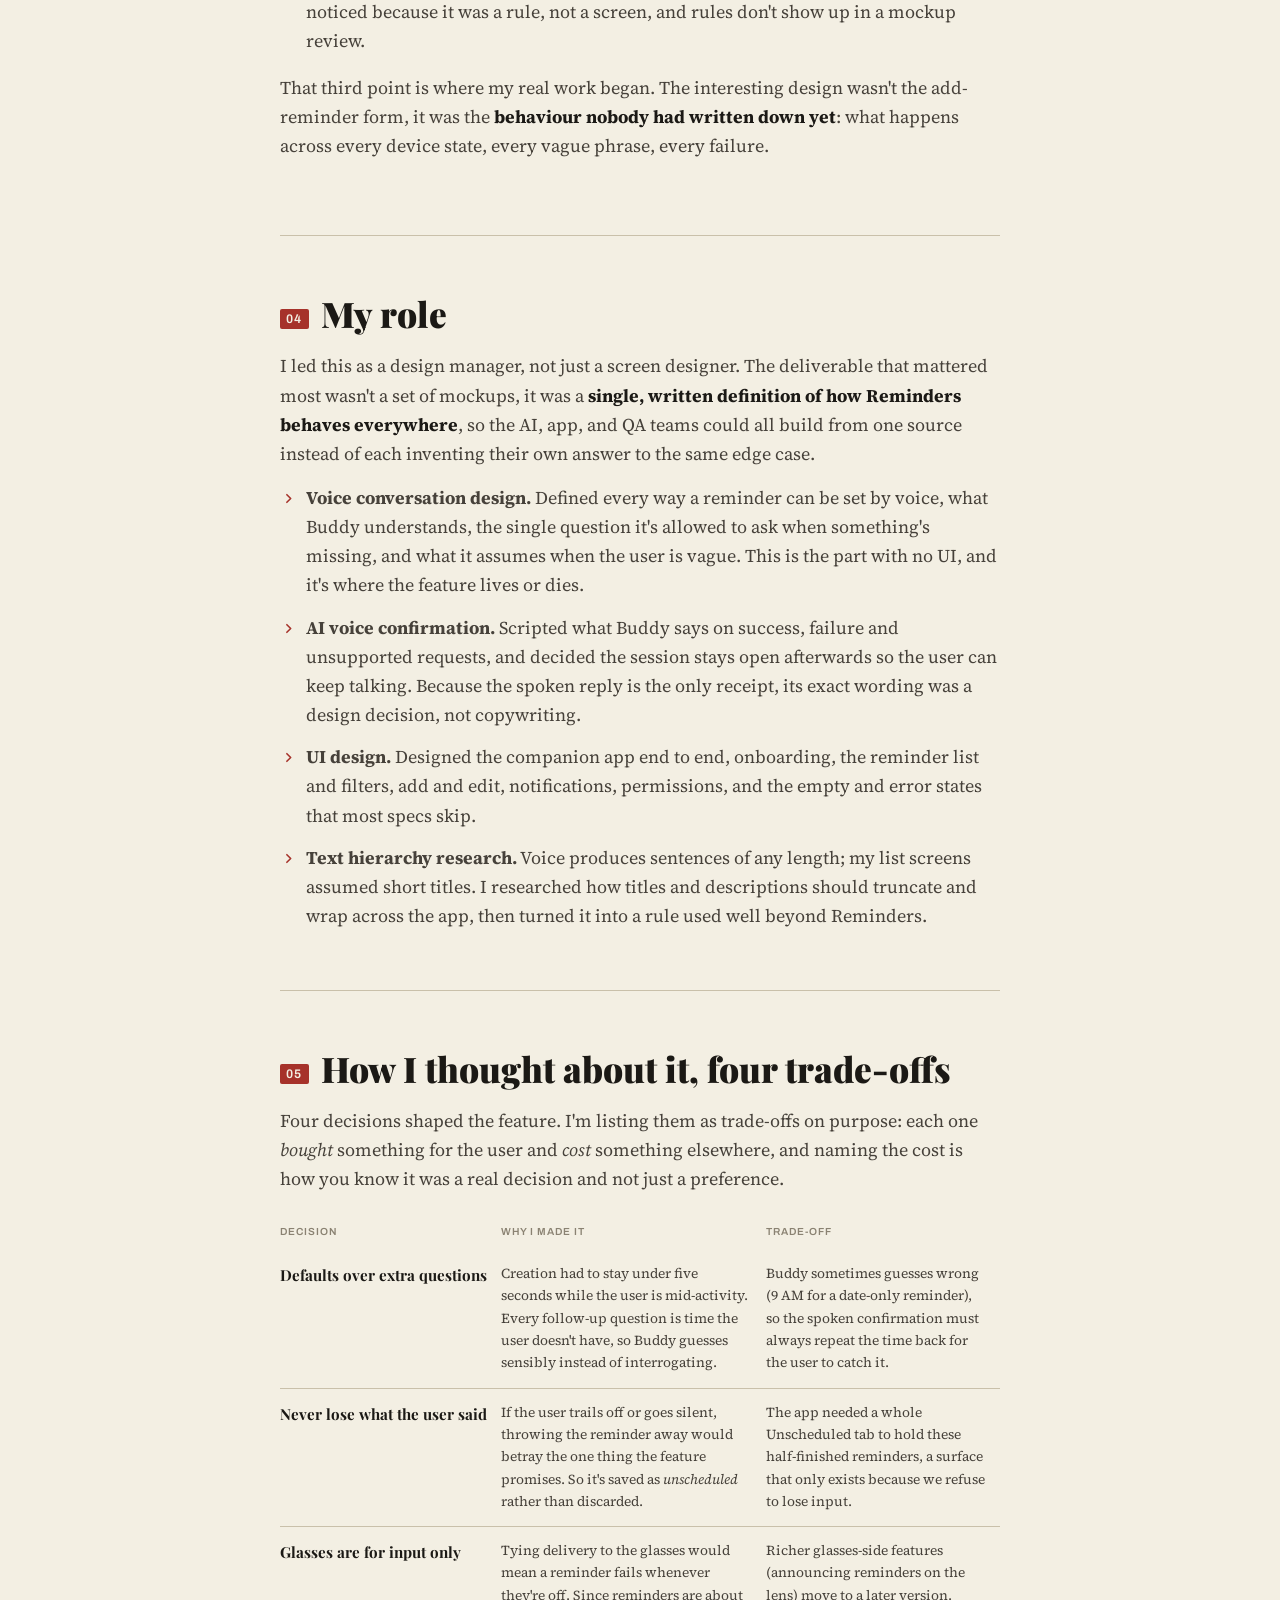
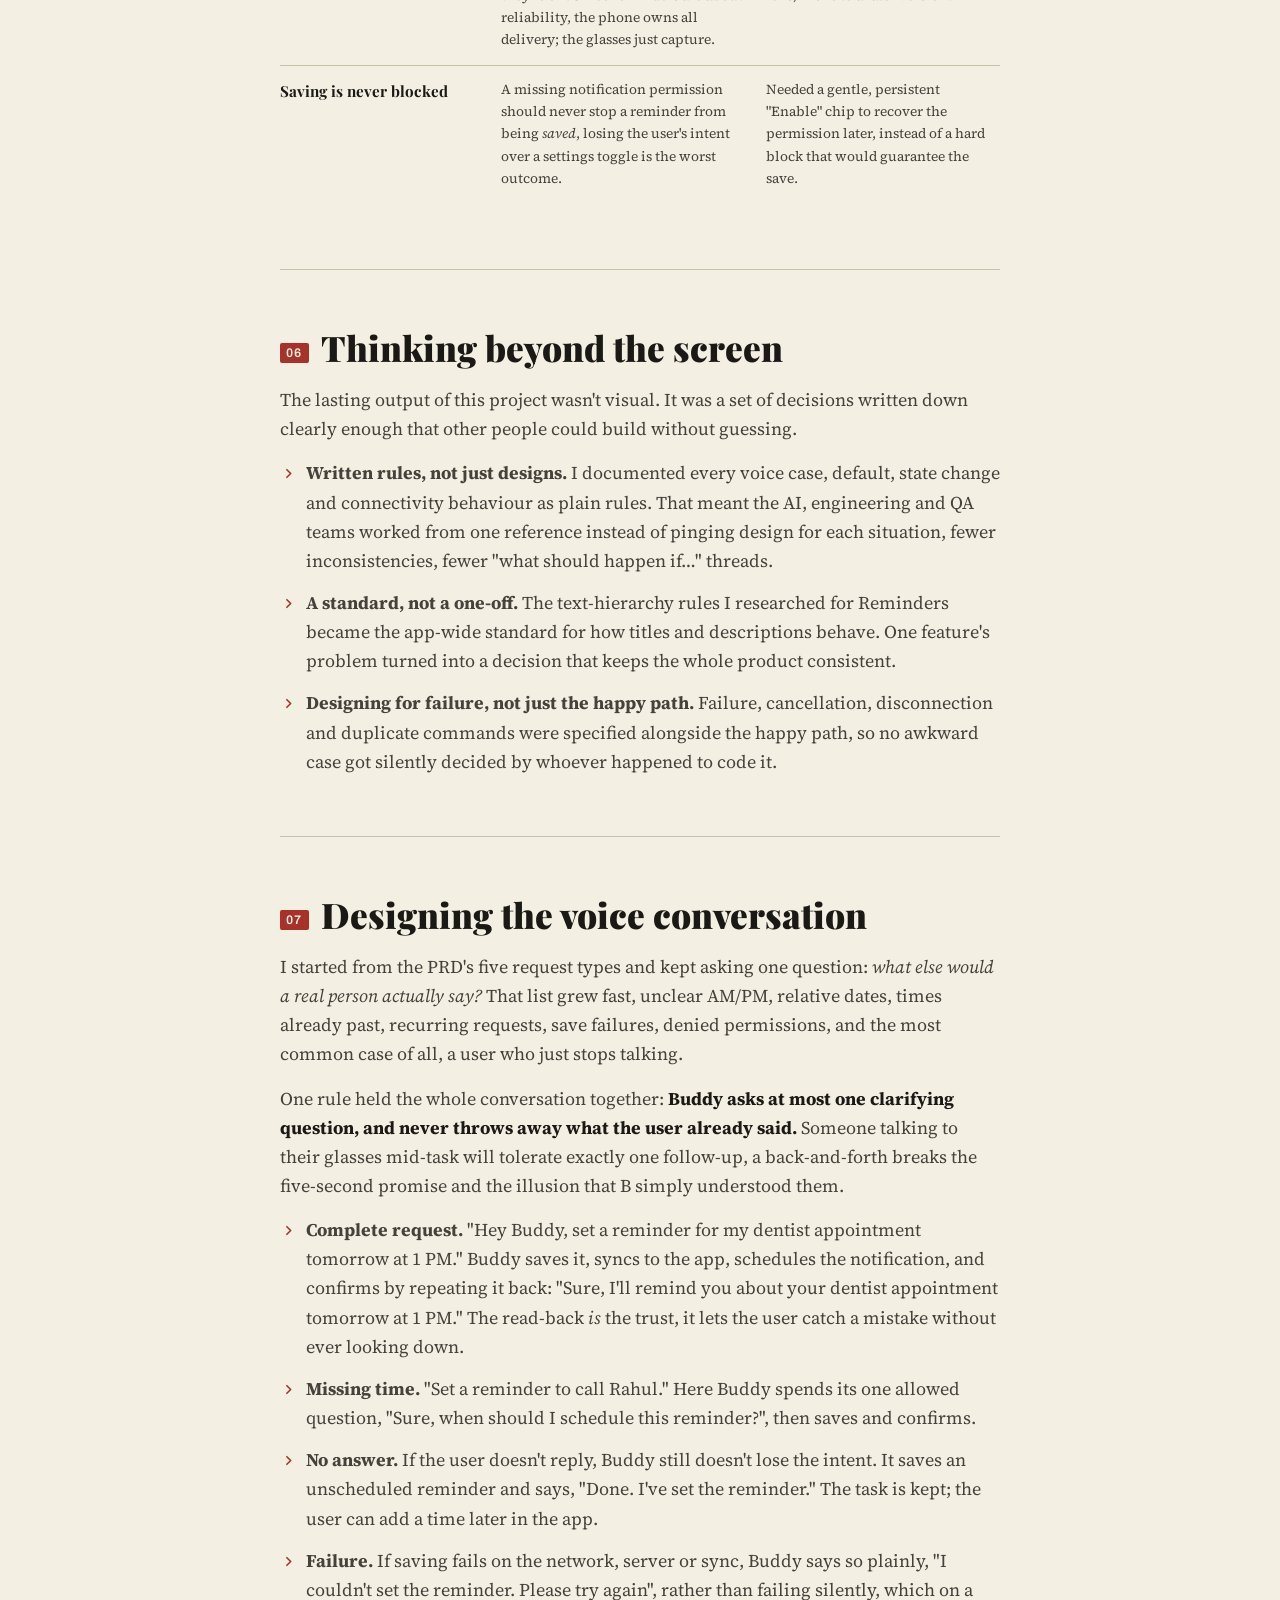
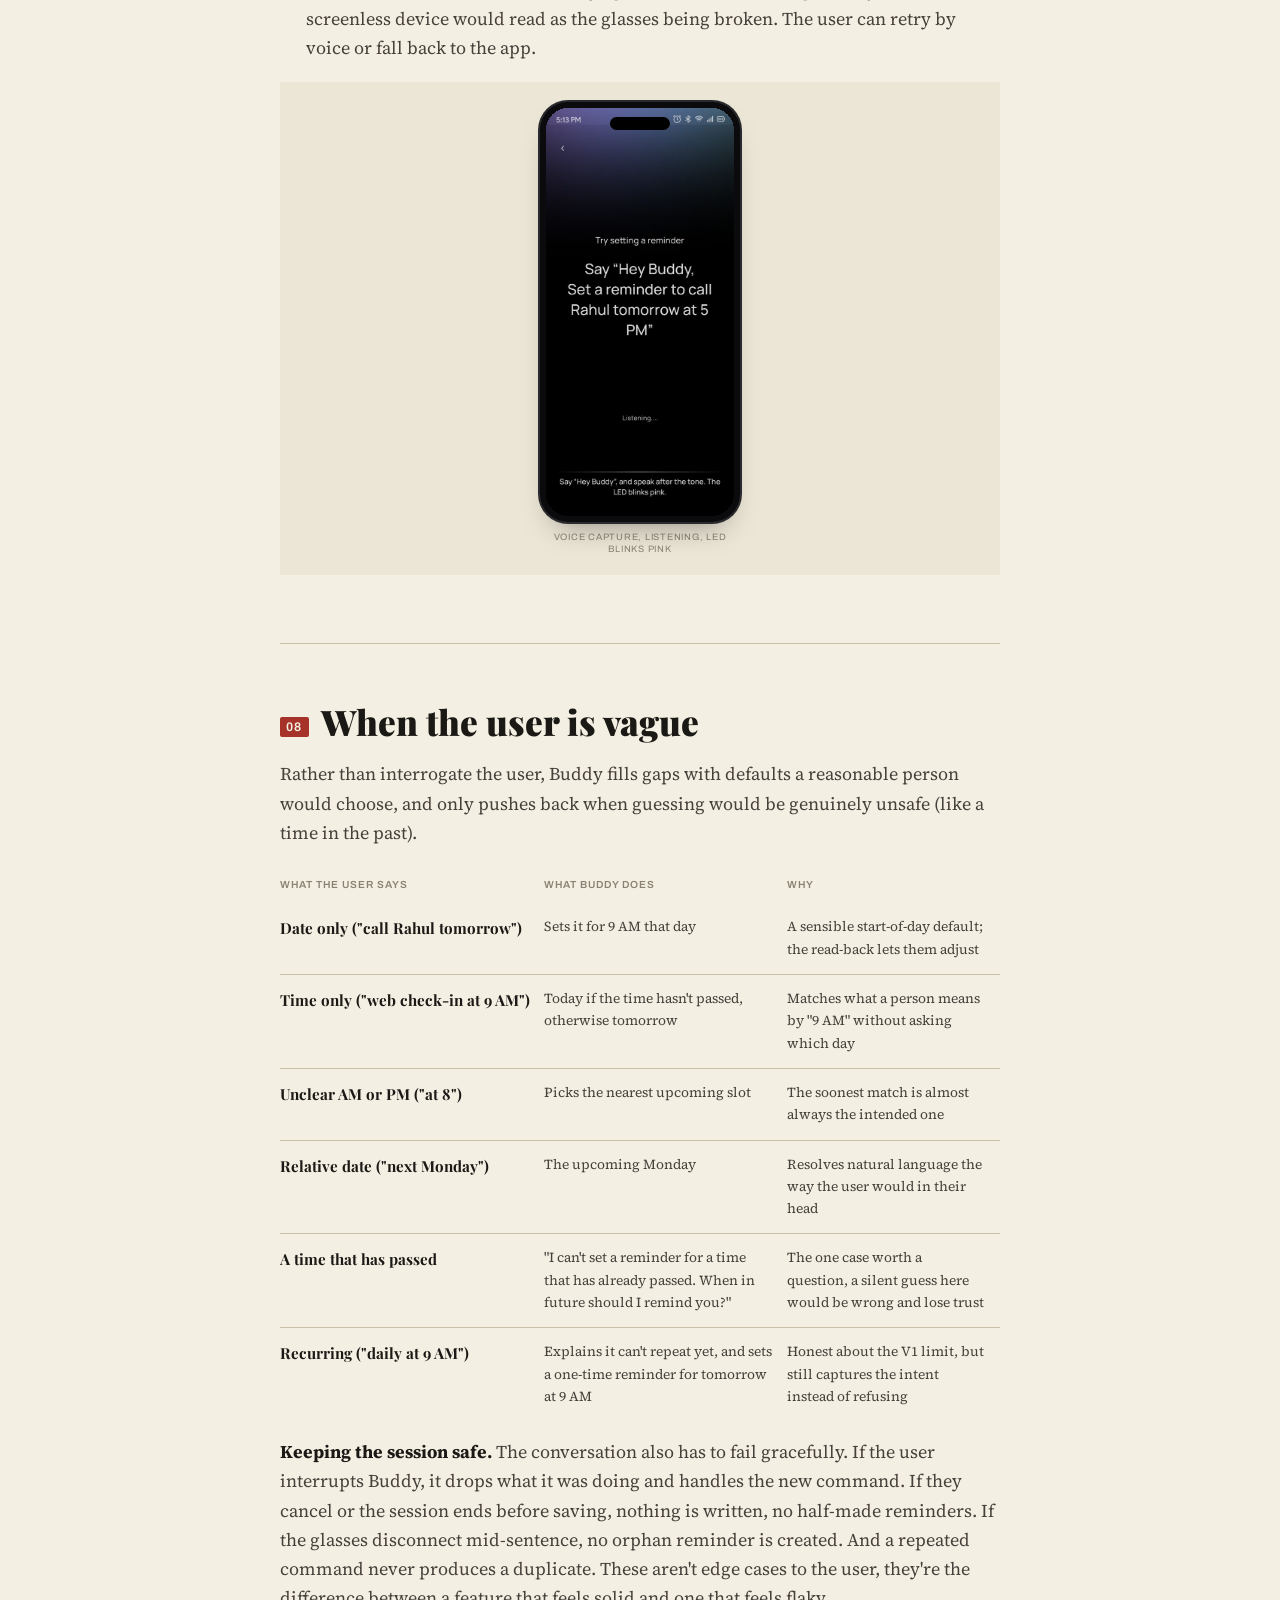
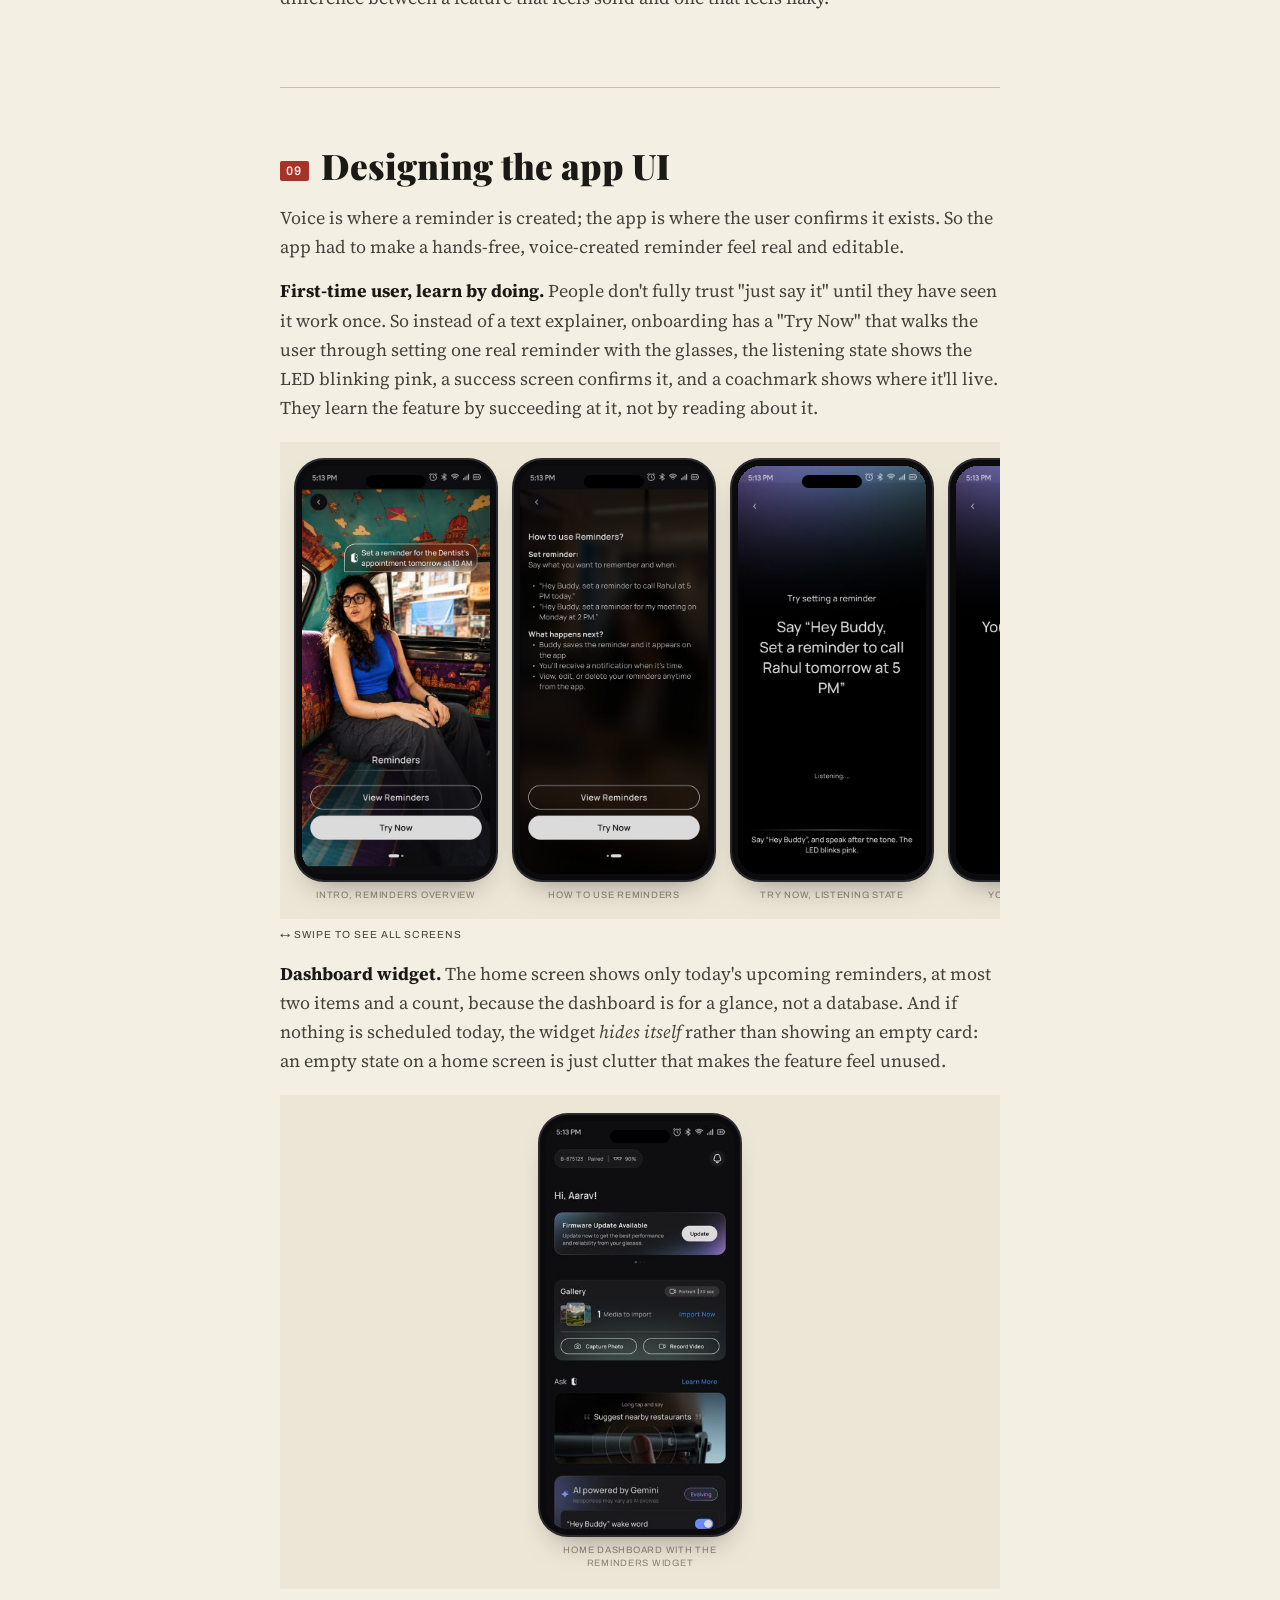
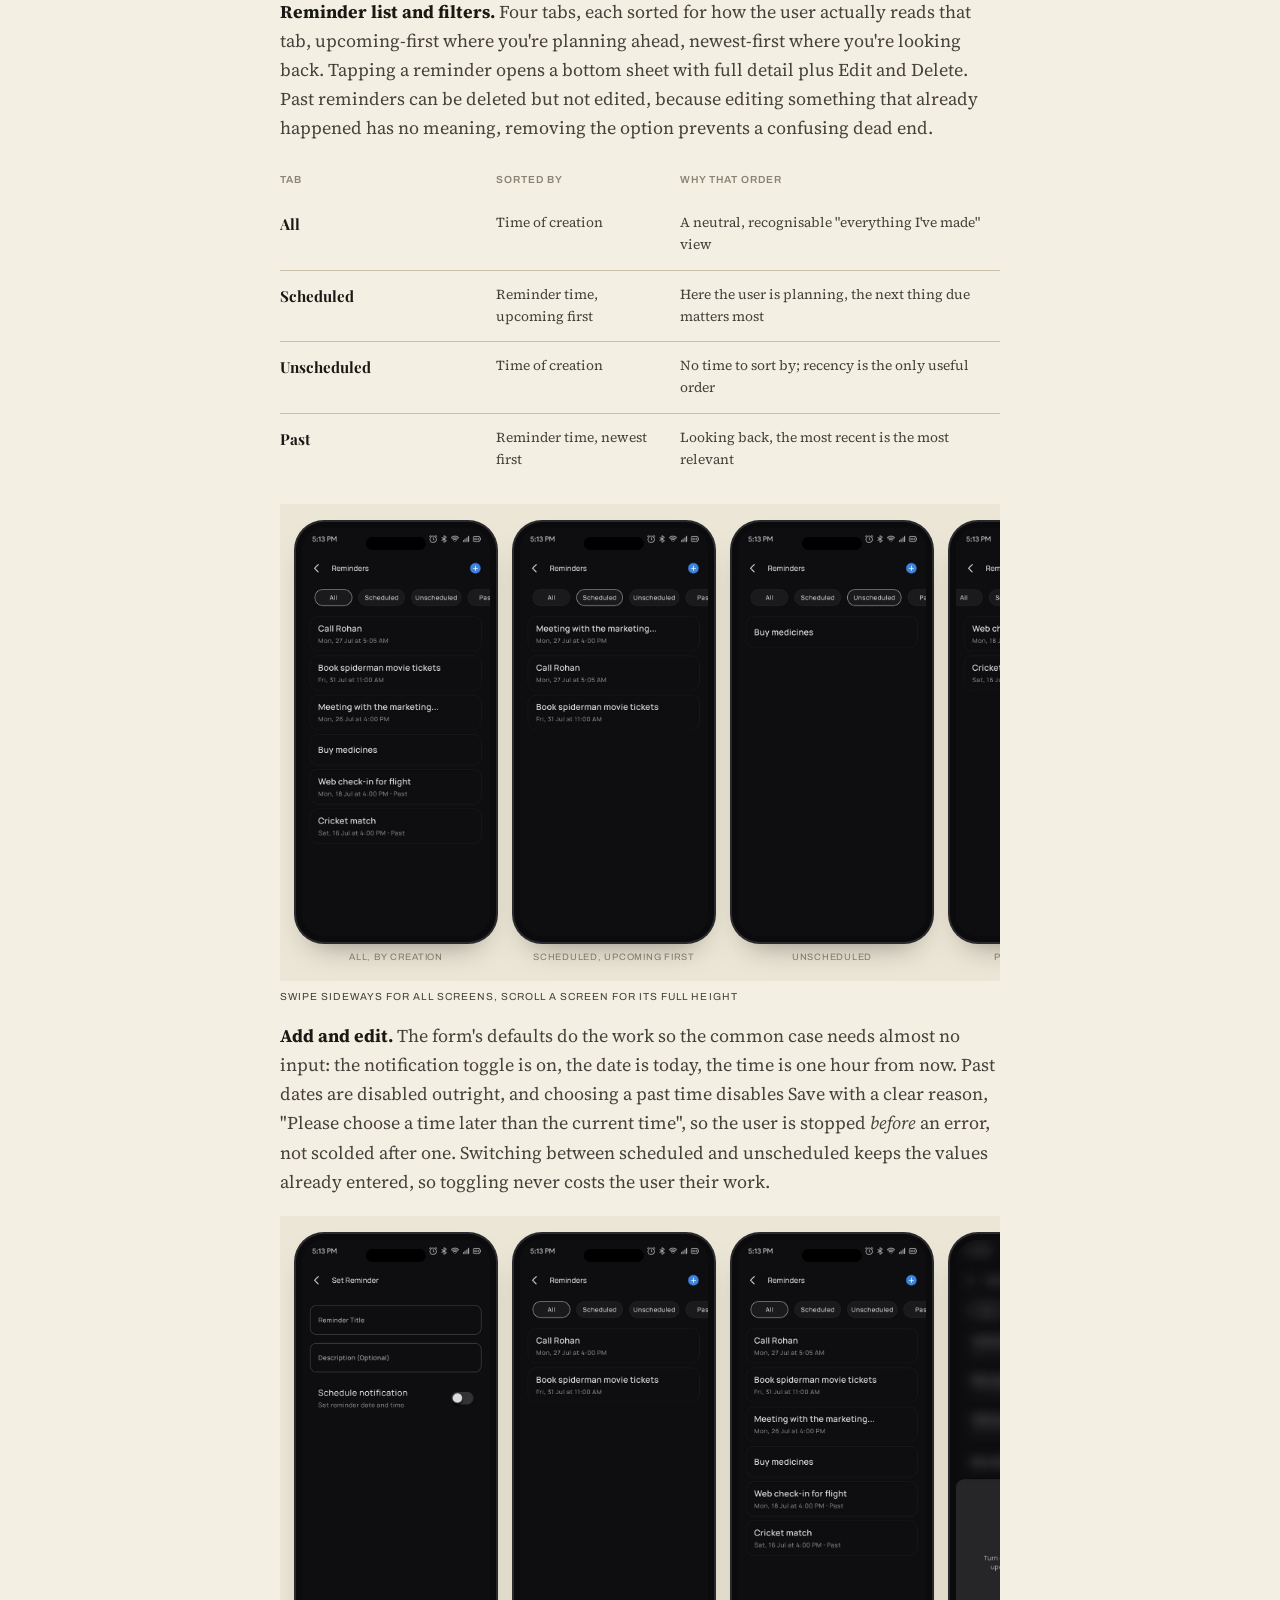
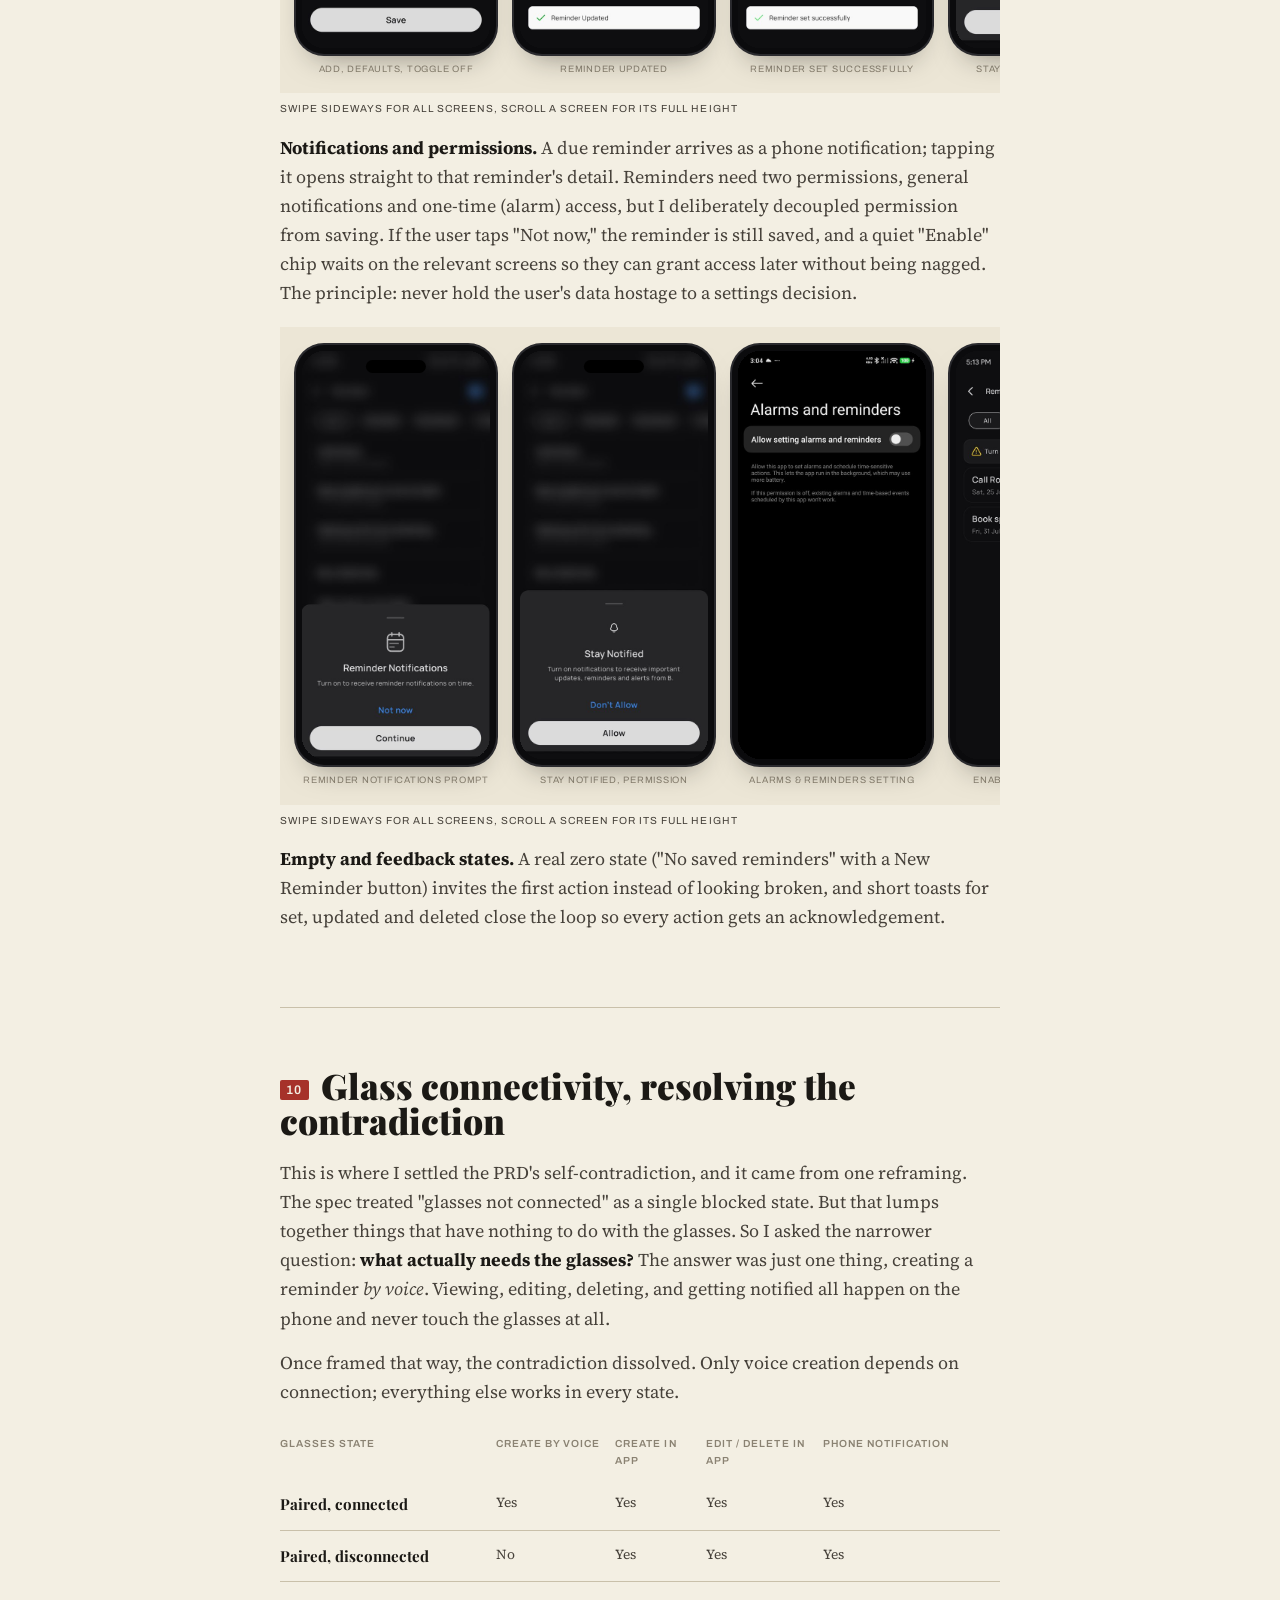
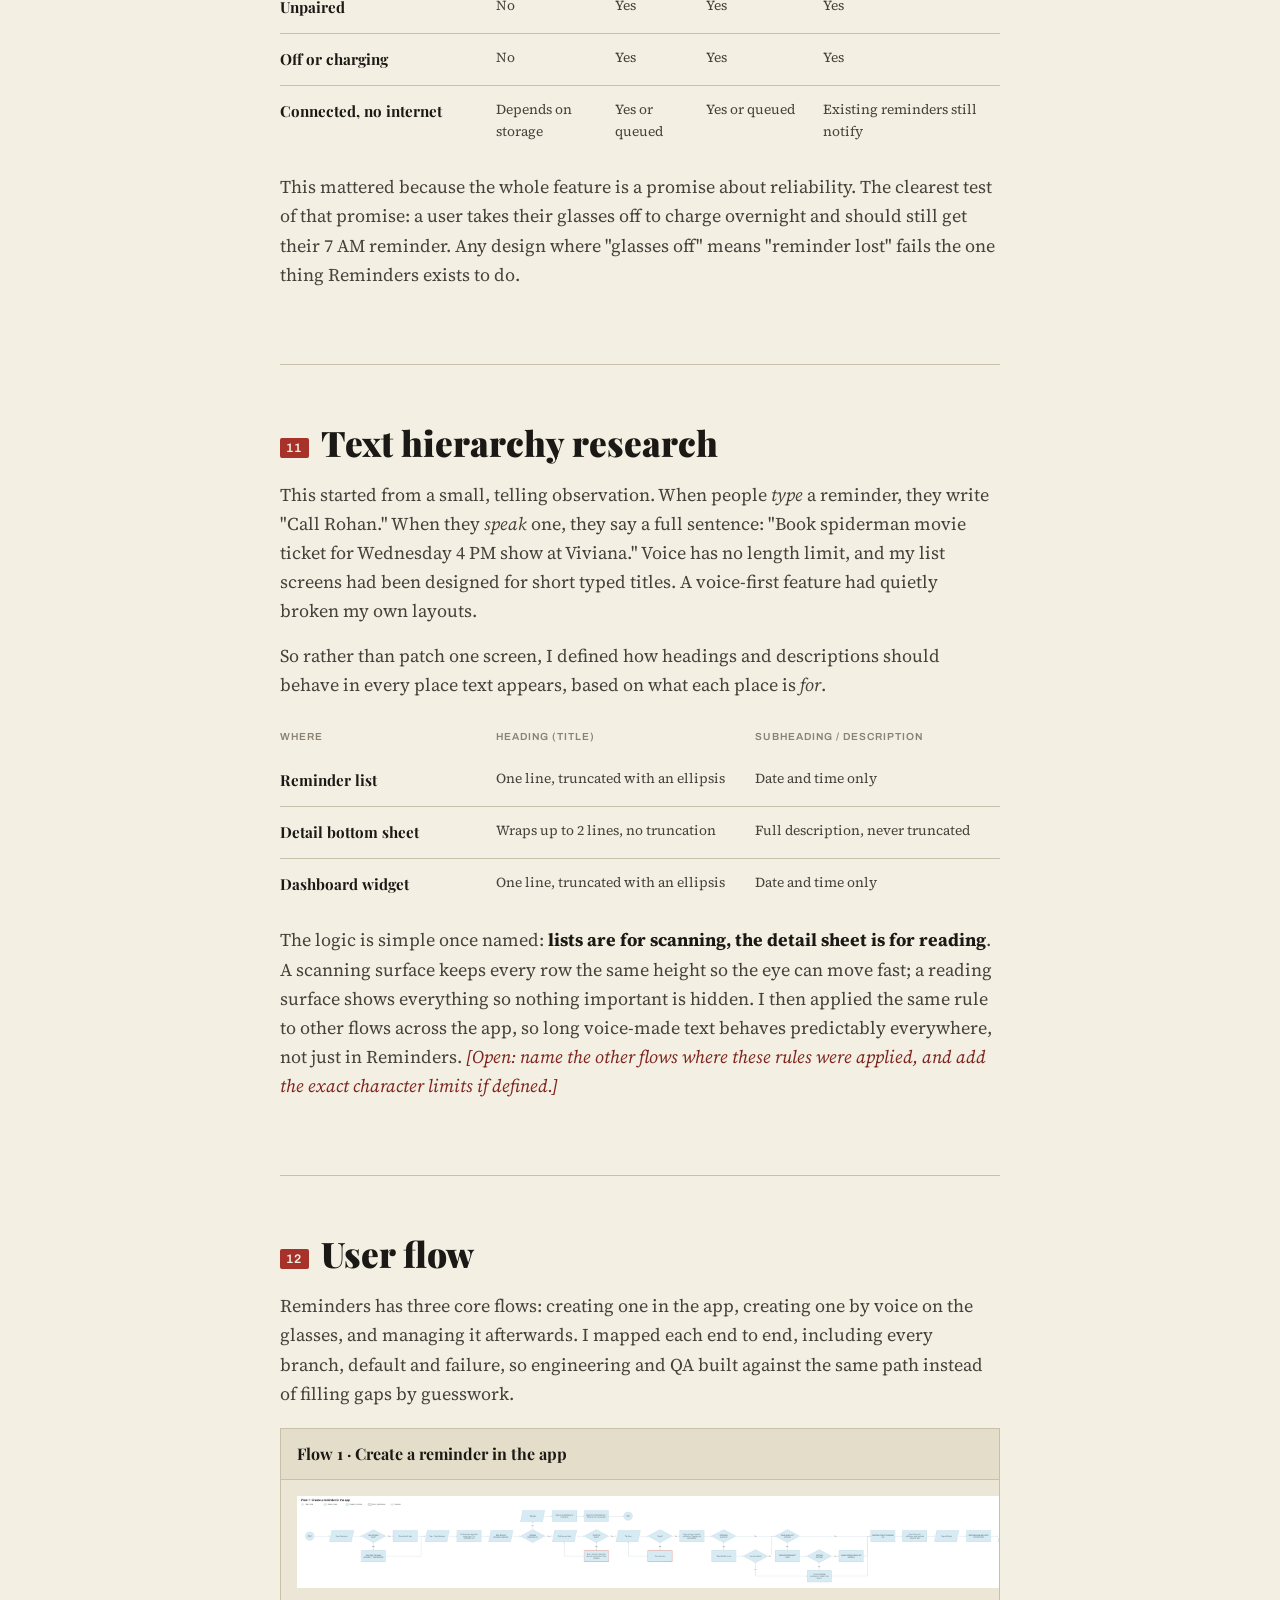
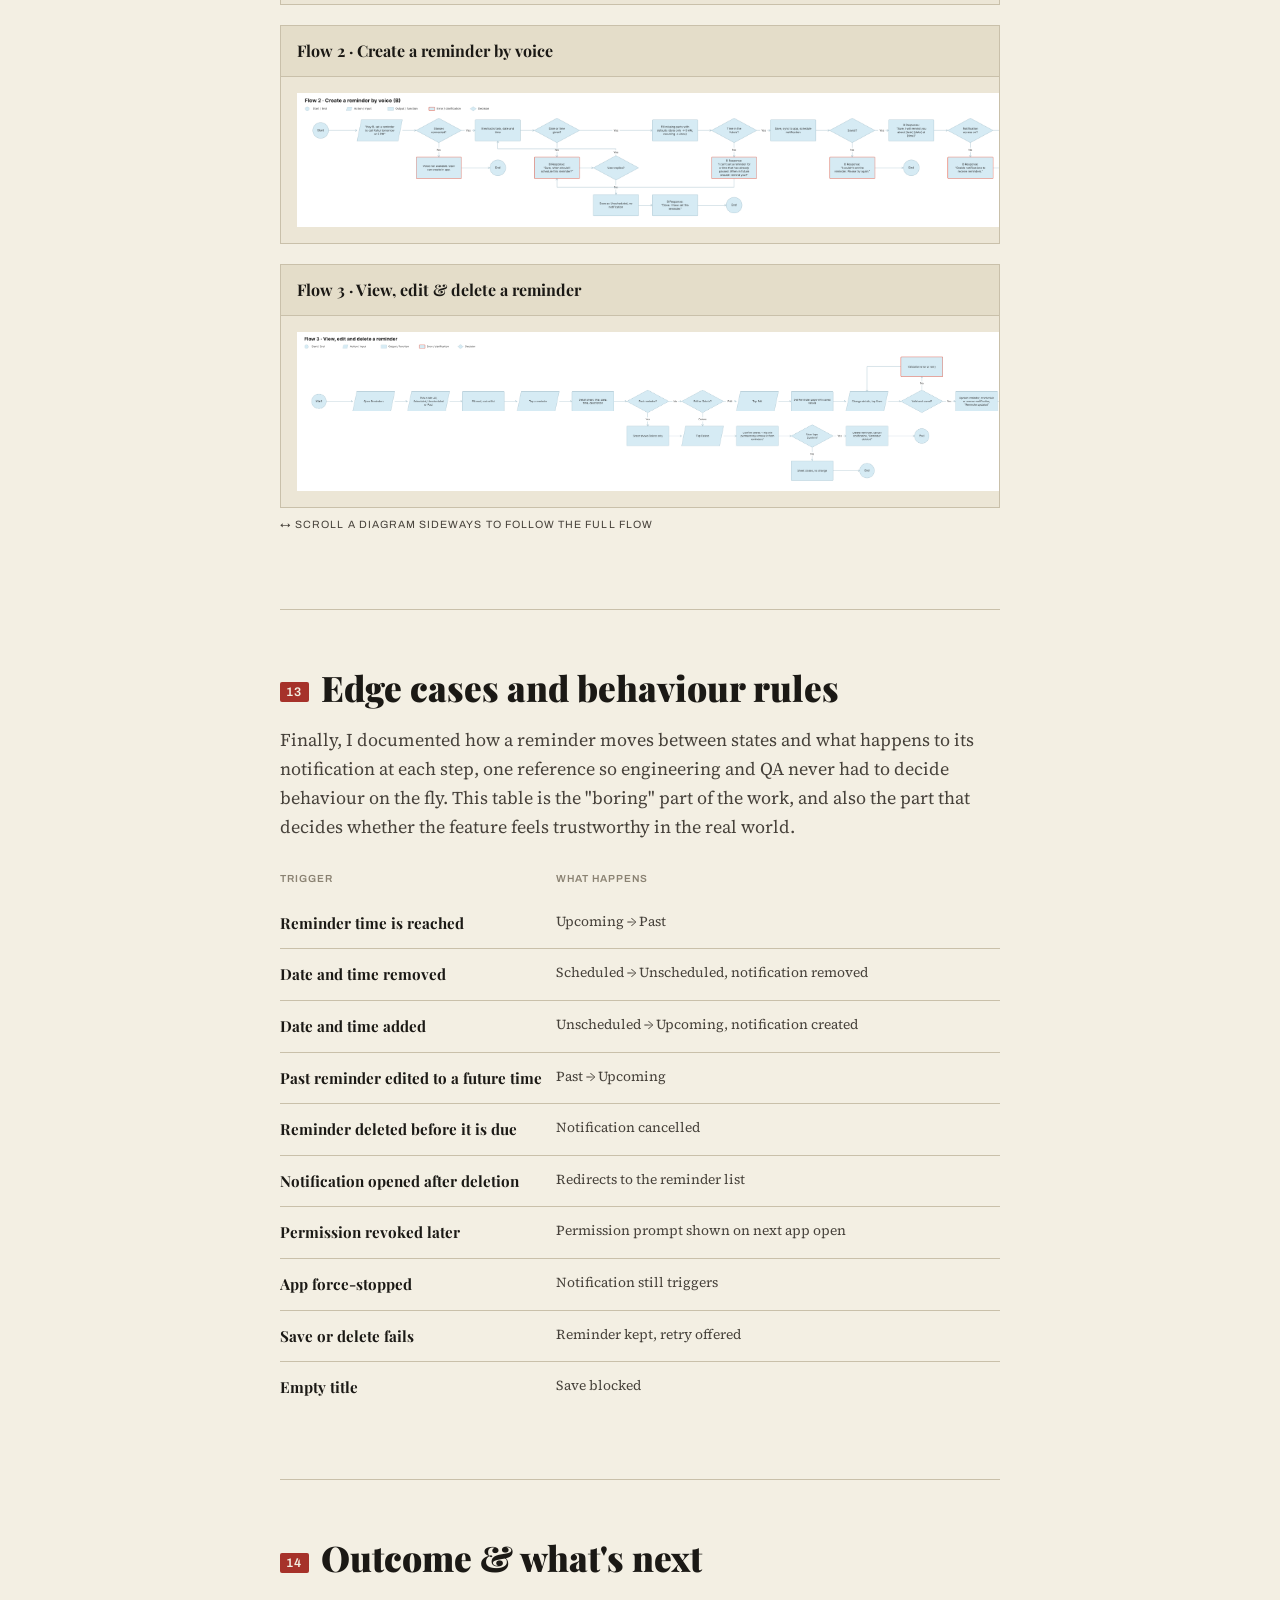
<file: projects/reminders.html>
<!DOCTYPE html>
<html lang="en">
<head>
<meta charset="UTF-8">
<meta name="viewport" content="width=device-width, initial-scale=1">
<title>Reminders on B, A Voice-First Feature · Animish Kolge</title>
<meta name="description" content="Designing Reminders for B by Lenskart, a voice-first feature across glasses and companion app. Voice conversation design, sensible defaults, glass-connectivity rules and a text-hierarchy system.">
<meta property="og:type" content="article">
<meta property="og:site_name" content="The Design Chronicle, Animish Kolge">
<meta property="og:title" content="Reminders on B, A Voice-First Feature · Animish Kolge">
<meta property="og:description" content="A voice-first Reminders feature for India's first AI smart glasses, designed across voice, glasses and app.">
<link rel="preconnect" href="https://fonts.googleapis.com">
<link rel="preconnect" href="https://fonts.gstatic.com" crossorigin>
<link href="https://fonts.googleapis.com/css2?family=Playfair+Display:ital,wght@0,700;0,900;1,700;1,900&family=Source+Serif+4:ital,wght@0,400;0,600;1,400&family=Archivo:wght@500;600&family=Tiro+Devanagari+Hindi&display=swap" rel="stylesheet">
<link rel="stylesheet" href="../styles.css">
<link rel="stylesheet" href="../casestudy.css">
</head>
<body class="cs-clean">
<a class="skip" href="#csbody">Skip to content</a>

<nav class="nav">
 <div class="nav-inner">
 <a href="../index.html" class="brand">Animish&nbsp;Kolge <span class="num">Design Manager</span></a>
 <button class="nav-toggle" id="navToggle" aria-label="Menu" aria-expanded="false"><span></span></button>
 <div class="nav-links" id="navLinks">
 <a href="../index.html#edition">Work</a>
 <a href="../index.html#ai">AI</a>
 <a href="../index.html#leadership">How I lead</a>
 <a href="../index.html#desk">Contact</a>
 <a href="../assets/Animish_Kolge_Resume.pdf" target="_blank" rel="noopener" class="nav-cta">Résumé</a>
 </div>
 </div>
</nav>

<header class="cs-hero">
 <div class="wrap">
 <a href="smart-glasses.html" class="cs-back"><span class="arr">←</span> Back to B by Lenskart</a>
 <div class="cs-round"><span>Feature Story</span><span class="flag fast">Voice-first</span><span class="flag">B by Lenskart</span></div>
 <h1 class="cs-title">Reminders on B a voice-first feature</h1>
 <p class="cs-lede">B's first personalisation feature. A user can say <b>"Hey Buddy, set a reminder"</b> and get notified on their phone when it's due. The hard part was never the screen, it was designing a feature the user mostly <b>can't see</b>, spread across glasses they speak to and a phone that does the remembering.</p>
 <div class="cs-board">
 <div class="cs-board-cell"><div class="k">Product</div><div class="v" style="font-size:1.05rem">B by Lenskart<small>AjnaLens × Lenskart</small></div></div>
 <div class="cs-board-cell"><div class="k">Surfaces</div><div class="v" style="font-size:1.05rem">Voice + App<small>Android &amp; iOS</small></div></div>
 <div class="cs-board-cell"><div class="k">Final PRD</div><div class="v" style="font-size:1.05rem">28 Jul<small>2026</small></div></div>
 <div class="cs-board-cell"><div class="k">Role</div><div class="v cyan" style="font-size:1.05rem">Design Lead<small>UI · voice · text system</small></div></div>
 </div>
 </div>
</header>
 <aside class="tldr wrap" aria-label="Case study summary">
 <div class="tldr-top"><span class="tldr-tag">Quick tea</span><span class="tldr-sub">The whole story in 60 seconds</span><a class="tldr-more" href="#csbody">Read the full story ↓</a></div>
 <div class="tldr-grid">
 <div class="tldr-cell"><span class="tldr-k"><svg viewBox="0 0 24 24" width="15" height="15" fill="none" stroke="currentColor" stroke-width="1.7" stroke-linecap="round" stroke-linejoin="round" aria-hidden="true"><circle cx="12" cy="12" r="9"/><path d="M12 7.5v5.5"/><path d="M12 16.5v.2"/></svg>Problem</span><p>Users set reminders by voice and never see a confirmation, so trust has to come from what Buddy says back. The PRD also contradicted itself on disconnected glasses.</p></div>
 <div class="tldr-cell"><span class="tldr-k"><svg viewBox="0 0 24 24" width="15" height="15" fill="none" stroke="currentColor" stroke-width="1.7" stroke-linecap="round" stroke-linejoin="round" aria-hidden="true"><circle cx="12" cy="8" r="4"/><path d="M8.5 11.5L7 21l5-2.5 5 2.5-1.5-9.5"/></svg>My role</span><p>Design Lead. Voice conversation design, Buddy's spoken confirmations, the companion app end to end, and text-hierarchy research.</p></div>
 <div class="tldr-cell"><span class="tldr-k"><svg viewBox="0 0 24 24" width="15" height="15" fill="none" stroke="currentColor" stroke-width="1.7" stroke-linecap="round" stroke-linejoin="round" aria-hidden="true"><path d="M12 3l9 5-9 5-9-5z"/><path d="M3 13l9 5 9-5"/></svg>Key decisions</span><ol><li>Sensible defaults over extra questions: Buddy asks at most one</li><li>Never lose what the user said: unfinished reminders are saved, not discarded</li><li>The glasses only capture; the phone owns delivery, so reminders arrive even with the glasses off</li></ol></div>
 <div class="tldr-cell out"><span class="tldr-k"><svg viewBox="0 0 24 24" width="15" height="15" fill="none" stroke="currentColor" stroke-width="1.7" stroke-linecap="round" stroke-linejoin="round" aria-hidden="true"><path d="M3 17l6-6 4 4 8-8"/><path d="M15 7h6v6"/></svg>Outcome</span><p>Shipped on Android and iOS · the text-hierarchy rule was adopted across other app flows</p></div>
 </div>
 </aside>

<main class="wrap">
 <figure class="cs-video">
 <div class="cs-video-frame">
 <video id="reminderVideo" src="../assets/reminder-intro.mp4" autoplay muted loop playsinline controls preload="metadata"></video>
 <button class="cs-video-sound" id="soundBtn" type="button" aria-label="Unmute video">
 <span class="ic">🔊</span> Tap for sound
 </button>
 </div>
 <figcaption>Reminders on B, intro walkthrough. Tap for sound.</figcaption>
 </figure>

 <div class="cs-body" id="csbody">

 <section class="cs-block">
 <h2><span class="n">01</span>Overview</h2>
 <p>Reminders was the <strong>first feature on B that belonged to the user, not the product</strong>. Everything else on the glasses, the camera, Live AI, meeting recording, was something B did <em>to</em> the world. A reminder is something the user puts <em>into</em> B and trusts it to give back later, at exactly the right moment. That shift, from capability to personal trust, is what made a seemingly small feature worth getting right.</p>
 <p>Lenskart's ask was simple on the surface: let people set reminders either by voice through the glasses or inside the companion app, and notify them on their phone when a reminder is due. A user says <em>"Hey Buddy, set a reminder"</em> mid-task, cooking, driving, walking into a meeting, and carries on. My job was to make that one sentence feel completely safe, across two devices that each only do half the job.</p>
 </section>

 <section class="cs-block">
 <h2><span class="n">02</span>Where it started, and why it wasn't small</h2>
 <p>The brief arrived as a PRD with three lines of intent: let users set reminders by voice or in the app, notify them when due, keep creation under five seconds. On paper, one of the smallest features on B.</p>
 <p>It stopped being small the moment I stopped reading it as a spec and started reading it as <strong>the person wearing the glasses</strong>. That person isn't looking at a screen. They say a sentence and look away. They never see a confirmation, never scan a list to check it saved. All they have is Buddy's voice in their ear, and they have to believe, on that alone, that what they said was captured exactly right.</p>
 <p>That reframes the whole problem. On a phone, trust is cheap: you can see the reminder sitting in a list. On glasses, <strong>trust has to be designed into the words Buddy says back</strong>, because the spoken confirmation is the only proof the user gets. A feature that looked like "a form and a notification" was really a feature about belief.</p>
 </section>

 <section class="cs-block">
 <h2><span class="n">03</span>What made it tricky</h2>
 <p>Three problems kept resurfacing as I worked through the PRD, and each one was a design problem hiding as a requirement.</p>
 <ul class="cs-list">
 <li><strong>People don't talk like a PRD.</strong> The spec listed five tidy request types. Real speech isn't tidy, people say "at 8" without AM or PM, "next Monday", "daily", or name a time that's already gone. If Buddy only understood the five clean cases, it would fail in the exact messy moments people actually use voice. So the real scope wasn't five cases; it was <em>everything a person might plausibly say</em>, and a sensible answer for each.</li>
 <li><strong>One feature living on two devices.</strong> The glasses can only <em>capture</em> a reminder by voice. Viewing, editing, deleting and the actual notification all live on the phone. To the user it must feel like one seamless thing, but behind the scenes it's two systems that have to stay in sync, and the reminder still has to arrive on time even if the glasses are in a drawer.</li>
 <li><strong>The PRD contradicted itself.</strong> One line said reminders could be created in the app; the state table said users <em>couldn't</em> create one while the glasses were unpaired or disconnected. Read literally, someone whose glasses were charging would be locked out of setting a phone reminder, absurd for a feature about reliability. Nobody had noticed because it was a rule, not a screen, and rules don't show up in a mockup review.</li>
 </ul>
 <p>That third point is where my real work began. The interesting design wasn't the add-reminder form, it was the <strong>behaviour nobody had written down yet</strong>: what happens across every device state, every vague phrase, every failure.</p>
 </section>

 <section class="cs-block">
 <h2><span class="n">04</span>My role</h2>
 <p>I led this as a design manager, not just a screen designer. The deliverable that mattered most wasn't a set of mockups, it was a <strong>single, written definition of how Reminders behaves everywhere</strong>, so the AI, app, and QA teams could all build from one source instead of each inventing their own answer to the same edge case.</p>
 <ul class="cs-list">
 <li><strong>Voice conversation design.</strong> Defined every way a reminder can be set by voice, what Buddy understands, the single question it's allowed to ask when something's missing, and what it assumes when the user is vague. This is the part with no UI, and it's where the feature lives or dies.</li>
 <li><strong>AI voice confirmation.</strong> Scripted what Buddy says on success, failure and unsupported requests, and decided the session stays open afterwards so the user can keep talking. Because the spoken reply is the only receipt, its exact wording was a design decision, not copywriting.</li>
 <li><strong>UI design.</strong> Designed the companion app end to end, onboarding, the reminder list and filters, add and edit, notifications, permissions, and the empty and error states that most specs skip.</li>
 <li><strong>Text hierarchy research.</strong> Voice produces sentences of any length; my list screens assumed short titles. I researched how titles and descriptions should truncate and wrap across the app, then turned it into a rule used well beyond Reminders.</li>
 </ul>
 </section>

 <section class="cs-block">
 <h2><span class="n">05</span>How I thought about it, four trade-offs</h2>
 <p>Four decisions shaped the feature. I'm listing them as trade-offs on purpose: each one <em>bought</em> something for the user and <em>cost</em> something elsewhere, and naming the cost is how you know it was a real decision and not just a preference.</p>
 <div class="cs-table-wrap">
 <table class="cs-table">
 <thead><tr><th>Decision</th><th>Why I made it</th><th>Trade-off</th></tr></thead>
 <tbody>
 <tr><th>Defaults over extra questions</th><td>Creation had to stay under five seconds while the user is mid-activity. Every follow-up question is time the user doesn't have, so Buddy guesses sensibly instead of interrogating.</td><td>Buddy sometimes guesses wrong (9 AM for a date-only reminder), so the spoken confirmation must always repeat the time back for the user to catch it.</td></tr>
 <tr><th>Never lose what the user said</th><td>If the user trails off or goes silent, throwing the reminder away would betray the one thing the feature promises. So it's saved as <em>unscheduled</em> rather than discarded.</td><td>The app needed a whole Unscheduled tab to hold these half-finished reminders, a surface that only exists because we refuse to lose input.</td></tr>
 <tr><th>Glasses are for input only</th><td>Tying delivery to the glasses would mean a reminder fails whenever they're off. Since reminders are about reliability, the phone owns all delivery; the glasses just capture.</td><td>Richer glasses-side features (announcing reminders on the lens) move to a later version.</td></tr>
 <tr><th>Saving is never blocked</th><td>A missing notification permission should never stop a reminder from being <em>saved</em>, losing the user's intent over a settings toggle is the worst outcome.</td><td>Needed a gentle, persistent "Enable" chip to recover the permission later, instead of a hard block that would guarantee the save.</td></tr>
 </tbody>
 </table>
 </div>
 </section>

 <section class="cs-block">
 <h2><span class="n">06</span>Thinking beyond the screen</h2>
 <p>The lasting output of this project wasn't visual. It was a set of decisions written down clearly enough that other people could build without guessing.</p>
 <ul class="cs-list">
 <li><strong>Written rules, not just designs.</strong> I documented every voice case, default, state change and connectivity behaviour as plain rules. That meant the AI, engineering and QA teams worked from one reference instead of pinging design for each situation, fewer inconsistencies, fewer "what should happen if…" threads.</li>
 <li><strong>A standard, not a one-off.</strong> The text-hierarchy rules I researched for Reminders became the app-wide standard for how titles and descriptions behave. One feature's problem turned into a decision that keeps the whole product consistent.</li>
 <li><strong>Designing for failure, not just the happy path.</strong> Failure, cancellation, disconnection and duplicate commands were specified alongside the happy path, so no awkward case got silently decided by whoever happened to code it.</li>
 </ul>
 </section>

 <section class="cs-block">
 <h2><span class="n">07</span>Designing the voice conversation</h2>
 <p>I started from the PRD's five request types and kept asking one question: <em>what else would a real person actually say?</em> That list grew fast, unclear AM/PM, relative dates, times already past, recurring requests, save failures, denied permissions, and the most common case of all, a user who just stops talking.</p>
 <p>One rule held the whole conversation together: <strong>Buddy asks at most one clarifying question, and never throws away what the user already said.</strong> Someone talking to their glasses mid-task will tolerate exactly one follow-up, a back-and-forth breaks the five-second promise and the illusion that B simply understood them.</p>
 <ul class="cs-list">
 <li><strong>Complete request.</strong> "Hey Buddy, set a reminder for my dentist appointment tomorrow at 1 PM." Buddy saves it, syncs to the app, schedules the notification, and confirms by repeating it back: "Sure, I'll remind you about your dentist appointment tomorrow at 1 PM." The read-back <em>is</em> the trust, it lets the user catch a mistake without ever looking down.</li>
 <li><strong>Missing time.</strong> "Set a reminder to call Rahul." Here Buddy spends its one allowed question, "Sure, when should I schedule this reminder?", then saves and confirms.</li>
 <li><strong>No answer.</strong> If the user doesn't reply, Buddy still doesn't lose the intent. It saves an unscheduled reminder and says, "Done. I've set the reminder." The task is kept; the user can add a time later in the app.</li>
 <li><strong>Failure.</strong> If saving fails on the network, server or sync, Buddy says so plainly, "I couldn't set the reminder. Please try again", rather than failing silently, which on a screenless device would read as the glasses being broken. The user can retry by voice or fall back to the app.</li>
 </ul>
 <div class="phone-strip center"><div class="iphone"><div class="iphone-body"><div class="iphone-screen"><div class="iphone-island"></div><img src="../assets/reminders/onb-3-listening.jpg" alt="Voice capture, listening state, LED blinks pink" loading="lazy"></div></div><div class="iphone-cap">Voice capture, listening, LED blinks pink</div></div></div>
 </section>

 <section class="cs-block">
 <h2><span class="n">08</span>When the user is vague</h2>
 <p>Rather than interrogate the user, Buddy fills gaps with defaults a reasonable person would choose, and only pushes back when guessing would be genuinely unsafe (like a time in the past).</p>
 <div class="cs-table-wrap">
 <table class="cs-table">
 <thead><tr><th>What the user says</th><th>What Buddy does</th><th>Why</th></tr></thead>
 <tbody>
 <tr><th>Date only ("call Rahul tomorrow")</th><td>Sets it for 9 AM that day</td><td>A sensible start-of-day default; the read-back lets them adjust</td></tr>
 <tr><th>Time only ("web check-in at 9 AM")</th><td>Today if the time hasn't passed, otherwise tomorrow</td><td>Matches what a person means by "9 AM" without asking which day</td></tr>
 <tr><th>Unclear AM or PM ("at 8")</th><td>Picks the nearest upcoming slot</td><td>The soonest match is almost always the intended one</td></tr>
 <tr><th>Relative date ("next Monday")</th><td>The upcoming Monday</td><td>Resolves natural language the way the user would in their head</td></tr>
 <tr><th>A time that has passed</th><td>"I can't set a reminder for a time that has already passed. When in future should I remind you?"</td><td>The one case worth a question, a silent guess here would be wrong and lose trust</td></tr>
 <tr><th>Recurring ("daily at 9 AM")</th><td>Explains it can't repeat yet, and sets a one-time reminder for tomorrow at 9 AM</td><td>Honest about the V1 limit, but still captures the intent instead of refusing</td></tr>
 </tbody>
 </table>
 </div>
 <p style="margin-top:16px"><strong>Keeping the session safe.</strong> The conversation also has to fail gracefully. If the user interrupts Buddy, it drops what it was doing and handles the new command. If they cancel or the session ends before saving, nothing is written, no half-made reminders. If the glasses disconnect mid-sentence, no orphan reminder is created. And a repeated command never produces a duplicate. These aren't edge cases to the user, they're the difference between a feature that feels solid and one that feels flaky.</p>
 </section>

 <section class="cs-block">
 <h2><span class="n">09</span>Designing the app UI</h2>
 <p>Voice is where a reminder is created; the app is where the user confirms it exists. So the app had to make a hands-free, voice-created reminder feel real and editable.</p>
 <p><strong>First-time user, learn by doing.</strong> People don't fully trust "just say it" until they have seen it work once. So instead of a text explainer, onboarding has a "Try Now" that walks the user through setting one real reminder with the glasses, the listening state shows the LED blinking pink, a success screen confirms it, and a coachmark shows where it'll live. They learn the feature by succeeding at it, not by reading about it.</p>
 <div class="phone-strip"><div class="iphone"><div class="iphone-body"><div class="iphone-screen"><div class="iphone-island"></div><img src="../assets/reminders/onb-1-intro.jpg" alt="Intro, Reminders overview" loading="lazy"></div></div><div class="iphone-cap">Intro, Reminders overview</div></div><div class="iphone"><div class="iphone-body"><div class="iphone-screen"><div class="iphone-island"></div><img src="../assets/reminders/onb-2-howto.jpg" alt="How to use Reminders" loading="lazy"></div></div><div class="iphone-cap">How to use Reminders</div></div><div class="iphone"><div class="iphone-body"><div class="iphone-screen"><div class="iphone-island"></div><img src="../assets/reminders/onb-3-listening.jpg" alt="Try Now, listening state" loading="lazy"></div></div><div class="iphone-cap">Try Now, listening state</div></div><div class="iphone"><div class="iphone-body"><div class="iphone-screen"><div class="iphone-island"></div><img src="../assets/reminders/onb-4-success.jpg" alt="Your reminder is set" loading="lazy"></div></div><div class="iphone-cap">Your reminder is set</div></div><div class="iphone"><div class="iphone-body"><div class="iphone-screen"><div class="iphone-island"></div><img src="../assets/reminders/onb-5-coachmark.jpg" alt="Coachmark, where to find them" loading="lazy"></div></div><div class="iphone-cap">Coachmark, where to find them</div></div></div><p class="phone-strip-hint" aria-hidden="true">↔ Swipe to see all screens</p>
 <p><strong>Dashboard widget.</strong> The home screen shows only today's upcoming reminders, at most two items and a count, because the dashboard is for a glance, not a database. And if nothing is scheduled today, the widget <em>hides itself</em> rather than showing an empty card: an empty state on a home screen is just clutter that makes the feature feel unused.</p>
 <div class="phone-strip center"><div class="iphone"><div class="iphone-body"><div class="iphone-screen"><div class="iphone-island"></div><img src="../assets/reminders/dash-home.jpg" alt="Home dashboard with the Reminders widget" loading="lazy"></div></div><div class="iphone-cap">Home dashboard with the Reminders widget</div></div></div>
 <p><strong>Reminder list and filters.</strong> Four tabs, each sorted for how the user actually reads that tab, upcoming-first where you're planning ahead, newest-first where you're looking back. Tapping a reminder opens a bottom sheet with full detail plus Edit and Delete. Past reminders can be deleted but not edited, because editing something that already happened has no meaning, removing the option prevents a confusing dead end.</p>
 <div class="cs-table-wrap">
 <table class="cs-table">
 <thead><tr><th>Tab</th><th>Sorted by</th><th>Why that order</th></tr></thead>
 <tbody>
 <tr><th>All</th><td>Time of creation</td><td>A neutral, recognisable "everything I've made" view</td></tr>
 <tr><th>Scheduled</th><td>Reminder time, upcoming first</td><td>Here the user is planning, the next thing due matters most</td></tr>
 <tr><th>Unscheduled</th><td>Time of creation</td><td>No time to sort by; recency is the only useful order</td></tr>
 <tr><th>Past</th><td>Reminder time, newest first</td><td>Looking back, the most recent is the most relevant</td></tr>
 </tbody>
 </table>
 </div>
 <div class="phone-strip"><div class="iphone"><div class="iphone-body"><div class="iphone-screen"><div class="iphone-island"></div><img src="../assets/reminders/list-all.jpg" alt="All, by creation" loading="lazy"></div></div><div class="iphone-cap">All, by creation</div></div><div class="iphone"><div class="iphone-body"><div class="iphone-screen"><div class="iphone-island"></div><img src="../assets/reminders/list-scheduled.jpg" alt="Scheduled, upcoming first" loading="lazy"></div></div><div class="iphone-cap">Scheduled, upcoming first</div></div><div class="iphone"><div class="iphone-body"><div class="iphone-screen"><div class="iphone-island"></div><img src="../assets/reminders/list-unscheduled.jpg" alt="Unscheduled" loading="lazy"></div></div><div class="iphone-cap">Unscheduled</div></div><div class="iphone"><div class="iphone-body"><div class="iphone-screen"><div class="iphone-island"></div><img src="../assets/reminders/list-past.jpg" alt="Past, newest first" loading="lazy"></div></div><div class="iphone-cap">Past, newest first</div></div></div><p class="phone-strip-hint" aria-hidden="true">Swipe sideways for all screens, scroll a screen for its full height</p>
 <p><strong>Add and edit.</strong> The form's defaults do the work so the common case needs almost no input: the notification toggle is on, the date is today, the time is one hour from now. Past dates are disabled outright, and choosing a past time disables Save with a clear reason, "Please choose a time later than the current time", so the user is stopped <em>before</em> an error, not scolded after one. Switching between scheduled and unscheduled keeps the values already entered, so toggling never costs the user their work.</p>
 <div class="phone-strip"><div class="iphone"><div class="iphone-body"><div class="iphone-screen"><div class="iphone-island"></div><img src="../assets/reminders/r10.jpg" alt="Add, defaults, toggle off" loading="lazy"></div></div><div class="iphone-cap">Add, defaults, toggle off</div></div><div class="iphone"><div class="iphone-body"><div class="iphone-screen"><div class="iphone-island"></div><img src="../assets/reminders/r11.jpg" alt="Reminder updated" loading="lazy"></div></div><div class="iphone-cap">Reminder updated</div></div><div class="iphone"><div class="iphone-body"><div class="iphone-screen"><div class="iphone-island"></div><img src="../assets/reminders/r12.jpg" alt="Reminder set successfully" loading="lazy"></div></div><div class="iphone-cap">Reminder set successfully</div></div><div class="iphone"><div class="iphone-body"><div class="iphone-screen"><div class="iphone-island"></div><img src="../assets/reminders/r13.jpg" alt="Stay notified, permission" loading="lazy"></div></div><div class="iphone-cap">Stay notified, permission</div></div><div class="iphone"><div class="iphone-body"><div class="iphone-screen"><div class="iphone-island"></div><img src="../assets/reminders/r14.jpg" alt="Error, choose a later time" loading="lazy"></div></div><div class="iphone-cap">Error, choose a later time</div></div><div class="iphone"><div class="iphone-body"><div class="iphone-screen"><div class="iphone-island"></div><img src="../assets/reminders/r15.jpg" alt="Reminders list" loading="lazy"></div></div><div class="iphone-cap">Reminders list</div></div><div class="iphone"><div class="iphone-body"><div class="iphone-screen"><div class="iphone-island"></div><img src="../assets/reminders/r16.jpg" alt="Detail, edit or delete" loading="lazy"></div></div><div class="iphone-cap">Detail, edit or delete</div></div><div class="iphone"><div class="iphone-body"><div class="iphone-screen"><div class="iphone-island"></div><img src="../assets/reminders/r17.jpg" alt="Edit, time & date" loading="lazy"></div></div><div class="iphone-cap">Edit, time & date</div></div><div class="iphone"><div class="iphone-body"><div class="iphone-screen"><div class="iphone-island"></div><img src="../assets/reminders/r18.jpg" alt="Edit, date picker" loading="lazy"></div></div><div class="iphone-cap">Edit, date picker</div></div><div class="iphone"><div class="iphone-body"><div class="iphone-screen"><div class="iphone-island"></div><img src="../assets/reminders/r20.jpg" alt="Add, schedule on" loading="lazy"></div></div><div class="iphone-cap">Add, schedule on</div></div></div><p class="phone-strip-hint" aria-hidden="true">Swipe sideways for all screens, scroll a screen for its full height</p>
 <p><strong>Notifications and permissions.</strong> A due reminder arrives as a phone notification; tapping it opens straight to that reminder's detail. Reminders need two permissions, general notifications and one-time (alarm) access, but I deliberately decoupled permission from saving. If the user taps "Not now," the reminder is still saved, and a quiet "Enable" chip waits on the relevant screens so they can grant access later without being nagged. The principle: never hold the user's data hostage to a settings decision.</p>
 <div class="phone-strip"><div class="iphone"><div class="iphone-body"><div class="iphone-screen"><div class="iphone-island"></div><img src="../assets/reminders/ae-11.jpg" alt="Reminder notifications prompt" loading="lazy"></div></div><div class="iphone-cap">Reminder notifications prompt</div></div><div class="iphone"><div class="iphone-body"><div class="iphone-screen"><div class="iphone-island"></div><img src="../assets/reminders/nt-21.jpg" alt="Stay notified, permission" loading="lazy"></div></div><div class="iphone-cap">Stay notified, permission</div></div><div class="iphone"><div class="iphone-body"><div class="iphone-screen"><div class="iphone-island"></div><img src="../assets/reminders/ae-12.jpg" alt="Alarms & reminders setting" loading="lazy"></div></div><div class="iphone-cap">Alarms & reminders setting</div></div><div class="iphone"><div class="iphone-body"><div class="iphone-screen"><div class="iphone-island"></div><img src="../assets/reminders/ae-13.jpg" alt="Enable banner on the list" loading="lazy"></div></div><div class="iphone-cap">Enable banner on the list</div></div><div class="iphone"><div class="iphone-body"><div class="iphone-screen"><div class="iphone-island"></div><img src="../assets/reminders/nt-22.jpg" alt="Reminder set, toast" loading="lazy"></div></div><div class="iphone-cap">Reminder set, toast</div></div><div class="iphone"><div class="iphone-body"><div class="iphone-screen"><div class="iphone-island"></div><img src="../assets/reminders/ae-15.jpg" alt="Reminder updated, toast" loading="lazy"></div></div><div class="iphone-cap">Reminder updated, toast</div></div></div><p class="phone-strip-hint" aria-hidden="true">Swipe sideways for all screens, scroll a screen for its full height</p>
 <p><strong>Empty and feedback states.</strong> A real zero state ("No saved reminders" with a New Reminder button) invites the first action instead of looking broken, and short toasts for set, updated and deleted close the loop so every action gets an acknowledgement.</p>
 </section>

 <section class="cs-block">
 <h2><span class="n">10</span>Glass connectivity, resolving the contradiction</h2>
 <p>This is where I settled the PRD's self-contradiction, and it came from one reframing. The spec treated "glasses not connected" as a single blocked state. But that lumps together things that have nothing to do with the glasses. So I asked the narrower question: <strong>what actually needs the glasses?</strong> The answer was just one thing, creating a reminder <em>by voice</em>. Viewing, editing, deleting, and getting notified all happen on the phone and never touch the glasses at all.</p>
 <p>Once framed that way, the contradiction dissolved. Only voice creation depends on connection; everything else works in every state.</p>
 <div class="cs-table-wrap">
 <table class="cs-table">
 <thead><tr><th>Glasses state</th><th>Create by voice</th><th>Create in app</th><th>Edit / delete in app</th><th>Phone notification</th></tr></thead>
 <tbody>
 <tr><th>Paired, connected</th><td>Yes</td><td>Yes</td><td>Yes</td><td>Yes</td></tr>
 <tr><th>Paired, disconnected</th><td>No</td><td>Yes</td><td>Yes</td><td>Yes</td></tr>
 <tr><th>Unpaired</th><td>No</td><td>Yes</td><td>Yes</td><td>Yes</td></tr>
 <tr><th>Off or charging</th><td>No</td><td>Yes</td><td>Yes</td><td>Yes</td></tr>
 <tr><th>Connected, no internet</th><td>Depends on storage</td><td>Yes or queued</td><td>Yes or queued</td><td>Existing reminders still notify</td></tr>
 </tbody>
 </table>
 </div>
 <p style="margin-top:16px">This mattered because the whole feature is a promise about reliability. The clearest test of that promise: a user takes their glasses off to charge overnight and should still get their 7 AM reminder. Any design where "glasses off" means "reminder lost" fails the one thing Reminders exists to do.</p>
 </section>

 <section class="cs-block">
 <h2><span class="n">11</span>Text hierarchy research</h2>
 <p>This started from a small, telling observation. When people <em>type</em> a reminder, they write "Call Rohan." When they <em>speak</em> one, they say a full sentence: "Book spiderman movie ticket for Wednesday 4 PM show at Viviana." Voice has no length limit, and my list screens had been designed for short typed titles. A voice-first feature had quietly broken my own layouts.</p>
 <p>So rather than patch one screen, I defined how headings and descriptions should behave in every place text appears, based on what each place is <em>for</em>.</p>
 <div class="cs-table-wrap">
 <table class="cs-table">
 <thead><tr><th>Where</th><th>Heading (title)</th><th>Subheading / description</th></tr></thead>
 <tbody>
 <tr><th>Reminder list</th><td>One line, truncated with an ellipsis</td><td>Date and time only</td></tr>
 <tr><th>Detail bottom sheet</th><td>Wraps up to 2 lines, no truncation</td><td>Full description, never truncated</td></tr>
 <tr><th>Dashboard widget</th><td>One line, truncated with an ellipsis</td><td>Date and time only</td></tr>
 </tbody>
 </table>
 </div>
 <p style="margin-top:16px">The logic is simple once named: <strong>lists are for scanning, the detail sheet is for reading</strong>. A scanning surface keeps every row the same height so the eye can move fast; a reading surface shows everything so nothing important is hidden. I then applied the same rule to other flows across the app, so long voice-made text behaves predictably everywhere, not just in Reminders. <span class="fill">[Open: name the other flows where these rules were applied, and add the exact character limits if defined.]</span></p>
 </section>

 <section class="cs-block">
 <h2><span class="n">12</span>User flow</h2>
 <p>Reminders has three core flows: creating one in the app, creating one by voice on the glasses, and managing it afterwards. I mapped each end to end, including every branch, default and failure, so engineering and QA built against the same path instead of filling gaps by guesswork.</p>
 <figure class="cs-flow">
 <figcaption class="cs-flow-cap">Flow 1 · Create a reminder in the app</figcaption>
 <div class="cs-flow-scroll"><img src="../assets/flows/flow-01-create-in-app.png" alt="User flow for creating a reminder in the app, from opening Reminders through the zero state, set-reminder page, notification scheduling, permissions and success." loading="lazy"></div>
 </figure>
 <figure class="cs-flow">
 <figcaption class="cs-flow-cap">Flow 2 · Create a reminder by voice</figcaption>
 <div class="cs-flow-scroll"><img src="../assets/flows/flow-02-create-by-voice.png" alt="User flow for creating a reminder by voice, Buddy extracts task, date and time, fills missing parts with defaults, handles past times, saves and confirms." loading="lazy"></div>
 </figure>
 <figure class="cs-flow">
 <figcaption class="cs-flow-cap">Flow 3 · View, edit &amp; delete a reminder</figcaption>
 <div class="cs-flow-scroll"><img src="../assets/flows/flow-03-view-edit-delete.png" alt="User flow for viewing, editing and deleting a reminder, tabs, detail sheet, edit path with validation, and delete confirmation." loading="lazy"></div>
 </figure>
 <p class="cs-flow-hint" aria-hidden="true">↔ Scroll a diagram sideways to follow the full flow</p>
 </section>

 <section class="cs-block">
 <h2><span class="n">13</span>Edge cases and behaviour rules</h2>
 <p>Finally, I documented how a reminder moves between states and what happens to its notification at each step, one reference so engineering and QA never had to decide behaviour on the fly. This table is the "boring" part of the work, and also the part that decides whether the feature feels trustworthy in the real world.</p>
 <div class="cs-table-wrap">
 <table class="cs-table">
 <thead><tr><th>Trigger</th><th>What happens</th></tr></thead>
 <tbody>
 <tr><th>Reminder time is reached</th><td>Upcoming → Past</td></tr>
 <tr><th>Date and time removed</th><td>Scheduled → Unscheduled, notification removed</td></tr>
 <tr><th>Date and time added</th><td>Unscheduled → Upcoming, notification created</td></tr>
 <tr><th>Past reminder edited to a future time</th><td>Past → Upcoming</td></tr>
 <tr><th>Reminder deleted before it is due</th><td>Notification cancelled</td></tr>
 <tr><th>Notification opened after deletion</th><td>Redirects to the reminder list</td></tr>
 <tr><th>Permission revoked later</th><td>Permission prompt shown on next app open</td></tr>
 <tr><th>App force-stopped</th><td>Notification still triggers</td></tr>
 <tr><th>Save or delete fails</th><td>Reminder kept, retry offered</td></tr>
 <tr><th>Empty title</th><td>Save blocked</td></tr>
 </tbody>
 </table>
 </div>
 </section>

 <section class="cs-block">
 <h2><span class="n">14</span>Outcome &amp; what's next</h2>
 <p>Reminders shipped as a complete voice-to-phone feature on Android and iOS. The real deliverable underneath the screens: four voice cases, six vague-input defaults, five glass-connectivity states and one text-hierarchy system that now runs across other flows in the app, all written down as rules any team could build against.</p>
 <p class="fill">[Open: add real outcome data if available, QA results, adoption or feedback. No invented numbers.]</p>
 <p style="margin-top:8px"><strong>V2 scope.</strong> Ask about, edit and delete reminders by voice · image-based reminders with Buddy · reminder announcements played on the glasses · recurring reminders · changing the due notification time.</p>
 <p><strong>What's still open, honestly.</strong> One question I chose not to force an answer to: when a reminder is set <em>in the app</em>, I know exactly when to ask for notification permission, right after saving. But when it's set <em>by voice</em>, the user is looking at the world, not the phone, so there's no good moment to interrupt with a permission sheet. Rather than ship a jarring prompt at the wrong time, I flagged it as a known issue to solve properly, because a mistimed permission ask would undo the very hands-free feeling the feature is built on.</p>
 </section>

 <section class="cs-block">
 <h2><span class="n">15</span>What this taught me</h2>
 <p><strong>On a screenless device, the conversation is the interface.</strong> There's no layout to lean on, the trust is carried entirely by what Buddy says and when it stays quiet. Good defaults and one clear read-back did more for confidence than any amount of UI could.</p>
 <p>And as a lead, the most valuable thing I produced wasn't a screen. It was the set of rules behind the screens: what Buddy says, what depends on the glasses, how text behaves, what happens when things fail. <strong>Screens show one moment; rules decide every moment the screens don't show</strong>, and on a product like B, that's most of them.</p>
 </section>

 </div>
</main>

<div class="wrap cs-next">
 <a href="smart-glasses.html">
 <div><div class="lab">Back to →</div><div class="nm">B by Lenskart</div></div>
 <span class="cs-back" style="margin:0"><span class="arr" style="transform:none">→</span></span>
 </a>
</div>

<footer class="foot">
 <div class="wrap foot-inner">
 <span class="foot-meta">Animish Kolge · The Design Chronicle · © 2026</span>
 <div class="foot-links">
 <a href="mailto:animish.kolge@gmail.com">Email</a>
 <a href="https://www.linkedin.com/in/animish-kolge">LinkedIn</a>
 <a href="../index.html">Home</a>
 </div>
 </div>
</footer>

<script>
(function(){
 var v=document.getElementById("reminderVideo"), b=document.getElementById("soundBtn");
 if(!v||!b) return;
 function enableSound(){
 v.muted=false; v.volume=1;
 var p=v.play(); if(p&&p.catch)p.catch(function(){});
 b.classList.add("hidden");
 }
 b.addEventListener("click", enableSound);
 v.addEventListener("click", function(){ if(v.muted) enableSound(); });
})();
</script>
<script src="../script.js"></script>
<script src="../cs-enhance.js"></script>
</body>
</html>
</file>
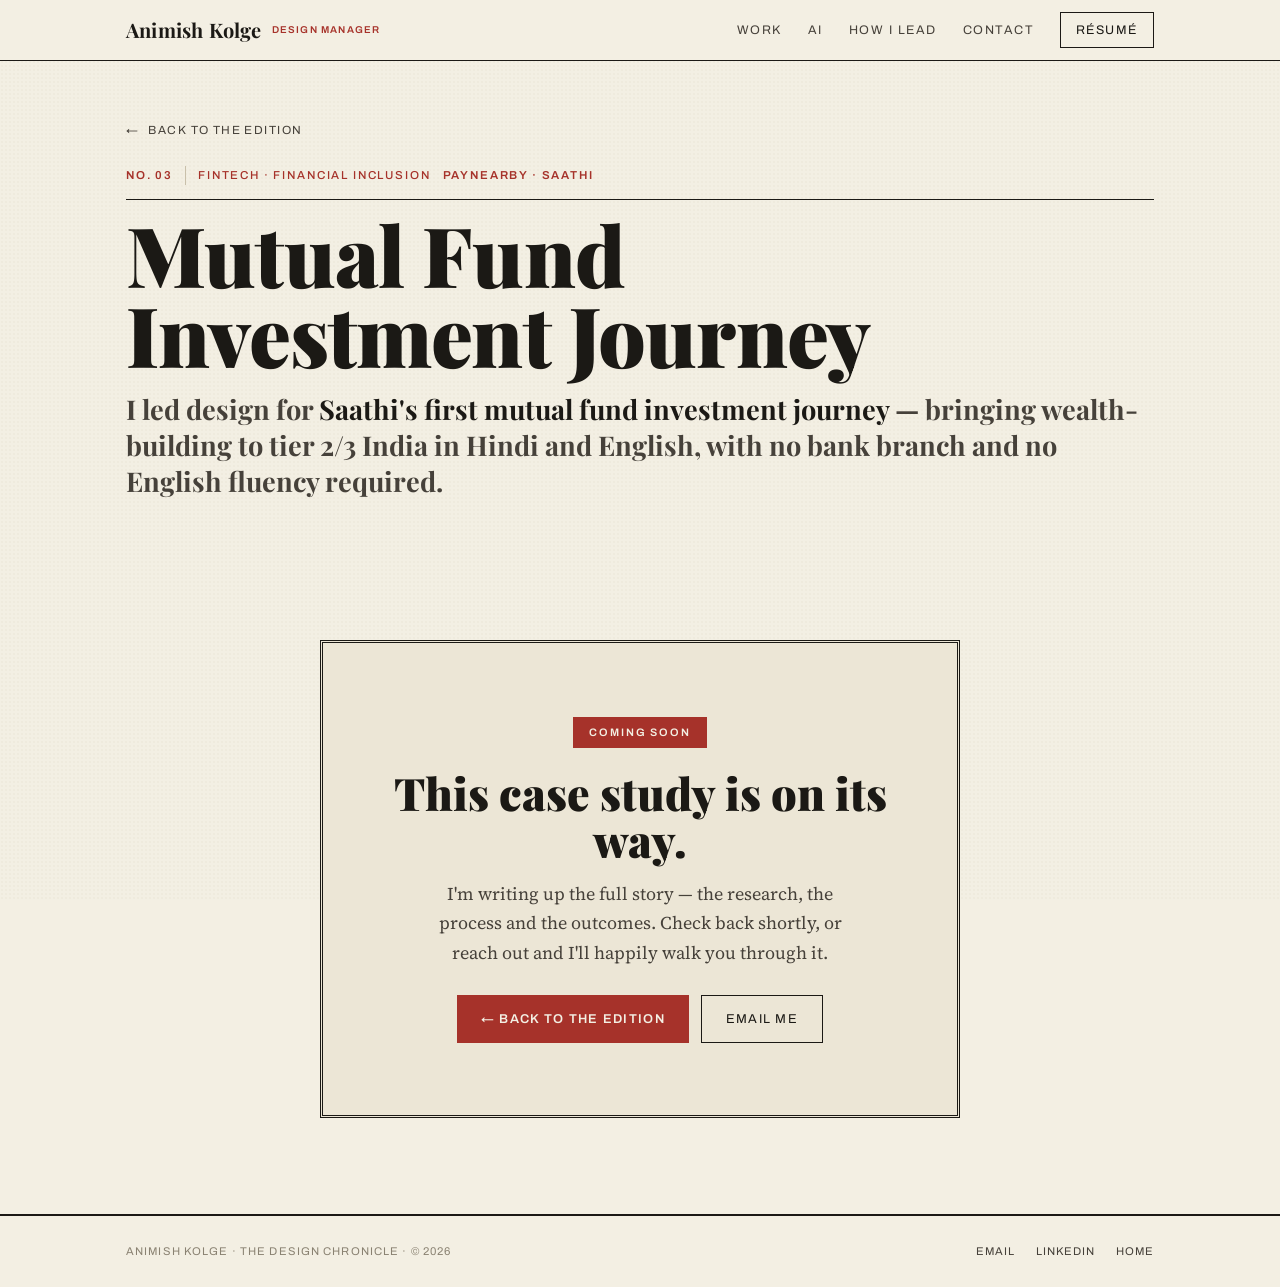
<file: projects/saathi-investment.html>
<!DOCTYPE html>
<html lang="en">
<head>
<meta charset="UTF-8">
<meta name="viewport" content="width=device-width, initial-scale=1">
<title>Mutual Fund Investment Journey · Animish Kolge</title>
<meta name="description" content="Designing Saathi's first mutual fund investment journey for tier 2/3 India — bilingual Hindi and English, self-serve and agent-assisted, built for first-time investors. PayNearby x Aditya Birla Mutual Fund.">
<meta property="og:type" content="article">
<meta property="og:site_name" content="Animish Kolge — Design Lead">
<meta property="og:title" content="Mutual Fund Investment Journey · Animish Kolge">
<meta property="og:description" content="Saathi's first mutual fund investment journey for tier 2/3 India — 75% closure rate, ₹1 Cr deployed.">
<link rel="preconnect" href="https://fonts.googleapis.com">
<link rel="preconnect" href="https://fonts.gstatic.com" crossorigin>
<link href="https://fonts.googleapis.com/css2?family=Playfair+Display:ital,wght@0,700;0,900;1,700;1,900&family=Source+Serif+4:ital,wght@0,400;0,600;1,400&family=Archivo:wght@500;600&family=Tiro+Devanagari+Hindi&display=swap" rel="stylesheet">
<link rel="stylesheet" href="../styles.css">
<link rel="stylesheet" href="../casestudy.css">
</head>
<body class="cs-clean">
<a class="skip" href="#csbody">Skip to content</a>

<nav class="nav">
  <div class="nav-inner">
    <a href="../index.html" class="brand">Animish&nbsp;Kolge <span class="num">Design Manager</span></a>
    <button class="nav-toggle" id="navToggle" aria-label="Menu" aria-expanded="false"><span></span></button>
    <div class="nav-links" id="navLinks">
      <a href="../index.html#edition">Work</a>
      <a href="../index.html#ai">AI</a>
      <a href="../index.html#leadership">How I lead</a>
      <a href="../index.html#desk">Contact</a>
      <a href="../assets/Animish_Kolge_Resume.pdf" target="_blank" rel="noopener" class="nav-cta">Résumé</a>
    </div>
  </div>
</nav>

<header class="cs-hero">
  <div class="wrap">
    <a href="../index.html#edition" class="cs-back"><span class="arr">←</span> Back to the edition</a>
    <div class="cs-round"><span>No. 03</span><span class="flag fast">Fintech · Financial Inclusion</span><span>PayNearby · Saathi</span></div>
    <h1 class="cs-title">Mutual Fund Investment Journey</h1>
    <p class="cs-lede">I led design for <b>Saathi's first mutual fund investment journey</b> — bringing wealth-building to tier 2/3 India in Hindi and English, with no bank branch and no English fluency required.</p>
    </div>
</header>

<main class="wrap">
  <div class="cs-soon">
    <span class="cs-soon-badge">Coming soon</span>
    <h2 class="cs-soon-title">This case study is on its way.</h2>
    <p class="cs-soon-text">I'm writing up the full story — the research, the process and the outcomes. Check back shortly, or reach out and I'll happily walk you through it.</p>
    <div class="cs-soon-actions">
      <a href="../index.html#edition" class="btn btn-primary">← Back to the edition</a>
      <a href="mailto:animish.kolge@gmail.com" class="btn btn-ghost">Email me</a>
    </div>
  </div>
</main>

<footer class="foot">
  <div class="wrap foot-inner">
    <span class="foot-meta">Animish Kolge · The Design Chronicle · © 2026</span>
    <div class="foot-links">
      <a href="mailto:animish.kolge@gmail.com">Email</a>
      <a href="https://www.linkedin.com/in/animish-kolge">LinkedIn</a>
      <a href="../index.html">Home</a>
    </div>
  </div>
</footer>

<script src="../script.js"></script>
<script src="../cs-enhance.js"></script>
</body>
</html>
</file>
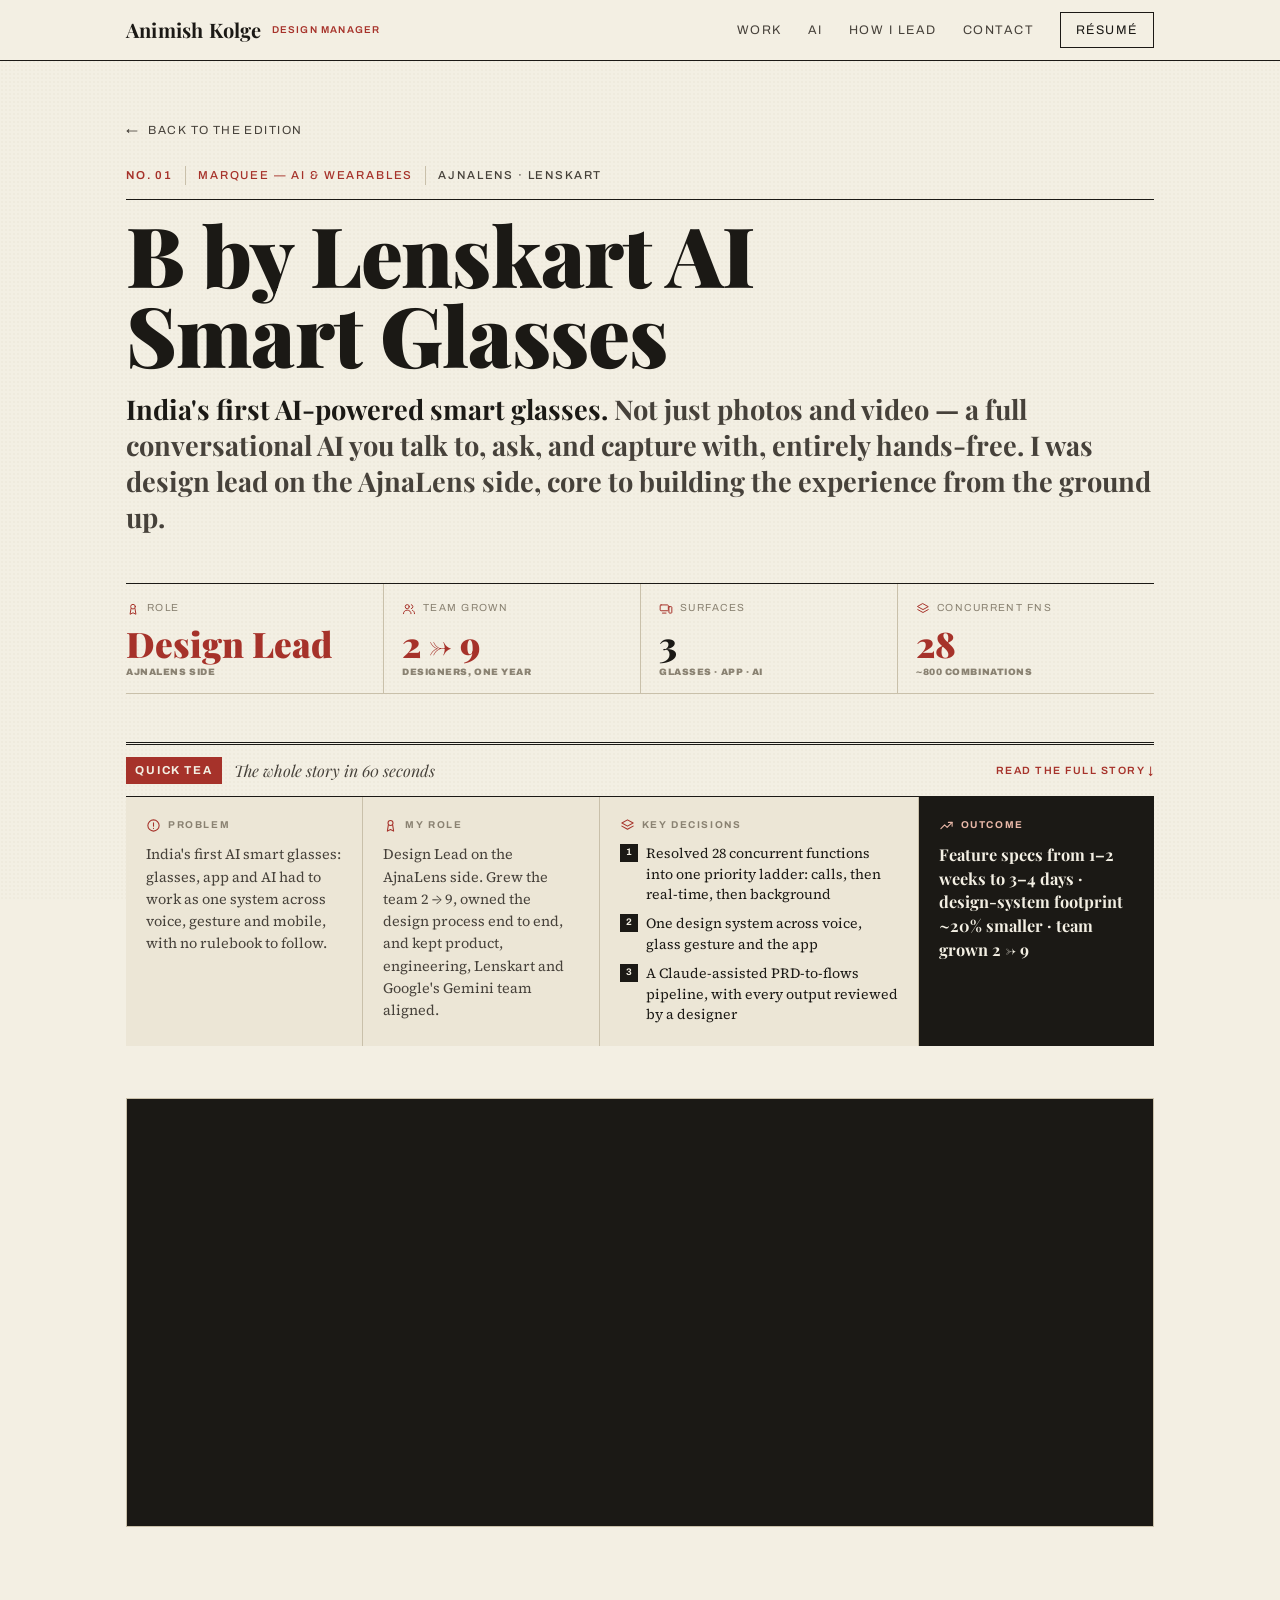
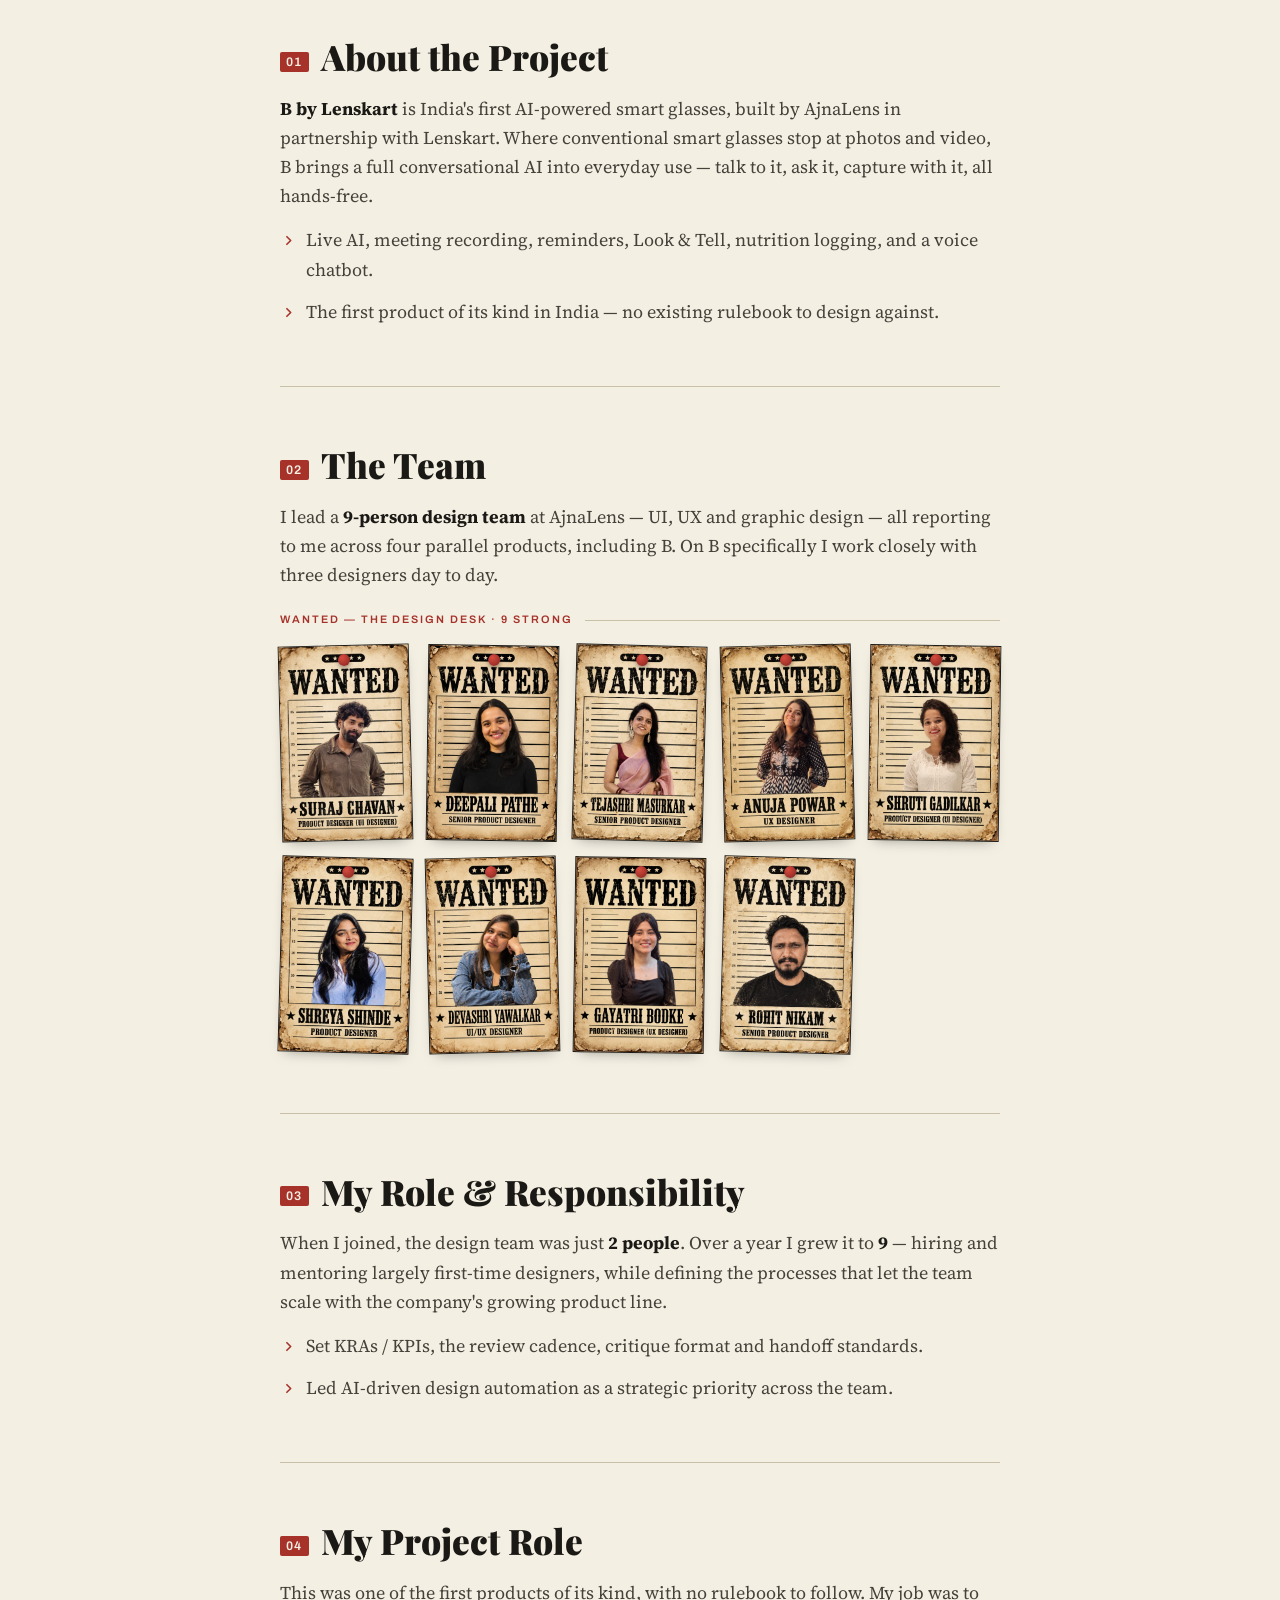
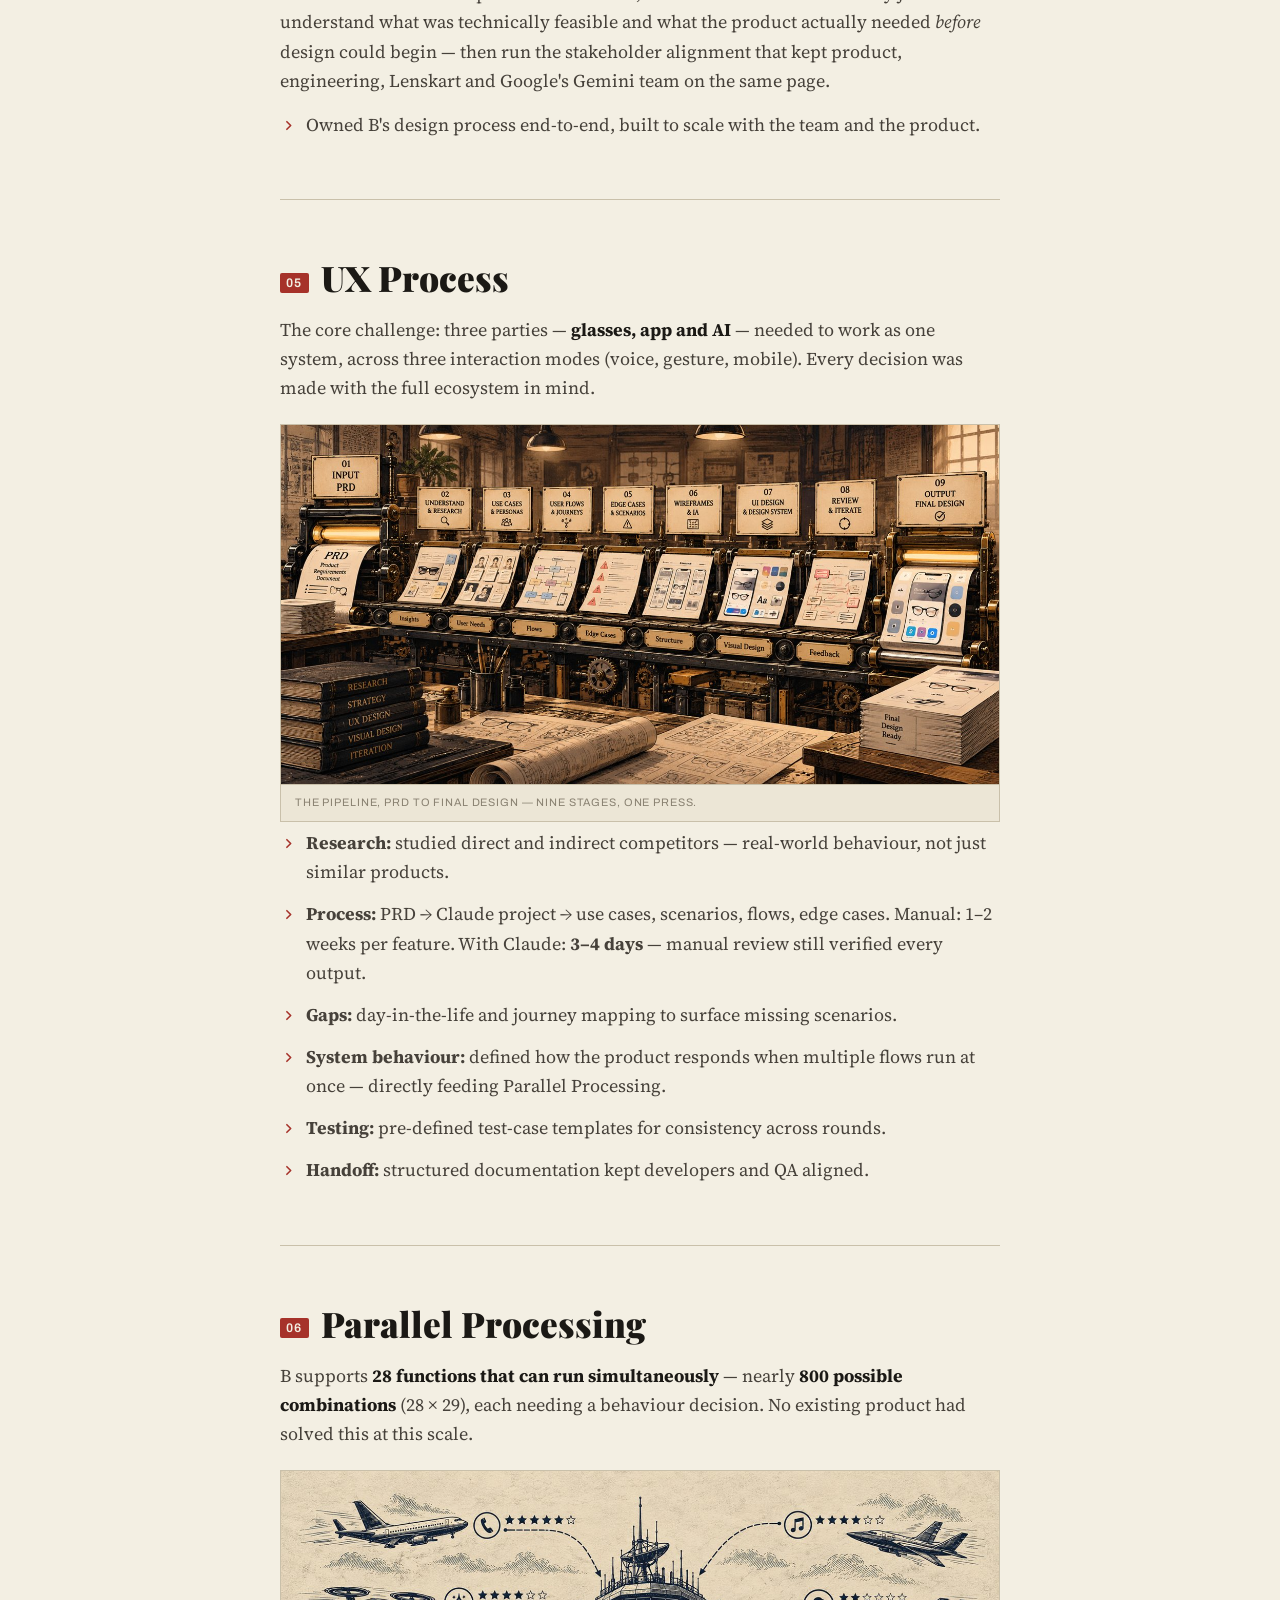
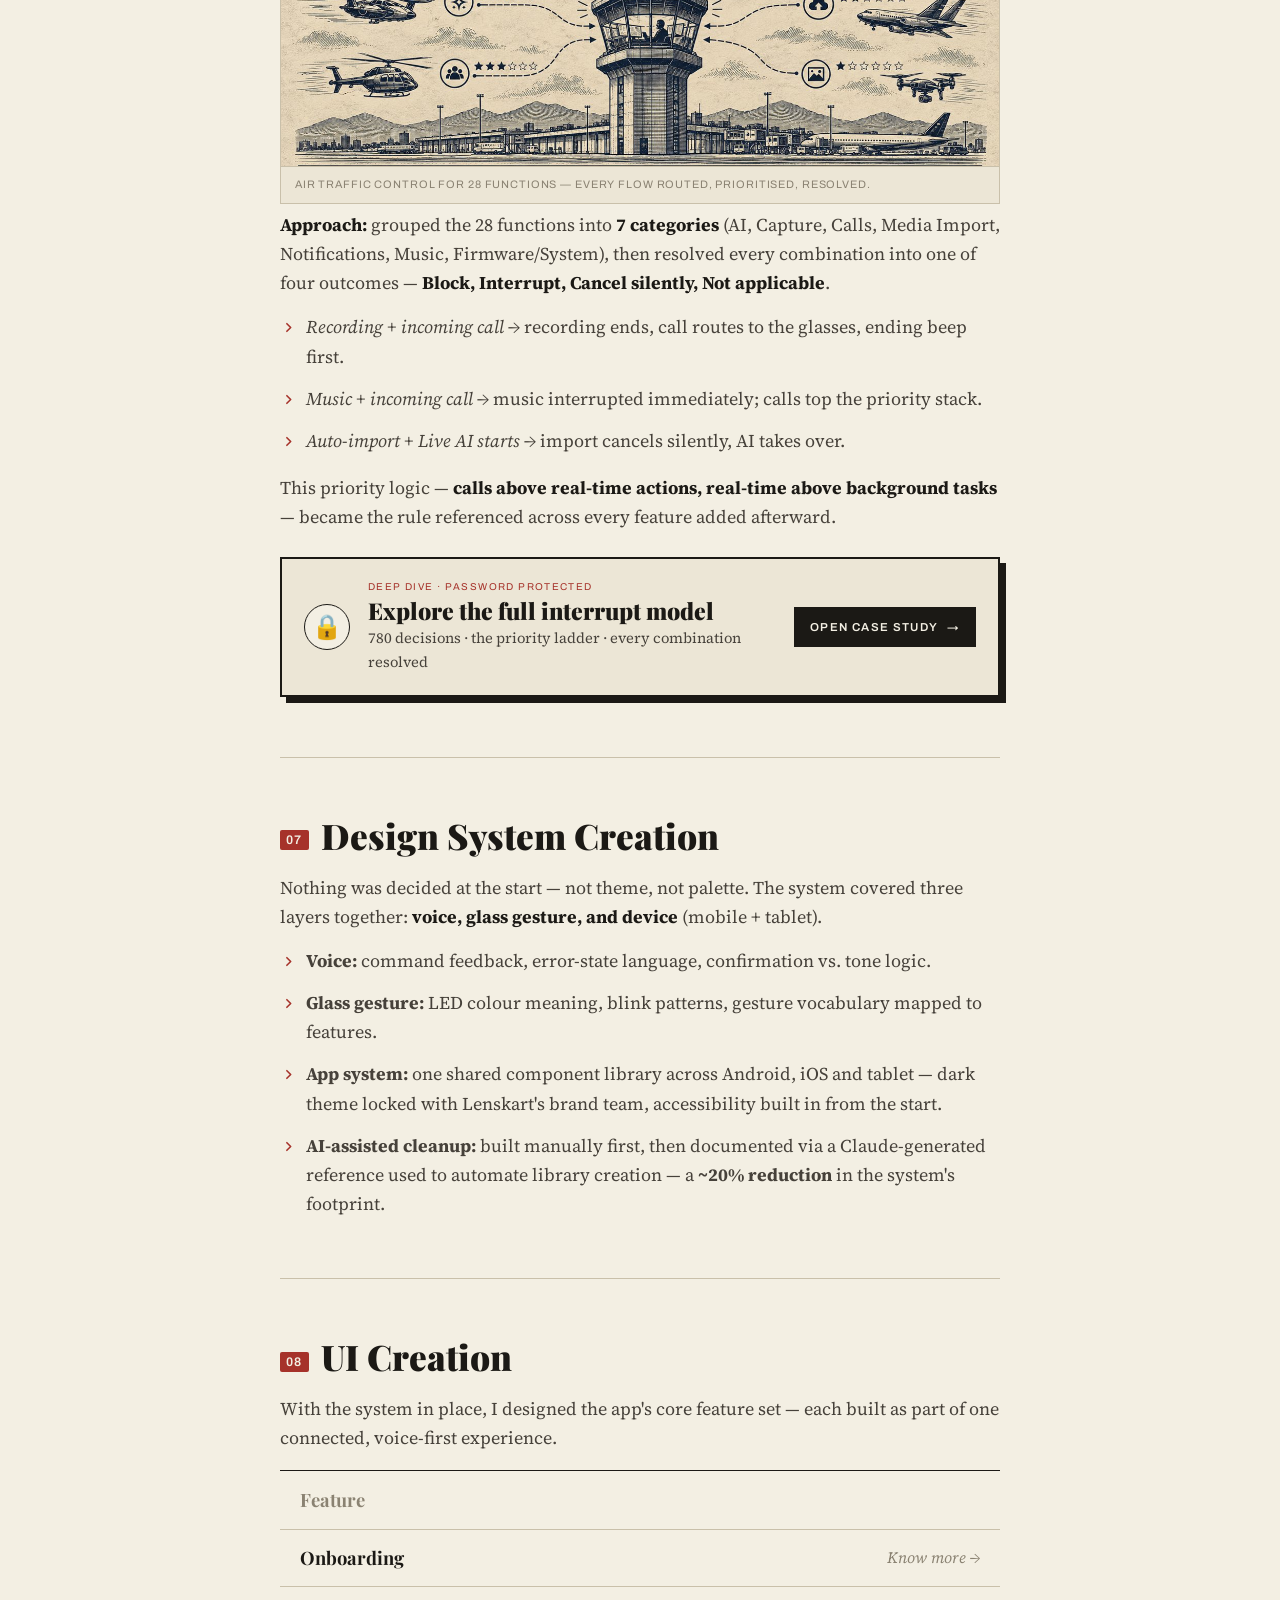
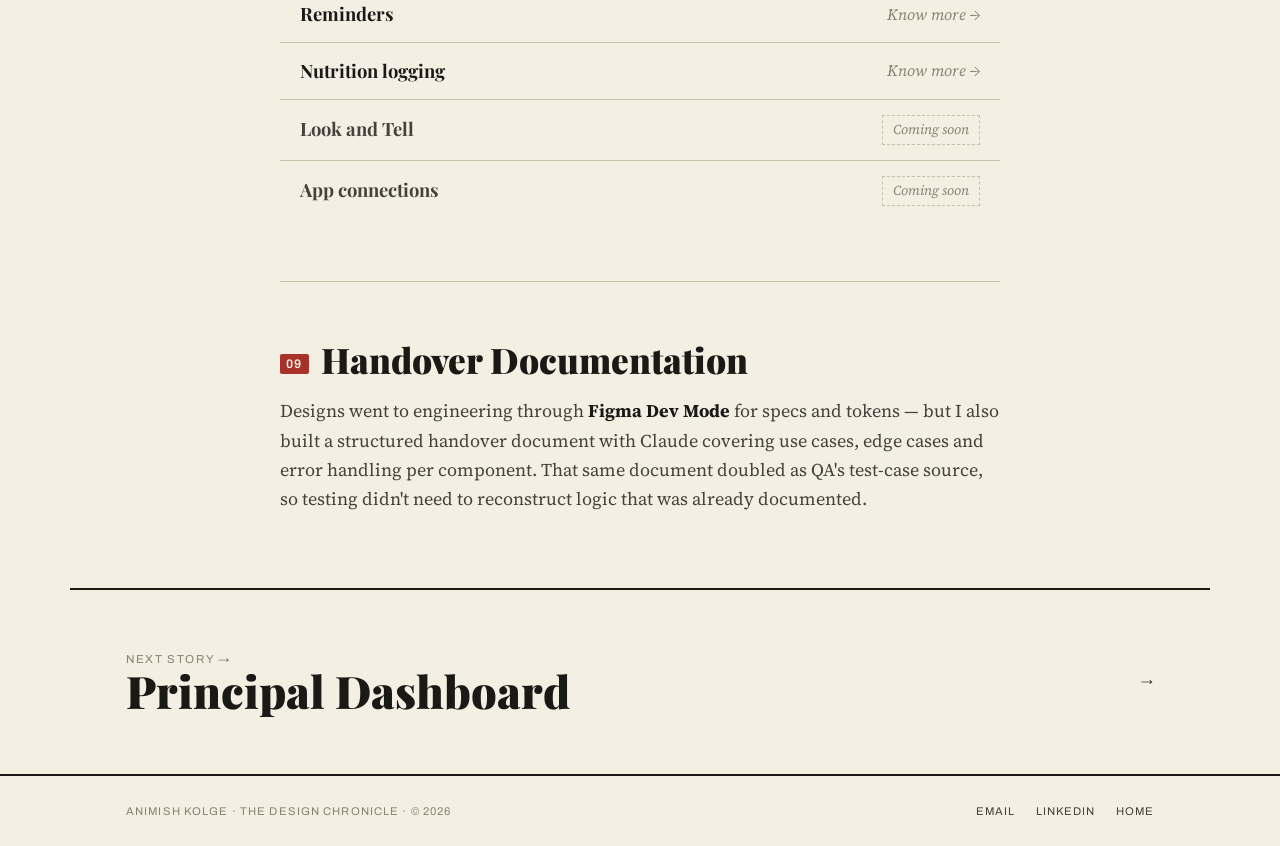
<file: projects/smart-glasses.html>
<!DOCTYPE html>
<html lang="en">
<head>
<meta charset="UTF-8">
<meta name="viewport" content="width=device-width, initial-scale=1">
<title>B by Lenskart — AI Smart Glasses · Animish Kolge</title>
<meta name="description" content="Design lead for B by Lenskart, India's first AI-powered smart glasses (AjnaLens × Lenskart). Built the experience across glasses, app and AI — including the parallel-processing rulebook for 28 concurrent functions.">
<meta property="og:type" content="article">
<meta property="og:site_name" content="The Design Chronicle — Animish Kolge">
<meta property="og:title" content="B by Lenskart — AI Smart Glasses · Animish Kolge">
<meta property="og:description" content="India's first AI-powered smart glasses — one experience across glasses, app and AI. Design lead, AjnaLens × Lenskart.">
<link rel="preconnect" href="https://fonts.googleapis.com">
<link rel="preconnect" href="https://fonts.gstatic.com" crossorigin>
<link href="https://fonts.googleapis.com/css2?family=Playfair+Display:ital,wght@0,700;0,900;1,700;1,900&family=Source+Serif+4:ital,wght@0,400;0,600;1,400&family=Archivo:wght@500;600&family=Tiro+Devanagari+Hindi&display=swap" rel="stylesheet">
<link rel="stylesheet" href="../styles.css">
<link rel="stylesheet" href="../casestudy.css">
</head>
<body class="cs-clean">
<a class="skip" href="#csbody">Skip to content</a>

<nav class="nav">
  <div class="nav-inner">
    <a href="../index.html" class="brand">Animish&nbsp;Kolge <span class="num">Design Manager</span></a>
    <button class="nav-toggle" id="navToggle" aria-label="Menu" aria-expanded="false"><span></span></button>
    <div class="nav-links" id="navLinks">
      <a href="../index.html#edition">Work</a>
      <a href="../index.html#ai">AI</a>
      <a href="../index.html#leadership">How I lead</a>
      <a href="../index.html#desk">Contact</a>
      <a href="../assets/Animish_Kolge_Resume.pdf" target="_blank" rel="noopener" class="nav-cta">Résumé</a>
    </div>
  </div>
</nav>

<header class="cs-hero">
  <div class="wrap">
    <a href="../index.html#edition" class="cs-back"><span class="arr">←</span> Back to the edition</a>
    <div class="cs-round"><span>No. 01</span><span class="flag fast">Marquee — AI &amp; Wearables</span><span class="flag">AjnaLens · Lenskart</span></div>
    <h1 class="cs-title">B by Lenskart AI Smart Glasses</h1>
    <p class="cs-lede"><b>India's first AI-powered smart glasses.</b> Not just photos and video — a full conversational AI you talk to, ask, and capture with, entirely hands-free. I was design lead on the AjnaLens side, core to building the experience from the ground up.</p>
    <div class="cs-board">
      <div class="cs-board-cell"><div class="k">Role</div><div class="v cyan">Design Lead<small>AjnaLens side</small></div></div>
      <div class="cs-board-cell"><div class="k">Team grown</div><div class="v fast">2 → 9<small>designers, one year</small></div></div>
      <div class="cs-board-cell"><div class="k">Surfaces</div><div class="v">3<small>glasses · app · AI</small></div></div>
      <div class="cs-board-cell"><div class="k">Concurrent fns</div><div class="v fast">28<small>~800 combinations</small></div></div>
    </div>
  </div>
</header>
 <aside class="tldr wrap" aria-label="Case study summary">
 <div class="tldr-top"><span class="tldr-tag">Quick tea</span><span class="tldr-sub">The whole story in 60 seconds</span><a class="tldr-more" href="#csbody">Read the full story ↓</a></div>
 <div class="tldr-grid">
 <div class="tldr-cell"><span class="tldr-k"><svg viewBox="0 0 24 24" width="15" height="15" fill="none" stroke="currentColor" stroke-width="1.7" stroke-linecap="round" stroke-linejoin="round" aria-hidden="true"><circle cx="12" cy="12" r="9"/><path d="M12 7.5v5.5"/><path d="M12 16.5v.2"/></svg>Problem</span><p>India's first AI smart glasses: glasses, app and AI had to work as one system across voice, gesture and mobile, with no rulebook to follow.</p></div>
 <div class="tldr-cell"><span class="tldr-k"><svg viewBox="0 0 24 24" width="15" height="15" fill="none" stroke="currentColor" stroke-width="1.7" stroke-linecap="round" stroke-linejoin="round" aria-hidden="true"><circle cx="12" cy="8" r="4"/><path d="M8.5 11.5L7 21l5-2.5 5 2.5-1.5-9.5"/></svg>My role</span><p>Design Lead on the AjnaLens side. Grew the team 2 → 9, owned the design process end to end, and kept product, engineering, Lenskart and Google's Gemini team aligned.</p></div>
 <div class="tldr-cell"><span class="tldr-k"><svg viewBox="0 0 24 24" width="15" height="15" fill="none" stroke="currentColor" stroke-width="1.7" stroke-linecap="round" stroke-linejoin="round" aria-hidden="true"><path d="M12 3l9 5-9 5-9-5z"/><path d="M3 13l9 5 9-5"/></svg>Key decisions</span><ol><li>Resolved 28 concurrent functions into one priority ladder: calls, then real-time, then background</li><li>One design system across voice, glass gesture and the app</li><li>A Claude-assisted PRD-to-flows pipeline, with every output reviewed by a designer</li></ol></div>
 <div class="tldr-cell out"><span class="tldr-k"><svg viewBox="0 0 24 24" width="15" height="15" fill="none" stroke="currentColor" stroke-width="1.7" stroke-linecap="round" stroke-linejoin="round" aria-hidden="true"><path d="M3 17l6-6 4 4 8-8"/><path d="M15 7h6v6"/></svg>Outcome</span><p>Feature specs from 1–2 weeks to 3–4 days · design-system footprint ~20% smaller · team grown 2 → 9</p></div>
 </div>
 </aside>

<main class="wrap">
  <div class="cs-plate cs-plate-video">
    <video src="../assets/intro.mp4" autoplay muted loop playsinline preload="metadata" poster=""></video>
  </div>

  <div class="cs-body" id="csbody">

    <section class="cs-block">
      <h2><span class="n">01</span>About the Project</h2>
      <p><strong>B by Lenskart</strong> is India's first AI-powered smart glasses, built by AjnaLens in partnership with Lenskart. Where conventional smart glasses stop at photos and video, B brings a full conversational AI into everyday use — talk to it, ask it, capture with it, all hands-free.</p>
      <ul class="cs-list">
        <li>Live AI, meeting recording, reminders, Look &amp; Tell, nutrition logging, and a voice chatbot.</li>
        <li>The first product of its kind in India — no existing rulebook to design against.</li>
      </ul>
    </section>

    <section class="cs-block">
      <h2><span class="n">02</span>The Team</h2>
      <p>I lead a <strong>9-person design team</strong> at AjnaLens — UI, UX and graphic design — all reporting to me across four parallel products, including B. On B specifically I work closely with three designers day to day.</p>

      <div class="staff">
        <div class="wanted-cap">Wanted — The Design Desk · 9 strong</div>
        <div class="poster-wall">
          <figure class="poster"><img src="../assets/team/suraj-chavan.jpg" alt="Suraj Chavan — Product Designer (UI Designer)" loading="lazy"></figure>
          <figure class="poster"><img src="../assets/team/deepali-pathe.jpg" alt="Deepali Pathe — Senior Product Designer" loading="lazy"></figure>
          <figure class="poster"><img src="../assets/team/tejashri-masurkar.jpg" alt="Tejashri Masurkar — Senior Product Designer" loading="lazy"></figure>
          <figure class="poster"><img src="../assets/team/anuja-powar.jpg" alt="Anuja Powar — UX Designer" loading="lazy"></figure>
          <figure class="poster"><img src="../assets/team/shruti-gadilkar.jpg" alt="Shruti Gadilkar — Product Designer (UI Designer)" loading="lazy"></figure>
          <figure class="poster"><img src="../assets/team/shreya-shinde.jpg" alt="Shreya Shinde — Product Designer" loading="lazy"></figure>
          <figure class="poster"><img src="../assets/team/devashri-yawalkar.jpg" alt="Devashri Yawalkar — UI/UX Designer" loading="lazy"></figure>
          <figure class="poster"><img src="../assets/team/gayatri-bodke.jpg" alt="Gayatri Bodke — Product Designer (UX Designer)" loading="lazy"></figure>
          <figure class="poster"><img src="../assets/team/rohit-nikam.jpg" alt="Rohit Nikam — Senior Product Designer" loading="lazy"></figure>
        </div>
      </div>
    </section>

    <section class="cs-block">
      <h2><span class="n">03</span>My Role &amp; Responsibility</h2>
      <p>When I joined, the design team was just <strong>2 people</strong>. Over a year I grew it to <strong>9</strong> — hiring and mentoring largely first-time designers, while defining the processes that let the team scale with the company's growing product line.</p>
      <ul class="cs-list">
        <li>Set KRAs / KPIs, the review cadence, critique format and handoff standards.</li>
        <li>Led AI-driven design automation as a strategic priority across the team.</li>
      </ul>
    </section>

    <section class="cs-block">
      <h2><span class="n">04</span>My Project Role</h2>
      <p>This was one of the first products of its kind, with no rulebook to follow. My job was to understand what was technically feasible and what the product actually needed <em>before</em> design could begin — then run the stakeholder alignment that kept product, engineering, Lenskart and Google's Gemini team on the same page.</p>
      <ul class="cs-list">
        <li>Owned B's design process end-to-end, built to scale with the team and the product.</li>
      </ul>
    </section>

    <section class="cs-block">
      <h2><span class="n">05</span>UX Process</h2>
      <p>The core challenge: three parties — <strong>glasses, app and AI</strong> — needed to work as one system, across three interaction modes (voice, gesture, mobile). Every decision was made with the full ecosystem in mind.</p>
      <figure class="cs-figure">
        <img src="../assets/ux-process.jpg" alt="The B by Lenskart design pipeline as a printing press — PRD in, nine stages from research to final design out." loading="lazy">
        <figcaption>The pipeline, PRD to final design — nine stages, one press.</figcaption>
      </figure>
      <ul class="cs-list">
        <li><strong>Research:</strong> studied direct and indirect competitors — real-world behaviour, not just similar products.</li>
        <li><strong>Process:</strong> PRD → Claude project → use cases, scenarios, flows, edge cases. Manual: 1–2 weeks per feature. With Claude: <strong>3–4 days</strong> — manual review still verified every output.</li>
        <li><strong>Gaps:</strong> day-in-the-life and journey mapping to surface missing scenarios.</li>
        <li><strong>System behaviour:</strong> defined how the product responds when multiple flows run at once — directly feeding Parallel Processing.</li>
        <li><strong>Testing:</strong> pre-defined test-case templates for consistency across rounds.</li>
        <li><strong>Handoff:</strong> structured documentation kept developers and QA aligned.</li>
      </ul>
    </section>

    <section class="cs-block">
      <h2><span class="n">06</span>Parallel Processing</h2>
      <p>B supports <strong>28 functions that can run simultaneously</strong> — nearly <strong>800 possible combinations</strong> (28 × 29), each needing a behaviour decision. No existing product had solved this at this scale.</p>
      <figure class="cs-figure">
        <img src="../assets/parallel-processing.jpg" alt="Air-traffic-control metaphor — many flows (calls, capture, media, AI) routed and prioritised through one control tower." loading="lazy">
        <figcaption>Air traffic control for 28 functions — every flow routed, prioritised, resolved.</figcaption>
      </figure>
      <p><strong>Approach:</strong> grouped the 28 functions into <strong>7 categories</strong> (AI, Capture, Calls, Media Import, Notifications, Music, Firmware/System), then resolved every combination into one of four outcomes — <strong>Block, Interrupt, Cancel silently, Not applicable</strong>.</p>
      <ul class="cs-list">
        <li><em>Recording + incoming call</em> → recording ends, call routes to the glasses, ending beep first.</li>
        <li><em>Music + incoming call</em> → music interrupted immediately; calls top the priority stack.</li>
        <li><em>Auto-import + Live AI starts</em> → import cancels silently, AI takes over.</li>
      </ul>
      <p>This priority logic — <strong>calls above real-time actions, real-time above background tasks</strong> — became the rule referenced across every feature added afterward.</p>
      <a class="cs-morelink" href="parallel-processing.html">
        <span class="cs-morelink-lock" aria-hidden="true">🔒</span>
        <span class="cs-morelink-txt"><span class="cs-morelink-eyebrow">Deep dive · password protected</span><strong>Explore the full interrupt model</strong><span class="cs-morelink-sub">780 decisions · the priority ladder · every combination resolved</span></span>
        <span class="cs-morelink-go">Open case study <span class="arr">→</span></span>
      </a>
    </section>

    <section class="cs-block">
      <h2><span class="n">07</span>Design System Creation</h2>
      <p>Nothing was decided at the start — not theme, not palette. The system covered three layers together: <strong>voice, glass gesture, and device</strong> (mobile + tablet).</p>
      <ul class="cs-list">
        <li><strong>Voice:</strong> command feedback, error-state language, confirmation vs. tone logic.</li>
        <li><strong>Glass gesture:</strong> LED colour meaning, blink patterns, gesture vocabulary mapped to features.</li>
        <li><strong>App system:</strong> one shared component library across Android, iOS and tablet — dark theme locked with Lenskart's brand team, accessibility built in from the start.</li>
        <li><strong>AI-assisted cleanup:</strong> built manually first, then documented via a Claude-generated reference used to automate library creation — a <strong>~20% reduction</strong> in the system's footprint.</li>
      </ul>
    </section>

    <section class="cs-block">
      <h2><span class="n">08</span>UI Creation</h2>
      <p>With the system in place, I designed the app's core feature set — each built as part of one connected, voice-first experience.</p>
      <div class="feature-table">
        <div class="ft-head">Feature</div>
        <a class="ft-row" href="onboarding.html"><span class="ft-name">Onboarding</span><span class="ft-more">Know more →</span></a>
        <a class="ft-row" href="reminders.html"><span class="ft-name">Reminders</span><span class="ft-more">Know more →</span></a>
        <a class="ft-row" href="nutrition.html"><span class="ft-name">Nutrition logging</span><span class="ft-more">Know more →</span></a>
        <div class="ft-row ft-soon"><span class="ft-name">Look and Tell</span><span class="ft-more">Coming soon</span></div>
        <div class="ft-row ft-soon"><span class="ft-name">App connections</span><span class="ft-more">Coming soon</span></div>
      </div>
    </section>

    <section class="cs-block">
      <h2><span class="n">09</span>Handover Documentation</h2>
      <p>Designs went to engineering through <strong>Figma Dev Mode</strong> for specs and tokens — but I also built a structured handover document with Claude covering use cases, edge cases and error handling per component. That same document doubled as QA's test-case source, so testing didn't need to reconstruct logic that was already documented.</p>
    </section>

  </div>
</main>

<div class="wrap cs-next">
  <a href="teno-principal.html">
    <div><div class="lab">Next story →</div><div class="nm">Principal Dashboard</div></div>
    <span class="cs-back" style="margin:0"><span class="arr" style="transform:none">→</span></span>
  </a>
</div>

<footer class="foot">
  <div class="wrap foot-inner">
    <span class="foot-meta">Animish Kolge · The Design Chronicle · © 2026</span>
    <div class="foot-links">
      <a href="mailto:animish.kolge@gmail.com">Email</a>
      <a href="https://www.linkedin.com/in/animish-kolge">LinkedIn</a>
      <a href="../index.html">Home</a>
    </div>
  </div>
</footer>

<script src="../script.js"></script>
<script src="../cs-enhance.js"></script>
</body>
</html>
</file>
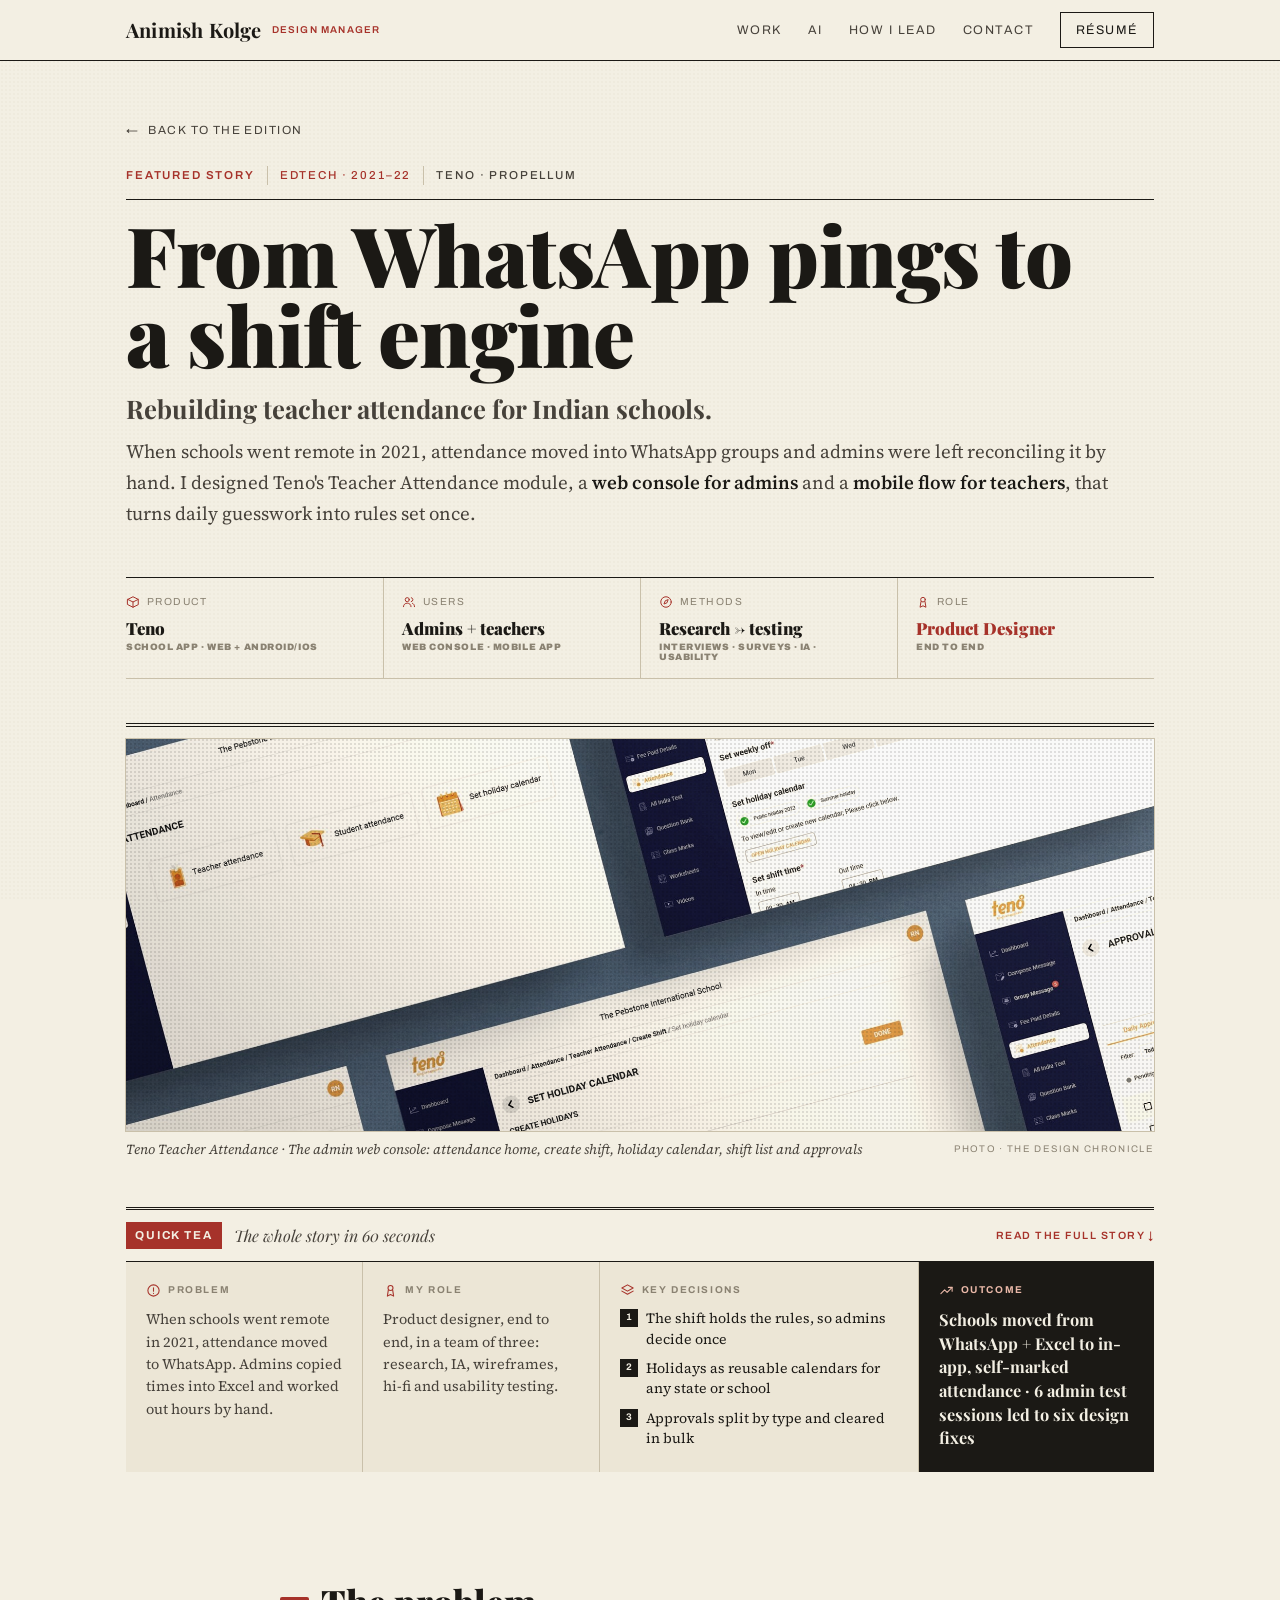
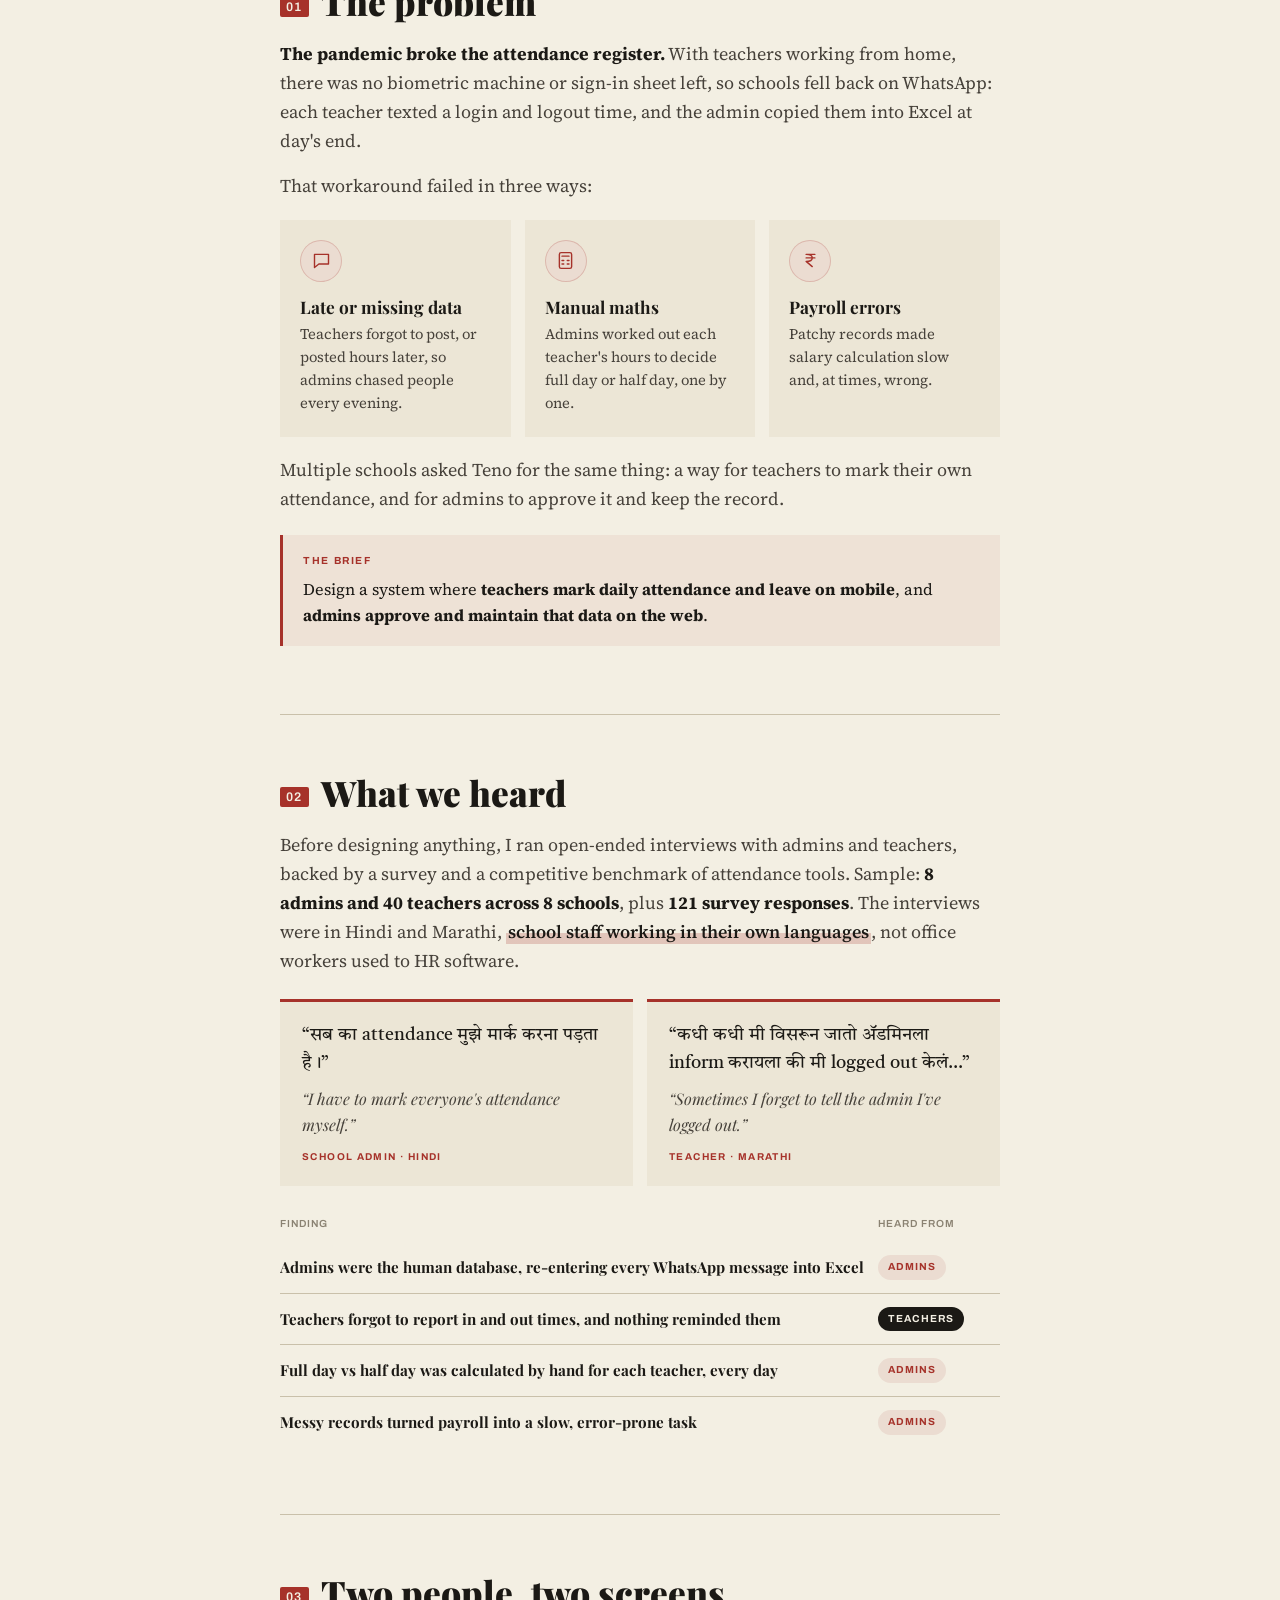
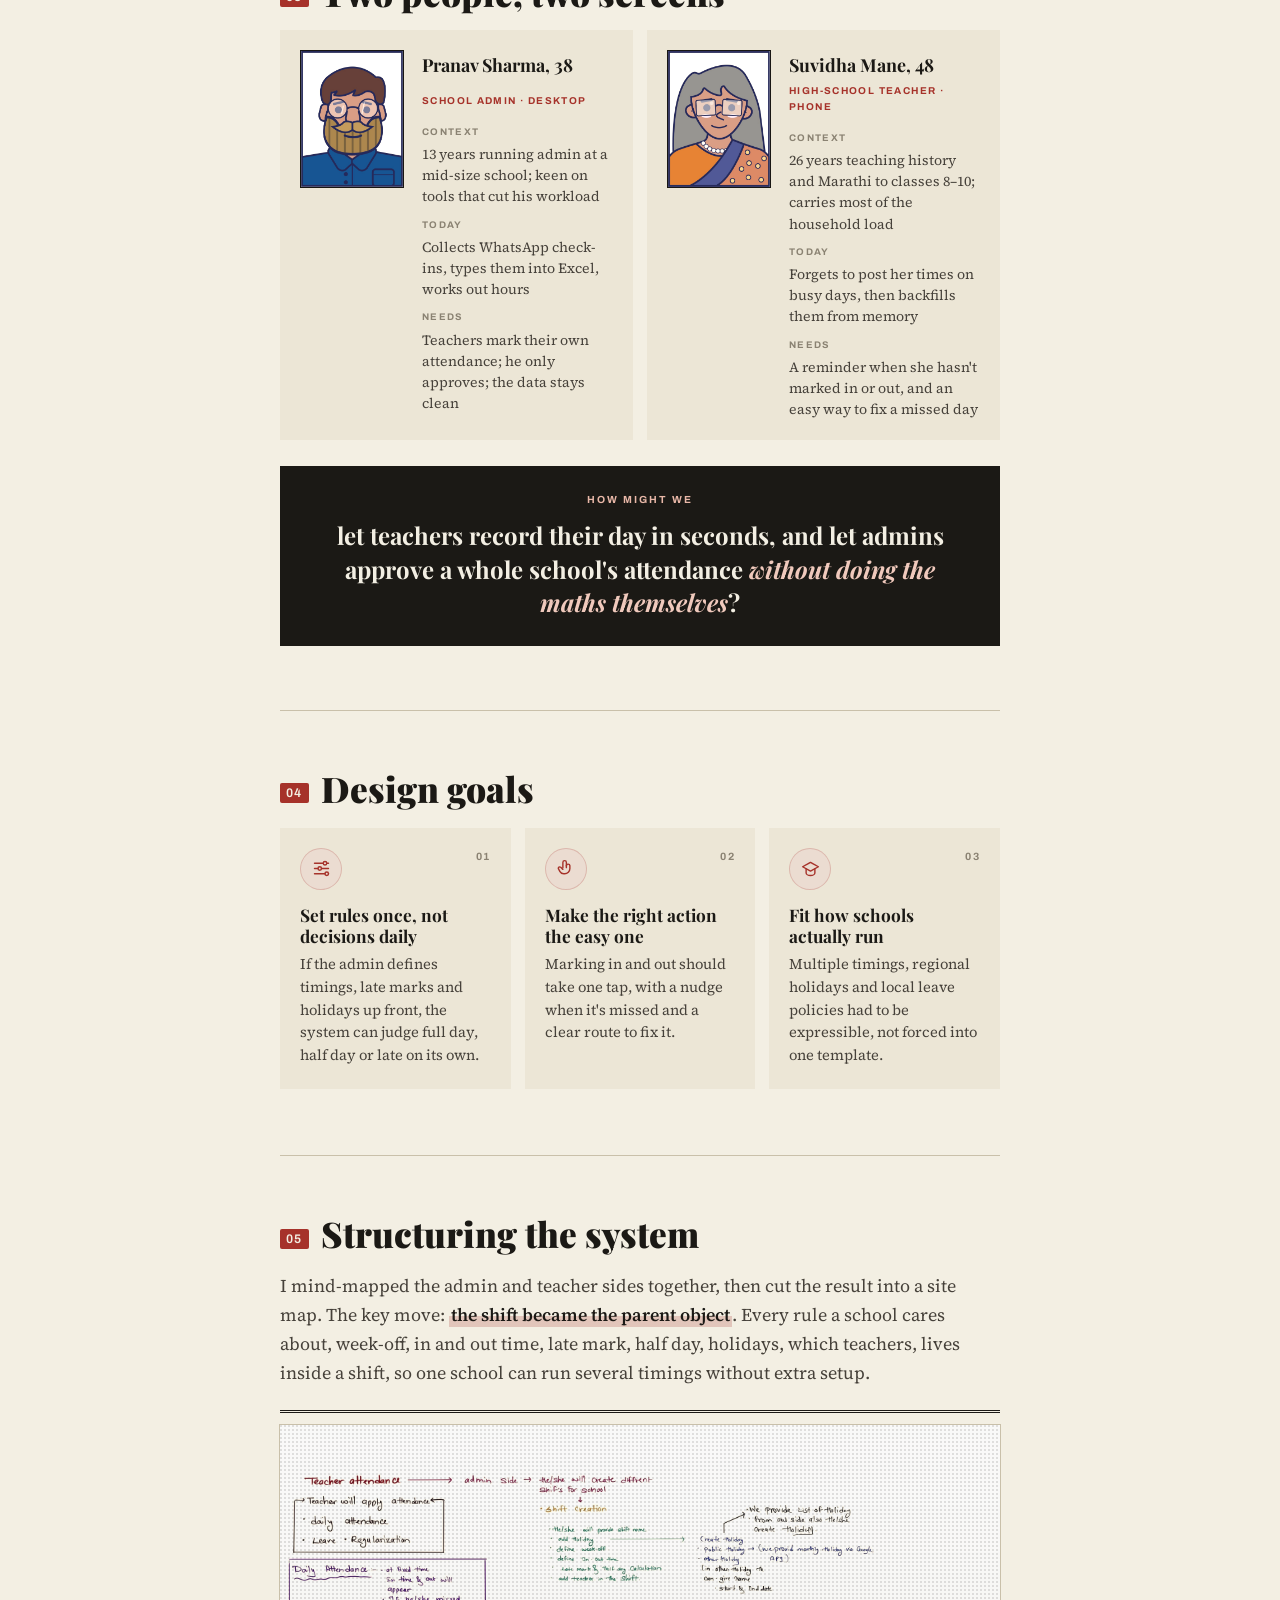
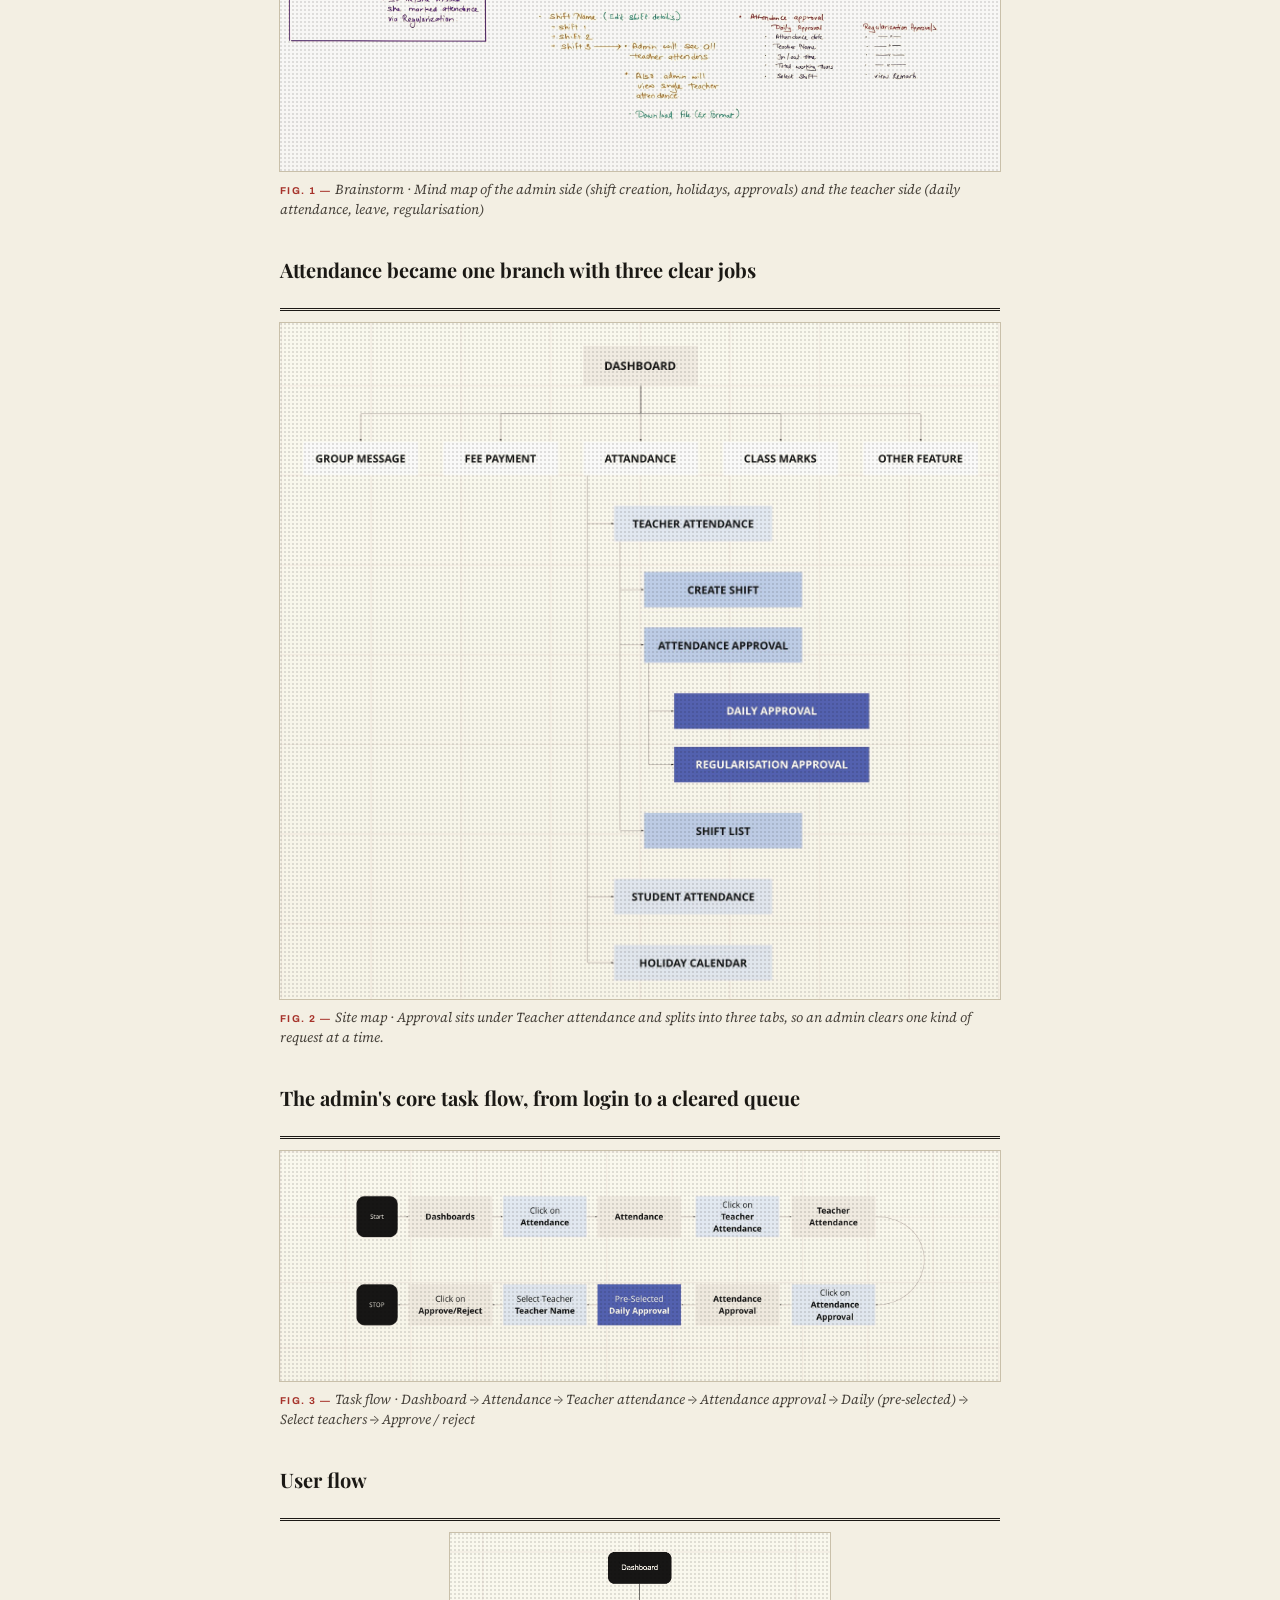
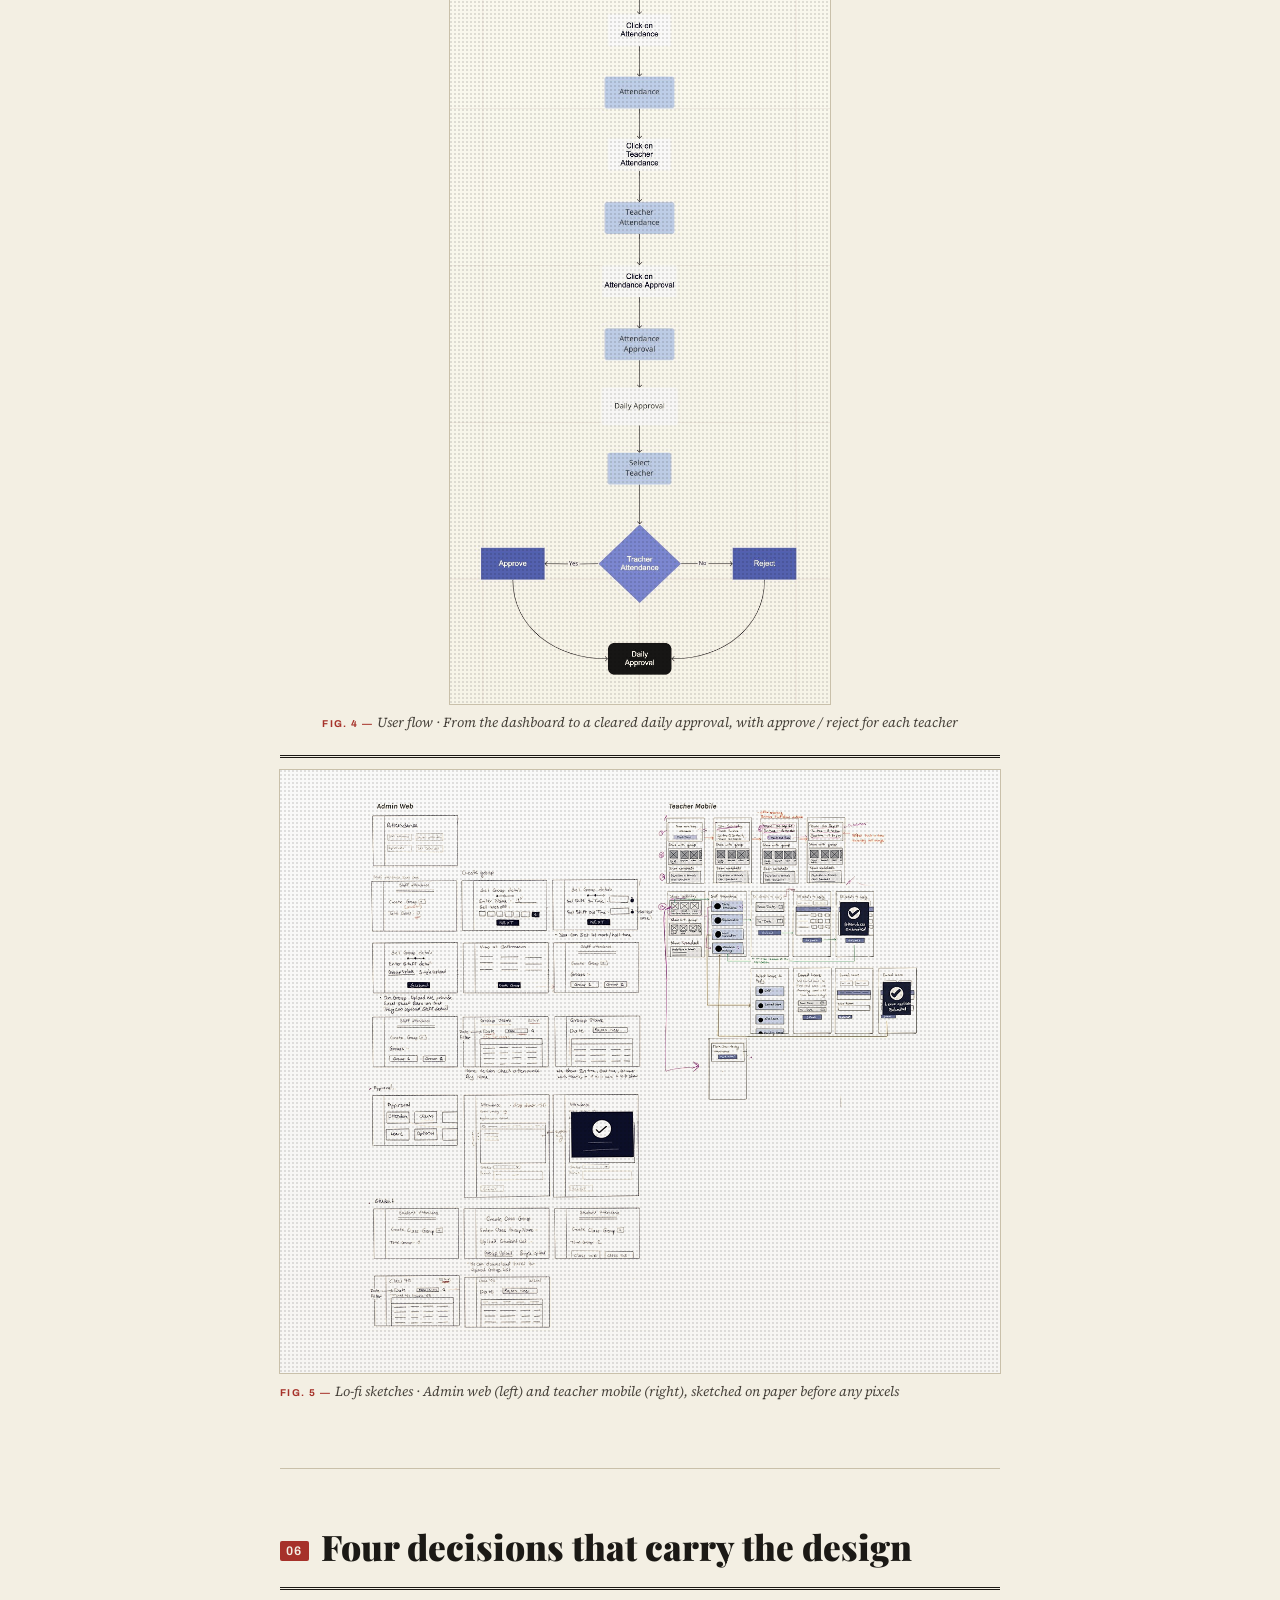
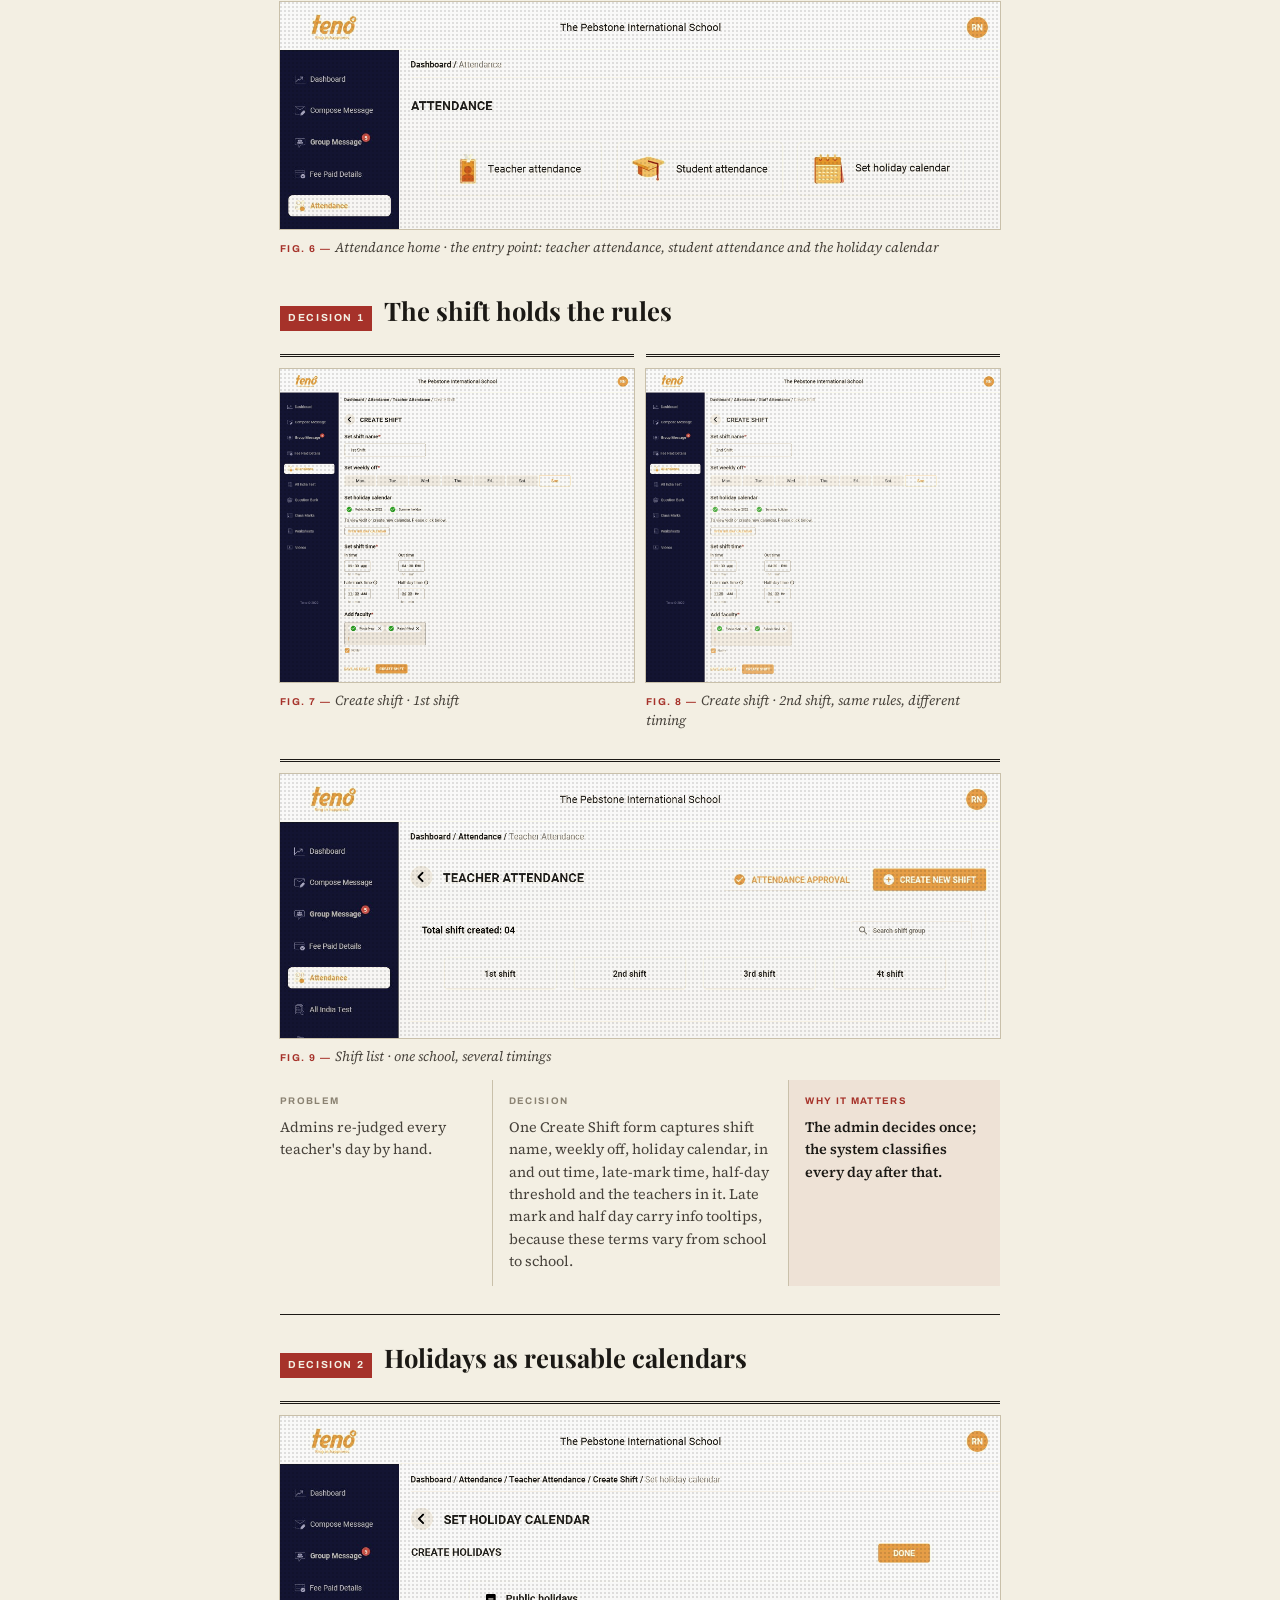
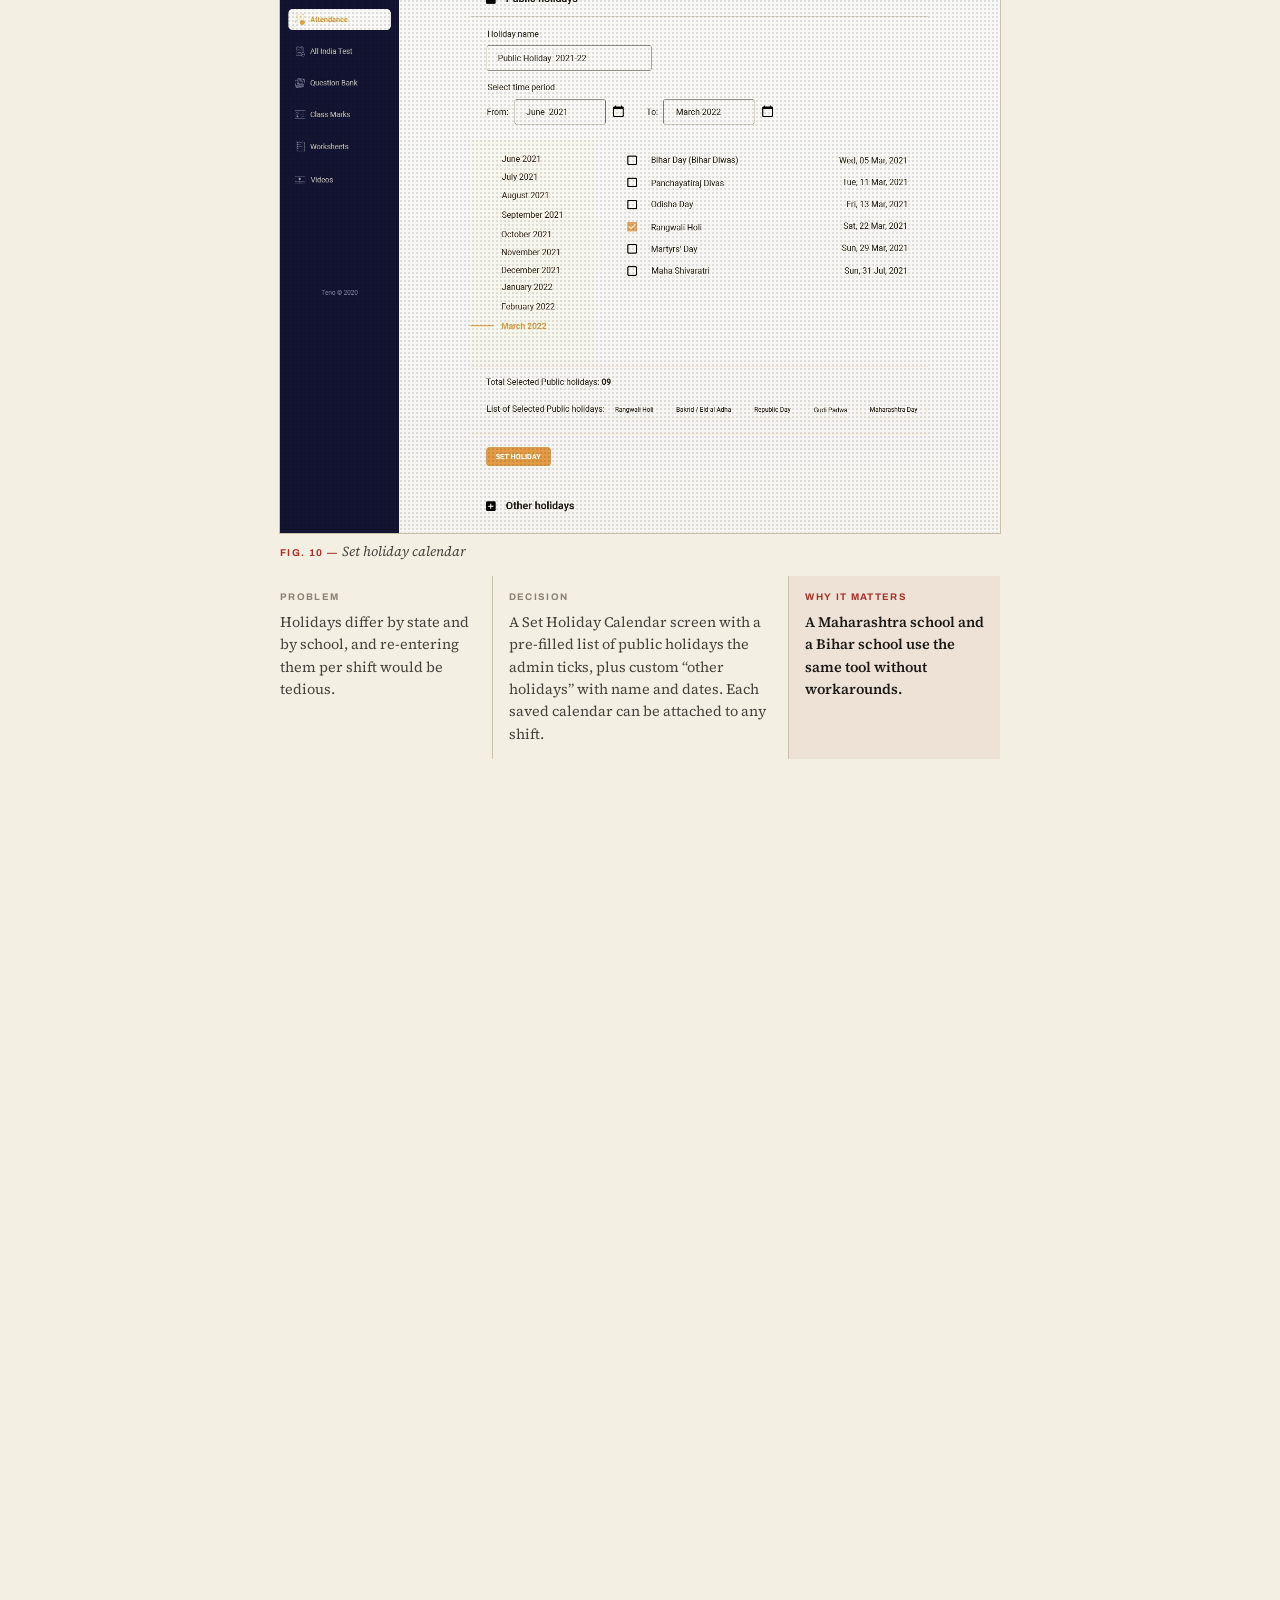
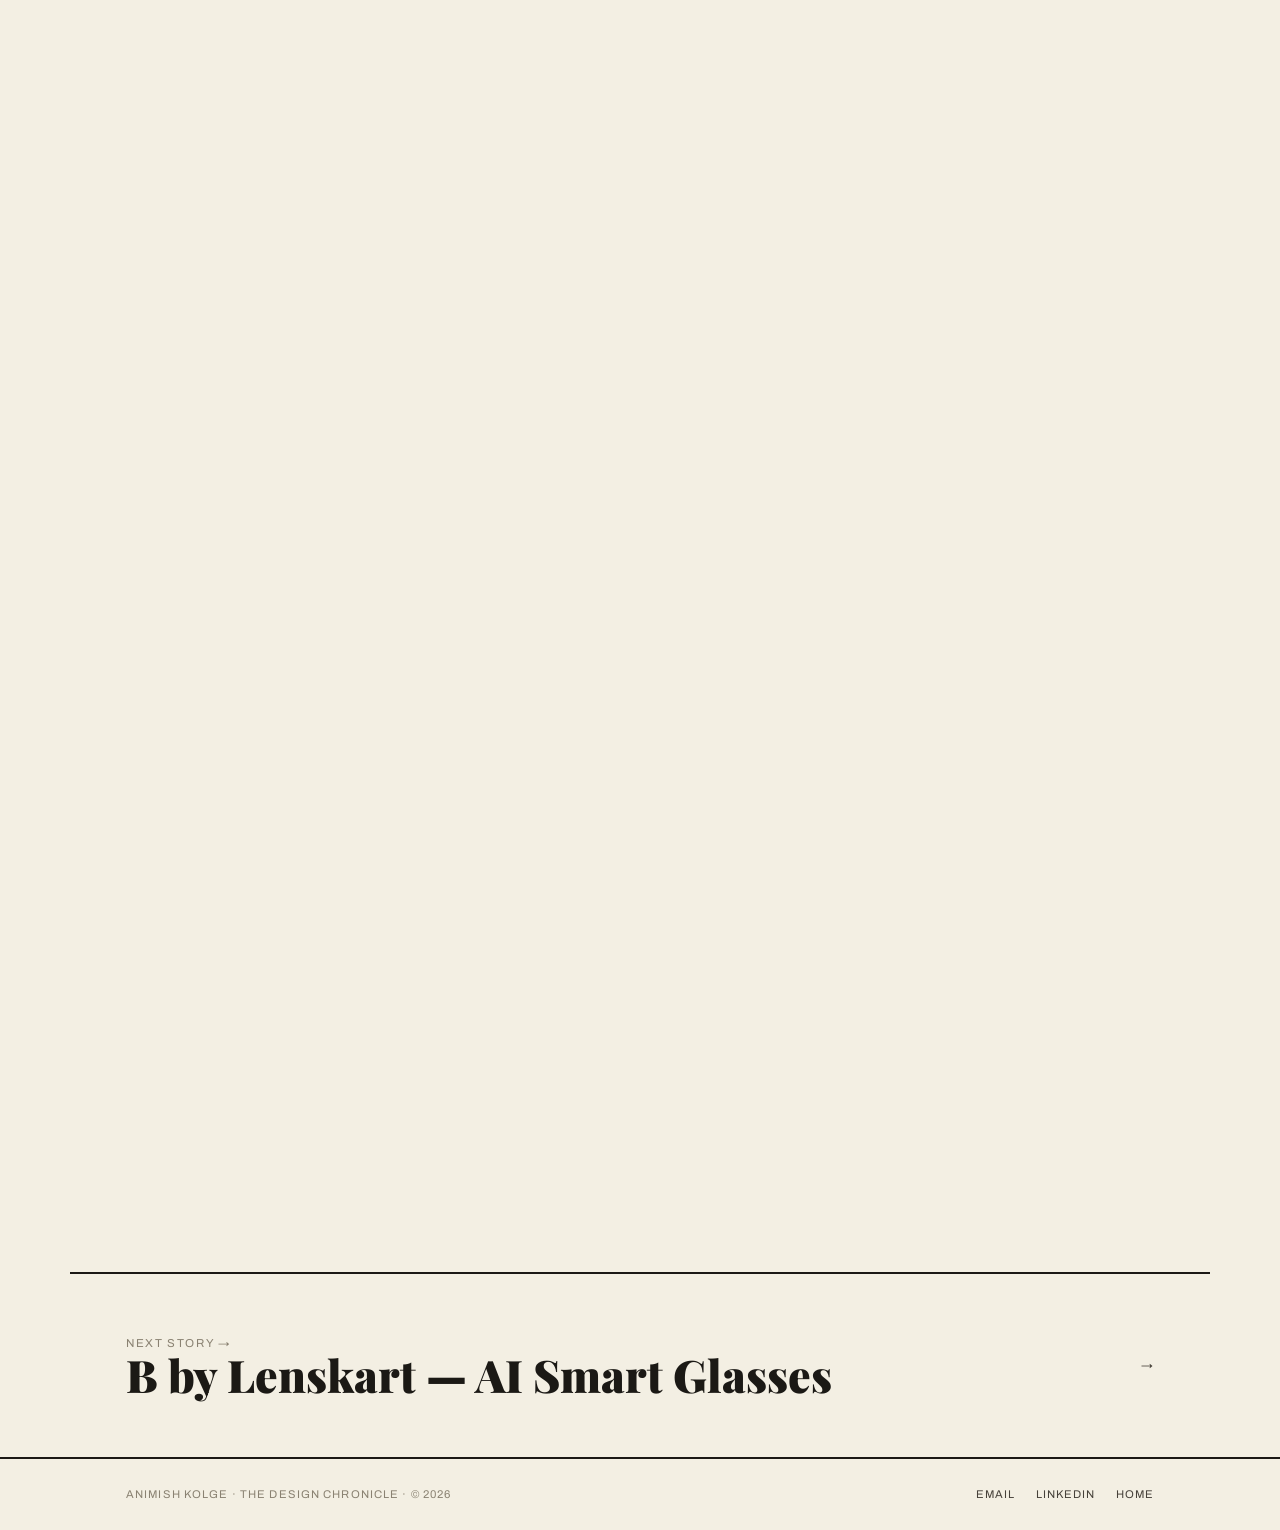
<file: projects/teno-attendance.html>
<!DOCTYPE html>
<html lang="en">
<head>
<meta charset="UTF-8">
<meta name="viewport" content="width=device-width, initial-scale=1">
<title>Teno Teacher Attendance, From WhatsApp Pings to a Shift Engine · Animish Kolge</title>
<meta name="description" content="Rebuilding teacher attendance for Indian schools: a web console for admins and a mobile flow for teachers that turns daily guesswork into rules set once.">
<meta property="og:type" content="article">
<meta property="og:site_name" content="The Design Chronicle, Animish Kolge">
<meta property="og:title" content="Teno Teacher Attendance · Animish Kolge">
<meta property="og:description" content="Rebuilding teacher attendance for Indian schools: a web console for admins and a mobile flow for teachers that turns daily guesswork into rules set once.">
<link rel="preconnect" href="https://fonts.googleapis.com">
<link rel="preconnect" href="https://fonts.gstatic.com" crossorigin>
<link href="https://fonts.googleapis.com/css2?family=Playfair+Display:ital,wght@0,700;0,900;1,700;1,900&family=Source+Serif+4:ital,wght@0,400;0,600;1,400&family=Archivo:wght@500;600&family=Tiro+Devanagari+Hindi&display=swap" rel="stylesheet">
<link rel="stylesheet" href="../styles.css">
<link rel="stylesheet" href="../casestudy.css">
</head>
<body class="cs-clean">
<a class="skip" href="#csbody">Skip to content</a>

<nav class="nav">
 <div class="nav-inner">
 <a href="../index.html" class="brand">Animish&nbsp;Kolge <span class="num">Design Manager</span></a>
 <button class="nav-toggle" id="navToggle" aria-label="Menu" aria-expanded="false"><span></span></button>
 <div class="nav-links" id="navLinks">
 <a href="../index.html#edition">Work</a>
 <a href="../index.html#ai">AI</a>
 <a href="../index.html#leadership">How I lead</a>
 <a href="../index.html#desk">Contact</a>
 <a href="../assets/Animish_Kolge_Resume.pdf" target="_blank" rel="noopener" class="nav-cta">Résumé</a>
 </div>
 </div>
</nav>

<header class="cs-hero">
 <div class="wrap">
 <a href="../index.html#edition" class="cs-back"><span class="arr">←</span> Back to the edition</a>
 <div class="cs-round"><span>Featured Story</span><span class="flag fast">EdTech · 2021–22</span><span class="flag">Teno · Propellum</span></div>
 <h1 class="cs-title t-wide">From WhatsApp pings to<br class="t-br"> a shift engine</h1>
 <p class="cs-lede t-lede t-full">Rebuilding teacher attendance for Indian schools.</p>
 <p class="t-intro t-full">When schools went remote in 2021, attendance moved into WhatsApp groups and admins were left reconciling it by hand. I designed Teno's Teacher Attendance module, a <b>web console for admins</b> and a <b>mobile flow for teachers</b>, that turns daily guesswork into rules set once.</p>
 <div class="cs-board">
 <div class="cs-board-cell"><div class="k">Product</div><div class="v" style="font-size:1.05rem">Teno<small>School app · web + Android/iOS</small></div></div>
 <div class="cs-board-cell"><div class="k">Users</div><div class="v" style="font-size:1.05rem">Admins + teachers<small>Web console · mobile app</small></div></div>
 <div class="cs-board-cell"><div class="k">Methods</div><div class="v" style="font-size:1.05rem">Research → testing<small>Interviews · surveys · IA · usability</small></div></div>
 <div class="cs-board-cell"><div class="k">Role</div><div class="v cyan" style="font-size:1.05rem">Product Designer<small>End to end</small></div></div>
 </div>
 <figure class="cs-figure np-photo np-lead np-crop"><div class="np-ink"><img src="../assets/teno-attendance/banner.jpg" alt="Teno admin web console screens: Attendance home, Create shift, Set holiday calendar, Shift list and Approvals" loading="eager"></div><figcaption>Teno Teacher Attendance · The admin web console: attendance home, create shift, holiday calendar, shift list and approvals</figcaption></figure>
 </div>
</header>
 <aside class="tldr wrap" aria-label="Case study summary">
 <div class="tldr-top"><span class="tldr-tag">Quick tea</span><span class="tldr-sub">The whole story in 60 seconds</span><a class="tldr-more" href="#csbody">Read the full story ↓</a></div>
 <div class="tldr-grid">
 <div class="tldr-cell"><span class="tldr-k"><svg viewBox="0 0 24 24" width="15" height="15" fill="none" stroke="currentColor" stroke-width="1.7" stroke-linecap="round" stroke-linejoin="round" aria-hidden="true"><circle cx="12" cy="12" r="9"/><path d="M12 7.5v5.5"/><path d="M12 16.5v.2"/></svg>Problem</span><p>When schools went remote in 2021, attendance moved to WhatsApp. Admins copied times into Excel and worked out hours by hand.</p></div>
 <div class="tldr-cell"><span class="tldr-k"><svg viewBox="0 0 24 24" width="15" height="15" fill="none" stroke="currentColor" stroke-width="1.7" stroke-linecap="round" stroke-linejoin="round" aria-hidden="true"><circle cx="12" cy="8" r="4"/><path d="M8.5 11.5L7 21l5-2.5 5 2.5-1.5-9.5"/></svg>My role</span><p>Product designer, end to end, in a team of three: research, IA, wireframes, hi-fi and usability testing.</p></div>
 <div class="tldr-cell"><span class="tldr-k"><svg viewBox="0 0 24 24" width="15" height="15" fill="none" stroke="currentColor" stroke-width="1.7" stroke-linecap="round" stroke-linejoin="round" aria-hidden="true"><path d="M12 3l9 5-9 5-9-5z"/><path d="M3 13l9 5 9-5"/></svg>Key decisions</span><ol><li>The shift holds the rules, so admins decide once</li><li>Holidays as reusable calendars for any state or school</li><li>Approvals split by type and cleared in bulk</li></ol></div>
 <div class="tldr-cell out"><span class="tldr-k"><svg viewBox="0 0 24 24" width="15" height="15" fill="none" stroke="currentColor" stroke-width="1.7" stroke-linecap="round" stroke-linejoin="round" aria-hidden="true"><path d="M3 17l6-6 4 4 8-8"/><path d="M15 7h6v6"/></svg>Outcome</span><p>Schools moved from WhatsApp + Excel to in-app, self-marked attendance · 6 admin test sessions led to six design fixes</p></div>
 </div>
 </aside>

<main class="wrap">
 <div class="cs-body" id="csbody">

 <section class="cs-block">
 <h2><span class="n">01</span>The problem</h2>
 <p><strong>The pandemic broke the attendance register.</strong> With teachers working from home, there was no biometric machine or sign-in sheet left, so schools fell back on WhatsApp: each teacher texted a login and logout time, and the admin copied them into Excel at day's end.</p>
 <p>That workaround failed in three ways:</p>
 <div class="n-cards three">
 <div class="n-card has-ico"><span class="n-ico" aria-hidden="true"><svg viewBox="0 0 24 24" fill="none" stroke="currentColor" stroke-width="1.6" stroke-linecap="round" stroke-linejoin="round"><path d="M4 5h16v11H9l-5 4z"/></svg></span><h4>Late or missing data</h4><p>Teachers forgot to post, or posted hours later, so admins chased people every evening.</p></div>
 <div class="n-card has-ico"><span class="n-ico" aria-hidden="true"><svg viewBox="0 0 24 24" fill="none" stroke="currentColor" stroke-width="1.6" stroke-linecap="round" stroke-linejoin="round"><rect x="5" y="3" width="14" height="18" rx="2"/><path d="M8 7h8M8 12h2M14 12h2M8 16h2M14 16h2"/></svg></span><h4>Manual maths</h4><p>Admins worked out each teacher's hours to decide full day or half day, one by one.</p></div>
 <div class="n-card has-ico"><span class="n-ico" aria-hidden="true"><svg viewBox="0 0 24 24" fill="none" stroke="currentColor" stroke-width="1.6" stroke-linecap="round" stroke-linejoin="round"><path d="M7 5h10M7 9h10M7 5c5 0 7 1.5 7 4s-3 4-7 4l7 6"/></svg></span><h4>Payroll errors</h4><p>Patchy records made salary calculation slow and, at times, wrong.</p></div>
 </div>
 <p style="margin-top:18px">Multiple schools asked Teno for the same thing: a way for teachers to mark their own attendance, and for admins to approve it and keep the record.</p>
 <div class="n-callout red"><span class="n-callout-lab">The brief</span><p>Design a system where <strong>teachers mark daily attendance and leave on mobile</strong>, and <strong>admins approve and maintain that data on the web</strong>.</p></div>
 </section>

 <section class="cs-block">
 <h2><span class="n">02</span>What we heard</h2>
 <p>Before designing anything, I ran open-ended interviews with admins and teachers, backed by a survey and a competitive benchmark of attendance tools. Sample: <strong>8 admins and 40 teachers across 8 schools</strong>, plus <strong>121 survey responses</strong>. The interviews were in Hindi and Marathi, <mark class="hl">school staff working in their own languages</mark>, not office workers used to HR software.</p>
 <div class="t-quotes">
 <figure class="t-quote"><blockquote lang="hi">“सब का attendance मुझे मार्क करना पड़ता है।”</blockquote><p>“I have to mark everyone's attendance myself.”</p><figcaption>School admin · Hindi</figcaption></figure>
 <figure class="t-quote"><blockquote lang="mr">“कधी कधी मी विसरून जातो ॲडमिनला inform करायला की मी logged out केलं…”</blockquote><p>“Sometimes I forget to tell the admin I've logged out.”</p><figcaption>Teacher · Marathi</figcaption></figure>
 </div>
 <div class="cs-table-wrap"><table class="cs-table"><thead><tr><th>Finding</th><th>Heard from</th></tr></thead><tbody><tr><th>Admins were the human database, re-entering every WhatsApp message into Excel</th><td><span class='t-pill'>Admins</span></td></tr><tr><th>Teachers forgot to report in and out times, and nothing reminded them</th><td><span class='t-pill alt'>Teachers</span></td></tr><tr><th>Full day vs half day was calculated by hand for each teacher, every day</th><td><span class='t-pill'>Admins</span></td></tr><tr><th>Messy records turned payroll into a slow, error-prone task</th><td><span class='t-pill'>Admins</span></td></tr></tbody></table></div>
 </section>

 <section class="cs-block">
 <h2><span class="n">03</span>Two people, two screens</h2>
 <div class="t-personas">
 <article class="t-persona">
 <img src="../assets/teno-attendance/persona-pranav.jpg" alt="Illustrated portrait of Pranav Sharma" loading="lazy">
 <div>
 <h4>Pranav Sharma, 38</h4><span class="n-tag">School admin · Desktop</span>
 <dl>
 <dt>Context</dt><dd>13 years running admin at a mid-size school; keen on tools that cut his workload</dd>
 <dt>Today</dt><dd>Collects WhatsApp check-ins, types them into Excel, works out hours</dd>
 <dt>Needs</dt><dd>Teachers mark their own attendance; he only approves; the data stays clean</dd>
 </dl></div>
 </article>
 <article class="t-persona">
 <img src="../assets/teno-attendance/persona-suvidha.jpg" alt="Illustrated portrait of Suvidha Mane" loading="lazy">
 <div>
 <h4>Suvidha Mane, 48</h4><span class="n-tag">High-school teacher · Phone</span>
 <dl>
 <dt>Context</dt><dd>26 years teaching history and Marathi to classes 8–10; carries most of the household load</dd>
 <dt>Today</dt><dd>Forgets to post her times on busy days, then backfills them from memory</dd>
 <dt>Needs</dt><dd>A reminder when she hasn't marked in or out, and an easy way to fix a missed day</dd>
 </dl></div>
 </article>
 </div>
 <div class="t-hmw"><span>How might we</span><p>let teachers record their day in seconds, and let admins approve a whole school's attendance <em>without doing the maths themselves</em>?</p></div>
 </section>

 <section class="cs-block">
 <h2><span class="n">04</span>Design goals</h2>
 <div class="n-cards three">
 <div class="n-card has-ico"><span class="n-ico" aria-hidden="true"><svg viewBox="0 0 24 24" fill="none" stroke="currentColor" stroke-width="1.6" stroke-linecap="round" stroke-linejoin="round"><path d="M4 6h10M18 6h2M4 12h4M12 12h8M4 18h12M20 18h0"/><circle cx="16" cy="6" r="2"/><circle cx="10" cy="12" r="2"/><circle cx="18" cy="18" r="2"/></svg></span><span class="n-num">01</span><h4>Set rules once, not decisions daily</h4><p>If the admin defines timings, late marks and holidays up front, the system can judge full day, half day or late on its own.</p></div>
 <div class="n-card has-ico"><span class="n-ico" aria-hidden="true"><svg viewBox="0 0 24 24" fill="none" stroke="currentColor" stroke-width="1.6" stroke-linecap="round" stroke-linejoin="round"><path d="M9 11V5a2 2 0 0 1 4 0v6"/><path d="M13 9a2 2 0 0 1 4 0v3a6 6 0 0 1-6 6h-1a5 5 0 0 1-4.3-2.5L4 12.5a1.6 1.6 0 0 1 2.6-1.8L9 13"/></svg></span><span class="n-num">02</span><h4>Make the right action the easy one</h4><p>Marking in and out should take one tap, with a nudge when it's missed and a clear route to fix it.</p></div>
 <div class="n-card has-ico"><span class="n-ico" aria-hidden="true"><svg viewBox="0 0 24 24" fill="none" stroke="currentColor" stroke-width="1.6" stroke-linecap="round" stroke-linejoin="round"><path d="M3 10l9-5 9 5-9 5z"/><path d="M7 12.5V17c0 1.5 2.2 3 5 3s5-1.5 5-3v-4.5"/></svg></span><span class="n-num">03</span><h4>Fit how schools actually run</h4><p>Multiple timings, regional holidays and local leave policies had to be expressible, not forced into one template.</p></div>
 </div>
 </section>

 <section class="cs-block">
 <h2><span class="n">05</span>Structuring the system</h2>
 <p>I mind-mapped the admin and teacher sides together, then cut the result into a site map. The key move: <mark class="hl">the shift became the parent object</mark>. Every rule a school cares about, week-off, in and out time, late mark, half day, holidays, which teachers, lives inside a shift, so one school can run several timings without extra setup.</p>
 <figure class="cs-figure np-photo "><div class="np-ink"><img src="../assets/teno-attendance/mind-map.jpg" alt="Mind map of the admin and teacher sides of attendance" loading="lazy"></div><figcaption>Brainstorm · Mind map of the admin side (shift creation, holidays, approvals) and the teacher side (daily attendance, leave, regularisation)</figcaption></figure>
 <h3 class="cs-sub">Attendance became one branch with three clear jobs</h3>
 <figure class="cs-figure np-photo"><div class="np-ink"><img src="../assets/teno-attendance/site-map.jpg" alt="Site map: Dashboard branches into Group message, Fee payment, Attendance, Class marks and Other features; Attendance holds Teacher attendance, Student attendance and Holiday calendar; Teacher attendance holds Create shift, Attendance approval and Shift list" loading="lazy"></div><figcaption>Site map · Approval sits under Teacher attendance and splits into three tabs, so an admin clears one kind of request at a time.</figcaption></figure>
 <h3 class="cs-sub">The admin's core task flow, from login to a cleared queue</h3>
 <figure class="cs-figure np-photo"><div class="np-ink"><img src="../assets/teno-attendance/task-flow.jpg" alt="Task flow: Start, Dashboard, Attendance, Teacher attendance, Attendance approval, Daily approval pre-selected, select teacher, approve or reject, stop" loading="lazy"></div><figcaption>Task flow · Dashboard → Attendance → Teacher attendance → Attendance approval → Daily (pre-selected) → Select teachers → Approve / reject</figcaption></figure>
 <h3 class="cs-sub">User flow</h3>
 <figure class="cs-figure np-photo tall"><div class="np-ink"><img src="../assets/teno-attendance/user-flow.jpg" alt="User flow from Dashboard to Daily approval, with the approve or reject decision for each teacher's attendance" loading="lazy"></div><figcaption>User flow · From the dashboard to a cleared daily approval, with approve / reject for each teacher</figcaption></figure>
 <figure class="cs-figure np-photo "><div class="np-ink"><img src="../assets/teno-attendance/sketches.jpg" alt="Lo-fi paper sketches of the admin web and teacher mobile screens" loading="lazy"></div><figcaption>Lo-fi sketches · Admin web (left) and teacher mobile (right), sketched on paper before any pixels</figcaption></figure>
 </section>

 <section class="cs-block">
 <h2><span class="n">06</span>Four decisions that carry the design</h2>
 <figure class="cs-figure np-photo"><div class="np-ink"><img src="../assets/teno-attendance/attendance-home.jpg" alt="Attendance home with Teacher attendance, Student attendance and Set holiday calendar" loading="lazy"></div><figcaption>Attendance home · the entry point: teacher attendance, student attendance and the holiday calendar</figcaption></figure>
 <div class="t-dec">
 <div class="t-dec-head"><span class="t-dec-n">Decision 1</span><h3>The shift holds the rules</h3></div>
 <div class="t-shots"><figure class="cs-figure np-photo"><div class="np-ink"><img src="../assets/teno-attendance/create-shift.jpg" alt="Create Shift form for 1st Shift" loading="lazy"></div><figcaption>Create shift · 1st shift</figcaption></figure><figure class="cs-figure np-photo"><div class="np-ink"><img src="../assets/teno-attendance/create-shift-2.jpg" alt="Create Shift form for 2nd Shift" loading="lazy"></div><figcaption>Create shift · 2nd shift, same rules, different timing</figcaption></figure></div>
 <figure class="cs-figure np-photo"><div class="np-ink"><img src="../assets/teno-attendance/shift-list.jpg" alt="Teacher attendance shift list with four shifts" loading="lazy"></div><figcaption>Shift list · one school, several timings</figcaption></figure>
 <dl class="t-dec-grid">
 <div><dt>Problem</dt><dd>Admins re-judged every teacher's day by hand.</dd></div>
 <div><dt>Decision</dt><dd>One Create Shift form captures shift name, weekly off, holiday calendar, in and out time, late-mark time, half-day threshold and the teachers in it. Late mark and half day carry info tooltips, because these terms vary from school to school.</dd></div>
 <div class="why"><dt>Why it matters</dt><dd>The admin decides once; the system classifies every day after that.</dd></div>
 </dl>
 </div>
 <div class="t-dec">
 <div class="t-dec-head"><span class="t-dec-n">Decision 2</span><h3>Holidays as reusable calendars</h3></div>
 <figure class="cs-figure np-photo "><div class="np-ink"><img src="../assets/teno-attendance/holiday-calendar.jpg" alt="Set Holiday Calendar screen" loading="lazy"></div><figcaption>Set holiday calendar</figcaption></figure>
 <dl class="t-dec-grid">
 <div><dt>Problem</dt><dd>Holidays differ by state and by school, and re-entering them per shift would be tedious.</dd></div>
 <div><dt>Decision</dt><dd>A Set Holiday Calendar screen with a pre-filled list of public holidays the admin ticks, plus custom “other holidays” with name and dates. Each saved calendar can be attached to any shift.</dd></div>
 <div class="why"><dt>Why it matters</dt><dd>A Maharashtra school and a Bihar school use the same tool without workarounds.</dd></div>
 </dl>
 </div>
 <div class="t-dec">
 <div class="t-dec-head"><span class="t-dec-n">Decision 3</span><h3>Approvals by type, in bulk</h3></div>
 <figure class="cs-figure np-photo "><div class="np-ink"><img src="../assets/teno-attendance/approvals.jpg" alt="Approvals screen with Daily, Regularisation and Leave tabs" loading="lazy"></div><figcaption>Approvals, Daily tab, filtered by shift</figcaption></figure>
 <dl class="t-dec-grid">
 <div><dt>Problem</dt><dd>The admin's queue mixed everyday check-ins with exceptions.</dd></div>
 <div><dt>Decision</dt><dd>Approvals split into Daily, Regularisation and Leave tabs, filtered by shift. Each row shows date, name, in, out and total hours already calculated; the admin multi-selects and approves or rejects with one comment.</dd></div>
 <div class="why"><dt>Why it matters</dt><dd>Routine check-ins are cleared in a few clicks, so attention goes to the exceptions.</dd></div>
 </dl>
 </div>
 <div class="t-dec">
 <div class="t-dec-head"><span class="t-dec-n">Decision 4</span><h3>Self attendance on the teacher's phone</h3></div>
 
 <dl class="t-dec-grid">
 <div><dt>Problem</dt><dd>Teachers forgot to report, and there was no way to fix a missed day.</dd></div>
 <div><dt>Decision</dt><dd>A Self Attendance screen with one-tap mark in and out, a month calendar showing each day's status (present, absent, weekly off, pending, holiday), a reminder when a day isn't marked, regularisation for missed marks, and leave requests with balances.</dd></div>
 <div class="why"><dt>Why it matters</dt><dd>Suvidha's “I forgot” becomes a notification and a two-step fix, not an evening phone call.</dd></div>
 </dl>
 </div>
 </section>

 <section class="cs-block">
 <h2><span class="n">07</span>Testing with real admins</h2>
 <p>I tested the hi-fi prototype (v5) with <strong>6 school admins</strong> in unmoderated, recorded sessions. The task: <em>create a shift and add teachers to it.</em></p>
 <div class="n-stats">
 <div><b>6:32</b><span>Avg. time on task · range 4:13–8:29</span></div>
 <div><b class="red">11%</b><span>Avg. misclick rate · range 5–17%</span></div>
 <div><b>6/6</b><span>Sessions recorded on Chrome</span></div>
 </div>
 <figure class="cs-figure np-photo "><div class="np-ink"><img src="../assets/teno-attendance/test-dashboard.jpg" alt="Usability test dashboard with six recorded sessions, participant names redacted" loading="lazy"></div><figcaption>Test dashboard · Six recorded sessions of the admin flow; participant names redacted</figcaption></figure>
 <p style="margin-top:18px">The sessions surfaced six issues, <mark class="hl">most of them about real school policy the form couldn't yet express</mark>:</p>
 <div class="cs-table-wrap"><table class="cs-table"><thead><tr><th>What we saw</th><th>What it told us</th><th>Design response</th></tr></thead><tbody><tr><th>Some schools apply a sandwich-leave policy</th><td>Leave rules vary by school</td><td><strong class='t-resp'>Sandwich-rule toggle in shift setup</strong></td></tr><tr><th>Some schools give alternate Saturdays off</th><td>Weekly off isn't always weekly</td><td><strong class='t-resp'>1st/3rd or 2nd/4th Saturday option</strong></td></tr><tr><th>Admins were unsure what Half day and Late mark meant</th><td>Labels assumed shared definitions</td><td><strong class='t-resp'>Info tooltips with a worked example</strong></td></tr><tr><th>Admins wanted to limit where teachers can mark from</th><td>Trust needs a location check</td><td><strong class='t-resp'>Geofence / location on each record</strong></td></tr><tr><th>Notification wording felt unclear</th><td>Messages read as system-speak</td><td><strong class='t-resp'>Copy rewritten in plain language</strong></td></tr><tr><th>Too many colour legends in the approvals table</th><td>Colour was overloaded</td><td><strong class='t-resp'>Legend trimmed to fewer statuses</strong></td></tr></tbody></table></div>
 </section>

 <section class="cs-block">
 <h2><span class="n">08</span>Outcome</h2>
 <p>Teacher Attendance moved schools from <strong>WhatsApp-and-Excel</strong> to <strong>in-app, self-marked attendance with rule-based approval</strong>.</p>
 <div class="t-ba">
 <div class="before"><span>Before</span><p>WhatsApp + Excel</p><small>Teachers texted times; admins typed them up and did the maths</small></div>
 <div class="arrow" aria-hidden="true">→</div>
 <div class="after"><span>After</span><p>In-app, self-marked</p><small>Teachers mark in one tap; admins approve by rule, in bulk</small></div>
 </div>
 </section>

 <section class="cs-block">
 <h2><span class="n">09</span>What I'd do differently</h2>
 <div class="n-cards three">
 <div class="n-card has-ico"><span class="n-ico" aria-hidden="true"><svg viewBox="0 0 24 24" fill="none" stroke="currentColor" stroke-width="1.6" stroke-linecap="round" stroke-linejoin="round"><rect x="5" y="4" width="14" height="17" rx="2"/><path d="M9 4h6v3H9zM9 12h6M9 16h4"/></svg></span><span class="n-num">01</span><h4>Test policy before pixels</h4><p>Four of the six test findings were school policies, sandwich leave, alternate Saturdays, location rules, not UI problems. A policy survey before wireframes would have caught them a round earlier.</p></div>
 <div class="n-card has-ico"><span class="n-ico" aria-hidden="true"><svg viewBox="0 0 24 24" fill="none" stroke="currentColor" stroke-width="1.6" stroke-linecap="round" stroke-linejoin="round"><path d="M4 6h10M18 6h2M4 12h4M12 12h8M4 18h12M20 18h0"/><circle cx="16" cy="6" r="2"/><circle cx="10" cy="12" r="2"/><circle cx="18" cy="18" r="2"/></svg></span><span class="n-num">02</span><h4>Rules as configuration, not fields</h4><p>Each new policy became another form field. A rules-builder pattern would scale better as schools add edge cases.</p></div>
 <div class="n-card has-ico"><span class="n-ico" aria-hidden="true"><svg viewBox="0 0 24 24" fill="none" stroke="currentColor" stroke-width="1.6" stroke-linecap="round" stroke-linejoin="round"><path d="M4 20V10M10 20V4M16 20v-7M22 20H2"/></svg></span><span class="n-num">03</span><h4>Measure from day one</h4><p>I'd set baseline metrics, admin minutes per day, missed marks per week, before launch, so the impact story writes itself.</p></div>
 </div>
 <p class="cs-tagline" style="margin-top:34px">Rules set once. <span>Attendance that runs itself.</span></p>
 </section>

 </div>
</main>

<div class="wrap cs-next">
 <a href="smart-glasses.html">
 <div><div class="lab">Next story →</div><div class="nm">B by Lenskart — AI Smart Glasses</div></div>
 <span class="cs-back" style="margin:0"><span class="arr" style="transform:none">→</span></span>
 </a>
</div>

<footer class="foot">
 <div class="wrap foot-inner">
 <span class="foot-meta">Animish Kolge · The Design Chronicle · © 2026</span>
 <div class="foot-links">
 <a href="mailto:animish.kolge@gmail.com">Email</a>
 <a href="https://www.linkedin.com/in/animish-kolge">LinkedIn</a>
 <a href="../index.html">Home</a>
 </div>
 </div>
</footer>

<script src="../script.js"></script>
<script src="../cs-enhance.js"></script>
</body>
</html>
</file>
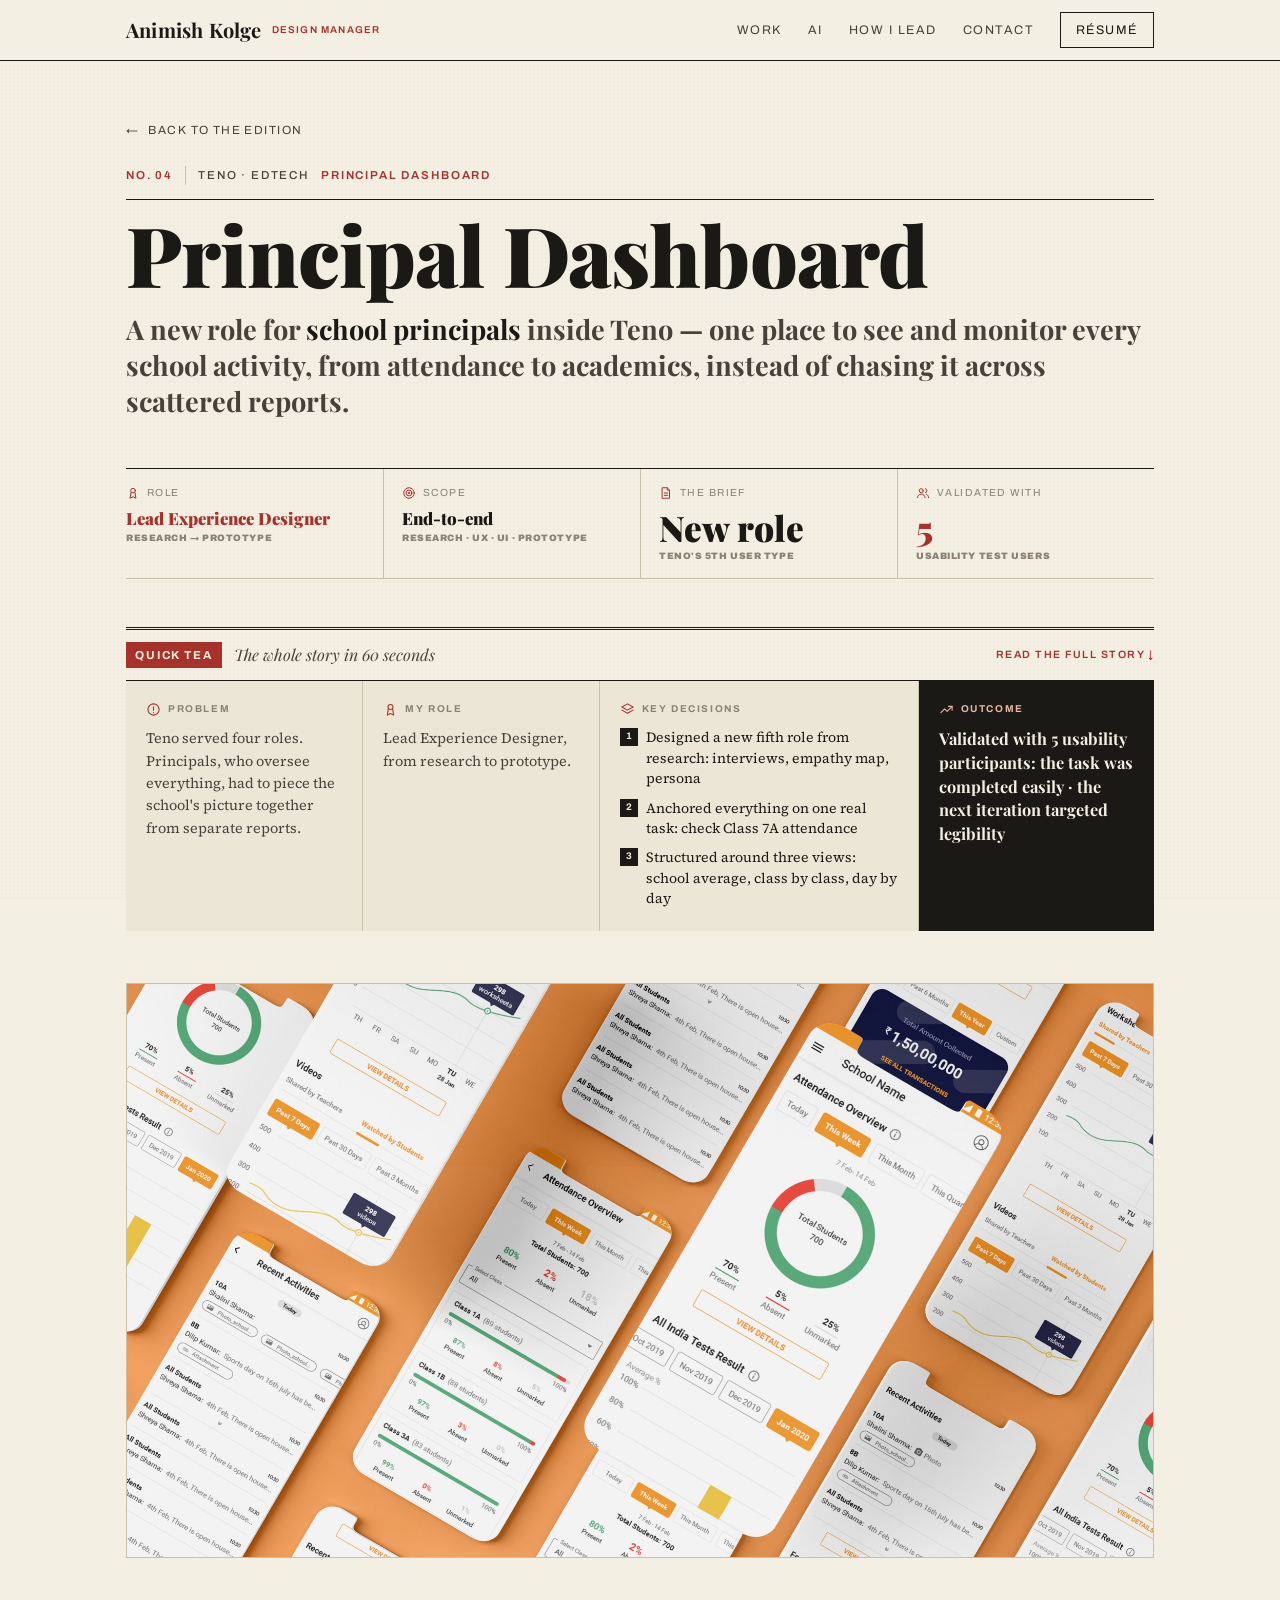
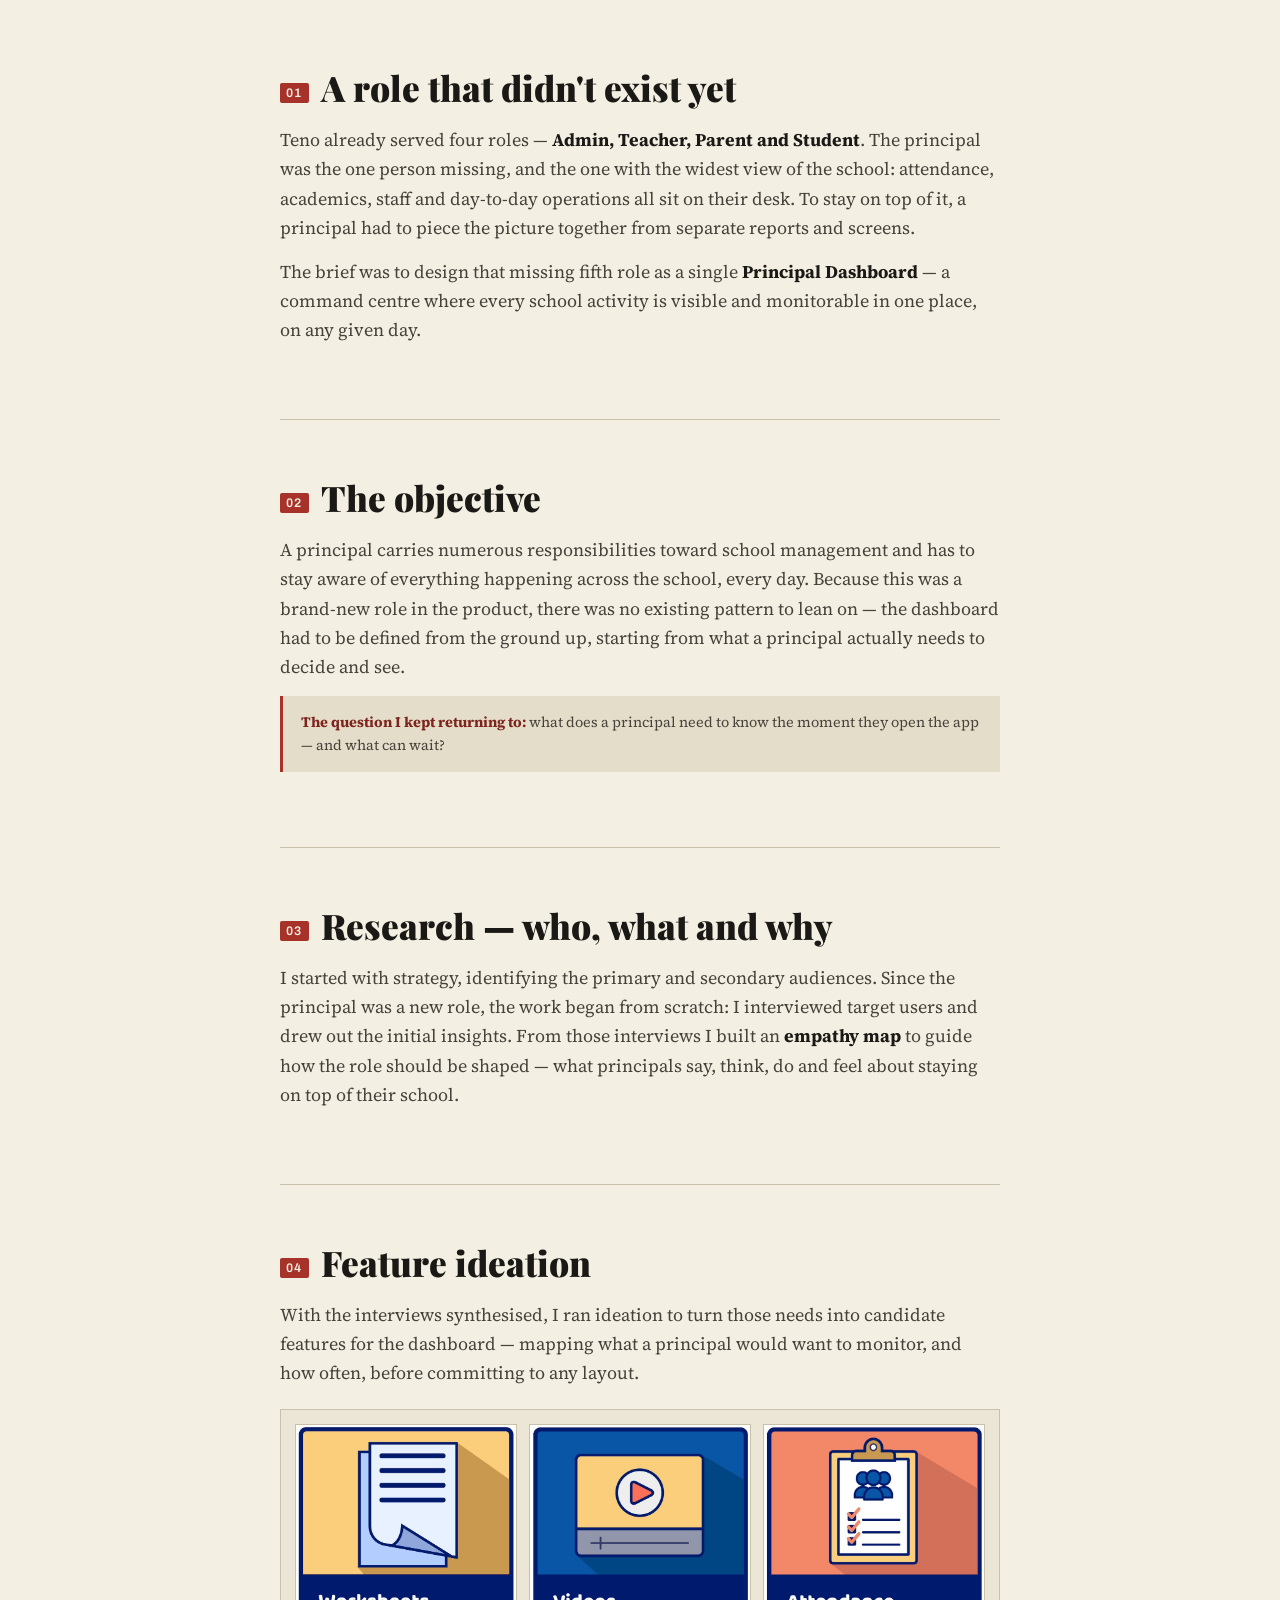
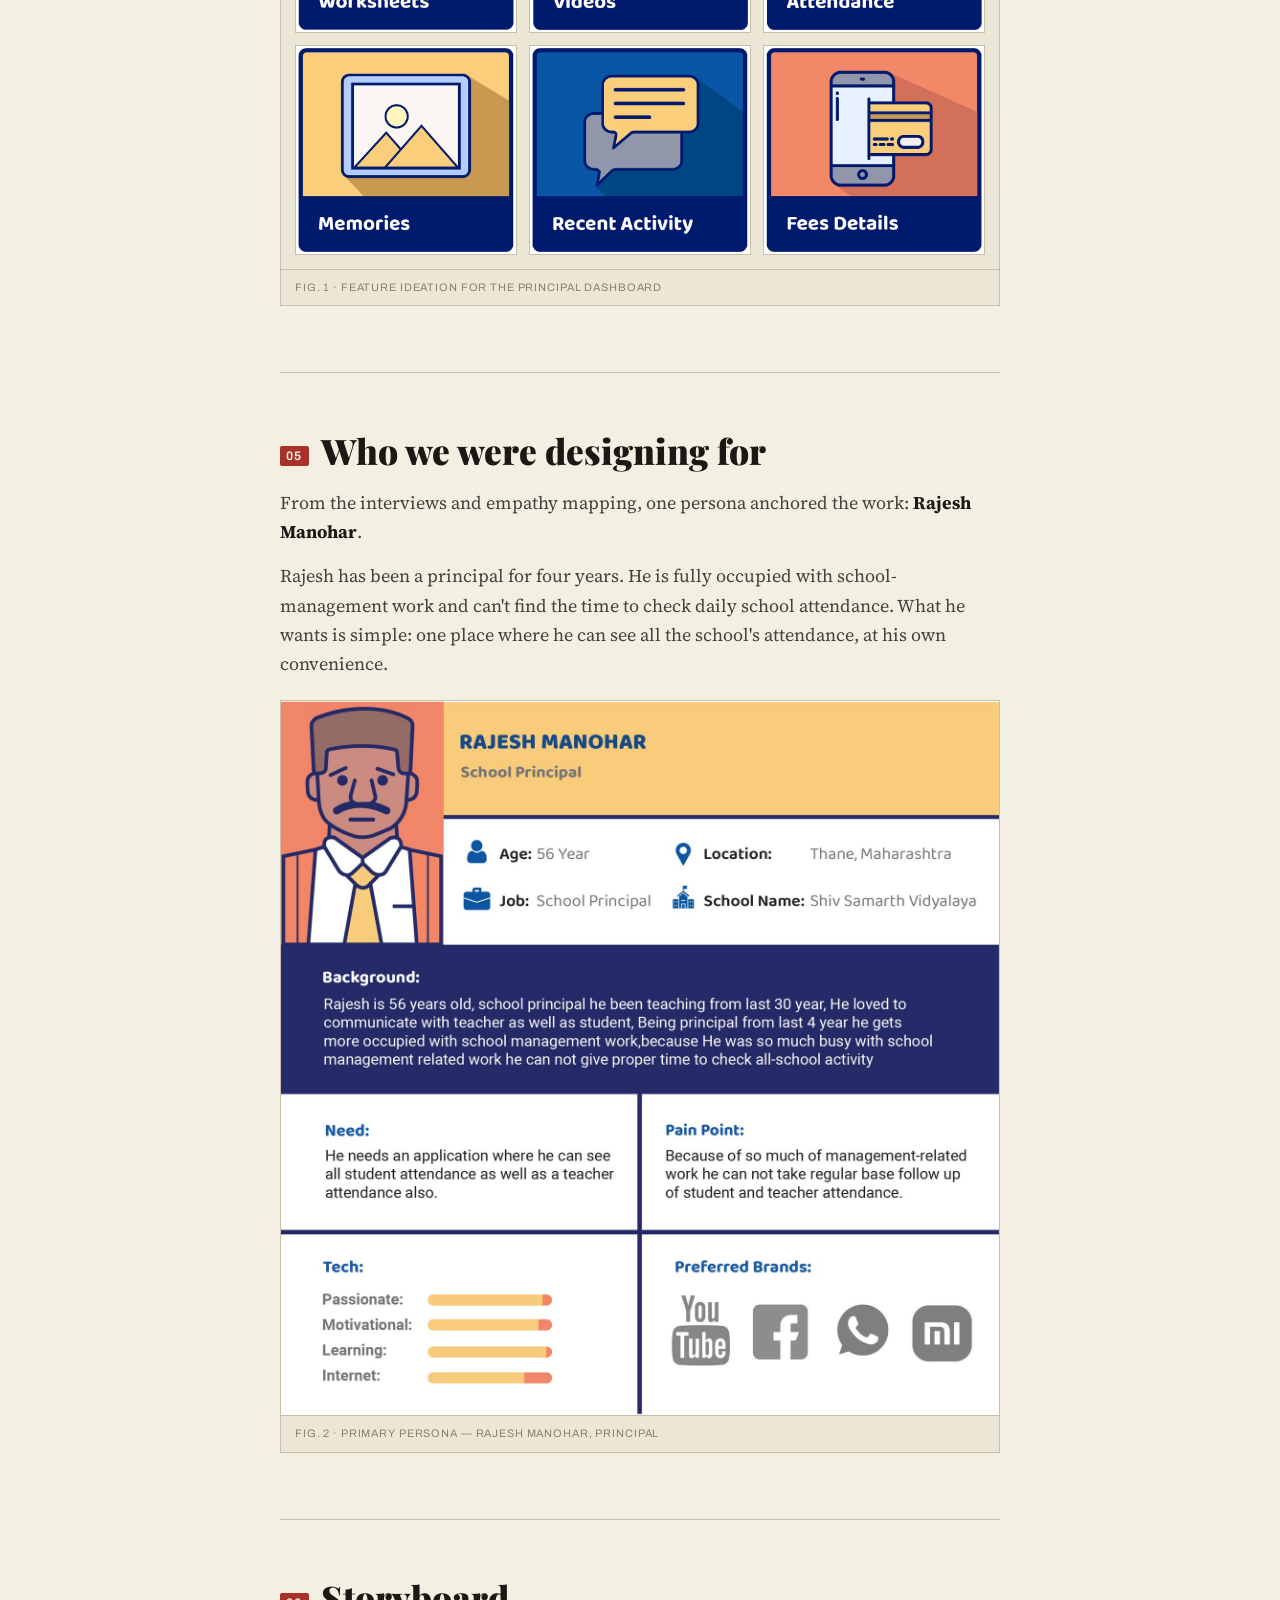
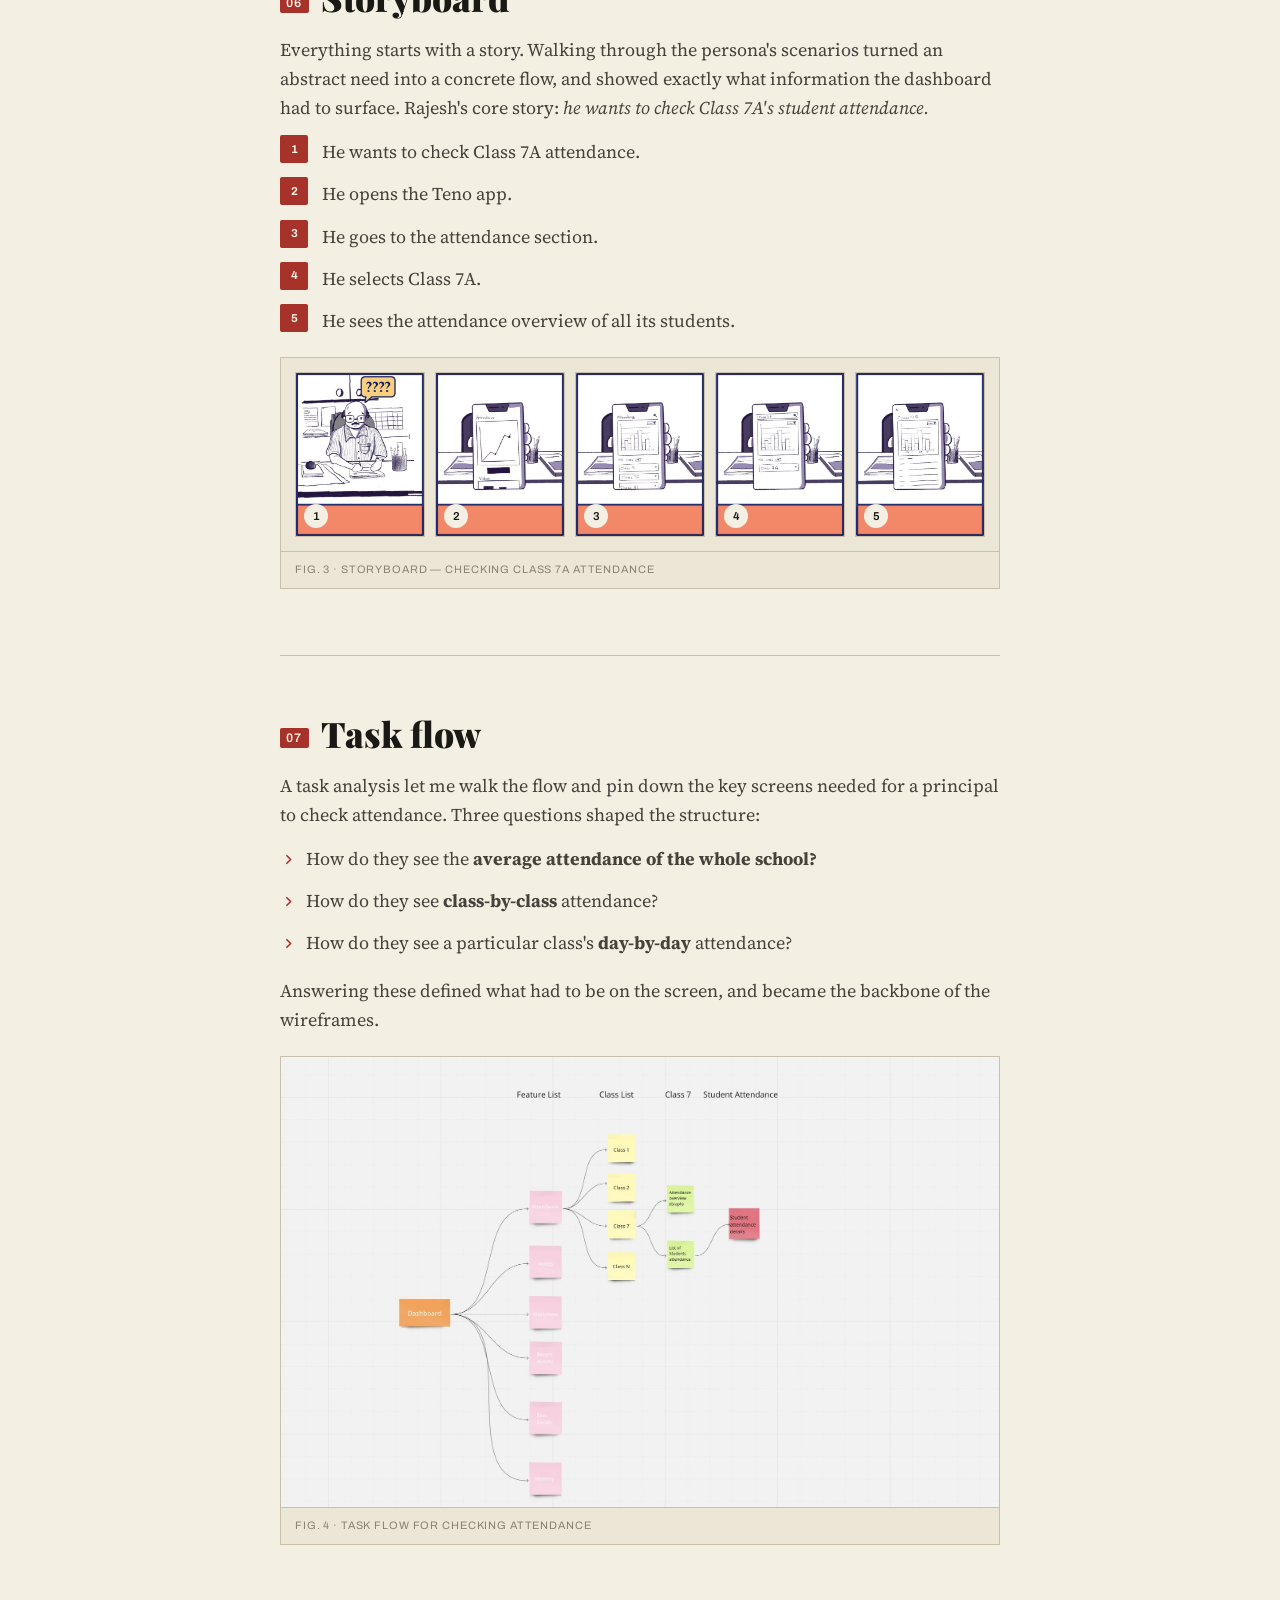
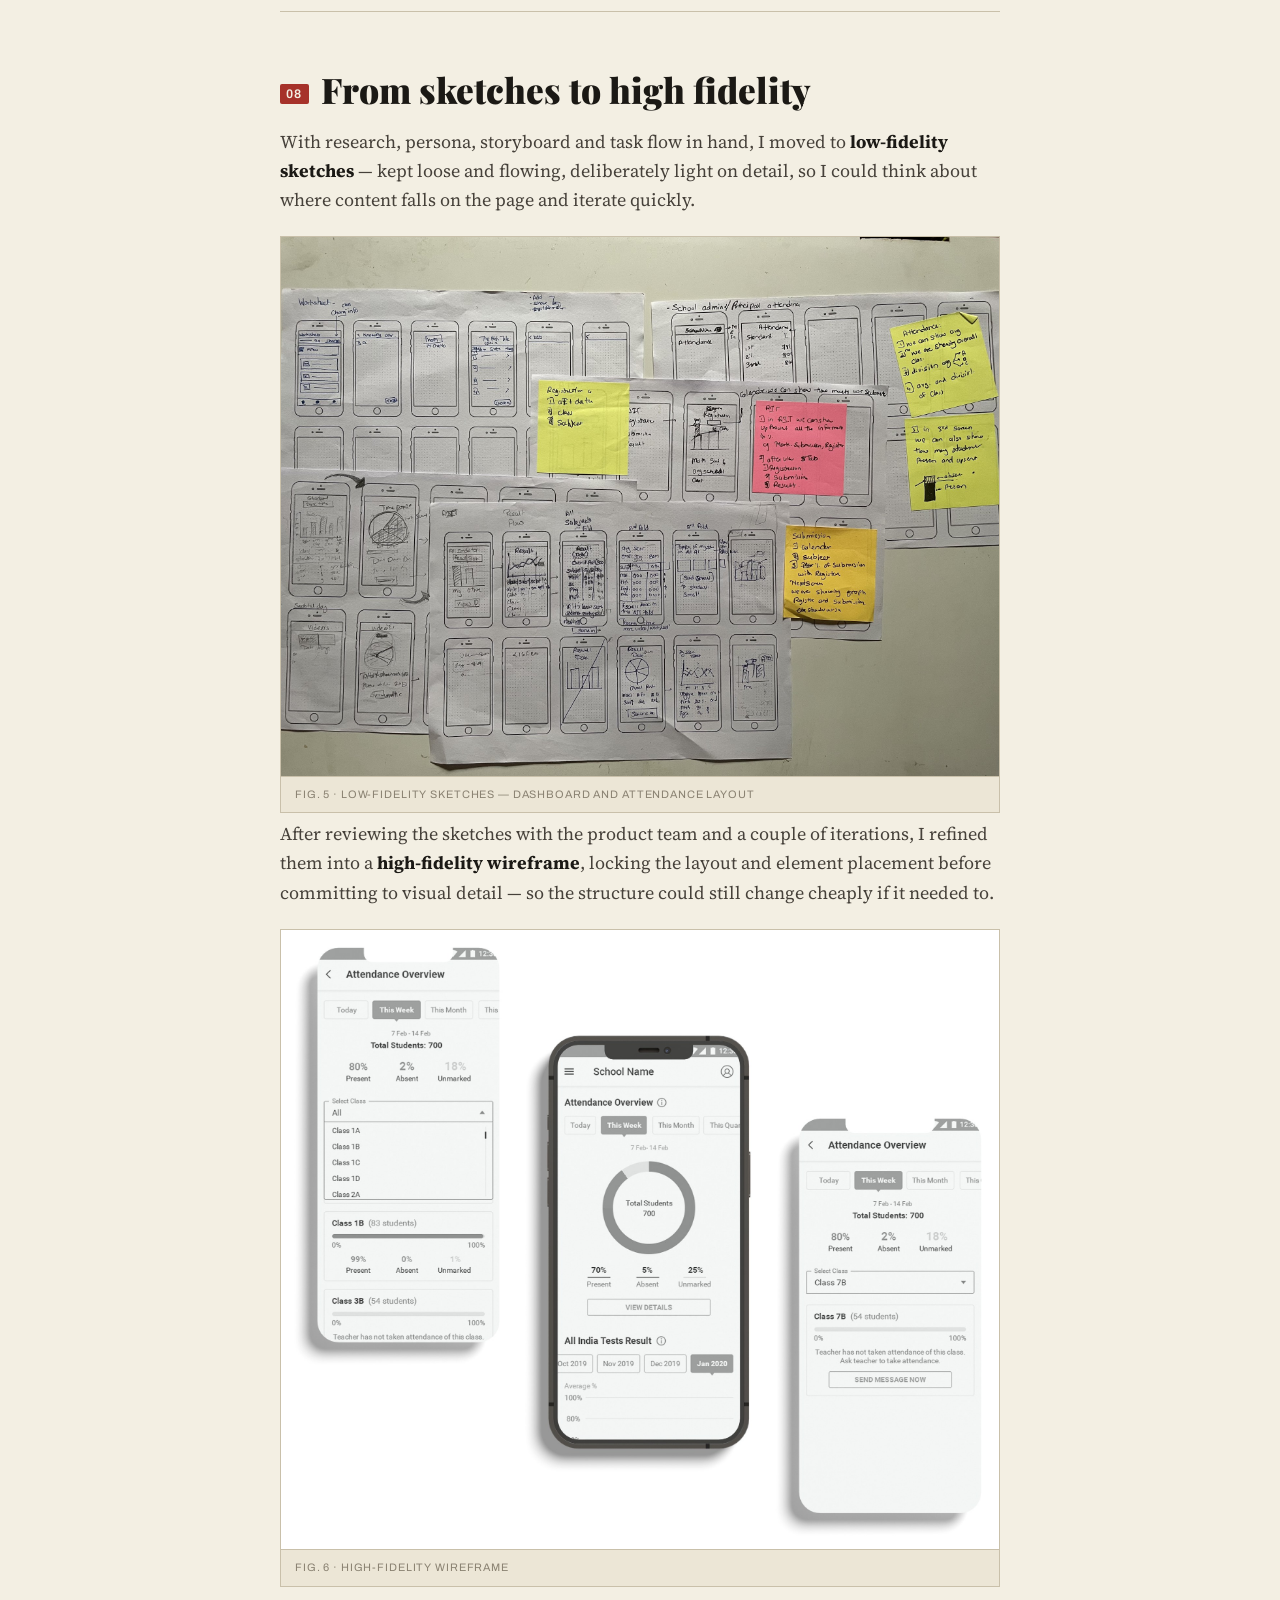
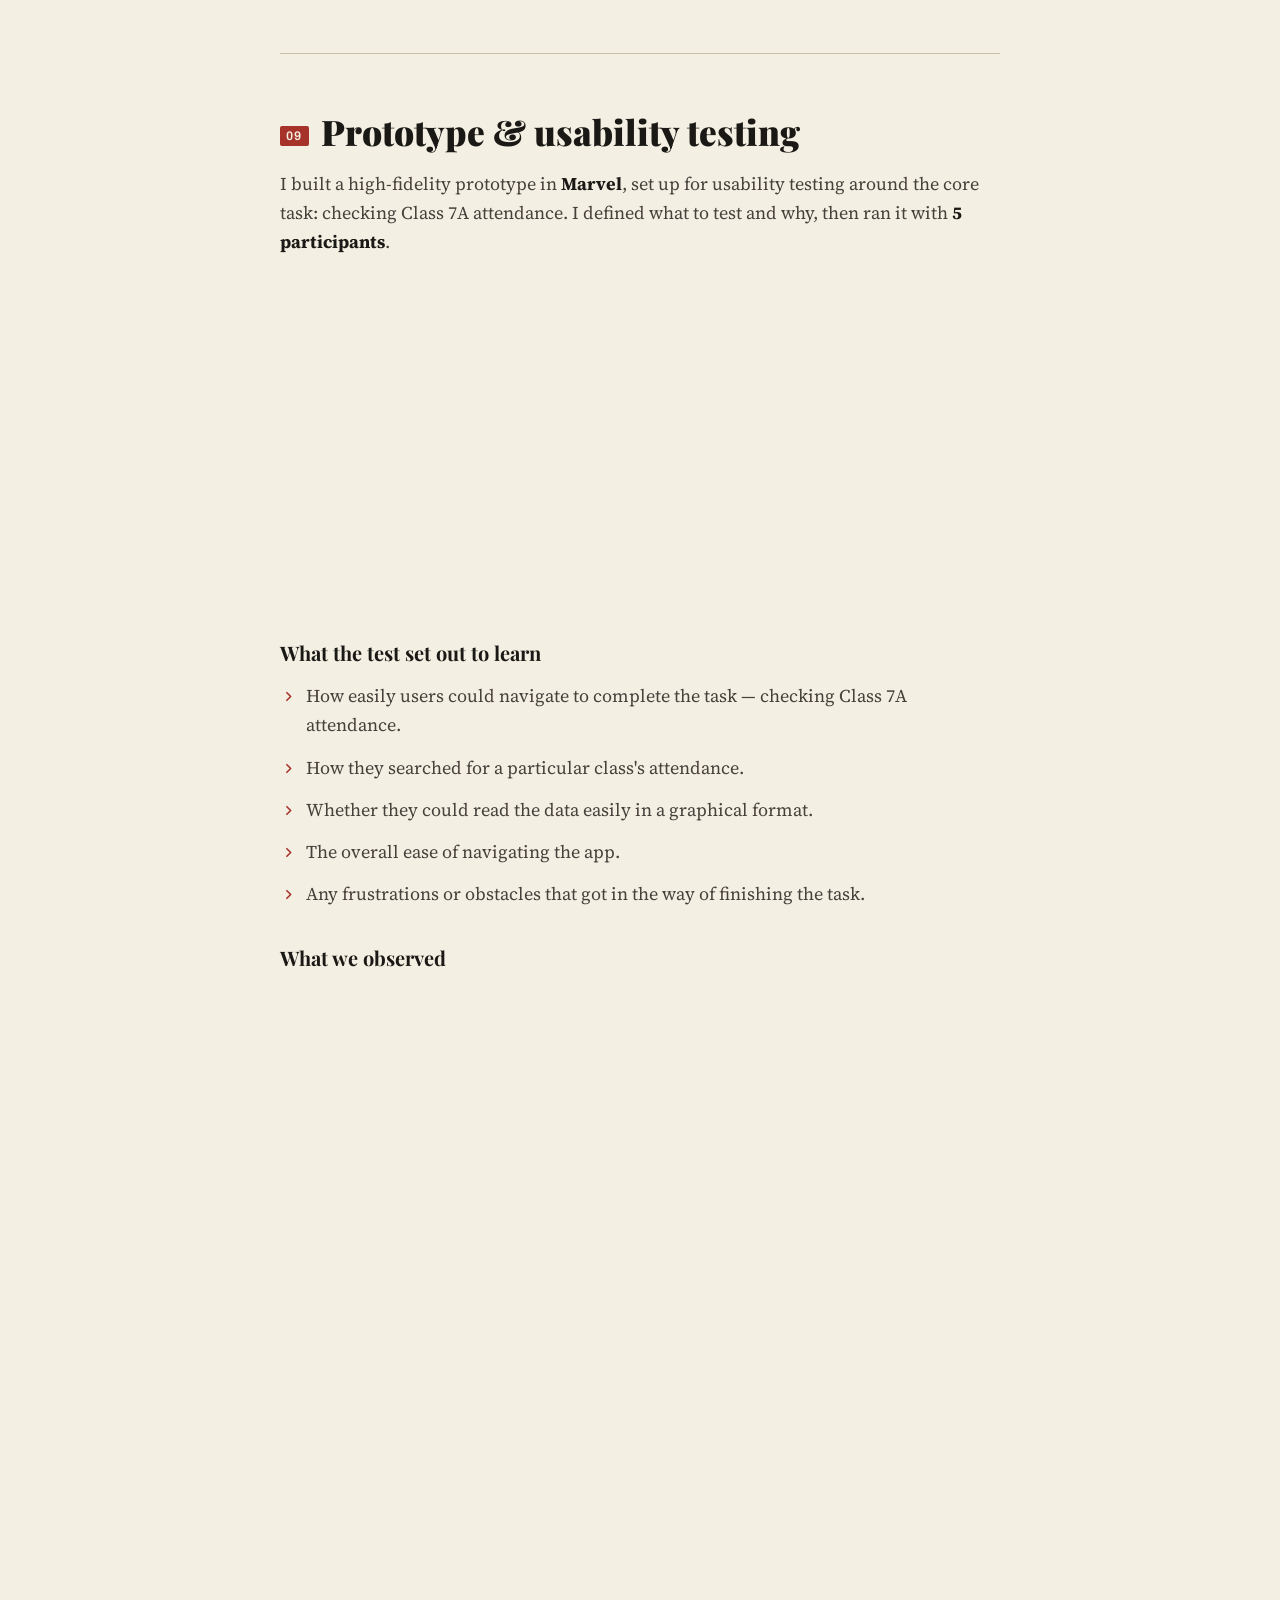
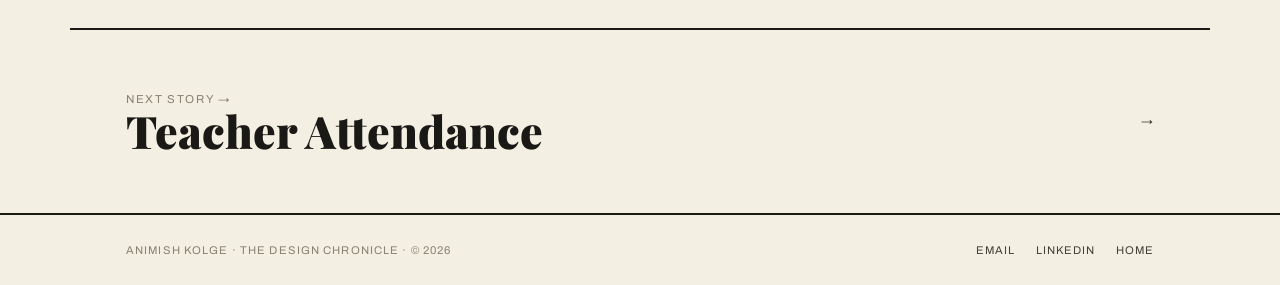
<file: projects/teno-principal.html>
<!DOCTYPE html>
<html lang="en">
<head>
<meta charset="UTF-8">
<meta name="viewport" content="width=device-width, initial-scale=1">
<title>Principal Dashboard · Animish Kolge</title>
<meta name="description" content="Designing Teno's Principal Dashboard — a new fifth role that lets school principals see and monitor every school activity, from attendance to academics, in one place. Research, persona, task flow, wireframes, prototype and usability testing.">
<meta property="og:type" content="article">
<meta property="og:site_name" content="Animish Kolge — Design Lead">
<meta property="og:title" content="Principal Dashboard · Animish Kolge">
<meta property="og:description" content="Designing Teno's Principal Dashboard — a new role that lets school principals monitor every school activity in one place.">
<link rel="preconnect" href="https://fonts.googleapis.com">
<link rel="preconnect" href="https://fonts.gstatic.com" crossorigin>
<link href="https://fonts.googleapis.com/css2?family=Playfair+Display:ital,wght@0,700;0,900;1,700;1,900&family=Source+Serif+4:ital,wght@0,400;0,600;1,400&family=Archivo:wght@500;600&family=Tiro+Devanagari+Hindi&display=swap" rel="stylesheet">
<link rel="stylesheet" href="../styles.css">
<link rel="stylesheet" href="../casestudy.css">
</head>
<body class="cs-clean">
<a class="skip" href="#csbody">Skip to content</a>

<nav class="nav">
  <div class="nav-inner">
    <a href="../index.html" class="brand">Animish&nbsp;Kolge <span class="num">Design Manager</span></a>
    <button class="nav-toggle" id="navToggle" aria-label="Menu" aria-expanded="false"><span></span></button>
    <div class="nav-links" id="navLinks">
      <a href="../index.html#edition">Work</a>
      <a href="../index.html#ai">AI</a>
      <a href="../index.html#leadership">How I lead</a>
      <a href="../index.html#desk">Contact</a>
      <a href="../assets/Animish_Kolge_Resume.pdf" target="_blank" rel="noopener" class="nav-cta">Résumé</a>
    </div>
  </div>
</nav>

<header class="cs-hero">
  <div class="wrap">
    <a href="../index.html#edition" class="cs-back"><span class="arr">←</span> Back to the edition</a>
    <div class="cs-round"><span>No. 04</span><span class="flag">Teno · EdTech</span><span>Principal Dashboard</span></div>
    <h1 class="cs-title">Principal Dashboard</h1>
    <p class="cs-lede">A new role for <b>school principals</b> inside Teno — one place to see and monitor every school activity, from attendance to academics, instead of chasing it across scattered reports.</p>
    <div class="cs-board">
      <div class="cs-board-cell"><div class="k">Role</div><div class="v cyan" style="font-size:1.05rem">Lead Experience Designer<small>research → prototype</small></div></div>
      <div class="cs-board-cell"><div class="k">Scope</div><div class="v" style="font-size:1.05rem">End-to-end<small>research · UX · UI · prototype</small></div></div>
      <div class="cs-board-cell"><div class="k">The brief</div><div class="v">New role<small>Teno's 5th user type</small></div></div>
      <div class="cs-board-cell"><div class="k">Validated with</div><div class="v fast">5<small>usability test users</small></div></div>
    </div>
  </div>
</header>
 <aside class="tldr wrap" aria-label="Case study summary">
 <div class="tldr-top"><span class="tldr-tag">Quick tea</span><span class="tldr-sub">The whole story in 60 seconds</span><a class="tldr-more" href="#csbody">Read the full story ↓</a></div>
 <div class="tldr-grid">
 <div class="tldr-cell"><span class="tldr-k"><svg viewBox="0 0 24 24" width="15" height="15" fill="none" stroke="currentColor" stroke-width="1.7" stroke-linecap="round" stroke-linejoin="round" aria-hidden="true"><circle cx="12" cy="12" r="9"/><path d="M12 7.5v5.5"/><path d="M12 16.5v.2"/></svg>Problem</span><p>Teno served four roles. Principals, who oversee everything, had to piece the school's picture together from separate reports.</p></div>
 <div class="tldr-cell"><span class="tldr-k"><svg viewBox="0 0 24 24" width="15" height="15" fill="none" stroke="currentColor" stroke-width="1.7" stroke-linecap="round" stroke-linejoin="round" aria-hidden="true"><circle cx="12" cy="8" r="4"/><path d="M8.5 11.5L7 21l5-2.5 5 2.5-1.5-9.5"/></svg>My role</span><p>Lead Experience Designer, from research to prototype.</p></div>
 <div class="tldr-cell"><span class="tldr-k"><svg viewBox="0 0 24 24" width="15" height="15" fill="none" stroke="currentColor" stroke-width="1.7" stroke-linecap="round" stroke-linejoin="round" aria-hidden="true"><path d="M12 3l9 5-9 5-9-5z"/><path d="M3 13l9 5 9-5"/></svg>Key decisions</span><ol><li>Designed a new fifth role from research: interviews, empathy map, persona</li><li>Anchored everything on one real task: check Class 7A attendance</li><li>Structured around three views: school average, class by class, day by day</li></ol></div>
 <div class="tldr-cell out"><span class="tldr-k"><svg viewBox="0 0 24 24" width="15" height="15" fill="none" stroke="currentColor" stroke-width="1.7" stroke-linecap="round" stroke-linejoin="round" aria-hidden="true"><path d="M3 17l6-6 4 4 8-8"/><path d="M15 7h6v6"/></svg>Outcome</span><p>Validated with 5 usability participants: the task was completed easily · the next iteration targeted legibility</p></div>
 </div>
 </aside>

<main class="wrap">
  <div class="cs-plate" style="aspect-ratio:2000/1120">
    <img src="../assets/teno-principal/hero-ui-banner.jpg" alt="Principal Dashboard app screens — attendance overview, videos, worksheets and recent activity" width="2000" height="1120">
  </div>

  <div class="cs-body" id="csbody">
    <section class="cs-block">
      <h2><span class="n">01</span>A role that didn't exist yet</h2>
      <p>Teno already served four roles — <strong>Admin, Teacher, Parent and Student</strong>. The principal was the one person missing, and the one with the widest view of the school: attendance, academics, staff and day-to-day operations all sit on their desk. To stay on top of it, a principal had to piece the picture together from separate reports and screens.</p>
      <p>The brief was to design that missing fifth role as a single <strong>Principal Dashboard</strong> — a command centre where every school activity is visible and monitorable in one place, on any given day.</p>
    </section>

    <section class="cs-block">
      <h2><span class="n">02</span>The objective</h2>
      <p>A principal carries numerous responsibilities toward school management and has to stay aware of everything happening across the school, every day. Because this was a brand-new role in the product, there was no existing pattern to lean on — the dashboard had to be defined from the ground up, starting from what a principal actually needs to decide and see.</p>
      <p class="note" style="border-left-color:var(--red)"><b>The question I kept returning to:</b> what does a principal need to know the moment they open the app — and what can wait?</p>
    </section>

    <section class="cs-block">
      <h2><span class="n">03</span>Research — who, what and why</h2>
      <p>I started with strategy, identifying the primary and secondary audiences. Since the principal was a new role, the work began from scratch: I interviewed target users and drew out the initial insights. From those interviews I built an <strong>empathy map</strong> to guide how the role should be shaped — what principals say, think, do and feel about staying on top of their school.</p>
    </section>

    <section class="cs-block">
      <h2><span class="n">04</span>Feature ideation</h2>
      <p>With the interviews synthesised, I ran ideation to turn those needs into candidate features for the dashboard — mapping what a principal would want to monitor, and how often, before committing to any layout.</p>
      <figure class="cs-figure">
        <div class="cs-feat-grid"><div class="cs-feat"><img src="../assets/teno-principal/feat-worksheets.jpg" alt="Worksheets feature tile" loading="lazy"></div><div class="cs-feat"><img src="../assets/teno-principal/feat-videos.jpg" alt="Videos feature tile" loading="lazy"></div><div class="cs-feat"><img src="../assets/teno-principal/feat-attendance.jpg" alt="Attendance feature tile" loading="lazy"></div><div class="cs-feat"><img src="../assets/teno-principal/feat-memories.jpg" alt="Memories feature tile" loading="lazy"></div><div class="cs-feat"><img src="../assets/teno-principal/feat-recent-activity.jpg" alt="Recent Activity feature tile" loading="lazy"></div><div class="cs-feat"><img src="../assets/teno-principal/feat-fees.jpg" alt="Fees Details feature tile" loading="lazy"></div></div>
        <figcaption>Fig. 1 · Feature ideation for the Principal Dashboard</figcaption>
      </figure>
    </section>

    <section class="cs-block">
      <h2><span class="n">05</span>Who we were designing for</h2>
      <p>From the interviews and empathy mapping, one persona anchored the work: <strong>Rajesh Manohar</strong>.</p>
      <p>Rajesh has been a principal for four years. He is fully occupied with school-management work and can't find the time to check daily school attendance. What he wants is simple: one place where he can see all the school's attendance, at his own convenience.</p>
      <figure class="cs-figure">
        <img src="../assets/teno-principal/persona-rajesh.jpg" alt="Persona card for Rajesh Manohar, school principal, Thane" loading="lazy">
        <figcaption>Fig. 2 · Primary persona — Rajesh Manohar, Principal</figcaption>
      </figure>
    </section>

    <section class="cs-block">
      <h2><span class="n">06</span>Storyboard</h2>
      <p>Everything starts with a story. Walking through the persona's scenarios turned an abstract need into a concrete flow, and showed exactly what information the dashboard had to surface. Rajesh's core story: <em>he wants to check Class 7A's student attendance.</em></p>
      <ol class="cs-oList">
        <li>He wants to check Class&nbsp;7A attendance.</li>
        <li>He opens the Teno app.</li>
        <li>He goes to the attendance section.</li>
        <li>He selects Class&nbsp;7A.</li>
        <li>He sees the attendance overview of all its students.</li>
      </ol>
      <figure class="cs-figure">
        <div class="cs-story"><div class="cs-frame"><img src="../assets/teno-principal/story-1.jpg" alt="Storyboard frame 1: He wants to check Class 7A attendance" loading="lazy"><span>1</span></div><div class="cs-frame"><img src="../assets/teno-principal/story-2.jpg" alt="Storyboard frame 2: He opens the Teno app" loading="lazy"><span>2</span></div><div class="cs-frame"><img src="../assets/teno-principal/story-3.jpg" alt="Storyboard frame 3: He goes to the attendance section" loading="lazy"><span>3</span></div><div class="cs-frame"><img src="../assets/teno-principal/story-4.jpg" alt="Storyboard frame 4: He selects Class 7A" loading="lazy"><span>4</span></div><div class="cs-frame"><img src="../assets/teno-principal/story-5.jpg" alt="Storyboard frame 5: He sees the attendance overview" loading="lazy"><span>5</span></div></div>
        <figcaption>Fig. 3 · Storyboard — checking Class 7A attendance</figcaption>
      </figure>
    </section>

    <section class="cs-block">
      <h2><span class="n">07</span>Task flow</h2>
      <p>A task analysis let me walk the flow and pin down the key screens needed for a principal to check attendance. Three questions shaped the structure:</p>
      <ul class="cs-list">
        <li>How do they see the <strong>average attendance of the whole school?</strong></li>
        <li>How do they see <strong>class-by-class</strong> attendance?</li>
        <li>How do they see a particular class's <strong>day-by-day</strong> attendance?</li>
      </ul>
      <p>Answering these defined what had to be on the screen, and became the backbone of the wireframes.</p>
      <figure class="cs-figure">
        <img src="../assets/teno-principal/task-flow.jpg" alt="Task flow from Dashboard to Attendance, class list, Class 7 and student attendance details" loading="lazy">
        <figcaption>Fig. 4 · Task flow for checking attendance</figcaption>
      </figure>
    </section>

    <section class="cs-block">
      <h2><span class="n">08</span>From sketches to high fidelity</h2>
      <p>With research, persona, storyboard and task flow in hand, I moved to <strong>low-fidelity sketches</strong> — kept loose and flowing, deliberately light on detail, so I could think about where content falls on the page and iterate quickly.</p>
      <figure class="cs-figure">
        <img src="../assets/teno-principal/sketches.jpg" alt="Hand-drawn low-fidelity sketches of worksheet, attendance and result screens" loading="lazy">
        <figcaption>Fig. 5 · Low-fidelity sketches — dashboard and attendance layout</figcaption>
      </figure>
      <p>After reviewing the sketches with the product team and a couple of iterations, I refined them into a <strong>high-fidelity wireframe</strong>, locking the layout and element placement before committing to visual detail — so the structure could still change cheaply if it needed to.</p>
      <figure class="cs-figure">
        <img src="../assets/teno-principal/wireframe.jpg" alt="High-fidelity wireframes of the attendance overview and class selector" loading="lazy">
        <figcaption>Fig. 6 · High-fidelity wireframe</figcaption>
      </figure>
    </section>

    <section class="cs-block">
      <h2><span class="n">09</span>Prototype &amp; usability testing</h2>
      <p>I built a high-fidelity prototype in <strong>Marvel</strong>, set up for usability testing around the core task: checking Class&nbsp;7A attendance. I defined what to test and why, then ran it with <strong>5 participants</strong>.</p>
      <figure class="cs-figure">
        <img src="../assets/teno-principal/prototype.jpg" alt="High-fidelity prototype screens used for usability testing" loading="lazy">
        <figcaption>Fig. 7 · High-fidelity prototype used for testing</figcaption>
      </figure>

      <h3 class="cs-sub">What the test set out to learn</h3>
      <ul class="cs-list">
        <li>How easily users could navigate to complete the task — checking Class&nbsp;7A attendance.</li>
        <li>How they searched for a particular class's attendance.</li>
        <li>Whether they could read the data easily in a graphical format.</li>
        <li>The overall ease of navigating the app.</li>
        <li>Any frustrations or obstacles that got in the way of finishing the task.</li>
      </ul>

      <h3 class="cs-sub">What we observed</h3>
      <div class="cs-table-wrap">
        <table class="cs-table">
          <thead><tr><th>Observation</th><th>What it told us</th></tr></thead>
          <tbody>
            <tr><th>Task completed easily</th><td>Users had very little trouble finishing the task — the core flow held up.</td></tr>
            <tr><th>Some text hard to read</th><td>A few labels and values needed better size and contrast.</td></tr>
            <tr><th>Minor colour-palette concerns</th><td>Small adjustments needed to the palette for clarity and comfort.</td></tr>
          </tbody>
        </table>
      </div>
    </section>

    <section class="cs-block">
      <h2><span class="n">10</span>What I took from it</h2>
      <ul class="cs-list">
        <li><strong>Design a role, not just a screen.</strong> With no precedent for the principal, the research and persona work decided the product — the UI followed from it.</li>
        <li><strong>One real task anchors everything.</strong> "Check Class 7A attendance" kept the storyboard, task flow, wireframes and test all pointed at the same outcome.</li>
        <li><strong>Readability is a feature.</strong> The test's clearest signal was legibility — text size, contrast and palette — which is exactly where the next iteration went.</li>
      </ul>
    </section>
  </div>
</main>

<div class="wrap cs-next">
  <a href="teno-attendance.html">
    <div><div class="lab">Next story →</div><div class="nm">Teacher Attendance</div></div>
    <span class="cs-back" style="margin:0"><span class="arr" style="transform:none">→</span></span>
  </a>
</div>

<footer class="foot">
  <div class="wrap foot-inner">
    <span class="foot-meta">Animish Kolge · The Design Chronicle · © 2026</span>
    <div class="foot-links">
      <a href="mailto:animish.kolge@gmail.com">Email</a>
      <a href="https://www.linkedin.com/in/animish-kolge">LinkedIn</a>
      <a href="../index.html">Home</a>
    </div>
  </div>
</footer>

<script src="../script.js"></script>
<script src="../cs-enhance.js"></script>
</body>
</html>
</file>
<file: styles.css>
/* ============================================================
   ANIMISH KOLGE — THE DESIGN CHRONICLE
   Editorial / newspaper theme
   ============================================================ */

:root {
  /* Paper & ink */
  --paper:    #F3EFE3;   /* cream newsprint */
  --paper-2:  #ECE6D6;   /* panel / sidebar */
  --paper-3:  #E4DDC9;   /* deeper tint */
  --ink:      #1B1915;   /* near-black warm */
  --ink-2:    #46413A;   /* body ink */
  --ink-mute: #8A8272;   /* captions / meta */
  --red:      #A6322A;   /* brick red accent */
  --red-deep: #7E241E;
  --rule:     #1B1915;   /* heavy rule */
  --hair:     #C9C0AA;   /* hairline */
  --panel-ink:#211E19;   /* black boxes (toolkit) */

  /* Type */
  --display: "Playfair Display", Georgia, "Times New Roman", serif;
  --body:    "Source Serif 4", Georgia, serif;
  --label:   "Archivo", system-ui, sans-serif;
  --deva:    "Tiro Devanagari Hindi", "Noto Serif Devanagari", serif;

  --maxw: 1140px;
  --gutter: clamp(20px, 5vw, 56px);
}

/* reset */
*, *::before, *::after { box-sizing: border-box; margin: 0; padding: 0; }
html { -webkit-text-size-adjust: 100%; scroll-behavior: smooth; }
@media (prefers-reduced-motion: reduce) {
  html { scroll-behavior: auto; }
  *, *::before, *::after { animation-duration: .001ms !important; transition-duration: .001ms !important; }
}
body {
  background: var(--paper);
  color: var(--ink);
  font-family: var(--body);
  font-size: 18px;
  line-height: 1.62;
  -webkit-font-smoothing: antialiased;
  overflow-x: hidden;
}
/* faint paper grain */
body::before {
  content: ""; position: fixed; inset: 0; pointer-events: none; z-index: 0; opacity: .5;
  background-image: radial-gradient(rgba(120,110,85,.06) 1px, transparent 1px);
  background-size: 4px 4px;
}
img { max-width: 100%; display: block; }
a { color: inherit; text-decoration: none; }
::selection { background: var(--red); color: var(--paper); }

.wrap { max-width: var(--maxw); margin-inline: auto; padding-inline: var(--gutter); position: relative; z-index: 1; }
.label { font-family: var(--label); }

/* kicker / eyebrow */
.eyebrow {
  font-family: var(--label); font-size: .72rem; font-weight: 600;
  letter-spacing: .2em; text-transform: uppercase; color: var(--red);
  display: inline-flex; align-items: center; gap: .6em;
}
.eyebrow::before, .eyebrow.center::after { content: "✦"; color: var(--red); font-size: .7em; }
.eyebrow.plain::before { content: none; }

/* skip link */
.skip { position: absolute; left: -999px; top: 8px; z-index: 200; background: var(--ink); color: var(--paper); padding: 10px 16px; font-family: var(--label); font-size: .8rem; }
.skip:focus { left: 8px; }
a:focus-visible, button:focus-visible { outline: 2px solid var(--red); outline-offset: 3px; }

/* ============================================================
   MASTHEAD BAR + NAV
   ============================================================ */
.topbar {
  border-bottom: 1px solid var(--ink);
  font-family: var(--label); font-size: .68rem; letter-spacing: .16em; text-transform: uppercase;
  color: var(--ink-2);
}
.topbar-inner { max-width: var(--maxw); margin-inline: auto; padding: 8px var(--gutter); display: flex; justify-content: space-between; gap: 14px; }
.topbar .mid { color: var(--red); font-weight: 600; letter-spacing: .22em; }
.topbar .r { text-align: right; }
@media (max-width: 680px){ .topbar .side { display: none; } .topbar-inner { justify-content: center; } }

.nav { position: sticky; top: 0; z-index: 100; background: color-mix(in srgb, var(--paper) 92%, transparent); backdrop-filter: blur(6px); border-bottom: 1px solid var(--ink); }
.nav-inner { max-width: var(--maxw); margin-inline: auto; padding: 12px var(--gutter); display: flex; align-items: center; justify-content: space-between; gap: 20px; }
.brand { display: flex; align-items: center; gap: 10px; font-family: var(--display); font-weight: 700; font-size: 1.25rem; letter-spacing: .01em; }
.brand .num { font-family: var(--label); font-weight: 600; font-size: .62rem; letter-spacing: .12em; color: var(--red); text-transform: uppercase; align-self: center; }
.nav-links { display: flex; gap: 26px; align-items: center; }
.nav-links a { font-family: var(--label); font-size: .78rem; letter-spacing: .12em; text-transform: uppercase; color: var(--ink-2); padding: 4px 0; position: relative; transition: color .2s; }
.nav-links a:hover { color: var(--red); }
.nav-links a::after { content: ""; position: absolute; left: 0; bottom: -3px; height: 1.5px; width: 0; background: var(--red); transition: width .25s; }
.nav-links a:hover::after { width: 100%; }
.nav-cta { border: 1px solid var(--ink); padding: 7px 15px !important; color: var(--ink) !important; }
.nav-cta:hover { background: var(--ink); color: var(--paper) !important; }
.nav-toggle { display: none; background: none; border: 1px solid var(--ink); color: var(--ink); width: 42px; height: 38px; cursor: pointer; }
.nav-toggle span, .nav-toggle span::before, .nav-toggle span::after { content: ""; display: block; width: 18px; height: 2px; background: currentColor; margin: 0 auto; position: relative; }
.nav-toggle span::before { position: absolute; top: -6px; } .nav-toggle span::after { position: absolute; top: 6px; }
@media (max-width: 820px){
  .nav-toggle { display: block; }
  .nav-links { position: absolute; top: 100%; left: 0; right: 0; flex-direction: column; gap: 0; align-items: stretch; background: var(--paper-2); border-bottom: 1px solid var(--ink); max-height: 0; overflow: hidden; transition: max-height .3s ease; }
  .nav-links.open { max-height: 360px; }
  .nav-links a { padding: 15px var(--gutter); border-top: 1px solid var(--hair); }
  .nav-cta { margin: 12px var(--gutter); text-align: center; }
}

/* ============================================================
   NAMEPLATE (hero)
   ============================================================ */
.plate { padding-top: clamp(12px, 2.4vw, 26px); padding-bottom: clamp(18px, 3vw, 30px); }
.plate-grid { display: grid; grid-template-columns: 1fr auto; gap: clamp(20px, 4vw, 48px); align-items: center; }
.strap { font-family: var(--body); font-style: italic; font-size: clamp(.95rem, 1.6vw, 1.15rem); color: var(--ink-2); text-align: center; margin-bottom: clamp(14px, 2.4vw, 26px); }
.deva { font-family: var(--deva); font-size: clamp(.9rem, 1.8vw, 1.15rem); color: var(--red); letter-spacing: .02em; margin-bottom: 8px; }
.nameplate { font-family: var(--display); font-weight: 900; font-size: clamp(3.1rem, 11.5vw, 7.6rem); line-height: .96; letter-spacing: -.01em; padding-bottom: .1em; }
.plate-portrait { width: clamp(110px, 16vw, 168px); aspect-ratio: 1/1; border: 1px solid var(--ink); background: var(--paper-2); object-fit: cover; filter: grayscale(1) contrast(1.05); }
.plate-portrait.placeholder { display: grid; place-content: center; font-family: var(--label); font-size: .6rem; letter-spacing: .1em; color: var(--ink-mute); text-align: center; }
.plate-rule { border: 0; border-top: 3px double var(--ink); margin: 16px 0 12px; }
.plate-role { font-family: var(--label); font-weight: 600; font-size: clamp(.72rem, 1.5vw, .95rem); letter-spacing: .16em; text-transform: uppercase; text-align: center; color: var(--ink); }
.plate-contact { display: flex; justify-content: center; flex-wrap: wrap; gap: 6px 22px; margin-top: 12px; font-family: var(--label); font-size: .72rem; letter-spacing: .08em; text-transform: uppercase; color: var(--ink-2); }
.plate-contact a:hover { color: var(--red); }
@media (max-width: 640px){ .plate-grid { grid-template-columns: 1fr; justify-items: center; text-align: center; } .plate-portrait { order: -1; } }

/* headline strip under nameplate */
.tease { border-top: 1px solid var(--ink); border-bottom: 1px solid var(--ink); padding: 12px 0; }
.tease-inner { display: flex; justify-content: center; flex-wrap: wrap; gap: 10px 26px; font-family: var(--label); font-size: .74rem; letter-spacing: .06em; text-transform: uppercase; color: var(--ink-2); }
.tease-inner b { color: var(--red); }
.tease-inner span { display: inline-flex; align-items: center; gap: 10px; }
.tease-inner span::before { content: "●"; font-size: .5em; color: var(--red); }

/* ============================================================
   SECTIONS
   ============================================================ */
.section { padding-block: clamp(34px, 4.5vw, 58px); }
.sec-head { display: flex; align-items: center; gap: 16px; margin-bottom: clamp(22px, 3vw, 34px); }
.sec-head .line { flex: 1; height: 1px; background: var(--ink); }
.sec-title { font-family: var(--display); font-weight: 900; font-size: clamp(1.9rem, 5vw, 3.2rem); line-height: 1; }
.sec-title em { font-style: italic; color: var(--red); }

/* Lead story + by-the-numbers */
.lead-grid { display: grid; grid-template-columns: 1fr 300px; gap: clamp(28px, 5vw, 56px); align-items: start; }
.lead .kicker { font-family: var(--label); font-size: .72rem; font-weight: 600; letter-spacing: .18em; text-transform: uppercase; color: var(--red); margin-bottom: 12px; }
.lead h2 { font-family: var(--display); font-weight: 900; font-size: clamp(2.1rem, 5.5vw, 3.6rem); line-height: 1.02; margin-bottom: 20px; }
.lead p { margin-bottom: 16px; color: var(--ink-2); }
.lead p strong { color: var(--ink); }
.lead p.drop::first-letter { font-family: var(--display); font-weight: 900; float: left; font-size: 4.4rem; line-height: .72; padding: 8px 12px 0 0; color: var(--red); }
.byline { font-family: var(--label); font-size: .72rem; letter-spacing: .14em; text-transform: uppercase; color: var(--ink-mute); margin-bottom: 22px; padding-bottom: 14px; border-bottom: 1px solid var(--hair); }

.numbers { background: var(--paper-2); border: 1px solid var(--ink); padding: 22px 22px 8px; }
.numbers h3 { font-family: var(--display); font-weight: 900; font-size: 1.5rem; line-height: 1; margin-bottom: 18px; border-bottom: 2px solid var(--ink); padding-bottom: 12px; }
.num-row { padding: 12px 0; border-bottom: 1px dotted var(--hair); }
.num-row:last-child { border-bottom: 0; }
.num-row .v { font-family: var(--display); font-weight: 900; font-size: 2rem; line-height: 1; color: var(--red); }
.num-row .k { font-family: var(--label); font-size: .68rem; letter-spacing: .12em; text-transform: uppercase; color: var(--ink-2); margin-top: 6px; }
.num-row .k small { display: block; color: var(--ink-mute); letter-spacing: .06em; margin-top: 2px; text-transform: none; font-size: .92em; }
@media (max-width: 860px){ .lead-grid { grid-template-columns: 1fr; } .numbers { max-width: 420px; } }

/* ============================================================
   THE PORTFOLIO EDITION (project list = articles)
   ============================================================ */
.editions { border-top: 2px solid var(--ink); }
.entry {
  display: grid; grid-template-columns: auto 1fr auto; gap: clamp(16px, 3vw, 40px);
  align-items: start; padding: clamp(24px, 3.4vw, 38px) 0; border-bottom: 1px solid var(--hair);
  transition: background .2s;
}
.entry:hover { background: color-mix(in srgb, var(--red) 5%, transparent); }
.entry-no { font-family: var(--label); font-size: .66rem; letter-spacing: .12em; color: var(--ink-mute); text-transform: uppercase; padding-top: 6px; }
.entry-no b { display: block; font-family: var(--display); font-weight: 900; font-size: 2rem; color: var(--ink); line-height: 1; margin-top: 4px; }
.entry-main { min-width: 0; }
.entry-kicker { font-family: var(--label); font-size: .7rem; font-weight: 600; letter-spacing: .14em; text-transform: uppercase; color: var(--red); margin-bottom: 8px; display: flex; gap: 12px; flex-wrap: wrap; align-items: center; }
.entry-kicker .tag { color: var(--ink-2); font-weight: 500; border-left: 1px solid var(--hair); padding-left: 12px; }
.entry-title { font-family: var(--display); font-weight: 900; font-size: clamp(1.5rem, 3.4vw, 2.4rem); line-height: 1.02; letter-spacing: -.005em; }
.entry-title a { background-image: linear-gradient(var(--red), var(--red)); background-size: 0% 2px; background-position: 0 100%; background-repeat: no-repeat; transition: background-size .3s, color .2s; }
.entry:hover .entry-title a { color: var(--red); background-size: 100% 2px; }
.entry-dek { color: var(--ink-2); margin-top: 10px; max-width: 62ch; }
.entry-go { font-family: var(--label); font-size: .72rem; letter-spacing: .1em; text-transform: uppercase; color: var(--ink-mute); margin-top: 12px; display: inline-flex; gap: 8px; align-items: center; }
.entry:hover .entry-go { color: var(--red); }
.entry:hover .entry-go .arr { transform: translateX(4px); }
.entry-go .arr { transition: transform .2s; }
.entry-result { text-align: right; flex: none; min-width: 90px; }
.entry-metric { font-family: var(--display); font-weight: 900; font-size: clamp(1.5rem, 3.6vw, 2.3rem); line-height: 1; color: var(--red); }
.entry-metric.ink { color: var(--ink); }
.entry-metric-label { font-family: var(--label); font-size: .6rem; letter-spacing: .1em; text-transform: uppercase; color: var(--ink-mute); margin-top: 6px; }
@media (max-width: 720px){
  .entry { grid-template-columns: 44px 1fr; }
  .entry-result { grid-column: 2; text-align: left; margin-top: 6px; }
  .entry-no b { font-size: 1.5rem; }
}

/* flagship sub-features (inside B by Lenskart) — labels only, the whole entry is one link */
.entry-title a { display: inline; }
.entry-sublinks { margin-top: 16px; display: flex; flex-wrap: wrap; align-items: center; gap: 10px 10px; }
.entry-sublinks .sub-label { font-family: var(--label); font-size: .6rem; letter-spacing: .12em; text-transform: uppercase; color: var(--ink-mute); margin-right: 2px; }
.entry-sublinks .sub-tag { font-family: var(--label); font-size: .72rem; letter-spacing: .04em; color: var(--ink-2); border: 1px solid var(--hair); padding: 6px 12px; background: var(--paper-2); }

/* coming-soon entry (AI-Driven Design System) */
.entry-soon { cursor: default; position: relative; }
.entry-soon:hover { background: color-mix(in srgb, var(--ink) 4%, transparent); }
.entry-soon .entry-title span { color: var(--ink); }
.entry-go.soon { color: var(--ink-mute); border: 1px dashed var(--hair); padding: 5px 11px; }
.entry-soon .soon-pop {
  position: absolute; left: clamp(16px, 20%, 220px); bottom: 18px; z-index: 5;
  background: var(--ink); color: var(--paper); font-family: var(--label); font-size: .72rem;
  letter-spacing: .04em; padding: 10px 14px; max-width: 280px; line-height: 1.4;
  opacity: 0; transform: translateY(6px); pointer-events: none; transition: opacity .2s, transform .2s;
  box-shadow: 0 10px 26px -12px rgba(0,0,0,.5);
}
.entry-soon .soon-pop::after { content: ""; position: absolute; left: 22px; bottom: -6px; width: 12px; height: 12px; background: var(--ink); transform: rotate(45deg); }
.entry-soon:hover .soon-pop, .entry-soon:focus-within .soon-pop { opacity: 1; transform: translateY(0); }

/* ============================================================
   PROFILE / ABOUT
   ============================================================ */
.about-grid { display: grid; grid-template-columns: .85fr 1.15fr; gap: clamp(28px, 5vw, 60px); align-items: start; }
.about-photo { border: 1px solid var(--ink); background: var(--paper-2); aspect-ratio: 4/5; position: relative; overflow: hidden; }
.about-photo img { width: 100%; height: 100%; object-fit: cover; filter: grayscale(1) contrast(1.05); }
.about-photo .ph { position: absolute; inset: 0; display: grid; place-content: center; gap: 8px; text-align: center; font-family: var(--label); font-size: .7rem; letter-spacing: .1em; color: var(--ink-mute); }
.about-photo figcaption { position: absolute; bottom: 0; left: 0; right: 0; background: var(--ink); color: var(--paper); font-family: var(--label); font-size: .64rem; letter-spacing: .1em; text-transform: uppercase; padding: 7px 12px; }
.about-body .lead-p { font-family: var(--display); font-weight: 700; font-size: clamp(1.3rem, 2.6vw, 1.7rem); line-height: 1.3; margin-bottom: 20px; }
.about-body .lead-p em { color: var(--red); font-style: italic; }
.about-body p { color: var(--ink-2); margin-bottom: 16px; }
.about-body p strong { color: var(--ink); }
@media (max-width: 820px){ .about-grid { grid-template-columns: 1fr; } .about-photo { max-width: 340px; } }

/* ============================================================
   THE TOOLKIT
   ============================================================ */
.toolkit { background: var(--panel-ink); color: var(--paper); border: 1px solid var(--ink); }
.toolkit-inner { padding: clamp(30px, 5vw, 56px) var(--gutter); }
.toolkit .sec-title { color: var(--paper); }
.toolkit .sec-head .line { background: color-mix(in srgb, var(--paper) 40%, transparent); }
.toolkit .eyebrow { color: #E8A59E; }
.toolkit .eyebrow::before { color: #E8A59E; }
.tk-grid { display: grid; grid-template-columns: repeat(auto-fit, minmax(230px, 1fr)); gap: 1px; background: rgba(255,255,255,.12); border: 1px solid rgba(255,255,255,.12); margin-top: 8px; }
.tk-cell { background: var(--panel-ink); padding: 24px 22px; }
.tk-cell h3 { font-family: var(--label); font-size: .7rem; font-weight: 600; letter-spacing: .16em; text-transform: uppercase; color: #E8A59E; margin-bottom: 16px; }
.tk-list { list-style: none; display: flex; flex-direction: column; gap: 9px; }
.tk-list li { font-size: .92rem; color: #E6E0D2; display: flex; justify-content: space-between; gap: 12px; border-bottom: 1px dotted rgba(255,255,255,.14); padding-bottom: 9px; }
.tk-list li:last-child { border-bottom: 0; }
.tk-list .v { font-family: var(--label); font-size: .68rem; letter-spacing: .08em; color: #B4AB95; white-space: nowrap; text-transform: uppercase; }

/* ============================================================
   CONTACT DESK (classified ad)
   ============================================================ */
.desk { border: 3px double var(--ink); padding: clamp(34px, 6vw, 66px); text-align: center; background: var(--paper-2); }
.desk .eyebrow { justify-content: center; }
.desk h2 { font-family: var(--display); font-weight: 900; font-size: clamp(2.2rem, 7vw, 4.4rem); line-height: 1; margin: 14px 0 8px; }
.desk h2 em { font-style: italic; color: var(--red); }
.desk p { color: var(--ink-2); max-width: 46ch; margin: 0 auto 26px; }
.desk-actions { display: flex; gap: 12px; justify-content: center; flex-wrap: wrap; }
.btn { font-family: var(--label); font-size: .8rem; letter-spacing: .1em; text-transform: uppercase; padding: 13px 24px; display: inline-flex; align-items: center; gap: 9px; transition: transform .15s, background .2s, color .2s; cursor: pointer; }
.btn-primary { background: var(--red); color: var(--paper); font-weight: 600; }
.btn-primary:hover { background: var(--red-deep); transform: translateY(-2px); }
.btn-ghost { border: 1px solid var(--ink); color: var(--ink); }
.btn-ghost:hover { background: var(--ink); color: var(--paper); }
.btn .arr { transition: transform .2s; }
.btn:hover .arr { transform: translateX(4px); }

/* ============================================================
   FOOTER
   ============================================================ */
.foot { border-top: 2px solid var(--ink); padding-block: 26px; }
.foot-inner { display: flex; justify-content: space-between; align-items: center; gap: 16px; flex-wrap: wrap; }
.foot-meta { font-family: var(--label); font-size: .7rem; letter-spacing: .1em; text-transform: uppercase; color: var(--ink-mute); }
.foot-links { display: flex; gap: 20px; }
.foot-links a { font-family: var(--label); font-size: .7rem; letter-spacing: .1em; text-transform: uppercase; color: var(--ink-2); transition: color .2s; }
.foot-links a:hover { color: var(--red); }

/* scroll reveal */
.reveal { opacity: 0; transform: translateY(18px); transition: opacity .6s ease, transform .6s ease; }
.reveal.in { opacity: 1; transform: none; }

/* editor portrait shown in full (no crop) */
.about-photo.full { aspect-ratio: auto; }
.about-photo.full img { height: auto; }

/* masthead portrait shown in full (no crop) */
.plate-portrait.photo { aspect-ratio: auto; height: auto; width: clamp(140px, 20vw, 210px); object-fit: initial; }
</file>
<file: index.css>
/* ============================================================
   HOMEPAGE — interactive layer (The Design Chronicle)
   Layered on top of styles.css; homepage only.
   ============================================================ */

/* ---- reading progress ink bar ---- */
.progress {
  position: fixed; top: 0; left: 0; height: 3px; width: 0%;
  background: var(--red); z-index: 300; transition: width .08s linear;
}

/* ---- print-in load animation ---- */
.load-1, .load-2, .load-3, .np-line { opacity: 0; transform: translateY(14px); }
.np-line { display: block; transform: translateY(0.34em); }
.is-ready .load-1 { animation: rise .7s cubic-bezier(.2,.7,.2,1) forwards; }
.is-ready .load-2 { animation: rise .7s cubic-bezier(.2,.7,.2,1) .12s forwards; }
.is-ready .load-3 { animation: rise .7s cubic-bezier(.2,.7,.2,1) .24s forwards; }
.is-ready .np-line { animation: revealUp .8s cubic-bezier(.2,.7,.2,1) forwards; }
.is-ready .np-line:nth-child(2) { animation-delay: .14s; }
@keyframes rise { to { opacity: 1; transform: none; } }
/* nameplate lines wipe up behind a clip */
.nameplate { overflow: hidden; }
.np-line { will-change: transform, opacity; }
@keyframes revealUp { from { opacity: 0; transform: translateY(0.9em); } to { opacity: 1; transform: none; } }

/* rule draws across */
.plate-rule.draw { transform: scaleX(0); transform-origin: left; }
.is-ready .plate-rule.draw { animation: drawX .8s cubic-bezier(.2,.7,.2,1) .3s forwards; }
@keyframes drawX { to { transform: scaleX(1); } }

/* ---- live ticker ---- */
.ticker {
  border-top: 1px solid var(--ink); border-bottom: 1px solid var(--ink);
  background: var(--ink); color: var(--paper); overflow: hidden; position: relative; z-index: 1;
}
.ticker-track { display: flex; gap: 0; white-space: nowrap; width: max-content; animation: marquee 42s linear infinite; }
.ticker:hover .ticker-track { animation-play-state: paused; }
.ti {
  font-family: var(--label); font-size: .76rem; letter-spacing: .08em; text-transform: uppercase;
  color: #E6E0D2; padding: 11px 0; margin-right: 44px; display: inline-flex; align-items: center; gap: 44px;
}
.ti::after { content: "✦"; color: #E8A59E; font-size: .7em; }
.ti b { color: #fff; margin-right: 8px; }
@keyframes marquee { to { transform: translateX(-50%); } }

/* ---- interactive project entries ---- */
.entry { cursor: pointer; will-change: transform; }
.entry .entry-title span {
  background-image: linear-gradient(var(--red), var(--red));
  background-size: 0% 2px; background-position: 0 100%; background-repeat: no-repeat;
  transition: background-size .35s ease, color .2s;
}
.entry:hover .entry-title span { color: var(--red); background-size: 100% 2px; }
.entry-no b { transition: color .25s, transform .25s; }
.entry:hover .entry-no b { color: var(--red); transform: translateX(3px); }
.entry:hover .entry-go { color: var(--red); }
.entry:hover .entry-go .arr { transform: translateX(5px); }
.entry-go .arr { transition: transform .25s; }
/* dim the siblings when one row is active (spotlight) */
.editions.has-hover .entry:not(:hover) { opacity: .45; }
.editions .entry { transition: opacity .3s, background .2s; }

/* ---- floating hover-peek clipping ---- */
.peek {
  position: fixed; top: 0; left: 0; z-index: 250; width: 300px; pointer-events: none;
  opacity: 0; transform: translate(-50%, -46%) scale(.92) rotate(-3deg);
  transition: opacity .22s ease, transform .28s cubic-bezier(.2,.8,.2,1);
}
.peek.show { opacity: 1; transform: translate(-50%, -50%) scale(1) rotate(-3deg); }
.peek-clip {
  background: var(--paper); border: 1px solid var(--ink);
  box-shadow: 0 22px 50px -18px rgba(20,18,14,.55);
  padding: 16px 16px 14px;
  --accent: var(--red);
}
.peek-clip::before {
  content: "THE DESIGN CHRONICLE"; display: block;
  font-family: var(--label); font-size: .5rem; letter-spacing: .22em; color: var(--ink-mute);
  text-align: center; padding-bottom: 8px; margin-bottom: 10px; border-bottom: 1px solid var(--hair);
}
.peek-kicker { font-family: var(--label); font-size: .58rem; font-weight: 700; letter-spacing: .16em; text-transform: uppercase; color: var(--accent); margin-bottom: 6px; }
.peek-title { font-family: var(--display); font-weight: 900; font-size: 1.35rem; line-height: 1.05; margin-bottom: 12px; }
.peek-photo {
  aspect-ratio: 16/10; border: 1px solid var(--ink); background:
    repeating-radial-gradient(circle at 3px 3px, var(--accent) 0 1.1px, transparent 1.4px 6px) 0 0 / 9px 9px,
    var(--paper-2);
  display: grid; place-items: center; overflow: hidden; position: relative;
}
.peek-photo img { position: absolute; inset: 0; width: 100%; height: 100%; object-fit: cover; object-position: top; }
.peek-metric {
  font-family: var(--display); font-weight: 900; font-size: 2.4rem; color: var(--ink);
  background: var(--paper); padding: 2px 12px; border: 1px solid var(--ink); position: relative; z-index: 1;
}
.peek-foot { font-family: var(--label); font-size: .6rem; letter-spacing: .12em; text-transform: uppercase; color: var(--accent); margin-top: 10px; text-align: right; }

/* magnetic buttons keep transform smooth */
.magnetic { will-change: transform; transition: transform .18s ease, background .2s, color .2s; }

/* touch / no-hover: disable peek + spotlight, keep it simple */
@media (hover: none), (pointer: coarse) {
  .peek { display: none !important; }
  .editions.has-hover .entry:not(:hover) { opacity: 1; }
}

/* reduced motion */
@media (prefers-reduced-motion: reduce) {
  .ticker-track { animation: none; }
  .load-1, .load-2, .load-3, .np-line, .plate-rule.draw { opacity: 1 !important; transform: none !important; animation: none !important; }
  .peek { transition: opacity .01ms; }
}

/* ============================================================
   SaaS update — new homepage pieces (same newspaper system)
   ============================================================ */
.plate-contact .plate-cv { color: var(--red); font-weight: 600; border-bottom: 1px solid currentColor; }
.plate-contact .plate-cv:hover { color: var(--red-deep); }
.lead-actions { display: flex; flex-wrap: wrap; gap: 12px; margin-top: 26px; }

/* projects shown without a case-study link */
.entry-static { cursor: default; }
.entry-go.req { color: var(--ink-2); border: 1px solid var(--hair); padding: 5px 11px; }
.entry-static:hover .entry-go.req { border-color: var(--ink); }

/* AI desk + How I lead: four columns */
.hl-intro { max-width: 62ch; font-family: var(--display); font-style: italic; font-size: clamp(1.1rem, 2.2vw, 1.35rem); line-height: 1.45; color: var(--ink); margin: 0 0 26px; }
.hl-grid { display: grid; grid-template-columns: repeat(4, 1fr); border-top: 2px solid var(--ink); }
.hl-item { padding: 20px 20px 22px 0; }
.hl-item + .hl-item { padding-left: 20px; border-left: 1px solid var(--hair); }
.hl-lab { display: block; font-family: var(--label); font-size: .64rem; font-weight: 700; letter-spacing: .16em; text-transform: uppercase; color: var(--red); margin-bottom: 10px; }
.hl-item h3 { font-family: var(--display); font-weight: 700; font-size: 1.18rem; line-height: 1.22; margin: 0 0 10px; color: var(--ink); }
.hl-item p { margin: 0; font-size: .92rem; line-height: 1.6; color: var(--ink-2); }
@media (max-width: 960px) {
  .hl-grid { grid-template-columns: 1fr 1fr; }
  .hl-item:nth-child(3) { padding-left: 0; border-left: 0; }
  .hl-item:nth-child(n+3) { border-top: 1px solid var(--hair); }
}
@media (max-width: 560px) {
  .hl-grid { grid-template-columns: 1fr; }
  .hl-item, .hl-item + .hl-item { padding: 18px 0; border-left: 0; }
  .hl-item + .hl-item { border-top: 1px solid var(--hair); }
}

/* contact line under the desk buttons */
.desk-meta { margin-top: 18px !important; font-family: var(--label); font-size: .74rem; letter-spacing: .08em; color: var(--ink-mute); }
.desk-meta a { color: var(--ink-2); }
.desk-meta a:hover { color: var(--red); }

/* ============================================================
   AI EDITION — interactive, futuristic layer on the newsprint
   ============================================================ */
/* halftone field */
.plate { position: relative; isolation: isolate; }
.plate-dots { position: absolute; inset: 0; z-index: -1; pointer-events: none; opacity: .9;
  -webkit-mask: radial-gradient(ellipse 80% 90% at 50% 45%, #000 40%, transparent 100%); mask: radial-gradient(ellipse 80% 90% at 50% 45%, #000 40%, transparent 100%); }

/* typed headline */
.type-head.typing span::after, .type-head.typed::after {
  content: ""; display: inline-block; width: .08em; height: .9em; margin-left: .06em; vertical-align: -.08em; background: var(--red);
  animation: caret 1s steps(1) infinite;
}
.type-head.typed::after { animation: caret 1s steps(1) 3 forwards; }
@keyframes caret { 50% { opacity: 0; } }

/* AI desk console */
.ai-desk { display: grid; grid-template-columns: minmax(0, 1fr) minmax(0, 1.25fr); gap: 0; border: 1px solid var(--ink); background: var(--paper); }
.ai-tabs { display: flex; flex-direction: column; border-right: 1px solid var(--ink); }
.ai-tab { position: relative; display: grid; grid-template-columns: 34px 1fr; gap: 12px; align-items: start; text-align: left; cursor: pointer;
  padding: 18px 20px; background: transparent; border: 0; border-bottom: 1px solid var(--hair); font: inherit; color: var(--ink-2); transition: background .25s, color .25s; }
.ai-tab:last-child { border-bottom: 0; }
.ai-tab:hover { background: var(--paper-2); }
.ai-tab:focus-visible { outline: 2px solid var(--red); outline-offset: -2px; }
.ai-n { font-family: var(--label); font-size: .68rem; font-weight: 700; letter-spacing: .12em; color: var(--ink-mute); padding-top: 2px; }
.ai-tab-txt .hl-lab { margin-bottom: 5px; }
.ai-tab-txt b { display: block; font-family: var(--display); font-weight: 700; font-size: 1.04rem; line-height: 1.25; color: var(--ink); }
.ai-tab.on { background: var(--paper-2); }
.ai-tab.on .ai-n { color: var(--red); }
.ai-tab.on::before { content: ""; position: absolute; left: 0; top: 0; bottom: 0; width: 3px; background: var(--red); }
.ai-bar { position: absolute; left: 0; right: 0; bottom: -1px; height: 2px; background: var(--red); transform: scaleX(0); transform-origin: 0 50%; }
.ai-tab.run .ai-bar { animation: aiBar var(--cycle, 7s) linear forwards; }
.ai-tab.paused .ai-bar { animation-play-state: paused; }
@keyframes aiBar { to { transform: scaleX(1); } }
.ai-screen { display: flex; flex-direction: column; background: var(--ink); color: var(--paper); min-height: 100%;
  background-image: radial-gradient(circle at 1px 1px, rgba(243,239,227,.07) 1px, transparent 1.2px); background-size: 6px 6px; }
.ai-screen-top { display: flex; align-items: center; gap: 7px; padding: 12px 18px; border-bottom: 1px solid rgba(243,239,227,.14); font-family: var(--label); font-size: .62rem; letter-spacing: .14em; text-transform: uppercase; color: rgba(243,239,227,.6); }
.ai-dot { width: 8px; height: 8px; border-radius: 50%; background: rgba(243,239,227,.25); }
.ai-title { margin-left: 8px; }
.ai-live { margin-left: auto; color: #E9B8A8; animation: livePulse 1.6s ease-in-out infinite; }
@keyframes livePulse { 50% { opacity: .45; } }
.ai-panels { position: relative; flex: 1; padding: clamp(22px, 3vw, 34px); }
.ai-panel .hl-lab { color: #E9B8A8; }
.ai-panel h3 { font-family: var(--display); font-weight: 900; font-size: clamp(1.5rem, 3vw, 2.1rem); line-height: 1.12; margin: 0 0 16px; color: var(--paper); }
.ai-out { margin: 0; font-family: var(--body); font-size: clamp(1rem, 1.6vw, 1.12rem); line-height: 1.7; color: rgba(243,239,227,.86); min-height: 5.1em; }
.ai-out.typing::after { content: "▍"; color: #E9B8A8; animation: caret .8s steps(1) infinite; }
.ai-js .ai-panel[hidden] { display: none; }
@media (max-width: 860px) {
  .ai-desk { grid-template-columns: 1fr; }
  .ai-tabs { flex-direction: row; overflow-x: auto; border-right: 0; border-bottom: 1px solid var(--ink); scrollbar-width: none; }
  .ai-tab { flex: 0 0 72%; border-bottom: 0; border-right: 1px solid var(--hair); }
  .ai-tab.on::before { width: auto; height: 3px; right: 0; bottom: auto; }
}

/* How I lead: compact cards, open on hover / tap */
.lead-cards.is-compact .hl-item { cursor: pointer; position: relative; transition: background .25s; }
.lead-cards.is-compact .hl-item p { display: grid; max-height: 0; opacity: 0; overflow: hidden; transition: max-height .45s ease, opacity .3s ease, margin .3s; margin-top: 0; }
.lead-cards.is-compact .hl-item::after { content: "+"; position: absolute; top: 16px; right: 14px; font-family: var(--label); font-size: 1.1rem; color: var(--red); transition: transform .3s; }
.lead-cards.is-compact .hl-item:first-child::after { right: 14px; }
.lead-cards.is-compact .hl-item:hover, .lead-cards.is-compact .hl-item.open, .lead-cards.is-compact .hl-item:focus-visible { background: var(--paper-2); }
.lead-cards.is-compact .hl-item:hover p, .lead-cards.is-compact .hl-item.open p, .lead-cards.is-compact .hl-item:focus-within p { max-height: 18em; opacity: 1; margin-top: 4px; }
.lead-cards.is-compact .hl-item:hover::after, .lead-cards.is-compact .hl-item.open::after { transform: rotate(45deg); }
.lead-cards.is-compact .hl-item:focus-visible { outline: 2px solid var(--red); outline-offset: -2px; }
.lead-cards.is-compact .hl-item:first-child { padding-left: 16px; }
.lead-cards.is-compact .hl-item h3 { padding-right: 18px; }
@media (hover: none) { .lead-cards.is-compact .hl-item:hover p { max-height: 0; opacity: 0; } .lead-cards.is-compact .hl-item.open p { max-height: 18em; opacity: 1; } }

/* Editor photo: gentle scan-line shimmer on hover */
.about-photo { position: relative; overflow: hidden; }
.about-photo::after { content: ""; position: absolute; left: 0; right: 0; top: -40%; height: 40%; pointer-events: none;
  background: linear-gradient(180deg, transparent, rgba(166,50,42,.16), transparent); opacity: 0; }
.about-photo:hover::after { opacity: 1; animation: scan 1.6s ease-in-out; }
.about-photo img { transition: transform .5s ease, filter .5s ease; }
.about-photo:hover img { transform: scale(1.02); filter: contrast(1.06); }
@keyframes scan { from { top: -40%; } to { top: 100%; } }

@media (prefers-reduced-motion: reduce) {
  .ai-live, .ai-tab.run .ai-bar, .type-head.typed::after, .about-photo:hover::after { animation: none; }
  .lead-cards.is-compact .hl-item p { transition: none; }
}
</file>
<file: cover.css>
/* ============================================================
   TODAY'S EDITION — cover screen + bulletin radio toggle
   ============================================================ */

.cover { display: none; }
.has-cover .cover {
  display: flex; flex-direction: column; align-items: center; justify-content: center; gap: 18px;
  position: fixed; inset: 0; z-index: 500; padding: 24px;
  background:
    radial-gradient(ellipse at 50% 40%, rgba(255,255,255,.35), transparent 60%),
    var(--paper-3);
  perspective: 1600px;
}
.has-cover body { overflow: hidden; }

.cover-paper {
  position: relative; display: flex; flex-direction: column; align-items: center; text-align: center;
  width: min(440px, 88vw); padding: 22px 26px 26px;
  background: var(--paper); color: var(--ink);
  border: 1px solid var(--ink);
  box-shadow: 0 1px 0 var(--hair), 0 24px 50px -18px rgba(27,25,21,.45), 10px 10px 0 -1px var(--paper-2), 10px 10px 0 0 var(--ink);
  cursor: pointer; font: inherit;
  transform-origin: 50% 50%;
  animation: coverDrop .9s cubic-bezier(.2,.8,.2,1) both;
  transition: transform .25s ease;
}
.cover-paper:hover { transform: translateY(-3px) rotate(-.4deg); }
.cover-paper:focus-visible { outline: 2px solid var(--red); outline-offset: 6px; }

.cover-top {
  display: flex; justify-content: space-between; width: 100%;
  font-family: var(--label); font-size: .62rem; letter-spacing: .16em; text-transform: uppercase; color: var(--ink-2);
  padding-bottom: 8px; border-bottom: 1px solid var(--ink);
}
.cover-mast {
  font-family: var(--display); font-weight: 900; font-size: clamp(1.9rem, 7.5vw, 2.6rem); line-height: 1.05;
  margin-top: 14px; letter-spacing: -.01em;
}
.cover-deva { font-family: var(--deva); color: var(--red); font-size: .95rem; margin-top: 6px; }
.cover-rule { display: block; width: 100%; height: 0; border-top: 3px double var(--ink); margin: 14px 0 12px; }
.cover-head { font-family: var(--display); font-style: italic; font-weight: 700; font-size: 1.5rem; }
.cover-sub { font-family: var(--label); font-size: .66rem; letter-spacing: .14em; text-transform: uppercase; color: var(--ink-mute); margin-top: 4px; }
.cover-cols { display: grid; grid-template-columns: repeat(3, 1fr); gap: 12px; width: 100%; margin-top: 16px; }
.cover-cols i {
  display: block; height: 64px;
  background: repeating-linear-gradient(to bottom, var(--hair) 0 2px, transparent 2px 8px);
  opacity: .9;
}
/* the fold crease across the middle of the paper */
.cover-fold {
  position: absolute; left: 0; right: 0; top: 50%; height: 14px; transform: translateY(-50%);
  background: linear-gradient(to bottom, transparent, rgba(27,25,21,.07) 45%, rgba(255,255,255,.5) 55%, transparent);
  pointer-events: none;
}
.cover-cta {
  margin-top: 20px; padding: 10px 18px;
  background: var(--ink); color: var(--paper);
  font-family: var(--label); font-weight: 600; font-size: .74rem; letter-spacing: .14em; text-transform: uppercase;
}
.cover-cta b { display: inline-block; color: #E9B8A8; animation: nudge 1.4s ease-in-out infinite; }
.cover-note {
  margin: 0; font-family: var(--label); font-size: .62rem; letter-spacing: .18em; text-transform: uppercase; color: var(--ink-mute);
  animation: coverFade 1s .6s both;
}

/* opening sequence */
.cover.is-opening .cover-paper { animation: coverOpen .85s cubic-bezier(.6,.05,.3,1) forwards; }
.cover.is-opening .cover-note  { opacity: 0; transition: opacity .2s; }
.cover.is-opening { animation: coverBgOut .5s .55s ease forwards; }

@keyframes coverDrop { from { opacity: 0; transform: translateY(-40px) rotate(-3deg) scale(.96); } to { opacity: 1; transform: none; } }
@keyframes coverOpen {
  0%   { transform: none; }
  35%  { transform: rotateX(18deg) scale(1.02); }
  100% { transform: rotateX(0) translateY(-6vh) scale(2.4); opacity: 0; }
}
@keyframes coverBgOut { to { opacity: 0; visibility: hidden; } }
@keyframes coverFade { from { opacity: 0; } to { opacity: 1; } }
@keyframes nudge { 0%,100% { transform: none; } 50% { transform: translateX(4px); } }

@media (prefers-reduced-motion: reduce) {
  .cover-paper, .cover-note, .cover-cta b { animation: none !important; }
  .cover.is-opening .cover-paper { animation: none; opacity: 0; transition: opacity .2s; }
  .cover.is-opening { animation: coverBgOut .2s ease forwards; }
}

/* ---------- Bulletin radio toggle (nav) ---------- */
.radio-btn {
  margin-left: auto;
  display: inline-flex; align-items: center; gap: 8px;
  background: none; border: 1px solid var(--hair); color: var(--ink-2);
  padding: 6px 10px; cursor: pointer;
  font-family: var(--label); font-size: .68rem; letter-spacing: .12em; text-transform: uppercase;
  transition: border-color .2s, color .2s;
}
.radio-btn:hover { border-color: var(--ink); color: var(--ink); }
.radio-btn em { font-style: normal; color: var(--red); font-weight: 700; }
.radio-btn[aria-pressed="false"] { color: var(--ink-mute); }
.radio-btn[aria-pressed="false"] em { color: var(--ink-mute); }
.radio-btn[aria-pressed="false"] svg { opacity: .55; }
.radio-btn.is-playing svg { animation: radioPulse 1.2s ease-in-out infinite; color: var(--red); }
@keyframes radioPulse { 0%,100% { transform: none; } 50% { transform: scale(1.12); } }

@media (max-width: 820px) {
  .radio-btn { height: 38px; width: 38px; flex: none; justify-content: center; padding: 0; border-color: var(--ink); }
  .brand .num { white-space: nowrap; }
  .radio-lab { display: none; }
}
@media (max-width: 420px) {
  .nav-inner { gap: 10px; }
  .brand { gap: 7px; font-size: 1.12rem; }
  .brand .num { font-size: .56rem; letter-spacing: .1em; }
}

/* ---------- On-air caption bar (spoken bulletin) ---------- */
.onair {
  position: fixed; left: 50%; bottom: 18px; z-index: 300;
  width: min(760px, calc(100vw - 28px));
  display: grid; grid-template-columns: auto auto 1fr auto; align-items: center; gap: 12px;
  padding: 10px 12px 10px 14px;
  background: var(--ink); color: var(--paper);
  border: 1px solid var(--ink); box-shadow: 6px 6px 0 var(--red);
  transform: translate(-50%, 140%); opacity: 0;
  transition: transform .35s cubic-bezier(.2,.8,.2,1), opacity .25s ease;
}
.onair.show { transform: translate(-50%, 0); opacity: 1; }
.onair-dot { width: 9px; height: 9px; border-radius: 50%; background: #E2513F; box-shadow: 0 0 0 0 rgba(226,81,63,.6); animation: onairPulse 1.4s infinite; }
.onair-lab { font-family: var(--label); font-weight: 700; font-size: .62rem; letter-spacing: .16em; text-transform: uppercase; color: #E9B8A8; white-space: nowrap; }
.onair-lab em { font-style: normal; color: rgba(243,239,227,.6); font-weight: 600; }
.onair-text { font-family: var(--body); font-size: .92rem; line-height: 1.4; color: var(--paper); }
.onair.swap .onair-text { animation: onairIn .4s ease; }
.onair-stop {
  background: none; border: 1px solid rgba(243,239,227,.35); color: var(--paper); cursor: pointer;
  font-family: var(--label); font-size: .62rem; letter-spacing: .14em; text-transform: uppercase; padding: 6px 10px;
}
.onair-stop:hover { border-color: var(--paper); }
@keyframes onairPulse { 70% { box-shadow: 0 0 0 8px rgba(226,81,63,0); } 100% { box-shadow: 0 0 0 0 rgba(226,81,63,0); } }
@keyframes onairIn { from { opacity: 0; transform: translateY(6px); } to { opacity: 1; transform: none; } }
@media (max-width: 600px) {
  .onair { grid-template-columns: auto 1fr auto; bottom: 10px; gap: 8px 10px; }
  .onair-text { grid-column: 1 / -1; grid-row: 2; font-size: .85rem; }
}
@media (prefers-reduced-motion: reduce) { .onair, .onair.swap .onair-text, .onair-dot { animation: none !important; transition: opacity .2s; } }

/* ---------- "Going to press" countdown on the cover ---------- */
.cover-count {
  position: absolute; inset: 0; z-index: 2;
  display: flex; flex-direction: column; align-items: center; justify-content: center; gap: 14px;
  background: var(--paper);
  opacity: 0; visibility: hidden; transition: opacity .3s ease, visibility .3s;
}
.cover.is-counting .cover-count { opacity: 1; visibility: visible; }
.cover.is-counting .cover-paper:hover { transform: none; }
.cc-lab {
  font-family: var(--label); font-weight: 700; font-size: .68rem; letter-spacing: .22em; text-transform: uppercase; color: var(--red);
  display: inline-flex; align-items: center; gap: 8px;
}
.cc-lab::before, .cc-lab::after { content: "✦"; font-size: .7em; }
.cc-dial { width: 210px; height: 210px; overflow: visible; display: block; }
.cc-lines { stroke: var(--ink); }
.cc-arc {
  fill: none; stroke: var(--red); stroke-width: 10;
  stroke-dasharray: 100; stroke-dashoffset: 100;
}
.cover.cc-tick .cc-arc { animation: ccArc 1s linear forwards; }
@keyframes ccArc { from { stroke-dashoffset: 100; } to { stroke-dashoffset: 0; } }
.cc-num {
  font-family: var(--display); font-weight: 900; font-size: 228px; fill: var(--ink);
  transform-box: fill-box; transform-origin: center;
}
.cover.cc-tick .cc-num { animation: ccNum 1s ease forwards; }
@keyframes ccNum { 0% { opacity: 0; transform: scale(1.18); } 14% { opacity: 1; transform: none; } 88% { opacity: 1; } 100% { opacity: .35; } }
@media (max-width: 420px) { .cc-dial { width: 190px; height: 190px; } }
.cc-skip { font-family: var(--label); font-size: .6rem; letter-spacing: .18em; text-transform: uppercase; color: var(--ink-mute); }

@media (prefers-reduced-motion: reduce) {
  .cover.cc-tick .cc-arc { animation: none; stroke-dashoffset: 0; } .cover.cc-tick .cc-num { animation: none; }
}
/* no cover: idle state invites a tap */
.radio-btn[aria-pressed="false"] { color: var(--ink-2); }
.radio-btn[aria-pressed="false"] em { color: var(--red); }
.radio-btn[aria-pressed="false"] svg { opacity: 1; }
.radio-btn[aria-pressed="false"]:hover { border-color: var(--red); color: var(--red); }
</file>
<file: casestudy.css>
/* ============================================================
   CASE STUDY PAGES — The Design Chronicle (editorial)
   Reuses class names from the F1 build; fully re-skinned.
   ============================================================ */
.cs-hero { padding-top: clamp(28px, 5vw, 52px); padding-bottom: clamp(24px, 4vw, 44px); }
.cs-back { font-family: var(--label); font-size: .74rem; letter-spacing: .12em; text-transform: uppercase; color: var(--ink-2); display: inline-flex; gap: 9px; align-items: center; margin-bottom: 26px; transition: color .2s; }
.cs-back:hover { color: var(--red); }
.cs-back .arr { transition: transform .2s; }
.cs-back:hover .arr { transform: translateX(-4px); }

.cs-round { font-family: var(--label); font-size: .72rem; font-weight: 600; letter-spacing: .16em; text-transform: uppercase; color: var(--red); display: flex; gap: 12px; align-items: center; flex-wrap: wrap; margin-bottom: 14px; padding-bottom: 14px; border-bottom: 1px solid var(--ink); }
.cs-round .flag { color: var(--ink-2); font-weight: 500; border-left: 1px solid var(--hair); padding-left: 12px; }
.cs-round .flag.fast { color: var(--red); }

.cs-title { font-family: var(--display); font-weight: 900; font-size: clamp(2.4rem, 8vw, 5.2rem); line-height: .96; letter-spacing: -.01em; max-width: 16ch; text-wrap: balance; }
.cs-lede { font-family: var(--display); font-weight: 700; font-size: clamp(1.2rem, 2.6vw, 1.7rem); color: var(--ink-2); max-width: 58ch; margin-top: 18px; line-height: 1.32; }
.cs-lede b { color: var(--ink); }

/* result board */
.cs-board { display: grid; grid-template-columns: repeat(auto-fit, minmax(150px, 1fr)); gap: 1px; background: var(--ink); border: 1px solid var(--ink); margin-top: clamp(30px, 4vw, 48px); }
.cs-board-cell { background: var(--paper-2); padding: 20px 20px; }
.cs-board-cell .k { font-family: var(--label); font-size: .64rem; letter-spacing: .14em; text-transform: uppercase; color: var(--ink-mute); margin-bottom: 9px; }
.cs-board-cell .v { font-family: var(--display); font-weight: 900; font-size: clamp(1.5rem, 4vw, 2.2rem); line-height: 1; color: var(--ink); }
.cs-board-cell .v.cyan { color: var(--red); }
.cs-board-cell .v.fast { color: var(--red); }
.cs-board-cell .v small { font-family: var(--label); font-size: .58rem; color: var(--ink-mute); display: block; margin-top: 7px; letter-spacing: .06em; text-transform: uppercase; }

/* image plate */
.cs-plate { border: 1px solid var(--ink); background: var(--paper-2); aspect-ratio: 16/9; display: grid; place-content: center; gap: 8px; text-align: center; margin-block: clamp(30px, 5vw, 52px); position: relative; overflow: hidden; }
.cs-plate img { position: absolute; inset: 0; width: 100%; height: 100%; object-fit: cover; }
.cs-plate .ph { font-family: var(--label); font-size: .74rem; color: var(--ink-mute); letter-spacing: .12em; text-transform: uppercase; }
.cs-plate .ph small { display: block; opacity: .65; margin-top: 6px; }

/* body */
.cs-body { max-width: 720px; margin-inline: auto; }
.cs-block { padding-block: clamp(26px, 4vw, 42px); border-top: 1px solid var(--hair); }
.cs-block:first-child { border-top: 0; }
.cs-block h2 { font-family: var(--display); font-weight: 900; font-size: clamp(1.5rem, 4vw, 2.2rem); line-height: 1; margin-bottom: 16px; }
.cs-block h2 .n { font-family: var(--label); font-size: .78rem; font-weight: 600; color: var(--red); letter-spacing: .1em; margin-right: 12px; vertical-align: middle; }
.cs-block p { color: var(--ink-2); margin-bottom: 15px; }
.cs-block p strong { color: var(--ink); }
.cs-block .fill { color: var(--red-deep); font-style: italic; }
.cs-list { list-style: none; display: flex; flex-direction: column; gap: 13px; margin-top: 6px; }
.cs-list li { padding-left: 24px; position: relative; color: var(--ink-2); }
.cs-list li::before { content: "—"; position: absolute; left: 0; color: var(--red); }
.note { background: var(--paper-3); border-left: 3px solid var(--red); padding: 15px 18px; font-family: var(--body); font-size: .9rem; color: var(--ink-2); line-height: 1.6; }
.note b { color: var(--red-deep); }

/* next story */
.cs-next { border-top: 2px solid var(--ink); padding-block: clamp(34px,5vw,60px); }
.cs-next a { display: flex; justify-content: space-between; align-items: center; gap: 20px; flex-wrap: wrap; }
.cs-next .lab { font-family: var(--label); font-size: .72rem; letter-spacing: .14em; text-transform: uppercase; color: var(--ink-mute); }
.cs-next .nm { font-family: var(--display); font-weight: 900; font-size: clamp(1.7rem,5vw,2.8rem); line-height: 1; transition: color .2s; }
.cs-next a:hover .nm { color: var(--red); }

/* ============================================================
   SCREEN SHOWCASE — device frame with scrollable screen
   ============================================================ */
.cs-showcase { display: grid; grid-template-columns: auto 1fr; gap: clamp(28px, 5vw, 60px); align-items: center; margin-block: clamp(30px, 5vw, 52px); }
.device-wrap { display: flex; flex-direction: column; align-items: center; gap: 12px; }
.device { width: clamp(230px, 30vw, 290px); flex: none; background: var(--ink); border: 1px solid var(--ink); border-radius: 38px; padding: 12px; box-shadow: 0 24px 44px -22px rgba(0,0,0,.5); position: relative; }
.device::before { content: ""; position: absolute; top: 20px; left: 50%; transform: translateX(-50%); width: 72px; height: 6px; background: #3a352d; border-radius: 100px; z-index: 3; }
.device-screen { border-radius: 26px; overflow: hidden; overflow-y: auto; height: clamp(420px, 60vh, 580px); background: #fff; scrollbar-width: thin; scrollbar-color: var(--red) transparent; position: relative; }
.device-screen::-webkit-scrollbar { width: 6px; }
.device-screen::-webkit-scrollbar-thumb { background: var(--red); border-radius: 100px; }
.device-screen img { width: 100%; display: block; }
.device-hint { font-family: var(--label); font-size: .66rem; letter-spacing: .16em; text-transform: uppercase; color: var(--ink-mute); display: inline-flex; align-items: center; gap: 8px; }
.device-hint .sc { color: var(--red); animation: bob 1.6s ease-in-out infinite; }
@keyframes bob { 0%,100%{transform:translateY(0)} 50%{transform:translateY(3px)} }

.showcase-caption .k { font-family: var(--label); font-size: .68rem; font-weight: 600; letter-spacing: .16em; text-transform: uppercase; color: var(--red); margin-bottom: 12px; }
.showcase-caption h3 { font-family: var(--display); font-weight: 900; font-size: clamp(1.6rem, 4vw, 2.3rem); line-height: 1.02; margin-bottom: 16px; }
.showcase-caption p { color: var(--ink-2); margin-bottom: 16px; }
.annot { list-style: none; display: flex; flex-direction: column; gap: 12px; counter-reset: a; }
.annot li { padding-left: 30px; position: relative; color: var(--ink-2); font-size: .95rem; }
.annot li b { color: var(--ink); }
.annot li::before { content: counter(a); counter-increment: a; position: absolute; left: 0; top: 1px; width: 20px; height: 20px; background: var(--red); color: var(--paper); border-radius: 50%; font-family: var(--label); font-size: .66rem; font-weight: 600; display: grid; place-content: center; }
@media (max-width: 760px) { .cs-showcase { grid-template-columns: 1fr; justify-items: center; } .showcase-caption { max-width: 480px; } }

/* ============================================================
   TEAM / STAFF BOX (B by Lenskart — The Team)
   ============================================================ */
.staff { margin-top: 6px; }
.staff-lead {
  display: flex; align-items: center; gap: 18px; padding: 18px 20px; margin-bottom: 20px;
  background: var(--panel-ink); color: var(--paper); border: 1px solid var(--ink);
}
.staff-lead .por { width: 68px; height: 68px; flex: none; border-radius: 50%; border: 2px solid var(--paper); object-fit: cover; filter: grayscale(1) contrast(1.05); background: #3a352d; display: grid; place-content: center; font-family: var(--label); font-size: .52rem; letter-spacing: .1em; color: #b4ab95; text-align: center; overflow: hidden; }
.staff-lead .por img { width: 100%; height: 100%; object-fit: cover; }
.staff-lead .nm { font-family: var(--display); font-weight: 900; font-size: 1.5rem; line-height: 1; }
.staff-lead .ro { font-family: var(--label); font-size: .68rem; letter-spacing: .14em; text-transform: uppercase; color: #E8A59E; margin-top: 6px; }
.staff-lead .tag { margin-left: auto; font-family: var(--label); font-size: .64rem; letter-spacing: .12em; text-transform: uppercase; color: #b4ab95; text-align: right; line-height: 1.5; }

.staff-cap { font-family: var(--label); font-size: .68rem; font-weight: 600; letter-spacing: .16em; text-transform: uppercase; color: var(--red); margin: 4px 0 14px; }
.staff-grid { display: grid; grid-template-columns: repeat(auto-fill, minmax(140px, 1fr)); gap: 1px; background: var(--ink); border: 1px solid var(--ink); }
.member { background: var(--paper); padding: 14px 14px 16px; text-align: center; transition: background .2s; }
.member:hover { background: var(--paper-3); }
.member .por {
  width: 100%; aspect-ratio: 1/1; margin-bottom: 12px; border: 1px solid var(--ink);
  background:
    repeating-linear-gradient(0deg, rgba(27,25,21,.06) 0 1px, transparent 1px 3px),
    var(--paper-2);
  filter: grayscale(1) contrast(1.04); overflow: hidden; position: relative;
  display: grid; place-content: center;
}
.member .por img { position: absolute; inset: 0; width: 100%; height: 100%; object-fit: cover; }
.member .por .ph { font-family: var(--label); font-size: .52rem; letter-spacing: .1em; color: var(--ink-mute); text-transform: uppercase; }
.member .nm { font-family: var(--display); font-weight: 700; font-size: 1rem; line-height: 1.1; }
.member .ro { font-family: var(--label); font-size: .58rem; letter-spacing: .1em; text-transform: uppercase; color: var(--ink-mute); margin-top: 5px; }
.member.on-b .ro { color: var(--red); }
.member.on-b .por { border-color: var(--red); box-shadow: inset 0 0 0 2px var(--red); }
.staff-note { font-family: var(--label); font-size: .64rem; letter-spacing: .08em; text-transform: uppercase; color: var(--ink-mute); margin-top: 12px; display: flex; align-items: center; gap: 8px; }
.staff-note .dot { width: 10px; height: 10px; border: 2px solid var(--red); display: inline-block; }

/* ============================================================
   WANTED-POSTER WALL (team)
   ============================================================ */
.wanted-cap { font-family: var(--label); font-size: .68rem; font-weight: 600; letter-spacing: .18em; text-transform: uppercase; color: var(--red); margin: 22px 0 16px; display: flex; align-items: center; gap: 12px; }
.wanted-cap::after { content: ""; flex: 1; height: 1px; background: var(--hair); }
.poster-wall { display: grid; grid-template-columns: repeat(5, 1fr); gap: clamp(10px, 1.4vw, 16px); }
@media (max-width: 720px){ .poster-wall { grid-template-columns: repeat(3, 1fr); } }
.poster {
  position: relative; border: 1px solid var(--ink); background: var(--paper-2);
  box-shadow: 0 6px 14px -8px rgba(20,18,14,.5);
  transition: transform .25s cubic-bezier(.2,.8,.2,1), box-shadow .25s;
  transform: rotate(var(--tilt, 0deg));
}
.poster:nth-child(3n+1) { --tilt: -1.4deg; }
.poster:nth-child(3n+2) { --tilt: .8deg; }
.poster:nth-child(3n+3) { --tilt: 1.5deg; }
.poster img { width: 100%; display: block; }
.poster::before {
  content: ""; position: absolute; top: 8px; left: 50%; transform: translateX(-50%);
  width: 12px; height: 12px; border-radius: 50%;
  background: radial-gradient(circle at 35% 30%, #d94b3f, var(--red-deep));
  box-shadow: 0 2px 4px rgba(0,0,0,.4); z-index: 2;
}
.poster:hover { transform: rotate(0deg) translateY(-6px) scale(1.03); box-shadow: 0 20px 34px -14px rgba(20,18,14,.6); z-index: 3; }
@media (prefers-reduced-motion: reduce){ .poster, .poster:hover { transform: none; transition: none; } }
@media (max-width: 480px){ .poster-wall { grid-template-columns: repeat(2, 1fr); } }

/* hero video plate */
.cs-plate-video { aspect-ratio: 1550 / 646; background: var(--ink); }
.cs-plate-video video { position: absolute; inset: 0; width: 100%; height: 100%; object-fit: cover; }

/* inline case-study figures */
.cs-figure { margin: 22px 0 6px; border: 1px solid var(--ink); background: var(--paper-2); }
.cs-figure img { width: 100%; display: block; }
.cs-figure figcaption { font-family: var(--label); font-size: .68rem; letter-spacing: .08em; text-transform: uppercase; color: var(--ink-mute); padding: 9px 14px; border-top: 1px solid var(--hair); background: var(--paper); }

/* feature table (UI Creation) */
.feature-table { border: 1px solid var(--ink); margin-top: 18px; }
.ft-head { font-family: var(--display); font-weight: 700; font-size: 1.15rem; padding: 14px 20px; background: var(--paper-3); border-bottom: 1px solid var(--ink); }
.ft-row { display: flex; align-items: center; justify-content: space-between; gap: 16px; padding: 15px 20px; border-bottom: 1px solid var(--hair); color: var(--ink); transition: background .18s, padding .18s; }
.ft-row:last-child { border-bottom: 0; }
.ft-row:hover { background: color-mix(in srgb, var(--red) 6%, transparent); padding-left: 26px; }
.ft-name { font-family: var(--display); font-weight: 700; font-size: 1.15rem; line-height: 1.2; }
.ft-more { font-family: var(--body); font-style: italic; font-size: .98rem; color: var(--ink-mute); white-space: nowrap; transition: color .18s, transform .18s; }
.ft-row:hover .ft-more { color: var(--red); transform: translateX(3px); }
@media (max-width: 560px){
  .ft-row { flex-direction: column; align-items: flex-start; gap: 4px; }
  .ft-more { font-size: .85rem; }
}

/* ============================================================
   PASSWORD LOCK SCREEN
   ============================================================ */
.lock { position: fixed; inset: 0; z-index: 500; display: grid; place-items: center; padding: 24px;
  background: radial-gradient(120% 120% at 50% 0%, var(--paper-2), var(--paper)); }
.lock-card { max-width: 440px; width: 100%; border: 3px double var(--ink); background: var(--paper); padding: clamp(28px, 5vw, 48px); text-align: center; position: relative; }
.lock-card.shake { animation: shake .4s; }
@keyframes shake { 0%,100%{transform:translateX(0)} 20%,60%{transform:translateX(-7px)} 40%,80%{transform:translateX(7px)} }
.lock-stamp { position: absolute; top: 16px; right: -8px; transform: rotate(6deg); background: var(--red); color: var(--paper); font-family: var(--label); font-weight: 700; font-size: .64rem; letter-spacing: .2em; text-transform: uppercase; padding: 6px 14px; box-shadow: 0 3px 8px rgba(0,0,0,.25); }
.lock-kicker { font-family: var(--label); font-size: .66rem; font-weight: 600; letter-spacing: .2em; text-transform: uppercase; color: var(--red); margin-bottom: 12px; }
.lock-title { font-family: var(--display); font-weight: 900; font-size: clamp(2.2rem, 8vw, 3.2rem); line-height: .96; margin-bottom: 14px; }
.lock-sub { color: var(--ink-2); font-size: .98rem; margin: 0 auto 24px; max-width: 34ch; }
.lock-form { display: flex; gap: 10px; flex-wrap: wrap; justify-content: center; }
.lock-input { flex: 1; min-width: 180px; font-family: var(--body); font-size: 1rem; padding: 13px 16px; background: var(--paper-2); border: 1px solid var(--ink); color: var(--ink); }
.lock-input:focus { outline: 2px solid var(--red); outline-offset: 2px; }
.lock-err { color: var(--red-deep); font-size: .85rem; margin-top: 14px; }
.lock-back { display: inline-block; margin-top: 22px; font-family: var(--label); font-size: .72rem; letter-spacing: .1em; text-transform: uppercase; color: var(--ink-mute); }
.lock-back:hover { color: var(--red); }

/* ============================================================
   DATA TABLES (deep dive)
   ============================================================ */
.cs-table-wrap { overflow-x: auto; margin: 18px 0 6px; border: 1px solid var(--ink); }
.cs-table { width: 100%; border-collapse: collapse; font-size: .82rem; min-width: 620px; }
.cs-table th, .cs-table td { text-align: left; padding: 10px 12px; border-bottom: 1px solid var(--hair); border-right: 1px solid var(--hair); vertical-align: top; }
.cs-table thead th { background: var(--paper-3); font-family: var(--label); font-size: .64rem; letter-spacing: .1em; text-transform: uppercase; color: var(--ink); border-bottom: 1px solid var(--ink); }
.cs-table tbody th { font-family: var(--display); font-weight: 700; font-size: .92rem; background: var(--paper-2); white-space: nowrap; }
.cs-table td { color: var(--ink-2); }
.cs-table tr:last-child th, .cs-table tr:last-child td { border-bottom: 0; }
.cs-table th:last-child, .cs-table td:last-child { border-right: 0; }

/* ordered list (priority ladder) */
.cs-oList { list-style: none; counter-reset: cl; display: flex; flex-direction: column; gap: 13px; margin-top: 6px; }
.cs-oList li { counter-increment: cl; padding-left: 42px; position: relative; color: var(--ink-2); }
.cs-oList li::before { content: counter(cl); position: absolute; left: 0; top: -2px; width: 28px; height: 28px; background: var(--ink); color: var(--paper); font-family: var(--display); font-weight: 900; font-size: 1rem; display: grid; place-content: center; }
.cs-oList li:first-child::before { background: var(--red); }

/* figure placeholder inside deep dive */
.ph-fig { aspect-ratio: 16/7; display: grid; place-content: center; text-align: center; padding: 20px; font-family: var(--label); font-size: .72rem; letter-spacing: .08em; text-transform: uppercase; color: var(--ink-mute); background: repeating-linear-gradient(45deg, var(--paper-2) 0 10px, var(--paper-3) 10px 20px); }

/* "Know more" restricted link */
.cs-morelink { position: relative; display: flex; align-items: center; gap: 18px; margin-top: 26px; padding: 20px 22px; border: 2px solid var(--ink); background: var(--paper-2); box-shadow: 6px 6px 0 var(--ink); transition: transform .2s, box-shadow .2s, background .2s, color .2s; overflow: hidden; }
.cs-morelink::before { content: ""; position: absolute; inset: 0; background: var(--red); transform: translateX(-101%); transition: transform .35s cubic-bezier(.2,.7,.2,1); z-index: 0; }
.cs-morelink > * { position: relative; z-index: 1; }
.cs-morelink:hover, .cs-morelink:focus-visible { transform: translate(-3px,-3px); box-shadow: 9px 9px 0 var(--ink); }
.cs-morelink:hover::before, .cs-morelink:focus-visible::before { transform: translateX(0); }
.cs-morelink:active { transform: translate(3px,3px); box-shadow: 2px 2px 0 var(--ink); }
.cs-morelink-lock { font-size: 1.5rem; flex: none; display: grid; place-items: center; width: 46px; height: 46px; border: 1.5px solid var(--ink); background: var(--paper); border-radius: 50%; animation: cs-lockpulse 2.4s ease-in-out infinite; }
.cs-morelink:hover .cs-morelink-lock { animation: none; transform: rotate(-12deg) scale(1.08); transition: transform .25s; }
.cs-morelink-txt { flex: 1; display: grid; gap: 3px; color: var(--ink-2); }
.cs-morelink-eyebrow { font-family: var(--label); font-size: .62rem; letter-spacing: .14em; text-transform: uppercase; color: var(--red); transition: color .2s; }
.cs-morelink-txt strong { font-family: var(--display); font-weight: 900; font-size: clamp(1.1rem, 2.4vw, 1.45rem); line-height: 1.1; color: var(--ink); transition: color .2s; }
.cs-morelink-sub { font-size: .92rem; transition: color .2s; }
.cs-morelink-go { font-family: var(--label); font-size: .72rem; font-weight: 600; letter-spacing: .12em; text-transform: uppercase; color: var(--paper); background: var(--ink); padding: 11px 16px; white-space: nowrap; display: inline-flex; gap: 8px; align-items: center; transition: background .2s, color .2s; }
.cs-morelink-go .arr { transition: transform .25s; }
.cs-morelink:hover .cs-morelink-go { background: var(--paper); color: var(--ink); }
.cs-morelink:hover .cs-morelink-go .arr { transform: translateX(6px); }
.cs-morelink:hover .cs-morelink-eyebrow, .cs-morelink:hover .cs-morelink-txt strong, .cs-morelink:hover .cs-morelink-sub { color: var(--paper); }
@keyframes cs-lockpulse { 0%,100% { box-shadow: 0 0 0 0 rgba(166,50,42,.45); } 50% { box-shadow: 0 0 0 10px rgba(166,50,42,0); } }
@media (prefers-reduced-motion: reduce) { .cs-morelink-lock { animation: none; } .cs-morelink::before { transition: none; } }
@media (max-width: 560px){ .cs-morelink { flex-wrap: wrap; box-shadow: 4px 4px 0 var(--ink); } .cs-morelink-go { width: 100%; justify-content: center; } }
/* coming-soon feature rows */
.ft-row.ft-soon { cursor: default; }
.ft-row.ft-soon:hover { background: transparent; padding-left: 20px; }
.ft-row.ft-soon .ft-name { color: var(--ink-2); }
.ft-row.ft-soon .ft-more, .ft-row.ft-soon:hover .ft-more { color: var(--ink-mute); transform: none; border: 1px dashed var(--hair); padding: 3px 10px; font-size: .85rem; }

/* user-flow diagrams (wide, horizontally scrollable) */
.cs-flow { margin: 20px 0 8px; border: 1px solid var(--ink); background: var(--paper-2); }
.cs-flow-cap { font-family: var(--display); font-weight: 700; font-size: 1.1rem; padding: 12px 16px; border-bottom: 1px solid var(--ink); background: var(--paper-3); }
.cs-flow-scroll { overflow-x: auto; padding: 16px; scrollbar-width: thin; scrollbar-color: var(--red) transparent; }
.cs-flow-scroll::-webkit-scrollbar { height: 8px; }
.cs-flow-scroll::-webkit-scrollbar-thumb { background: var(--red); border-radius: 100px; }
.cs-flow-scroll img { height: auto; min-width: 760px; width: 100%; max-width: 1400px; display: block; background: #fff; }
.cs-flow-hint { font-family: var(--label); font-size: .66rem; letter-spacing: .1em; text-transform: uppercase; color: var(--ink-mute); margin-top: 8px; }

/* hero video with tap-for-sound (Reminders) */
.cs-video { margin: 0 0 clamp(30px,5vw,52px); }
.cs-video-frame { position: relative; max-width: 620px; margin-inline: auto; border: 1px solid var(--ink); background: var(--ink); overflow: hidden; }
.cs-video-frame video { display: block; width: 100%; height: auto; }
.cs-video-sound { position: absolute; top: 14px; right: 14px; z-index: 2; display: inline-flex; align-items: center; gap: 7px; font-family: var(--label); font-weight: 600; font-size: .72rem; letter-spacing: .1em; text-transform: uppercase; color: var(--paper); background: var(--red); border: 0; padding: 9px 14px; border-radius: 100px; cursor: pointer; box-shadow: 0 3px 10px rgba(0,0,0,.35); transition: background .2s, transform .15s, opacity .3s; }
.cs-video-sound:hover { background: var(--red-deep); transform: translateY(-1px); }
.cs-video-sound .ic { font-size: .95rem; }
.cs-video-sound.hidden { opacity: 0; pointer-events: none; }
.cs-video figcaption { text-align: center; font-family: var(--label); font-size: .68rem; letter-spacing: .08em; text-transform: uppercase; color: var(--ink-mute); margin-top: 10px; }

/* ============================================================
   iPHONE MOCKUPS — phone strip (Reminders screens)
   ============================================================ */
.phone-strip { display: flex; gap: clamp(16px, 2.5vw, 26px); overflow-x: auto; padding: 22px 18px 24px; margin: 20px 0 8px; border: 1px solid var(--ink); background: var(--paper-2); scrollbar-width: thin; scrollbar-color: var(--red) transparent; scroll-snap-type: x mandatory; }
.phone-strip::-webkit-scrollbar { height: 8px; }
.phone-strip::-webkit-scrollbar-thumb { background: var(--red); border-radius: 100px; }
.iphone { flex: none; width: clamp(185px, 46vw, 220px); scroll-snap-align: center; display: flex; flex-direction: column; align-items: center; gap: 10px; }
.iphone-body {
  width: 100%; aspect-ratio: 9 / 19.5; background: #0b0b0d; border-radius: 30px;
  padding: 7px; position: relative;
  box-shadow: 0 1px 0 2px #2a2a2e, 0 18px 34px -16px rgba(20,18,14,.55);
}
.iphone-screen { width: 100%; height: 100%; border-radius: 24px; overflow: hidden; background: #000; position: relative; }
.iphone-screen img { width: 100%; height: 100%; object-fit: cover; object-position: top; display: block; }
.iphone-island { position: absolute; top: 11px; left: 50%; transform: translateX(-50%); width: 34%; height: 15px; background: #000; border-radius: 100px; z-index: 2; }
.iphone-cap { font-family: var(--label); font-size: .6rem; letter-spacing: .08em; text-transform: uppercase; color: var(--ink-mute); text-align: center; line-height: 1.3; max-width: 22ch; }
.phone-strip-hint { font-family: var(--label); font-size: .64rem; letter-spacing: .1em; text-transform: uppercase; color: var(--ink-mute); margin-top: 8px; }
/* single centred phone (dashboard) */
.phone-strip.center { justify-content: flex-start; }
@media (min-width: 640px){ .phone-strip.center { justify-content: center; } }

/* ============================================================
   iPHONE MOCKUP — v2 overrides (consistent size + scroll)
   ============================================================ */
.phone-strip { padding: 18px 16px; gap: 18px; align-items: flex-start; }
.iphone { width: 200px; gap: 9px; }
.iphone-body { aspect-ratio: 9 / 19.5; padding: 6px; border-radius: 28px; box-shadow: 0 0 0 2px #2a2a2e, 0 16px 30px -16px rgba(20,18,14,.5); }
.iphone-screen { border-radius: 22px; overflow: hidden; overflow-y: auto; -webkit-overflow-scrolling: touch; scrollbar-width: thin; scrollbar-color: var(--red) transparent; }
.iphone-screen::-webkit-scrollbar { width: 4px; }
.iphone-screen::-webkit-scrollbar-thumb { background: var(--red); border-radius: 100px; }
.iphone-screen img { width: 100%; height: auto; object-fit: unset; display: block; }
.iphone-island { top: 9px; height: 13px; width: 32%; }
.iphone-cap { font-size: .58rem; max-width: 100%; }
/* dashboard: same frame, taller internal scroll is automatic */
.phone-strip.center { padding-block: 20px; }
@media (max-width: 480px){ .iphone { width: 168px; } }

/* iPhone mockup v3 — fixed height so tall screenshots never stretch the frame */
.iphone-body { aspect-ratio: auto; height: 420px; }
.iphone-screen { height: 100%; min-height: 0; }
.iphone-screen img { height: auto; }

/* case-study sub-heading (milestones) */
.cs-sub { font-family: var(--display); font-weight: 700; font-size: clamp(1.15rem,2.6vw,1.5rem); margin: 26px 0 10px; padding-top: 16px; border-top: 1px solid var(--hair); color: var(--ink); }
.cs-block .cs-sub:first-of-type { }

/* plain transparent illustration figure */
.cs-figure-plain { border: 0; background: transparent; margin: 18px 0 6px; }
.cs-figure-plain img { width: 100%; height: auto; display: block; }

/* five-principle icon grid */
.principles-icons { display: grid; grid-template-columns: repeat(5, 1fr); gap: 14px; margin: 18px 0 10px; }
.pi-cell { display: flex; flex-direction: column; align-items: center; text-align: center; gap: 10px; }
.pi-img { height: 96px; display: flex; align-items: center; justify-content: center; }
.pi-img img { max-height: 96px; max-width: 100%; width: auto; object-fit: contain; }
.pi-cell figcaption { font-family: var(--display); font-weight: 700; font-size: .92rem; line-height: 1.2; color: var(--ink); }
@media (max-width: 680px){ .principles-icons { grid-template-columns: repeat(2, 1fr); gap: 20px 14px; } }

/* ---- UX flow links + lightbox (onboarding) ---- */
.flow-list { display: grid; grid-template-columns: repeat(2, 1fr); gap: 14px; margin: 24px 0 6px; }
@media (max-width: 560px){ .flow-list { grid-template-columns: 1fr; } }
.flow-link { display: flex; justify-content: space-between; align-items: center; gap: 14px; width: 100%; text-align: left; cursor: pointer; background: var(--paper-2); border: 1px solid var(--ink); padding: 16px 18px; font: inherit; color: var(--ink); transition: background .2s, transform .15s; }
.flow-link:hover { background: var(--paper-3); transform: translateY(-1px); }
.flow-link .fl-text { display: block; }
.flow-link .fl-name { font-family: var(--display); font-weight: 700; font-size: 1.02rem; line-height: 1.12; display: block; }
.flow-link .fl-sub { display: block; font-family: var(--label); font-size: .62rem; letter-spacing: .1em; text-transform: uppercase; color: var(--ink-mute); margin-top: 6px; }
.flow-link .fl-open { font-family: var(--label); font-size: .64rem; letter-spacing: .1em; text-transform: uppercase; color: var(--red); white-space: nowrap; }

.flow-modal { position: fixed; inset: 0; z-index: 600; display: none; background: rgba(27,25,21,.92); padding: clamp(14px, 3vw, 40px); }
.flow-modal.open { display: flex; flex-direction: column; }
.flow-modal-bar { display: flex; justify-content: space-between; align-items: center; gap: 16px; margin-bottom: 12px; }
.flow-modal-title { font-family: var(--display); font-weight: 700; font-size: clamp(1rem, 2.4vw, 1.4rem); color: var(--paper); }
.flow-modal-close { font-family: var(--label); font-size: .7rem; letter-spacing: .12em; text-transform: uppercase; color: var(--ink); background: var(--paper); border: 0; padding: 10px 16px; border-radius: 100px; cursor: pointer; transition: background .2s; }
.flow-modal-close:hover { background: var(--paper-3); }
.flow-modal-stage { flex: 1; overflow: auto; background: #fff; border: 1px solid var(--ink); -webkit-overflow-scrolling: touch; }
.flow-modal-stage img { display: block; max-width: none; width: auto; height: auto; background: #fff; }
.flow-modal-hint { color: var(--paper-2); font-family: var(--label); font-size: .62rem; letter-spacing: .1em; text-transform: uppercase; margin-top: 10px; text-align: center; opacity: .75; }

/* ---- Animated data graphs (microinteraction) ---- */
.cs-metrics { display: grid; gap: 22px; margin: 24px 0 8px; }
.cs-metric-top { display: flex; justify-content: space-between; align-items: baseline; gap: 14px; margin-bottom: 8px; }
.cs-metric-label { font-family: var(--label); font-size: .72rem; letter-spacing: .1em; text-transform: uppercase; color: var(--ink-2); }
.cs-metric-val { font-family: var(--display); font-weight: 900; font-size: clamp(1.4rem, 4vw, 2rem); line-height: 1; color: var(--red); font-variant-numeric: tabular-nums; }
.cs-meter { height: 12px; background: var(--paper-3); border: 1px solid var(--ink); overflow: hidden; }
.cs-meter-fill { display: block; height: 100%; width: 0; background: var(--ink); transition: width 1.2s cubic-bezier(.16,1,.3,1); }
.cs-metric:first-child .cs-meter-fill { background: var(--red); }
.cs-metric-sub { font-family: var(--label); font-size: .64rem; letter-spacing: .06em; text-transform: uppercase; color: var(--ink-mute); margin-top: 7px; }

.cs-bars { display: grid; gap: 16px; margin: 18px 0 6px; }
.cs-bar-row { display: grid; grid-template-columns: 180px 1fr 72px; align-items: center; gap: 16px; }
@media (max-width: 560px){ .cs-bar-row { grid-template-columns: 1fr; gap: 6px; } }
.cs-bar-label { font-family: var(--body); font-size: .92rem; color: var(--ink); }
.cs-bar-label small { display: block; font-size: .7rem; color: var(--ink-mute); margin-top: 2px; }
.cs-bar-track { position: relative; height: 26px; background: var(--paper-3); border: 1px solid var(--ink); overflow: hidden; }
.cs-bar-fill { position: absolute; inset: 0 auto 0 0; width: 0; background: var(--red); transition: width 1.2s cubic-bezier(.16,1,.3,1); }
.cs-bar-row:hover .cs-bar-fill { background: var(--red-deep); }
.cs-bar-pct { font-family: var(--display); font-weight: 700; font-size: 1.05rem; color: var(--ink); text-align: right; font-variant-numeric: tabular-nums; }
@media (max-width: 560px){ .cs-bar-pct { text-align: left; } }
[data-graph].in .cs-meter-fill, [data-graph].in .cs-bar-fill { width: var(--w); }
@media (prefers-reduced-motion: reduce){ .cs-meter-fill, .cs-bar-fill { transition: none; } }

.ph-fig small { display: block; opacity: .6; margin-top: 6px; text-transform: none; letter-spacing: .03em; }

/* ---- Coming-soon page ---- */
.cs-soon { max-width: 640px; margin: clamp(40px,8vw,96px) auto; text-align: center; border: 3px double var(--ink); background: var(--paper-2); padding: clamp(36px,6vw,72px) clamp(24px,4vw,48px); }
.cs-soon-badge { display: inline-block; font-family: var(--label); font-size: .68rem; font-weight: 600; letter-spacing: .18em; text-transform: uppercase; color: var(--paper); background: var(--red); padding: 7px 16px; margin-bottom: 22px; }
.cs-soon-title { font-family: var(--display); font-weight: 900; font-size: clamp(1.7rem,5vw,2.8rem); line-height: 1.04; color: var(--ink); }
.cs-soon-text { color: var(--ink-2); max-width: 46ch; margin: 16px auto 28px; }
.cs-soon-actions { display: flex; justify-content: center; flex-wrap: wrap; gap: 12px; }

/* Principal Dashboard — image groups */
.cs-feat-grid { display: grid; grid-template-columns: repeat(3, 1fr); gap: 12px; padding: 14px; }
.cs-feat { border: 1px solid var(--ink); background: var(--paper); }
.cs-feat img { width: 100%; height: auto; display: block; }
.cs-story { display: grid; grid-template-columns: repeat(5, 1fr); gap: 10px; padding: 14px; }
.cs-frame { position: relative; border: 1px solid var(--ink); background: #fff; }
.cs-frame img { width: 100%; height: auto; display: block; }
.cs-frame span { position: absolute; left: 8px; bottom: 8px; width: 24px; height: 24px; display: grid; place-items: center; background: var(--paper); color: var(--ink); font-family: var(--label); font-size: .72rem; font-weight: 600; border-radius: 50%; }
@media (max-width: 640px) { .cs-feat-grid { grid-template-columns: repeat(2, 1fr); } .cs-story { grid-template-columns: repeat(3, 1fr); } }

/* single-phone strip: centred */
.phone-strip-single { justify-content: center; }
.phone-strip-hint-center { text-align: center; }

/* ---------- image placeholders (to be replaced with uploads) ---------- */
.ph-screen {
  position: absolute; inset: 0; display: grid; place-content: center; text-align: center; padding: 18px;
  font-family: var(--label); font-size: .62rem; letter-spacing: .12em; text-transform: uppercase; color: rgba(243,239,227,.7);
  background: repeating-linear-gradient(45deg, #1d1c22 0 10px, #26252c 10px 20px);
}
.ph-screen small { display: block; margin-top: 6px; text-transform: none; letter-spacing: .03em; opacity: .65; font-size: .62rem; }
.ph-fig.tall { aspect-ratio: 16/10; }
.ph-fig.flow { aspect-ratio: 16/9; }
.cs-chips { display: flex; flex-wrap: wrap; gap: 8px; margin: 14px 0 4px; padding: 0; list-style: none; }
.cs-chips li { font-family: var(--label); font-size: .68rem; letter-spacing: .08em; text-transform: uppercase; border: 1px solid var(--ink); padding: 6px 10px; background: var(--paper); }
.cs-tagline { font-family: var(--display); font-style: italic; font-weight: 700; font-size: clamp(1.5rem, 4vw, 2.2rem); text-align: center; margin: 8px 0 0; color: var(--ink); }
.cs-tagline span { color: var(--red); }
.cs-cite { color: var(--red); border-bottom: 1px solid currentColor; }
.cs-cite:hover { color: var(--red-deep); }
.cs-sources h2 { font-family: var(--label); font-size: .72rem; letter-spacing: .16em; text-transform: uppercase; color: var(--ink-mute); margin-bottom: 10px; }
.cs-sources ul { list-style: none; padding: 0; display: grid; gap: 6px; }
.cs-sources li { font-size: .82rem; color: var(--ink-2); }
.cs-sources a { color: var(--ink); border-bottom: 1px solid var(--hair); }
.cs-sources a:hover { color: var(--red); border-color: var(--red); }

/* ============================================================
   CLEAN VARIANT (Nutrition) — lighter tables, cards, more air
   ============================================================ */
.cs-clean .cs-block { padding-block: clamp(36px, 5vw, 60px); }
.cs-clean .cs-block h2 { margin-bottom: 18px; }
.cs-clean .cs-sub { border-top: 0; padding-top: 0; margin: 34px 0 12px; font-size: clamp(1.05rem, 2.2vw, 1.25rem); }
.cs-clean .cs-board { border: 0; background: transparent; gap: 0; border-top: 1px solid var(--ink); border-bottom: 1px solid var(--hair); }
.cs-clean .cs-board-cell { background: transparent; padding: 16px 18px 16px 0; }
.cs-clean .cs-board-cell + .cs-board-cell { padding-left: 18px; border-left: 1px solid var(--hair); }

/* lighter tables */
.cs-clean .cs-table-wrap { border: 0; margin: 20px 0 6px; }
.cs-clean .cs-table { font-size: .86rem; }
.cs-clean .cs-table thead th { background: transparent; border-bottom: 1.5px solid var(--ink); color: var(--ink-mute); font-weight: 600; padding: 10px 14px 10px 0; }
.cs-clean .cs-table tbody th, .cs-clean .cs-table td { background: transparent; border: 0; border-bottom: 1px solid var(--hair); padding: 13px 14px 13px 0; vertical-align: top; }
.cs-clean .cs-table tbody th { font-family: var(--display); font-weight: 700; font-size: .95rem; color: var(--ink); width: 30%; }
.cs-clean .cs-table tr:last-child th, .cs-clean .cs-table tr:last-child td { border-bottom: 0; }

/* stats row */
.n-stats { display: grid; grid-template-columns: repeat(4, 1fr); margin-top: 28px; border-top: 1px solid var(--ink); }
.n-stats > div { padding: 18px 12px 0 0; }
.n-stats > div + div { padding-left: 16px; border-left: 1px solid var(--hair); }
.n-stats b { display: block; font-family: var(--display); font-weight: 900; font-size: clamp(2rem, 6vw, 3rem); line-height: 1; color: var(--ink); }
.n-stats b.red { color: var(--red); }
.n-stats span { display: block; margin-top: 8px; font-family: var(--label); font-size: .64rem; letter-spacing: .12em; text-transform: uppercase; color: var(--ink-mute); }

/* cards */
.n-cards { display: grid; gap: 14px; margin: 20px 0 6px; }
.n-cards.two { grid-template-columns: repeat(2, 1fr); }
.n-cards.five { grid-template-columns: repeat(5, 1fr); gap: 10px; }
.n-card { background: var(--paper-2); padding: 20px 20px 22px; }
.n-card h4 { font-family: var(--display); font-weight: 700; font-size: 1.08rem; line-height: 1.25; margin: 0 0 6px; color: var(--ink); }
.n-card p { margin: 0; font-size: .92rem; line-height: 1.55; color: var(--ink-2); }
.n-num { display: block; font-family: var(--label); font-weight: 700; font-size: .66rem; letter-spacing: .14em; color: var(--red); margin-bottom: 10px; }
.n-tag { display: inline-block; font-family: var(--label); font-weight: 700; font-size: .62rem; letter-spacing: .14em; text-transform: uppercase; color: var(--red); margin-bottom: 10px; }
.n-cards.five .n-card { padding: 16px 14px; }
.n-cards.five h4 { font-size: .98rem; }
.n-cards.five p { font-size: .82rem; }

/* how might we */
.n-hmw { list-style: none; counter-reset: hmw; padding: 0; margin: 10px 0 0; display: grid; gap: 0; }
.n-hmw li { counter-increment: hmw; display: grid; grid-template-columns: 34px 1fr; gap: 10px; padding: 14px 0; border-bottom: 1px solid var(--hair); font-family: var(--display); font-style: italic; font-size: clamp(1.05rem, 2.4vw, 1.25rem); line-height: 1.4; color: var(--ink); }
.n-hmw li:last-child { border-bottom: 0; }
.n-hmw li::before { content: counter(hmw, decimal-leading-zero); font-family: var(--label); font-style: normal; font-weight: 700; font-size: .66rem; letter-spacing: .14em; color: var(--red); padding-top: 6px; }
.n-hmw strong { font-weight: 700; }

/* user stories as quotes */
.n-stories { display: grid; gap: 12px; margin: 18px 0 6px; }
.n-story { border-left: 3px solid var(--red); padding: 4px 0 4px 16px; font-size: .95rem; line-height: 1.6; color: var(--ink-2); }

/* two columns: track / next */
.n-cols { display: grid; grid-template-columns: 1fr 1fr; gap: 28px; margin-top: 8px; }
.n-cols h4 { font-family: var(--label); font-weight: 700; font-size: .66rem; letter-spacing: .14em; text-transform: uppercase; color: var(--red); margin: 0 0 12px; padding-bottom: 10px; border-bottom: 1.5px solid var(--ink); }
.n-cols ul { list-style: none; padding: 0; margin: 0; }
.n-cols li { padding: 10px 0; border-bottom: 1px solid var(--hair); font-size: .92rem; line-height: 1.5; color: var(--ink-2); }
.n-cols li:last-child { border-bottom: 0; }

/* softer chips + figures */
.cs-clean .cs-chips li { border: 0; background: var(--paper-2); border-radius: 100px; padding: 7px 13px; }
.cs-clean .cs-figure, .cs-clean .cs-flow { border-color: var(--hair); }
.cs-clean .cs-figure figcaption { border-top-color: var(--hair); background: transparent; }
.cs-clean .cs-flow-cap { border-bottom-color: var(--hair); font-size: 1rem; }
.cs-clean .phone-strip { border: 0; }

@media (max-width: 760px) {
  .n-cards.five { grid-template-columns: repeat(2, 1fr); }
  .n-cards.five .n-card:last-child { grid-column: 1 / -1; }
}
@media (max-width: 600px) {
  .n-cards.two, .n-cols { grid-template-columns: 1fr; }
  .n-stats { grid-template-columns: 1fr 1fr; }
  .n-stats > div:nth-child(3) { padding-left: 0; border-left: 0; }
  .n-stats > div:nth-child(n+3) { padding-top: 18px; }
  .cs-clean .cs-board-cell + .cs-board-cell { padding-left: 0; border-left: 0; }
}
.cs-clean .cs-table th, .cs-clean .cs-table td { border-left: 0 !important; border-right: 0 !important; }

/* ---------- Nutrition: icons + emphasis ---------- */
.n-card { position: relative; transition: transform .25s ease, box-shadow .25s ease; }
.n-card:hover { transform: translateY(-2px); box-shadow: 0 10px 24px -16px rgba(27,25,21,.45); }
.n-card.has-ico .n-num { position: absolute; top: 20px; right: 20px; margin: 0; color: var(--ink-mute); }
.n-ico {
  display: grid; place-items: center; width: 42px; height: 42px; margin-bottom: 14px;
  border-radius: 50%; color: var(--red);
  background: color-mix(in srgb, var(--red) 10%, var(--paper));
  box-shadow: inset 0 0 0 1px color-mix(in srgb, var(--red) 22%, transparent);
}
.n-ico svg { width: 21px; height: 21px; }
.n-card:hover .n-ico { background: var(--red); color: var(--paper); }
.n-cards.five .n-ico { width: 36px; height: 36px; margin-bottom: 12px; }
.n-cards.five .n-ico svg { width: 18px; height: 18px; }
.n-cards.five .n-card.has-ico .n-num { top: 16px; right: 14px; }
.n-card.has-ico .n-tag { display: block; }

/* callouts for insights / decisions */
.n-callout {
  margin: 22px 0 8px; padding: 18px 22px 18px 20px;
  background: var(--paper-2); border-left: 3px solid var(--ink);
}
.n-callout.red { background: color-mix(in srgb, var(--red) 7%, var(--paper)); border-left-color: var(--red); }
.n-callout-lab { display: block; font-family: var(--label); font-weight: 700; font-size: .64rem; letter-spacing: .16em; text-transform: uppercase; color: var(--red); margin-bottom: 6px; }
.n-callout p { margin: 0; font-size: 1.02rem; line-height: 1.6; color: var(--ink); }

/* pull quote */
.n-pull {
  margin: 26px 0 8px; padding: 18px 0; border-top: 1.5px solid var(--ink); border-bottom: 1px solid var(--hair);
  font-family: var(--display); font-style: italic; font-weight: 700; font-size: clamp(1.4rem, 3.6vw, 2rem); line-height: 1.25; color: var(--ink); text-align: center;
}
.n-pull::before { content: "“"; color: var(--red); margin-right: 2px; }
.n-pull::after { content: "”"; color: var(--red); margin-left: 2px; }

/* marker highlight */
.cs-clean mark.hl {
  background: linear-gradient(transparent 58%, color-mix(in srgb, var(--red) 22%, transparent) 58%);
  color: var(--ink); font-weight: 600; padding: 0 2px;
}

/* stronger section heads + stats accent on this page */
.cs-clean .cs-block h2 .n { color: var(--paper); background: var(--red); padding: 3px 6px; border-radius: 2px; }
.cs-clean .n-stats { border-top: 3px double var(--ink); }
@media (prefers-reduced-motion: reduce) { .n-card { transition: none; } .n-card:hover { transform: none; } }

/* ============================================================
   Teacher Attendance components (t-*) — built on the clean variant
   ============================================================ */
.n-cards.three { grid-template-columns: repeat(3, 1fr); }
.t-stats { grid-template-columns: repeat(5, 1fr); margin-top: 26px; }
.t-stats b { font-size: clamp(1.7rem, 4.6vw, 2.5rem); }

/* interview quotes */
.t-quotes { display: grid; grid-template-columns: 1fr 1fr; gap: 14px; margin: 24px 0 8px; }
.t-quote { margin: 0; padding: 20px 22px; background: var(--paper-2); border-top: 3px solid var(--red); }
.t-quote blockquote { margin: 0 0 8px; font-family: var(--deva); font-size: 1.15rem; line-height: 1.5; color: var(--ink); }
.t-quote p { margin: 0; font-family: var(--display); font-style: italic; font-size: 1rem; color: var(--ink-2); }
.t-quote figcaption { margin-top: 12px; font-family: var(--label); font-size: .62rem; letter-spacing: .14em; text-transform: uppercase; color: var(--red); font-weight: 700; }
.t-pill { display: inline-block; font-family: var(--label); font-size: .64rem; font-weight: 700; letter-spacing: .1em; text-transform: uppercase; padding: 4px 10px; border-radius: 100px; background: color-mix(in srgb, var(--red) 10%, var(--paper)); color: var(--red); }
.t-pill.alt { background: var(--ink); color: var(--paper); }

/* personas */
.t-personas { display: grid; grid-template-columns: 1fr 1fr; gap: 14px; margin-top: 8px; }
.t-persona { display: grid; grid-template-columns: 96px 1fr; gap: 18px; align-items: start; background: var(--paper-2); padding: 20px; }
.t-persona img { width: 96px; height: 120px; object-fit: cover; object-position: top; border: 1px solid var(--ink); }
.t-persona h4 { font-family: var(--display); font-weight: 700; font-size: 1.12rem; margin: 0 0 4px; }
.t-persona .n-tag { margin-bottom: 10px; }
.t-persona dl { margin: 0; display: grid; gap: 4px; }
.t-persona dt { font-family: var(--label); font-size: .6rem; font-weight: 700; letter-spacing: .14em; text-transform: uppercase; color: var(--ink-mute); margin-top: 6px; }
.t-persona dd { margin: 0; font-size: .88rem; line-height: 1.5; color: var(--ink-2); }

/* how might we banner */
.t-hmw { margin: 26px 0 4px; padding: 26px clamp(18px, 4vw, 40px); background: var(--ink); color: var(--paper); text-align: center; }
.t-hmw span { display: block; font-family: var(--label); font-size: .64rem; font-weight: 700; letter-spacing: .2em; text-transform: uppercase; color: #E9B8A8; margin-bottom: 10px; }
.t-hmw p { margin: 0; font-family: var(--display); font-weight: 700; font-size: clamp(1.15rem, 2.8vw, 1.5rem); line-height: 1.4; }
.t-hmw em { color: #F0C9BC; }

/* site map tree */
.t-tree { margin: 18px 0 6px; padding: 22px 16px; background: var(--paper-2); display: grid; gap: 0; }
.t-row { position: relative; display: flex; flex-wrap: wrap; justify-content: center; gap: 8px; padding: 12px 0; }
.t-row + .t-row::before { content: ""; position: absolute; top: -6px; left: 50%; width: 1px; height: 16px; background: var(--ink-mute); }
.t-node { font-family: var(--label); font-size: .7rem; font-weight: 600; letter-spacing: .04em; padding: 7px 12px; background: var(--paper); border: 1px solid var(--hair); color: var(--ink-2); }
.t-node.dim { color: var(--ink-mute); border-style: dashed; }
.t-node.on { border-color: var(--ink); color: var(--ink); font-weight: 700; }
.t-node.root { background: var(--ink); color: var(--paper); border-color: var(--ink); }
.t-node.red { background: var(--red); color: var(--paper); border-color: var(--red); }
.t-tabs { align-self: center; font-family: var(--label); font-size: .6rem; letter-spacing: .14em; text-transform: uppercase; color: var(--red); font-weight: 700; }
.t-cap { font-family: var(--label); font-size: .66rem; letter-spacing: .06em; text-transform: uppercase; color: var(--ink-mute); margin: 8px 0 0; }

/* task flow */
.t-flow { list-style: none; padding: 0; margin: 12px 0 8px; display: flex; flex-wrap: wrap; gap: 8px 0; align-items: center; }
.t-flow li { font-family: var(--label); font-size: .72rem; font-weight: 600; padding: 8px 12px; background: var(--paper-2); color: var(--ink); }
.t-flow li small { display: block; font-weight: 500; font-size: .58rem; letter-spacing: .08em; text-transform: uppercase; color: var(--ink-mute); }
.t-flow li:not(:last-child)::after { content: "→"; margin: 0 -2px 0 12px; color: var(--red); }
.t-flow li:not(:last-child) { margin-right: 10px; }
.t-flow li.end { background: var(--red); color: var(--paper); }

/* decision blocks */
.t-dec { margin: 28px 0 10px; padding-top: 22px; border-top: 1.5px solid var(--ink); }
.t-dec:first-of-type { border-top: 0; padding-top: 4px; }
.t-dec-head { display: flex; align-items: baseline; gap: 12px; flex-wrap: wrap; margin-bottom: 4px; }
.t-dec-n { font-family: var(--label); font-size: .64rem; font-weight: 700; letter-spacing: .16em; text-transform: uppercase; color: var(--paper); background: var(--red); padding: 4px 8px; }
.t-dec-head h3 { font-family: var(--display); font-weight: 700; font-size: clamp(1.25rem, 3vw, 1.6rem); margin: 0; }
.t-dec-grid { display: grid; grid-template-columns: 1fr 1.4fr 1fr; gap: 0; margin: 14px 0 0; }
.t-dec-grid > div { padding: 14px 16px 14px 0; }
.t-dec-grid > div + div { padding-left: 16px; border-left: 1px solid var(--hair); }
.t-dec-grid dt { font-family: var(--label); font-size: .6rem; font-weight: 700; letter-spacing: .14em; text-transform: uppercase; color: var(--ink-mute); margin-bottom: 6px; }
.t-dec-grid dd { margin: 0; font-size: .9rem; line-height: 1.55; color: var(--ink-2); }
.t-dec-grid .why { background: color-mix(in srgb, var(--red) 7%, var(--paper)); padding-right: 14px; }
.t-dec-grid .why dt { color: var(--red); }
.t-dec-grid .why dd { color: var(--ink); font-weight: 600; }
.t-shots { display: grid; grid-template-columns: 1fr 1fr; gap: 12px; }
.t-shots .cs-figure { margin: 18px 0 6px; }
.t-resp { color: var(--red); font-weight: 700; }

/* before / after */
.t-ba { display: grid; grid-template-columns: 1fr auto 1fr; gap: 14px; align-items: stretch; margin: 20px 0 6px; }
.t-ba > div { padding: 20px 22px; }
.t-ba .before { background: var(--paper-2); }
.t-ba .after { background: var(--ink); color: var(--paper); }
.t-ba span { display: block; font-family: var(--label); font-size: .62rem; font-weight: 700; letter-spacing: .16em; text-transform: uppercase; color: var(--ink-mute); margin-bottom: 8px; }
.t-ba .after span { color: #E9B8A8; }
.t-ba p { margin: 0 0 6px; font-family: var(--display); font-weight: 900; font-size: clamp(1.3rem, 3.4vw, 1.8rem); line-height: 1.15; }
.t-ba small { font-size: .85rem; line-height: 1.5; opacity: .8; }
.t-ba .arrow { display: grid; place-items: center; padding: 0; font-size: 1.6rem; color: var(--red); }

@media (max-width: 760px) {
  .t-stats { grid-template-columns: repeat(3, 1fr); }
  .t-stats > div:nth-child(4) { padding-left: 0; border-left: 0; }
  .t-stats > div:nth-child(n+4) { padding-top: 18px; }
  .n-cards.three, .t-quotes, .t-personas, .t-shots { grid-template-columns: 1fr; }
  .t-dec-grid { grid-template-columns: 1fr; }
  .t-dec-grid > div + div { padding-left: 0; border-left: 0; border-top: 1px solid var(--hair); }
  .t-dec-grid .why { padding-left: 14px !important; }
  .t-ba { grid-template-columns: 1fr; }
  .t-ba .arrow { transform: rotate(90deg); }
}
@media (max-width: 600px) {
  .t-stats { grid-template-columns: 1fr 1fr; }
  .t-stats > div { padding-left: 0 !important; border-left: 0 !important; padding-top: 16px; }
  .t-stats > div:nth-child(even) { padding-left: 14px !important; border-left: 1px solid var(--hair) !important; }
}
.cs-block .t-hmw p { color: var(--paper); }
.cs-block .t-ba .after p, .cs-block .t-ba .after small { color: var(--paper); }
.t-ba small { display: block; line-height: 1.5; }
.t-flow li { position: relative; white-space: nowrap; }
.t-flow li:not(:last-child) { margin-right: 26px; }
.t-flow li:not(:last-child)::after { position: absolute; right: -19px; top: 50%; transform: translateY(-50%); margin: 0; }

/* ============================================================
   SHARED CASE-STUDY SYSTEM — consistency + micro-interactions
   (applies to every page with body.cs-clean; JS: cs-enhance.js)
   ============================================================ */

/* reading progress + back to top */
.cs-progress { position: fixed; top: 0; left: 0; right: 0; height: 3px; z-index: 150; background: var(--red); transform: scaleX(0); transform-origin: 0 50%; pointer-events: none; }
.cs-totop {
  position: fixed; right: clamp(14px, 3vw, 28px); bottom: clamp(14px, 3vw, 28px); z-index: 140;
  width: 44px; height: 44px; display: grid; place-items: center; cursor: pointer;
  background: var(--ink); color: var(--paper); border: 0; border-radius: 50%;
  box-shadow: 0 8px 20px -10px rgba(27,25,21,.6);
  opacity: 0; transform: translateY(12px) scale(.9); pointer-events: none;
  transition: opacity .25s ease, transform .25s ease, background .2s;
}
.cs-totop.show { opacity: 1; transform: none; pointer-events: auto; }
.cs-totop:hover { background: var(--red); }
.cs-totop:hover svg { transform: translateY(-2px); }
.cs-totop svg { transition: transform .2s; }

/* scroll reveal (only when JS is running) */
.cs-js .cs-rv { opacity: 0; transform: translateY(16px); transition: opacity .6s ease, transform .6s cubic-bezier(.2,.7,.2,1); }
.cs-js .cs-rv.cs-in { opacity: 1; transform: none; }
.cs-js .cs-block.cs-rv .cs-rv { transition-delay: .08s; }

/* board label icons */
.cs-board-cell .k { display: flex; align-items: center; gap: 7px; }
.cs-k-ico { display: inline-grid; place-items: center; color: var(--red); }
.cs-board-cell { transition: background .2s; }
.cs-board-cell:hover { background: color-mix(in srgb, var(--red) 5%, transparent); }

/* section anchors */
.cs-block > h2 { position: relative; }
.cs-anchor {
  display: inline-grid; place-items: center; width: 28px; height: 28px; margin-left: 10px; vertical-align: middle;
  color: var(--ink-mute); border-radius: 50%; opacity: 0; transform: translateX(-4px);
  transition: opacity .2s, transform .2s, color .2s, background .2s;
}
.cs-block > h2:hover .cs-anchor, .cs-anchor:focus-visible { opacity: 1; transform: none; }
.cs-anchor:hover { color: var(--red); background: var(--paper-2); }
.cs-anchor.copied { opacity: 1; color: var(--paper); background: var(--red); }
@media (hover: none) { .cs-anchor { display: none; } }

/* lightbox */
.cs-zoom { cursor: zoom-in; transition: transform .45s cubic-bezier(.2,.7,.2,1), filter .3s; }
.cs-zoom:focus-visible { outline: 2px solid var(--red); outline-offset: -2px; }
.cs-zoom-wrap { position: relative; overflow: hidden; }
.cs-figure.cs-zoom-wrap:hover img.cs-zoom, .cs-frame:hover img.cs-zoom, .cs-feat:hover img.cs-zoom { transform: scale(1.02); }
.cs-zoom-hint {
  position: absolute; top: 10px; right: 10px; width: 30px; height: 30px; display: grid; place-items: center;
  background: var(--paper); color: var(--ink); border-radius: 50%; box-shadow: 0 2px 8px rgba(0,0,0,.15);
  opacity: 0; transform: scale(.85); transition: opacity .2s, transform .2s; pointer-events: none;
}
.cs-zoom-wrap:hover .cs-zoom-hint { opacity: 1; transform: none; }
.cs-lightbox {
  position: fixed; inset: 0; z-index: 600; display: flex; flex-direction: column; align-items: center; justify-content: center; gap: 14px;
  padding: clamp(14px, 4vw, 48px); background: rgba(20,18,15,.94); opacity: 0; transition: opacity .22s ease; cursor: zoom-out;
}
.cs-lightbox.open { opacity: 1; }
.cs-lightbox img { max-width: 100%; max-height: 84vh; object-fit: contain; background: #fff; box-shadow: 0 20px 60px -20px rgba(0,0,0,.6); transform: scale(.97); transition: transform .25s ease; cursor: default; }
.cs-lightbox.open img { transform: none; }
.cs-lb-cap { margin: 0; max-width: 72ch; text-align: center; font-family: var(--label); font-size: .7rem; letter-spacing: .08em; text-transform: uppercase; color: rgba(243,239,227,.8); }
.cs-lb-close { position: absolute; top: 16px; right: 16px; width: 42px; height: 42px; display: grid; place-items: center; border: 0; border-radius: 50%; background: var(--paper); color: var(--ink); cursor: pointer; }
.cs-lb-close:hover { background: var(--red); color: var(--paper); }
body.cs-lb-lock { overflow: hidden; }

/* consistent list bullets: small red chevron icon */
.cs-clean .cs-list li { padding-left: 26px; }
.cs-clean .cs-list li::before {
  content: ""; top: .5em; left: 2px; width: 13px; height: 13px; background: var(--red);
  -webkit-mask: url("data:image/svg+xml,%3Csvg xmlns='http://www.w3.org/2000/svg' viewBox='0 0 24 24' fill='none' stroke='black' stroke-width='3' stroke-linecap='round' stroke-linejoin='round'%3E%3Cpath d='M9 5l7 7-7 7'/%3E%3C/svg%3E") center / contain no-repeat;
          mask: url("data:image/svg+xml,%3Csvg xmlns='http://www.w3.org/2000/svg' viewBox='0 0 24 24' fill='none' stroke='black' stroke-width='3' stroke-linecap='round' stroke-linejoin='round'%3E%3Cpath d='M9 5l7 7-7 7'/%3E%3C/svg%3E") center / contain no-repeat;
  transition: transform .2s;
}
.cs-clean .cs-list li:hover::before { transform: translateX(3px); }

/* numbered list matches the red number tags */
.cs-clean .cs-oList li::before { border-radius: 2px; font-family: var(--label); font-size: .72rem; font-weight: 700; background: var(--red); }

/* tables: row hover */
.cs-clean .cs-table tbody tr { transition: background .18s; }
.cs-clean .cs-table tbody tr:hover th, .cs-clean .cs-table tbody tr:hover td { background: color-mix(in srgb, var(--red) 4%, transparent); }

/* soften older components to the clean look */
.cs-clean .cs-plate { border-color: var(--hair); }
.cs-clean .feature-table { border: 0; border-top: 1.5px solid var(--ink); }
.cs-clean .ft-head { background: transparent; color: var(--ink-mute); border-bottom: 1px solid var(--hair); }
.cs-clean .cs-feat, .cs-clean .cs-frame { border-color: var(--hair); transition: transform .25s ease, box-shadow .25s ease; }
.cs-clean .cs-feat:hover, .cs-clean .cs-frame:hover { transform: translateY(-2px); box-shadow: 0 10px 22px -16px rgba(27,25,21,.5); }
.cs-clean .cs-feat-grid, .cs-clean .cs-story { background: var(--paper-2); }
.cs-clean .cs-video-frame { border-color: var(--hair); }
.cs-clean .cs-meter, .cs-clean .cs-bar-track { border-color: var(--hair); }
.cs-clean .cs-figure-plain { border: 0; }

/* phone mockups: gentle lift on hover */
.iphone { transition: transform .25s ease; }
.iphone:hover { transform: translateY(-4px); }

/* links + next story */
.cs-clean .cs-block a:not([class]) { color: var(--red); border-bottom: 1px solid color-mix(in srgb, var(--red) 40%, transparent); transition: border-color .2s; }
.cs-clean .cs-block a:not([class]):hover { border-bottom-color: var(--red); }
.cs-next .cs-back .arr { transition: transform .25s ease; }
.cs-next a:hover .cs-back .arr { transform: translateX(6px) !important; }
.cs-next a:hover .lab { color: var(--red); }
.cs-next .lab { transition: color .2s; }

@media (prefers-reduced-motion: reduce) {
  .cs-js .cs-rv { opacity: 1; transform: none; transition: none; }
  .iphone, .cs-zoom, .cs-totop, .cs-feat, .cs-frame { transition: none; }
  .iphone:hover, .cs-feat:hover, .cs-frame:hover { transform: none; }
}
.cs-clean .cs-list + p, .cs-clean .cs-oList + p { margin-top: 18px; }
.cs-lightbox[hidden] { display: none !important; }

/* ============================================================
   NEWSPAPER-PRINT PHOTOS (np-*) — images feel printed on newsprint;
   hover "develops" them to full colour
   ============================================================ */
.cs-figure.np-photo {
  counter-increment: npfig;
  border: 0; background: transparent; padding: 12px 0 0;
  border-top: 3px double var(--ink);
}
.cs-body { counter-reset: npfig; }
.np-ink { position: relative; overflow: hidden; background: #fff; box-shadow: 0 0 0 1px var(--hair); }
.np-ink img { display: block; width: 100%; filter: grayscale(.18) sepia(.14) contrast(1.04) brightness(.98); transition: filter .5s ease, transform .45s cubic-bezier(.2,.7,.2,1); }
.np-ink::after {
  content: ""; position: absolute; inset: 0; pointer-events: none; z-index: 1;
  background:
    radial-gradient(circle at 1px 1px, rgba(27,25,21,.22) .7px, transparent 1.1px) 0 0 / 4px 4px,
    linear-gradient(180deg, rgba(243,239,227,.10), rgba(214,200,170,.16));
  mix-blend-mode: multiply; opacity: .55; transition: opacity .5s ease;
}
.np-photo:hover .np-ink img, .np-ink:focus-within img { filter: none; }
.np-photo:hover .np-ink::after, .np-ink:focus-within::after { opacity: 0; }
.np-ink .cs-zoom-hint { z-index: 2; }
.cs-figure.np-photo figcaption {
  background: transparent; border-top: 0; padding: 9px 0 0;
  font-family: var(--body); font-style: italic; font-size: .86rem; letter-spacing: 0; text-transform: none; color: var(--ink-2); line-height: 1.45;
}
.cs-body .cs-figure.np-photo figcaption::before {
  content: "Fig. " counter(npfig) " — "; font-family: var(--label); font-style: normal; font-weight: 700; font-size: .62rem; letter-spacing: .14em; text-transform: uppercase; color: var(--red);
}
/* tall diagrams (user flow) */
.cs-figure.np-photo.tall .np-ink { max-width: 380px; margin-inline: auto; }
.cs-figure.np-photo.tall figcaption { text-align: center; }
/* front-page lead photo in the hero */
.cs-figure.np-lead { margin: clamp(28px, 4vw, 44px) 0 0; border-top-width: 4px; }
.np-lead figcaption { display: flex; justify-content: space-between; gap: 16px; }
.np-lead figcaption::after { content: "Photo · The Design Chronicle"; flex: none; font-family: var(--label); font-style: normal; font-size: .6rem; letter-spacing: .14em; text-transform: uppercase; color: var(--ink-mute); align-self: center; }
@media (max-width: 600px) { .np-lead figcaption { flex-direction: column; gap: 4px; } .np-lead figcaption::after { align-self: flex-start; } }
/* persona portraits printed too */
.t-persona img { filter: grayscale(.12) sepia(.1) contrast(1.03); transition: filter .4s ease, transform .3s ease; width: 104px; height: 138px; }
.t-persona { grid-template-columns: 104px 1fr; }
.t-persona:hover img { filter: none; transform: rotate(-1.5deg); }
@media (prefers-reduced-motion: reduce) { .np-ink img, .np-ink::after, .t-persona img { transition: none; } }

/* Teacher Attendance hero: calmer intro + cropped lead photo */
.cs-lede.t-lede { font-size: clamp(1.25rem, 2.6vw, 1.6rem); margin-bottom: 10px; max-width: 34ch; }
.t-intro { max-width: 60ch; margin: 0; font-family: var(--body); font-size: clamp(1rem, 1.6vw, 1.12rem); line-height: 1.65; color: var(--ink-2); }
.t-intro b { color: var(--ink); font-weight: 600; }
.cs-title + .t-lede { margin-top: 18px; }
.np-crop .np-ink img { aspect-ratio: 21 / 8; object-fit: cover; object-position: 50% 42%; }
@media (max-width: 600px) { .np-crop .np-ink img { aspect-ratio: 16 / 9; } }

/* Teacher Attendance hero: text left, facts right */

.t-hero-grid { display: grid; grid-template-columns: minmax(0, 1.35fr) minmax(0, 1fr); gap: clamp(28px, 5vw, 64px); align-items: start; margin-top: 18px; }
.t-hero-grid .cs-lede.t-lede { max-width: none; margin-top: 0; }
.t-hero-grid .t-intro { max-width: none; }
.cs-board.t-facts { margin-top: 6px; grid-template-columns: 1fr 1fr; border-top: 1.5px solid var(--ink); }
.cs-clean .cs-board.t-facts .cs-board-cell { padding: 14px 14px 14px 0; border-bottom: 1px solid var(--hair); }
.cs-clean .cs-board.t-facts .cs-board-cell:nth-child(even) { padding-left: 16px; border-left: 1px solid var(--hair); }
.cs-clean .cs-board.t-facts .cs-board-cell:nth-child(odd) { padding-left: 0; border-left: 0; }
.cs-board.t-facts .cs-board-cell:nth-child(n+3) { border-bottom: 0; }
@media (max-width: 860px) {
  .t-hero-grid { grid-template-columns: 1fr; gap: 24px; }
}
.cs-title.t-wide { max-width: 22ch; }
/* Teacher Attendance: intro spans the full hero width */
.cs-lede.t-lede.t-full { max-width: none; }
.t-intro.t-full { max-width: none; font-size: clamp(1.02rem, 1.7vw, 1.18rem); }
.cs-title.t-wide { max-width: none; text-wrap: wrap; }
@media (max-width: 760px) { .cs-title.t-wide .t-br { display: none; } .cs-title.t-wide { text-wrap: balance; } }
.t-shots .np-ink img { object-position: top; }
.n-video .cs-video-frame { max-width: 760px; }

/* ---------- Nutrition · Users & scenarios ---------- */
.us-pair { display: grid; grid-template-columns: 1fr 1fr; gap: 14px; margin: 22px 0 6px; }
.us-card { background: var(--paper-2); padding: 22px; display: flex; flex-direction: column; transition: transform .25s ease, box-shadow .25s ease; }
.us-card:hover { transform: translateY(-2px); box-shadow: 0 10px 24px -16px rgba(27,25,21,.45); }
.us-card header { display: flex; align-items: center; gap: 14px; margin-bottom: 14px; }
.us-card header .n-ico { margin: 0; flex: none; }
.us-card .n-tag { display: block; margin-bottom: 2px; }
.us-card h4 { font-family: var(--display); font-weight: 700; font-size: 1.12rem; margin: 0; }
.us-q { list-style: none; padding: 0; margin: 0 0 16px; display: grid; gap: 8px; }
.us-q li { position: relative; padding-left: 26px; font-family: var(--display); font-style: italic; font-size: .98rem; line-height: 1.4; color: var(--ink); }
.us-q li::before { content: "?"; position: absolute; left: 0; top: 1px; width: 17px; height: 17px; border-radius: 50%; display: grid; place-items: center; font-family: var(--label); font-style: normal; font-weight: 700; font-size: .62rem; color: var(--paper); background: var(--red); }
.us-path { margin: auto 0 0 !important; padding-top: 12px; border-top: 1px solid var(--hair); font-size: .88rem; color: var(--ink-2); line-height: 1.5; }
.us-path span { display: block; font-family: var(--label); font-size: .6rem; font-weight: 700; letter-spacing: .14em; text-transform: uppercase; color: var(--ink-mute); margin-bottom: 3px; }

.vc-pair { display: grid; grid-template-columns: 1fr 1fr; gap: 14px; margin: 14px 0 6px; }
.vc { border: 1px solid var(--hair); background: var(--paper); }
.vc-head { display: flex; align-items: center; gap: 10px; padding: 12px 18px; border-bottom: 1px solid var(--hair); }
.vc-id { font-family: var(--label); font-size: .6rem; font-weight: 700; letter-spacing: .14em; text-transform: uppercase; color: var(--paper); background: var(--red); padding: 3px 7px; }
.vc-head b { font-family: var(--display); font-size: 1.02rem; }
.vc-say, .vc-buddy { padding: 16px 18px; }
.vc-who { display: block; font-family: var(--label); font-size: .6rem; font-weight: 700; letter-spacing: .14em; text-transform: uppercase; color: var(--ink-mute); margin-bottom: 8px; }
.vc-say p { display: inline-block; margin: 0; padding: 10px 14px; border-radius: 14px 14px 14px 3px; background: var(--ink); color: var(--paper); font-family: var(--display); font-style: italic; font-size: 1.05rem; line-height: 1.35; }
.vc-say small { display: block; margin-top: 3px; font-family: var(--body); font-size: .8rem; opacity: .7; }
.vc-buddy { background: color-mix(in srgb, var(--red) 5%, var(--paper)); border-top: 1px dashed var(--hair); }
.vc-buddy .vc-who { color: var(--red); }
.vc-steps { list-style: none; counter-reset: vc; padding: 0; margin: 0; display: grid; gap: 0; }
.vc-steps li { counter-increment: vc; position: relative; padding: 0 0 12px 34px; font-size: .92rem; line-height: 1.45; color: var(--ink-2); }
.vc-steps li:last-child { padding-bottom: 0; }
.vc-steps li::before { content: counter(vc); position: absolute; left: 0; top: 0; width: 22px; height: 22px; border-radius: 50%; display: grid; place-items: center; font-family: var(--label); font-size: .64rem; font-weight: 700; color: var(--red); background: var(--paper); box-shadow: inset 0 0 0 1.5px var(--red); }
.vc-steps li:not(:last-child)::after { content: ""; position: absolute; left: 10.5px; top: 24px; bottom: 2px; width: 1px; background: color-mix(in srgb, var(--red) 40%, transparent); }
.vc-steps b { color: var(--ink); }
.vc-steps li:last-child::before { background: var(--red); color: var(--paper); }

.n-flow .cs-flow-scroll img { min-width: 2600px; max-width: none; width: 2600px; }
@media (max-width: 760px) { .us-pair, .vc-pair { grid-template-columns: 1fr; } .n-flow .cs-flow-scroll img { min-width: 2000px; width: 2000px; } }

/* ============================================================
   TL;DR — 60-second summary under every case-study hero
   ============================================================ */
.tldr { margin-top: 4px; margin-bottom: clamp(30px, 5vw, 52px); }
.tldr-top { display: flex; align-items: center; gap: 12px; flex-wrap: wrap; padding: 12px 0; border-top: 3px double var(--ink); border-bottom: 1px solid var(--ink); }
.tldr-tag { font-family: var(--label); font-weight: 700; font-size: .72rem; letter-spacing: .16em; text-transform: uppercase; color: var(--paper); background: var(--red); padding: 4px 9px; }
.tldr-sub { font-family: var(--display); font-style: italic; font-size: 1rem; color: var(--ink-2); }
.tldr-more { margin-left: auto; font-family: var(--label); font-size: .66rem; font-weight: 600; letter-spacing: .14em; text-transform: uppercase; color: var(--red); transition: transform .2s; }
.tldr-more:hover { transform: translateY(2px); }
.tldr-grid { display: grid; grid-template-columns: 1fr 1fr 1.35fr 1fr; background: var(--paper-2); }
.tldr-cell { padding: 20px 20px 22px; }
.tldr-cell + .tldr-cell { border-left: 1px solid var(--hair); }
.tldr-k { display: flex; align-items: center; gap: 7px; font-family: var(--label); font-size: .62rem; font-weight: 700; letter-spacing: .16em; text-transform: uppercase; color: var(--ink-mute); margin-bottom: 10px; }
.tldr-k svg { color: var(--red); flex: none; }
.tldr-cell p { margin: 0; font-size: .9rem; line-height: 1.55; color: var(--ink-2); }
.tldr-cell ol { list-style: none; counter-reset: tl; margin: 0; padding: 0; display: grid; gap: 9px; }
.tldr-cell ol li { counter-increment: tl; position: relative; padding-left: 26px; font-size: .88rem; line-height: 1.45; color: var(--ink); }
.tldr-cell ol li::before { content: counter(tl); position: absolute; left: 0; top: 1px; width: 18px; height: 18px; display: grid; place-items: center; font-family: var(--label); font-size: .6rem; font-weight: 700; color: var(--paper); background: var(--ink); }
.tldr-cell.out { background: var(--ink); }
.tldr-cell.out .tldr-k { color: #E9B8A8; }
.tldr-cell.out .tldr-k svg { color: #E9B8A8; }
.tldr-cell.out p { font-family: var(--display); font-weight: 700; font-size: 1.02rem; line-height: 1.45; color: var(--paper); }
@media (max-width: 980px) {
  .tldr-grid { grid-template-columns: 1fr 1fr; }
  .tldr-cell:nth-child(3) { border-left: 0; }
  .tldr-cell:nth-child(n+3) { border-top: 1px solid var(--hair); }
}
@media (max-width: 600px) {
  .tldr-grid { grid-template-columns: 1fr; }
  .tldr-cell + .tldr-cell { border-left: 0; border-top: 1px solid var(--hair); }
  .tldr-more { margin-left: 0; width: 100%; }
}

/* ============================================================
   Finacle CIF case study (fc-*)
   ============================================================ */
.fc-step { display: inline-block; margin-right: 6px; font-family: var(--label); font-size: .62rem; font-weight: 700; letter-spacing: .14em; text-transform: uppercase; color: var(--paper); background: var(--ink); padding: 3px 8px; vertical-align: 2px; }
.fc-tracks { display: grid; gap: 12px; margin-top: 18px; }
.fc-track { display: grid; grid-template-columns: 110px 1fr; gap: 14px; align-items: center; }
.fc-track-lab { font-family: var(--label); font-size: .62rem; font-weight: 700; letter-spacing: .14em; text-transform: uppercase; color: var(--ink-mute); }
.fc-track .t-flow { margin: 0; }
.fc-par-bar { padding: 10px 14px; background: repeating-linear-gradient(90deg, color-mix(in srgb, var(--red) 10%, var(--paper)) 0 14px, color-mix(in srgb, var(--red) 16%, var(--paper)) 14px 28px); border-left: 3px solid var(--red); font-family: var(--label); font-size: .74rem; font-weight: 700; color: var(--red); }
.fc-kw { list-style: none; padding: 0; margin: 18px 0 6px; display: grid; grid-template-columns: repeat(3, 1fr); gap: 0; border-top: 1.5px solid var(--ink); }
.fc-kw li { display: flex; gap: 10px; padding: 9px 12px 9px 0; border-bottom: 1px solid var(--hair); font-size: .88rem; color: var(--ink); }
.fc-kw span { font-family: var(--label); font-size: .62rem; font-weight: 700; color: var(--red); padding-top: 3px; }
.fc-groups { display: grid; grid-template-columns: 1.4fr 1.2fr 1fr 1fr; gap: 12px; margin: 18px 0 6px; }
.fc-group { background: var(--paper-2); padding: 16px 18px; }
.fc-group-h { display: flex; justify-content: space-between; align-items: baseline; border-bottom: 1.5px solid var(--ink); padding-bottom: 8px; margin-bottom: 10px; }
.fc-group-h b { font-family: var(--display); font-size: 1.05rem; }
.fc-group-h span { font-family: var(--display); font-weight: 900; font-size: 1.4rem; color: var(--red); }
.fc-group ul { list-style: none; margin: 0; padding: 0; display: grid; gap: 6px; }
.fc-group li { font-size: .88rem; color: var(--ink-2); }
.fc-split { display: grid; grid-template-columns: 1.5fr 1fr; gap: 26px; align-items: start; margin-top: 8px; }
.fc-rank-box { background: var(--ink); color: var(--paper); padding: 20px 22px; }
.fc-rank-box .fc-p-k { color: #E9B8A8; }
.fc-rank { list-style: none; counter-reset: rk; margin: 10px 0 0; padding: 0; }
.fc-rank li { counter-increment: rk; display: flex; gap: 12px; align-items: baseline; padding: 7px 0; border-bottom: 1px solid rgba(243,239,227,.14); font-family: var(--display); font-size: 1rem; color: var(--paper); }
.fc-rank li:last-child { border-bottom: 0; }
.fc-rank li::before { content: counter(rk, decimal-leading-zero); font-family: var(--label); font-size: .62rem; font-weight: 700; color: rgba(243,239,227,.55); width: 18px; }
.fc-rank li.hl { color: #F0C9BC; }
.fc-rank li.hl::after { content: "flex per bank"; margin-left: auto; font-family: var(--label); font-size: .56rem; letter-spacing: .12em; text-transform: uppercase; color: #E9B8A8; }
.fc-p-k { display: block; font-family: var(--label); font-size: .6rem; font-weight: 700; letter-spacing: .14em; text-transform: uppercase; color: var(--ink-mute); margin-bottom: 8px; }
.fc-roles li.deep { background: var(--red); color: var(--paper); }
.fc-persona { margin: 20px 0 6px; border: 1px solid var(--hair); background: var(--paper); }
.fc-p-top { display: grid; grid-template-columns: 140px 1fr; gap: 20px; align-items: center; padding: 18px; border-bottom: 1px solid var(--hair); background: var(--paper-2); }
.fc-p-img { aspect-ratio: 1; padding: 8px; font-size: .58rem; }
.fc-p-top h4 { font-family: var(--display); font-weight: 900; font-size: 1.5rem; margin: 2px 0 4px; }
.fc-p-meta { margin: 0; font-family: var(--label); font-size: .72rem; letter-spacing: .06em; color: var(--ink-2); }
.fc-p-cols { display: grid; grid-template-columns: repeat(4, 1fr); }
.fc-p-cols > div { padding: 16px 18px; }
.fc-p-cols > div + div { border-left: 1px solid var(--hair); }
.fc-p-cols ul { list-style: none; margin: 0; padding: 0; display: grid; gap: 7px; }
.fc-p-cols li { position: relative; padding-left: 12px; font-size: .85rem; line-height: 1.45; color: var(--ink-2); }
.fc-p-cols li::before { content: ""; position: absolute; left: 0; top: .6em; width: 5px; height: 5px; background: var(--red); }
.fc-days { display: grid; grid-template-columns: 1fr 1fr; gap: 14px; margin: 22px 0 6px; }
.fc-day { background: var(--paper-2); padding: 20px; display: flex; flex-direction: column; }
.fc-day h4 { font-family: var(--display); font-weight: 700; font-size: 1.08rem; margin: 0 0 14px; }
.fc-tl { list-style: none; margin: 0 0 14px; padding: 0; }
.fc-tl li { position: relative; display: grid; grid-template-columns: 92px 1fr; gap: 12px; padding: 0 0 12px 16px; font-size: .86rem; line-height: 1.45; color: var(--ink-2); }
.fc-tl li::before { content: ""; position: absolute; left: 0; top: .45em; width: 7px; height: 7px; border-radius: 50%; background: var(--paper); box-shadow: inset 0 0 0 1.5px var(--ink-mute); }
.fc-tl li:not(:last-child)::after { content: ""; position: absolute; left: 3px; top: 1.2em; bottom: 0; width: 1px; background: var(--hair); }
.fc-tl li.work::before { background: var(--red); box-shadow: none; }
.fc-tl time { font-family: var(--label); font-size: .7rem; font-weight: 600; color: var(--ink); padding-top: 2px; }
.fc-day-img { margin-top: auto; aspect-ratio: 16/8; }
.fc-ds { display: grid; grid-template-columns: repeat(4, 1fr); gap: 12px; margin: 20px 0 6px; }
.fc-ds-item { background: var(--paper-2); padding: 18px; transition: transform .25s ease, box-shadow .25s ease; }
.fc-ds-item:hover { transform: translateY(-2px); box-shadow: 0 10px 22px -16px rgba(27,25,21,.45); }
.fc-ds-item p { margin: 10px 0 0; font-size: .85rem; line-height: 1.5; color: var(--ink-2); }
.fc-swatch { display: flex; height: 52px; }
.fc-swatch i { flex: 1; }
.fc-big { height: 52px; display: flex; align-items: center; font-family: var(--display); font-weight: 900; font-size: 2.4rem; line-height: 1; color: var(--ink); }
.fc-big.red { color: var(--red); }
.fc-nda { margin-top: 26px !important; font-family: var(--label); font-size: .66rem; letter-spacing: .14em; text-transform: uppercase; color: var(--ink-mute); text-align: center; }
@media (max-width: 860px) {
  .fc-kw { grid-template-columns: 1fr 1fr; }
  .fc-groups, .fc-ds { grid-template-columns: 1fr 1fr; }
  .fc-split, .fc-days { grid-template-columns: 1fr; }
  .fc-p-cols { grid-template-columns: 1fr 1fr; }
  .fc-p-cols > div:nth-child(3) { border-left: 0; }
  .fc-p-cols > div:nth-child(n+3) { border-top: 1px solid var(--hair); }
}
@media (max-width: 560px) {
  .fc-kw, .fc-groups, .fc-ds, .fc-p-cols { grid-template-columns: 1fr; }
  .fc-p-cols > div + div { border-left: 0; border-top: 1px solid var(--hair); }
  .fc-p-top { grid-template-columns: 90px 1fr; }
  .fc-track { grid-template-columns: 1fr; gap: 6px; }
  .fc-tl li { grid-template-columns: 78px 1fr; }
}
.n-stats b.fc-word { font-size: clamp(1.4rem, 3.2vw, 2rem); line-height: 1.15; padding-top: .35em; }
.ph-fig.fc-hero { aspect-ratio: 16/7; }
.fc-roles-lab { margin: 18px 0 8px !important; font-family: var(--label); font-size: .62rem; font-weight: 700; letter-spacing: .14em; text-transform: uppercase; color: var(--ink-mute); }
.fc-roles-lab span { color: var(--red); }
.fc-swatch { gap: 6px; }
.fc-swatch i { border-radius: 6px; transition: transform .2s; }
.fc-swatch i:hover { transform: translateY(-3px); }

/* Finacle: insights, flow, link cards */
.fc-observed { margin: 20px 0 6px; padding: 18px 22px; background: var(--ink); color: var(--paper); }
.fc-observed .n-callout-lab { color: #E9B8A8; }
.fc-observed ul { list-style: none; margin: 8px 0 0; padding: 0; display: grid; gap: 8px; }
.fc-observed li { position: relative; padding-left: 22px; font-family: var(--display); font-style: italic; font-size: 1.05rem; line-height: 1.45; color: var(--paper); }
.fc-observed li::before { content: "“"; position: absolute; left: 0; top: -2px; color: #E9B8A8; font-size: 1.4rem; font-style: normal; }
.fc-probs .n-card { border-top: 3px solid var(--red); }
.fc-flow { display: grid; grid-template-columns: 1fr 1fr; gap: 14px; margin: 20px 0 6px; }
.fc-part { background: var(--paper-2); padding: 18px; display: flex; flex-direction: column; }
.fc-part-h { display: flex; align-items: baseline; gap: 10px; padding-bottom: 10px; margin-bottom: 10px; border-bottom: 1.5px solid var(--ink); }
.fc-part-h span { font-family: var(--label); font-size: .6rem; font-weight: 700; letter-spacing: .14em; text-transform: uppercase; color: var(--paper); background: var(--red); padding: 3px 7px; }
.fc-part-h b { font-family: var(--display); font-size: 1.12rem; }
.fc-flow-note { margin: 0 0 10px !important; font-family: var(--label); font-size: .64rem; letter-spacing: .1em; text-transform: uppercase; color: var(--ink-mute); }
.fc-row { display: grid; gap: 8px; }
.fc-row.two { grid-template-columns: 1fr 1fr; }
.fc-row.three { grid-template-columns: repeat(3, 1fr); }
.fc-row + .fc-row { margin-top: 8px; }
.fc-box { background: var(--paper); border: 1px solid var(--hair); padding: 10px 12px; text-align: center; transition: border-color .2s, transform .2s; }
.fc-box:hover { border-color: var(--ink); transform: translateY(-1px); }
.fc-box b { display: block; font-family: var(--display); font-size: .92rem; line-height: 1.25; color: var(--ink); }
.fc-box small { display: block; margin-top: 3px; font-size: .74rem; color: var(--ink-mute); }
.fc-box.core { border-color: var(--ink); }
.fc-box.opt { border-style: dashed; }
.fc-box.yes { background: color-mix(in srgb, #4C9D21 8%, var(--paper)); border-color: color-mix(in srgb, #4C9D21 45%, transparent); }
.fc-box.no { background: color-mix(in srgb, var(--red) 6%, var(--paper)); border-color: color-mix(in srgb, var(--red) 45%, transparent); }
.fc-tag { display: block; font-family: var(--label); font-size: .58rem; font-weight: 700; letter-spacing: .12em; text-transform: uppercase; color: var(--ink-mute); margin-bottom: 4px; }
.fc-arrow { text-align: center; color: var(--red); font-size: 1.1rem; line-height: 1; margin: 6px 0; }
.fc-decision { align-self: center; margin-bottom: 10px; padding: 9px 16px; background: var(--ink); color: var(--paper); font-family: var(--display); font-style: italic; font-size: .95rem; clip-path: polygon(6% 0, 94% 0, 100% 50%, 94% 100%, 6% 100%, 0 50%); padding-inline: 26px; }
.fc-end { margin-top: auto; align-self: center; padding: 10px 18px; background: var(--red); color: var(--paper); font-family: var(--label); font-size: .74rem; font-weight: 700; letter-spacing: .12em; text-transform: uppercase; border-radius: 100px; }
.fc-link { display: grid; grid-template-columns: 1fr auto; gap: 2px 14px; align-items: center; margin: 18px 0 6px; padding: 16px 20px; border: 1px solid var(--ink); background: var(--paper); color: var(--ink); transition: background .2s, transform .2s, box-shadow .2s; }
.fc-link:hover { background: var(--paper-2); transform: translateY(-2px); box-shadow: 4px 4px 0 var(--red); }
.fc-link-k { grid-column: 1; font-family: var(--label); font-size: .6rem; font-weight: 700; letter-spacing: .14em; text-transform: uppercase; color: var(--red); }
.fc-link-t { grid-column: 1; font-family: var(--display); font-weight: 700; font-size: 1.1rem; }
.fc-link-t b { color: var(--red); display: inline-block; transition: transform .2s; }
.fc-link:hover .fc-link-t b { transform: translateX(4px); }
.fc-link-s { grid-column: 2; grid-row: 1 / span 2; font-family: var(--label); font-size: .64rem; letter-spacing: .1em; text-transform: uppercase; color: var(--ink-mute); }
@media (max-width: 860px) { .fc-flow { grid-template-columns: 1fr; } }
@media (max-width: 560px) { .fc-row.three { grid-template-columns: 1fr; } .fc-link { grid-template-columns: 1fr; } .fc-link-s { grid-column: 1; grid-row: auto; } }
.np-photo .np-ink img[src*="finacle/workshop"] { aspect-ratio: 16/10; object-fit: cover; }
.fc-blur-note { font-style: normal; font-family: var(--label); font-size: .6rem; letter-spacing: .12em; text-transform: uppercase; color: var(--ink-mute); }
.fc-split .np-photo .np-ink img[src*="finacle/workshop"] { aspect-ratio: 4/3; }
/* annotated documents: lighter print effect so text stays readable */
.np-doc .np-ink::after { opacity: .18; }
.np-doc .np-ink img { filter: sepia(.08) contrast(1.02); }
/* Finacle: heuristic evaluation thumbnail card */
.fc-he { display: grid; grid-template-columns: 260px 1fr; gap: 22px; align-items: center; margin: 20px 0 6px; padding: 16px; background: var(--paper-2); border: 1px solid var(--hair); }
.fc-he-thumb { margin: 0 !important; border: 1px solid var(--ink) !important; background: #fff; box-shadow: 5px 5px 0 var(--paper-3); overflow: hidden; }
.fc-he-thumb img { display: block; width: 100%; aspect-ratio: 4/3; object-fit: cover; object-position: left top; }
.fc-he-body h4 { font-family: var(--display); font-weight: 700; font-size: 1.2rem; margin: 4px 0 6px; }
.fc-he-body p { margin: 0 0 12px; font-size: .9rem; line-height: 1.55; color: var(--ink-2); }
.fc-link.fc-link-inline { margin: 0; padding: 10px 14px; }
.fc-link.fc-link-inline .fc-link-k { display: none; }
.fc-link.fc-link-inline .fc-link-t { font-size: .98rem; }
@media (max-width: 600px) { .fc-he { grid-template-columns: 1fr; } }
/* Finacle wireframes: tall screens scroll inside a frame */
.fc-wf { position: relative; }
.fc-wf-frame { background: #F0F0F0; border: 1px solid var(--hair); }
.fc-wf-frame img { display: block; width: 100%; }
.fc-scroll .fc-wf-frame { max-height: 620px; overflow-y: auto; overscroll-behavior: contain; scrollbar-width: thin; }
.fc-scroll .fc-wf-frame:focus-visible { outline: 2px solid var(--red); outline-offset: 2px; }
.fc-scroll-hint { position: absolute; right: 14px; top: 14px; z-index: 2; pointer-events: none; font-family: var(--label); font-size: .6rem; font-weight: 700; letter-spacing: .14em; text-transform: uppercase; color: var(--paper); background: var(--ink); padding: 5px 9px; border-radius: 100px; opacity: .9; }
.fc-scroll .cs-zoom-hint { display: none; }
@media (max-width: 600px) { .fc-scroll .fc-wf-frame { max-height: 460px; } }
/* tall wireframes: same box height as the Step 1 wireframe (4320 × 3072) */
.fc-scroll .fc-wf-frame { max-height: none; aspect-ratio: 4320 / 3072; }
@media (max-width: 600px) { .fc-scroll .fc-wf-frame { max-height: none; } }
.fc-ui .fc-wf-frame { background: #fff; }
.fc-banner { border: 1px solid var(--hair); overflow: hidden; background: var(--paper-2); }
.fc-banner img { display: block; width: 100%; aspect-ratio: 16 / 7; object-fit: cover; }
.fc-ds-cover .fc-wf-frame { background: #fff; }
/* Finacle persona + journey images: keep the original box sizes */
.fc-img { position: relative; overflow: hidden; padding: 0; border: 1px solid var(--hair); background: #fff; }
.fc-img img { display: block; width: 100%; height: 100%; }
.fc-p-img.fc-img img { object-fit: cover; }
.fc-day-img.fc-img img { object-fit: contain; cursor: zoom-in; }
</file>
